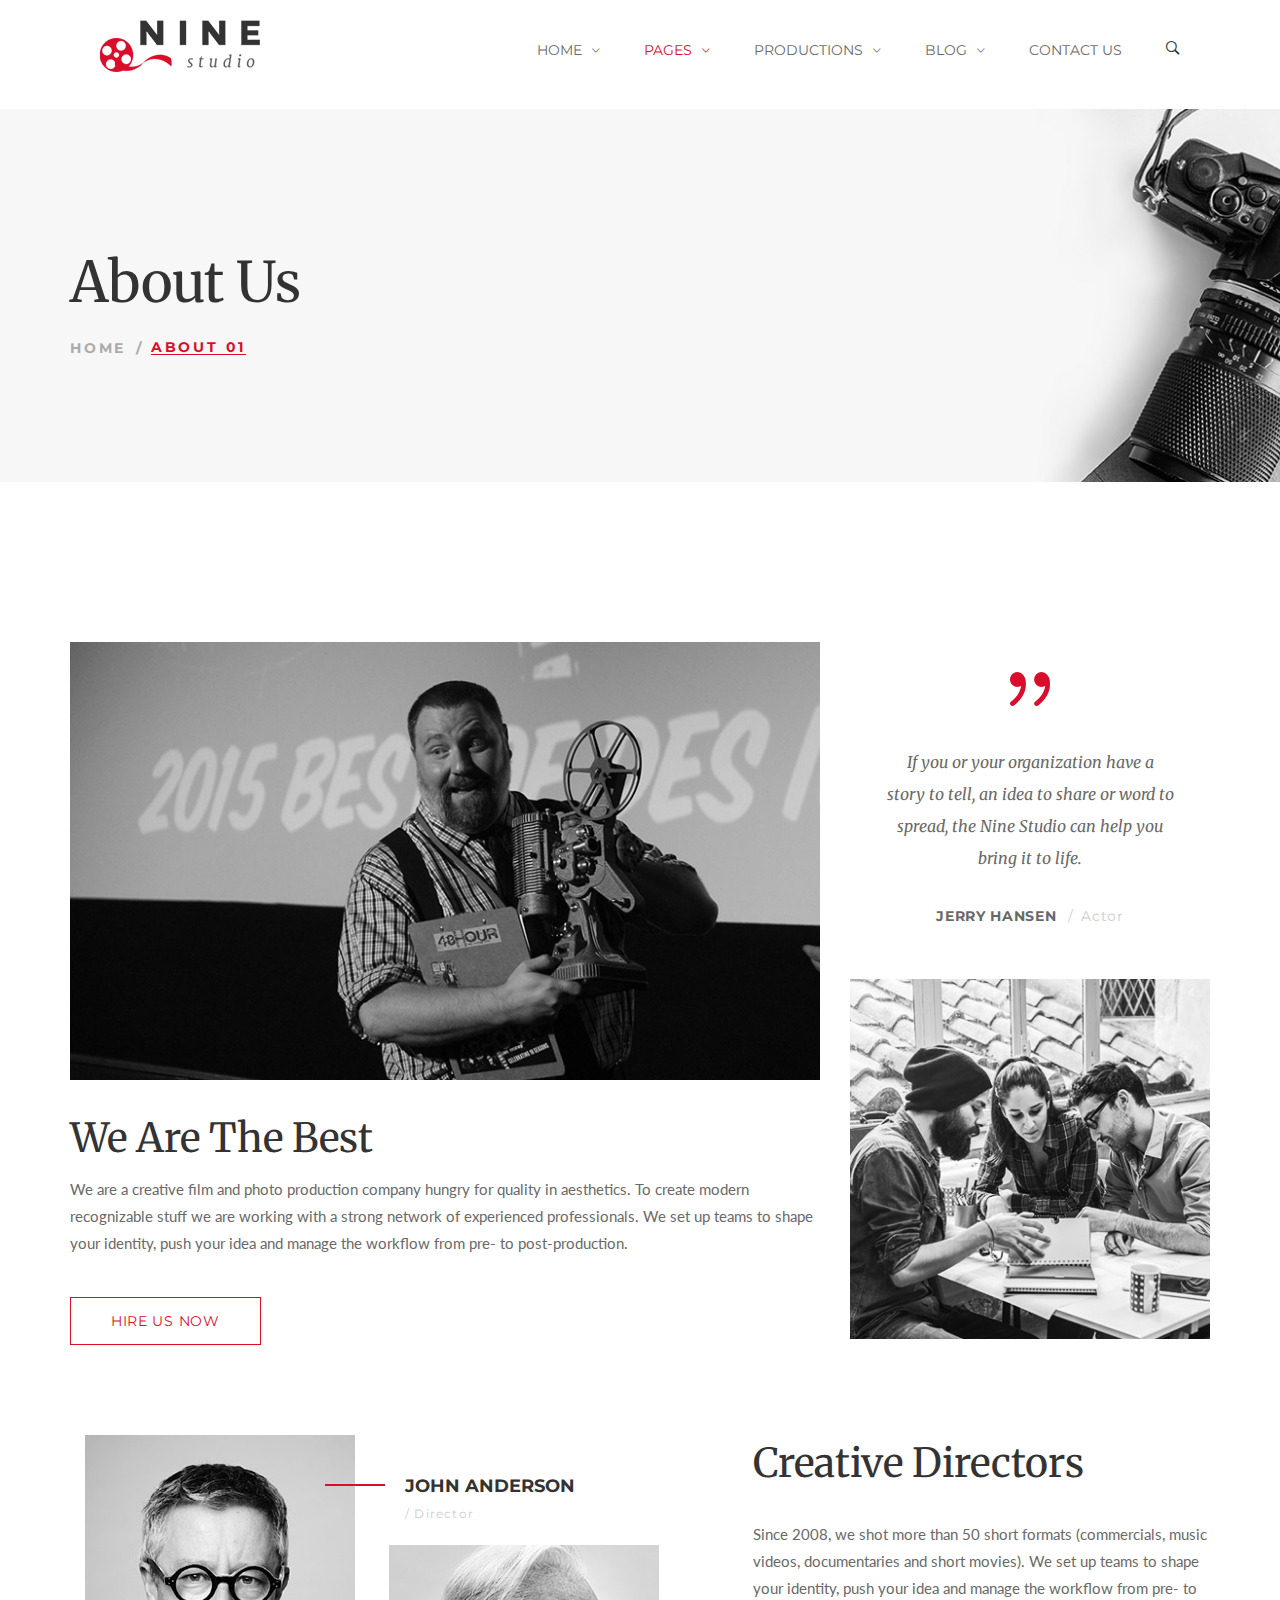
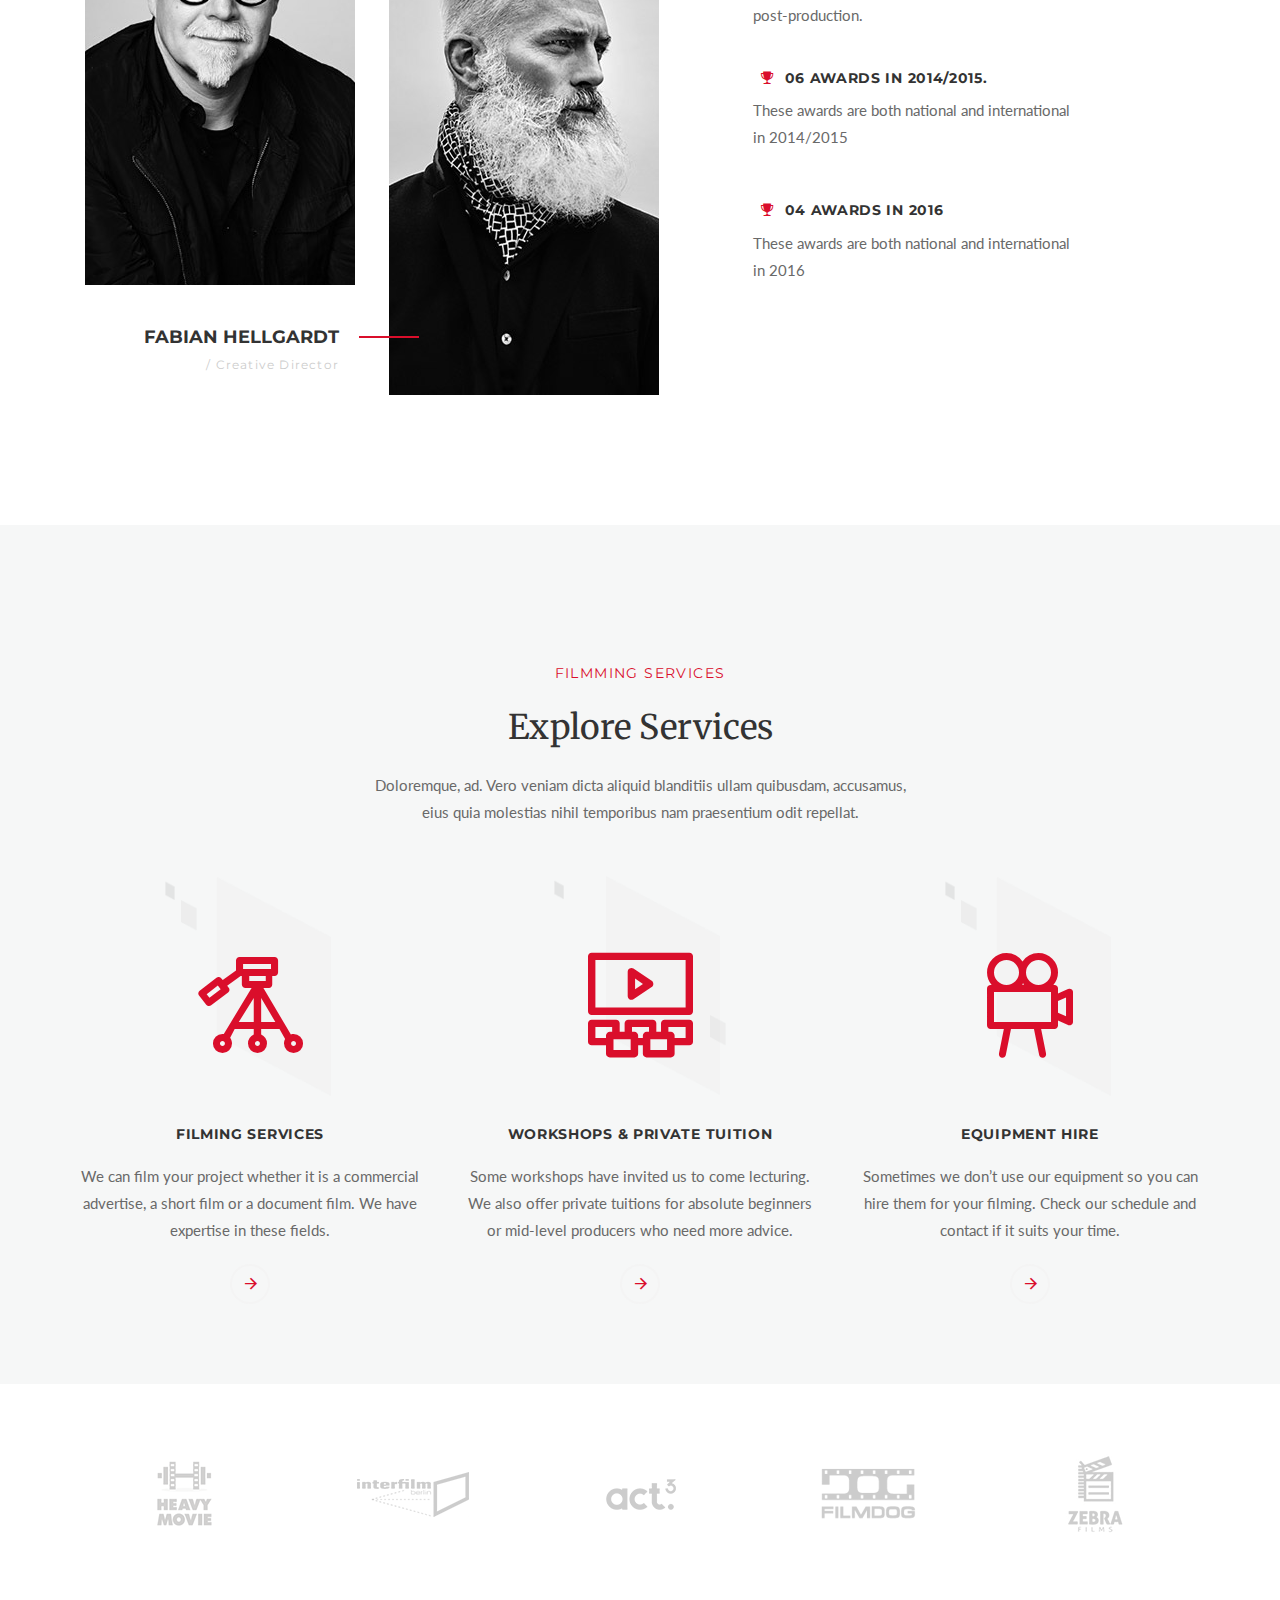
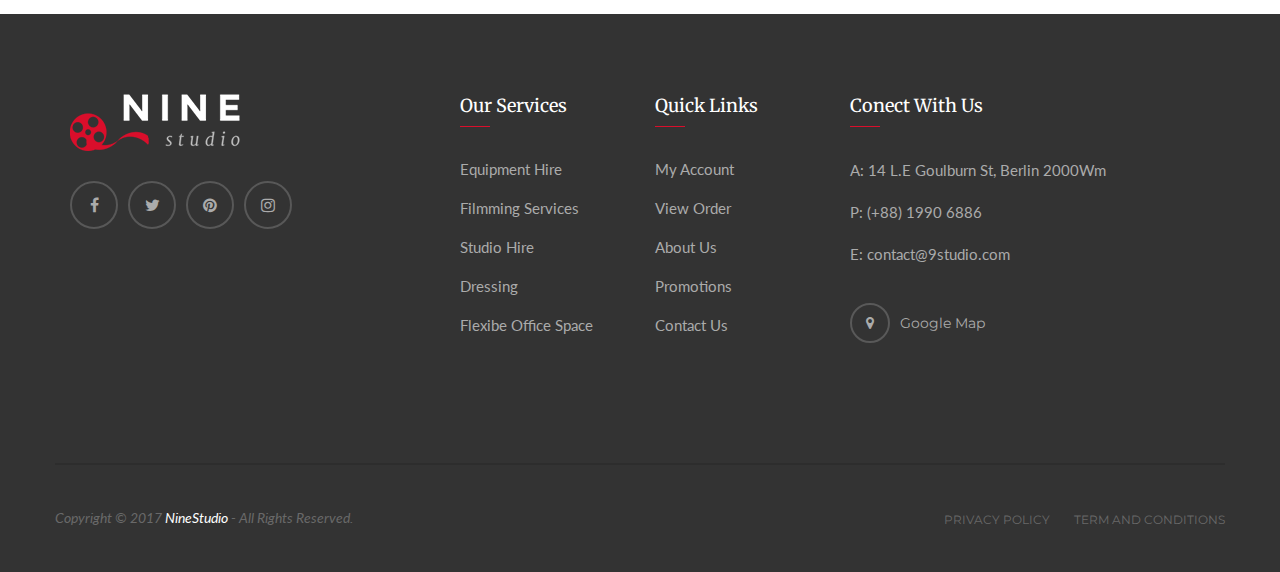
<file: about-1.html>
<!doctype html>
<html lang="en-US">
	<head>
		<meta http-equiv="Content-Type" content="text/html; charset=UTF-8"/>
		<meta name="viewport" content="width=device-width, initial-scale=1, maximum-scale=1, user-scalable=0"/>
		<link rel="shortcut icon" href="images/favicon.ico"/>
		<title>About 01 &#8211; Nine Studio HTML Template</title>

		<link rel="stylesheet" href="css/bootstrap.min.css" type="text/css" media="all"/>
		<link rel="stylesheet" href="css/font-awesome.min.css" type="text/css" media="all" />
		<link rel="stylesheet" href="css/ionicons.min.css" type="text/css" media="all" />
		<link rel="stylesheet" href="css/owl.carousel.css" type="text/css" media="all"/>
		<link rel="stylesheet" href="css/owl.theme.css" type="text/css" media="all"/>
		<link rel="stylesheet" href="css/component.css" type="text/css" media="all"/>
		<link rel="stylesheet" href="css/slick.css" type="text/css" media="all"/>
		<link rel="stylesheet" href="css/magnific-popup.css" type="text/css" media="all"/>
		<link rel="stylesheet" href="css/style.css" type="text/css" media="all"/>
		<link rel="stylesheet" href="css/custom.css" type="text/css" media="all"/>
		<link href="http://fonts.googleapis.com/css?family=Merriweather:300,300i,400,400i,700,700i,900,900i%7CMontserrat:100,100i,200,200i,300,300i,400,400i,500,500i,600,600i,700,700i,800,800i,900,900i%7CLato:100,100i,300,300i,400,400i,700,700i,900,900i" rel="stylesheet"/>
		<!-- HTML5 Shim and Respond.js IE8 support of HTML5 elements and media queries -->
		<!-- WARNING: Respond.js doesn't work if you view the page via file:// -->
		<!--[if lt IE 9]>
			<script src="https://oss.maxcdn.com/html5shiv/3.7.2/html5shiv.min.js"></script>
			<script src="https://oss.maxcdn.com/respond/1.4.2/respond.min.js"></script>
		<![endif]-->
	</head>
	<body>
		<div class="noo-spinner">
			<div class="spinner">
				<div class="child double-bounce1"></div>
				<div class="child double-bounce2"></div>
			</div>
		</div>
		<div id="menu-slideout" class="slideout-menu hidden-md-up">
			<div class="mobile-menu">
				<ul id="mobile-menu" class="menu">
					<li class="dropdown">
						<a href="#">Home</a>
						<i class="sub-menu-toggle fa fa-angle-down"></i>
						<ul class="sub-menu">
							<li><a href="index.html">Home Production</a></li>
							<li><a href="index-film-making.html">Home Film Making</a></li>
							<li><a href="index-studio.html">Home Studio</a></li>
							<li><a href="index-director.html">Home Director</a></li>
							<li><a href="index-agency.html">Home Agency</a></li>
							<li><a href="index-blogger.html">Home Blogger</a></li>
							<li><a href="index-showcase.html">Home Showcase</a></li>
						</ul>
					</li>
					<li class="dropdown">
						<a href="#">Pages</a>
						<i class="sub-menu-toggle fa fa-angle-down"></i>
						<ul class="sub-menu">
							<li class="dropdown">
								<a href="#">About</a>
								<i class="sub-menu-toggle fa fa-angle-down"></i>
								<ul class="sub-menu">
									<li class="active"><a href="about-1.html">About 01</a></li>
									<li><a href="about-2.html">About 02</a></li>
								</ul>
							</li>
							<li class="dropdown">
								<a href="#">Our Team</a>
								<i class="sub-menu-toggle fa fa-angle-down"></i>
								<ul class="sub-menu">
									<li><a href="our-team-1.html">Our Team 01</a></li>
									<li><a href="our-team-2.html">Our Team 02</a></li>
								</ul>
							</li>
							<li class="dropdown">
								<a href="#">Our Services</a>
								<i class="sub-menu-toggle fa fa-angle-down"></i>
								<ul class="sub-menu">
									<li><a href="our-services-1.html">Our Services 01</a></li>
									<li><a href="our-services-2.html">Our Services 02</a></li>
								</ul>
							</li>
							<li class="dropdown">
								<a href="#">Gallery</a>
								<i class="sub-menu-toggle fa fa-angle-down"></i>
								<ul class="sub-menu">
									<li><a href="gallery-1.html">Gallery 01</a></li>
									<li><a href="gallery-2.html">Gallery 02</a></li>
								</ul>
							</li>
							<li><a href="404.html">404</a></li>
						</ul>
					</li>
					<li class="dropdown">
						<a href="#">Productions</a>
						<i class="sub-menu-toggle fa fa-angle-down"></i>
						<ul class="sub-menu">
							<li><a href="our-projects-list.html">Productions List</a></li>
							<li><a href="our-projects-grid.html">Productions Grid</a></li>
						</ul>
					</li>
					<li class="dropdown">
						<a href="#">Blog</a>
						<i class="sub-menu-toggle fa fa-angle-down"></i>
						<ul class="sub-menu">
							<li><a href="blog-list-1.html">Blog List 01</a></li>
							<li><a href="blog-list-2.html">Blog List 02</a></li>
							<li><a href="blog-list-3.html">Blog List 03</a></li>
							<li><a href="blog-masonry.html">Blog Masonry</a></li>
						</ul>
					</li>
					<li>
						<a href="contact-us.html">Contact Us</a>
					</li>
				</ul>
			</div>
		</div>
		<div class="top-search">
			<div class="container">
				<div class="row">
					<div class="col-sm-12">
						<form>
							<input type="search" class="top-search-input" name="s" placeholder="What are you looking for?" />
						</form>
					</div>
				</div>
			</div>
		</div>
		<div class="site">
			<header id="header" class="header header-desktop header-1">
				<div class="container-fluid">
					<div class="row">
						<div class="col-md-3 p-0">
							<div class="header-left">
								<a href="index.html" id="branding_logo">
									<img class="logo" src="images/logo_alt.png" alt="Logo" title="Nine Studio" />
									<img class="logo-alt" src="images/logo_alt.png" alt="Logo" title="Nine Studio" />
								</a>
							</div>
						</div>
						<div class="col-md-9 p-0">
							<div class="header-right">
								<nav id="menu" class="menu menu-primary">
									<ul>
										<li class="dropdown">
											<a href="#">Home</a>
											<ul class="sub-menu">
												<li><a href="index.html">Home Production</a></li>
												<li><a href="index-film-making.html">Home Film Making</a></li>
												<li><a href="index-studio.html">Home Studio</a></li>
												<li><a href="index-director.html">Home Director</a></li>
												<li><a href="index-agency.html">Home Agency</a></li>
												<li><a href="index-blogger.html">Home Blogger</a></li>
												<li><a href="index-showcase.html">Home Showcase</a></li>
											</ul>
										</li>
										<li class="dropdown active">
											<a href="#">Pages</a>
											<ul class="sub-menu">
												<li class="dropdown">
													<a href="#">About</a>
													<ul class="sub-menu">
														<li><a href="about-1.html">About 01</a></li>
														<li><a href="about-2.html">About 02</a></li>
													</ul>
												</li>
												<li class="dropdown">
													<a href="#">Our Team</a>
													<ul class="sub-menu">
														<li><a href="our-team-1.html">Our Team 01</a></li>
														<li><a href="our-team-2.html">Our Team 02</a></li>
													</ul>
												</li>
												<li class="dropdown">
													<a href="#">Our Services</a>
													<ul class="sub-menu">
														<li><a href="our-services-1.html">Our Services 01</a></li>
														<li><a href="our-services-2.html">Our Services 02</a></li>
													</ul>
												</li>
												<li class="dropdown">
													<a href="#">Gallery</a>
													<ul class="sub-menu">
														<li><a href="gallery-1.html">Gallery 01</a></li>
														<li><a href="gallery-2.html">Gallery 02</a></li>
													</ul>
												</li>
												<li><a href="404.html">404</a></li>
											</ul>
										</li>
										<li class="dropdown">
											<a href="#">Productions</a>
											<ul class="sub-menu">
												<li><a href="our-projects-list.html">Productions List</a></li>
												<li><a href="our-projects-grid.html">Productions Grid</a></li>
											</ul>
										</li>
										<li class="dropdown">
											<a href="#">Blog</a>
											<ul class="sub-menu">
												<li><a href="blog-list-1.html">Blog List 01</a></li>
												<li><a href="blog-list-2.html">Blog List 02</a></li>
												<li><a href="blog-list-3.html">Blog List 03</a></li>
												<li><a href="blog-masonry.html">Blog Masonry</a></li>
											</ul>
										</li>
										<li>
											<a href="contact-us.html">Contact Us</a>
										</li>
									</ul>
								</nav>
								<div id="open-search" class="open-search top-search-btn"><i class="ion-ios-search-strong"></i></div>
							</div>
						</div>
					</div>
				</div>
			</header>
			<header class="header header-mobile">
				<div class="container">
					<div class="row">
						<div class="col-xs-2">
							<div class="header-left">
								<div id="open-left"><i class="ion-navicon"></i></div>
							</div>
						</div>
						<div class="col-xs-8">
							<div class="header-center">
								<a href="index.html" id="logo-2">
									<img class="logo-image" src="images/logo_alt.png" alt="Nine Studio Logo" />
								</a>
							</div>
						</div>
						<div class="col-xs-2">
							<div class="header-right">
								<div id="open-search-2" class="open-search top-search-btn">
									<i class="ion-ios-search-strong"></i>
								</div>
							</div>
						</div>
					</div>
				</div>
			</header>
			<div id="main">
				<div class="section page-title">
					<div class="container">
						<div class="row">
							<div class="col-sm-12">
								<div class="text-center-sm">
									<h1 class="title">About Us</h1>
									<div class="breadcrumbs">
										<ul>
											<li><a href="index.html">Home</a></li>
											<li>About 01</li>
										</ul>
									</div>
								</div>
							</div>
						</div>
					</div>
				</div>
				<div class="section pt-16 pb-10">
					<div class="container">
						<div class="row">
							<div class="col-md-8 col-sm-12">
								<div class="text-center-xs">
									<img src="images/film_8.jpg" alt="" class="mb-3" />
									<h2 class="section-title fz-40">We Are The Best</h2>
									<p>We are a creative film and photo production company hungry for quality in aesthetics. To create modern recognizable stuff we are working with a strong network of experienced professionals. We set up teams to shape your identity, push your idea and manage the workflow from pre- to post-production.</p>
									<div class="mt-4"></div>
									<a href="#" target="_self" class="button-2">Hire us now</a>
									<div class="mb-9"></div>
								</div>
							</div>
							<div class="col-md-4 col-sm-12">
								<div class="mt-3"></div>
								<div class="film-single-testimonial small">
									<div class="item">
										<div class="photo">
											<img src="images/quote_bg_2.png" alt="" />
										</div>
										<div class="text">
											If you or your organization have a story to tell, an idea to share or word to spread, the Nine Studio can help you bring it to life.
										</div>
										<div class="info">
											<div class="author">
												<span class="name">Jerry Hansen</span> 
												<span class="tagline">Actor</span>
											</div>
										</div>
										<div class="mt-5"></div>
										<img src="images/film_9.jpg" alt="" />
									</div>
								</div>
								<div class="mb-9"></div>
							</div>
						</div>
						<div class="row">
							<div class="col-md-7 col-sm-12">
								<div class="film-list-member">
									<div class="item">
										<div class="photo">
											<img src="images/team/team_6.jpg" alt="" />
										</div>
										<div class="info">
											<span class="name">John Anderson</span>
											<span class="tagline">/ Director</span>
										</div>
									</div>
									<div class="item">
										<div class="photo">
											<img src="images/team/team_7.jpg" alt="" />
										</div>
										<div class="info">
											<span class="name">Fabian Hellgardt</span>
											<span class="tagline nd-font">/ Creative Director</span>
										</div>
									</div>
								</div>
							</div>
							<div class="col-md-5 col-sm-12">
								<h2 class="section-title fz-40 mb-3">Creative Directors</h2>
								<p class="mb-3">Since 2008, we shot more than 50 short formats (commercials, music videos, documentaries and short movies). We set up teams to shape your identity, push your idea and manage the workflow from pre- to post-production.</p>
								<div class="icon-boxes icon-boxes-small">
									<div class="icon-boxes-icon">
										<i class="ion-trophy"></i>
									</div>
									<h5 class="icon-boxes-title"> 06 Awards in 2014/2015.</h5>
									<div class="icon-boxes-content">
										These awards are both national and international<br /> in 2014/2015
									</div>
								</div>
								<div class="mb-4"></div>
								<div class="icon-boxes icon-boxes-small">
									<div class="icon-boxes-icon">
										<i class="ion-trophy"></i>
									</div>
									<h5 class="icon-boxes-title"> 04 Awards in 2016</h5>
									<div class="icon-boxes-content">
										These awards are both national and international<br /> in 2016
									</div>
								</div>
							</div>
						</div>
					</div>
				</div>
				<div class="section bg-light pt-14 pb-8">
					<div class="container">
						<div class="row">
							<div class="col-sm-12">
								<div class="text-center">
									<h3 class="sub-title primary-color"> Filmming Services</h3>
									<h2 class="section-title mb-2">Explore Services</h2>
									<p class="mb-4">Doloremque, ad. Vero veniam dicta aliquid blanditiis ullam quibusdam, accusamus, <br />eius quia molestias nihil temporibus nam praesentium odit repellat.</p>
								</div>
							</div>
						</div>
						<div class="row">
							<div class="col-md-4">
								<div class="icon-boxes icon-boxes-bg text-center">
									<div class="icon-boxes-icon" data-bg-image="images/icon-boxes/icon_bg_1.png">
										<i class="ns-tripod"></i>
									</div>
									<div class="icon-boxes-inner">
										<h5 class="icon-boxes-title">FILMING SERVICES</h5>
										<div class="icon-boxes-content">
											We can film your project whether it is a commercial advertise, a short film or a document film. We have expertise in these fields.
										</div>
										<div class="icon-boxes-link">
											<a href="#"><span class="ion-android-arrow-forward"></span></a>
										</div>
									</div>
								</div>
							</div>
							<div class="col-md-4">
								<div class="icon-boxes icon-boxes-bg text-center">
									<div class="icon-boxes-icon" data-bg-image="images/icon-boxes/icon_bg_2.png">
										<i class="ns-seats"></i>
									</div>
									<div class="icon-boxes-inner">
										<h5 class="icon-boxes-title">WORKSHOPS &amp; PRIVATE TUITION</h5>
										<div class="icon-boxes-content">
											Some workshops have invited us to come lecturing. We also offer private tuitions for absolute beginners or mid-level producers who need more advice.
										</div>
										<div class="icon-boxes-link">
											<a href="#"><span class="ion-android-arrow-forward"></span></a>
										</div>
									</div>
								</div>
							</div>
							<div class="col-md-4">
								<div class="icon-boxes icon-boxes-bg text-center">
									<div class="icon-boxes-icon" data-bg-image="images/icon-boxes/icon_bg_3.png">
										<i class="ns-video-camera"></i>
									</div>
									<div class="icon-boxes-inner">
										<h5 class="icon-boxes-title">Equipment hire</h5>
										<div class="icon-boxes-content">
											Sometimes we don’t use our equipment so you can hire them for your filming. Check our schedule and contact if it suits your time.
										</div>
										<div class="icon-boxes-link">
											<a href="#"><span class="ion-android-arrow-forward"></span></a>
										</div>
									</div>
								</div>
							</div>
						</div>
					</div>
				</div>
				<div class="section pt-7 pb-5">
					<div class="container">
						<div class="row">
							<div class="col-sm-12">
								<div class="logo-carousel" data-auto-play="true" data-desktop="5" data-laptop="3" data-tablet="3" data-mobile="2">
									<div class="logo-item">
										<img src="images/logo/logo_5.jpg" alt="" />
									</div>
									<div class="logo-item">
										<img src="images/logo/logo_6.jpg" alt="" />
									</div>
									<div class="logo-item">
										<img src="images/logo/logo_7.jpg" alt="" />
									</div>
									<div class="logo-item">
										<img src="images/logo/logo_8.jpg" alt="" />
									</div>
									<div class="logo-item">
										<img src="images/logo/logo_9.jpg" alt="" />
									</div>
									<div class="logo-item">
										<img src="images/logo/logo_10.jpg" alt="" />
									</div>
								</div>
							</div>
						</div>
					</div>
				</div>
			</div>
			<footer class="footer">
				<div class="container">
					<div class="row">
						<div class="col-md-4">
							<a href="index.html" id="footer_logo">
								<img class="footer-logo-image" src="images/logo_footer.png" alt="Nine Studio" />
							</a>
							<div class="footer-social">
								<a data-toggle="tooltip" data-placement="top" title="" data-original-title="Facebook" href="#"><i class="fa fa-facebook"></i></a>
								<a data-toggle="tooltip" data-placement="top" title="" data-original-title="Twitter" href="#"><i class="fa fa-twitter"></i></a>
								<a data-toggle="tooltip" data-placement="top" title="" data-original-title="Pinterest" href="#"><i class="fa fa-pinterest"></i></a>
								<a data-toggle="tooltip" data-placement="top" title="" data-original-title="Instagram" href="#"><i class="fa fa-instagram"></i></a>
							</div>
						</div>
						<div class="col-md-2">
							<div class="widget">
								<h3 class="widget-title">Our Services</h3>
								<ul>
									<li><a href="#">Equipment Hire</a></li>
									<li><a href="#">Filmming Services</a></li>
									<li><a href="#">Studio Hire</a></li>
									<li><a href="#">Dressing</a></li>
									<li><a href="#">Flexibe Office Space</a></li>
								</ul>
							</div>
						</div>
						<div class="col-md-2">
							<div class="widget">
								<h3 class="widget-title">Quick Links</h3>
								<ul>
									<li><a href="#">My Account</a></li>
									<li><a href="#">View Order</a></li>
									<li><a href="#">About Us</a></li>
									<li><a href="#">Promotions</a></li>
									<li><a href="#">Contact Us</a></li>
								</ul>
							</div>
						</div>
						<div class="col-md-4">
							<div class="widget">
								<h3 class="widget-title">Conect With Us</h3>
								<div class="textwidget">
									<p>A: 14 L.E Goulburn St, Berlin 2000Wm</p>
									<p>P: (+88) 1990 6886</p>
									<p>E: <a href="mailto:contact@9studio.com">contact@9studio.com</a></p>
								</div>
								<div class="footer-gmap">
									<a href="#gmap-popup" class="open-popup-link">Google Map</a>
									<div id="gmap-popup" class="mfp-hide">
										<iframe id="gmap" src="https://www.google.com/maps/embed?pb=!1m18!1m12!1m3!1d3412.0554760559626!2d151.42366529037852!3d-32.80714560754794!2m3!1f0!2f0!3f0!3m2!1i1024!2i768!4f13.1!3m3!1m2!1s0x6b73360bf7441cf9%3A0x7d18a93f0244f271!2s14+Goulburn+St%2C+Abermain+NSW+2326%2C+Australia!5e0!3m2!1sen!2s!4v1482743874873" width="600" height="450" allowfullscreen></iframe>
									</div>
								</div>
							</div>
						</div>
					</div>
				</div>
			</footer>
			<div class="copyright">
				<div class="container">
					<div class="row">
						<div class="copyright-container">
							<div class="col-md-6 p-0">
								<div class="copyright-left">
									Copyright © 2017 <a href="#">NineStudio</a> - All Rights Reserved.
								</div>
							</div>
							<div class="col-md-6 p-0">
								<div class="copyright-right">
									<ul>
										<li><a href="#">Privacy Policy</a></li>
										<li><a href="#">Term And Conditions</a></li>
									</ul>
								</div>
							</div>
						</div>
					</div>
				</div>
			</div>
		</div>

		<div class="modals">
			<div class="md-modal md-effect-1" id="modal-1">
				<div class="md-content bg-transparent">
					<iframe src="https://player.vimeo.com/video/177252412" width="500" height="281" allowfullscreen></iframe>
					<button class="md-close">Close me!</button>
				</div>
			</div>
		</div>

		<div class="md-overlay"></div><!-- the overlay element -->

		<a class="backtotop" id="backtotop"><i class="ion-android-arrow-up"></i></a>

		<script type="text/javascript" src="js/jquery.min.js"></script>
		<script type="text/javascript" src="js/jquery-migrate.min.js"></script>
		<script type="text/javascript" src="js/bootstrap.min.js"></script>
		<script type="text/javascript" src="js/modernizr-2.7.1.min.js"></script>
		<script type="text/javascript" src="js/owl.carousel.min.js"></script>
		<script type="text/javascript" src="js/imagesloaded.pkgd.min.js"></script>
		<script type="text/javascript" src="js/isotope.pkgd.min.js"></script>
		<script type="text/javascript" src="js/jquery.isotope.init.js"></script>
		<script type="text/javascript" src="js/classie.js"></script>
		<script type="text/javascript" src="js/modalEffects.js"></script>
		<script type="text/javascript" src="js/slick.min.js"></script>
		<script type="text/javascript" src="js/jquery.magnific-popup.min.js"></script>
		<script type="text/javascript" src="js/script.js"></script>
	</body>
</html>
</file>
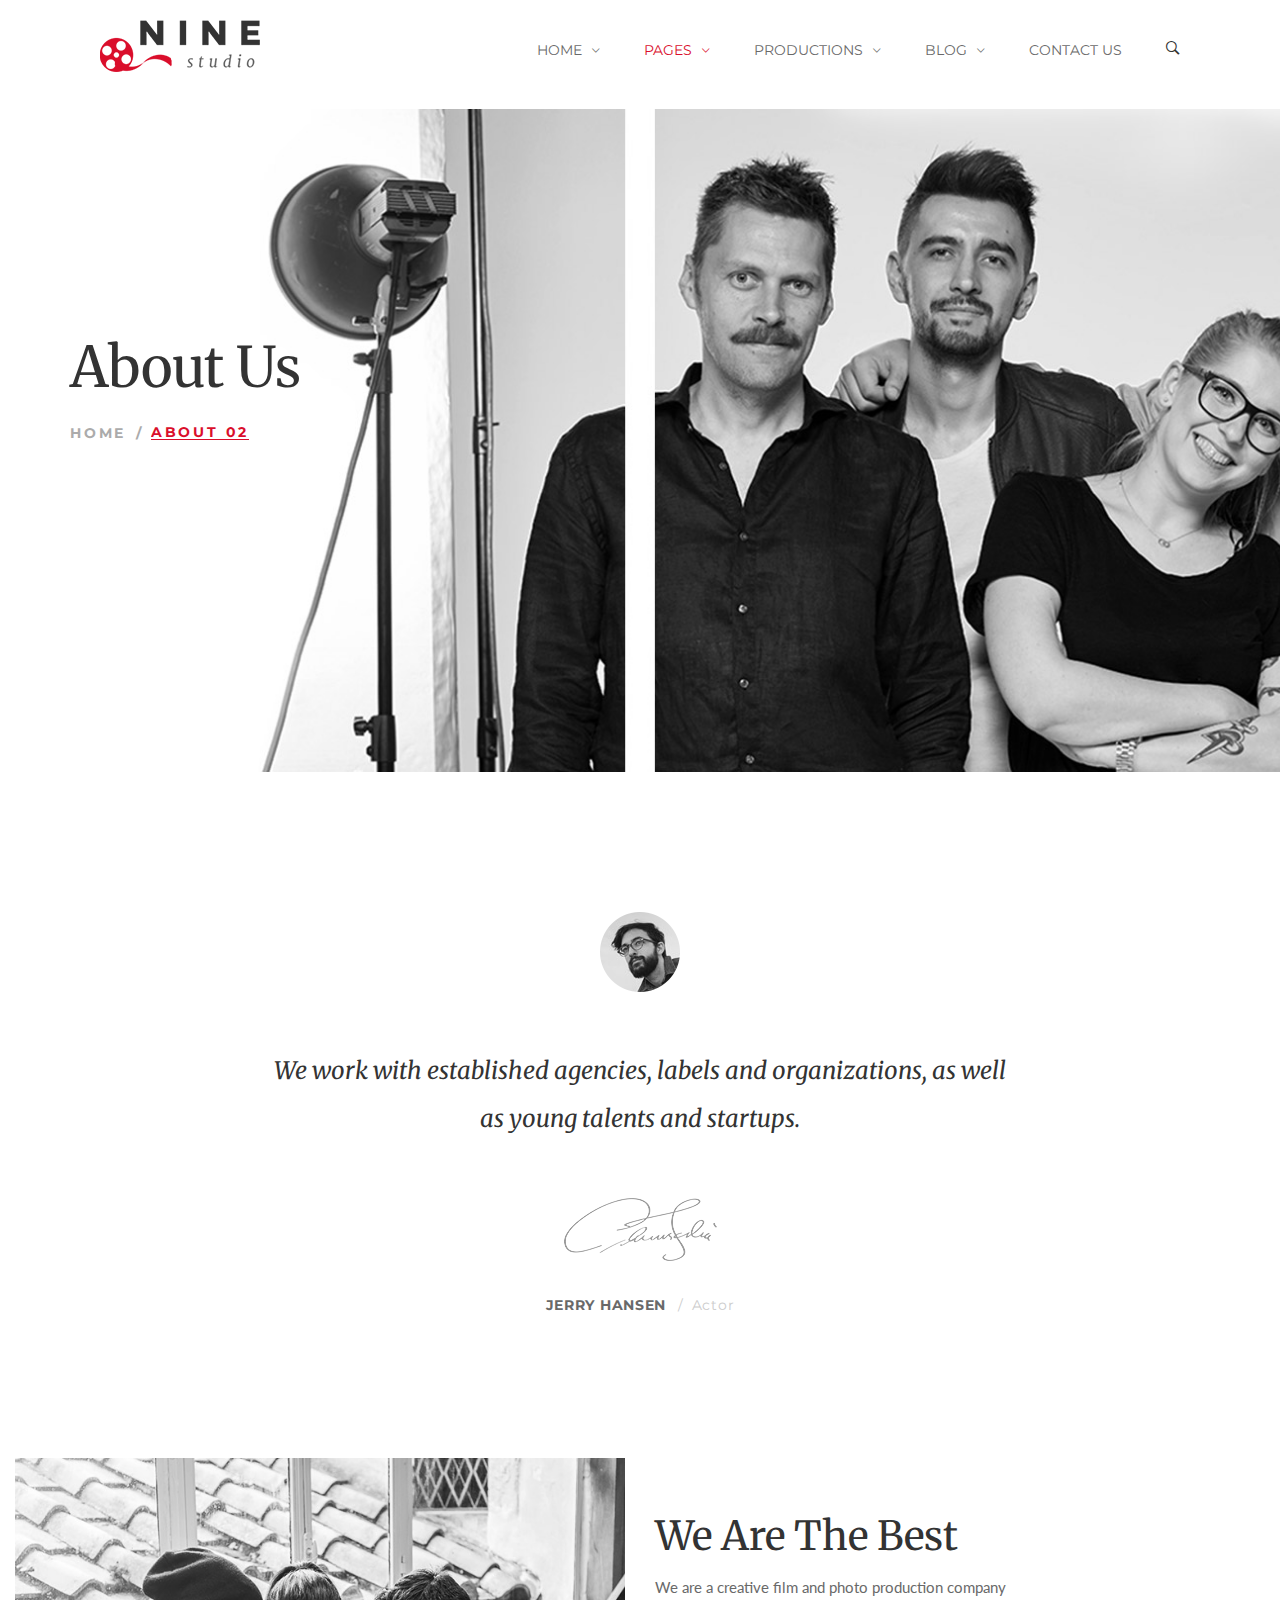
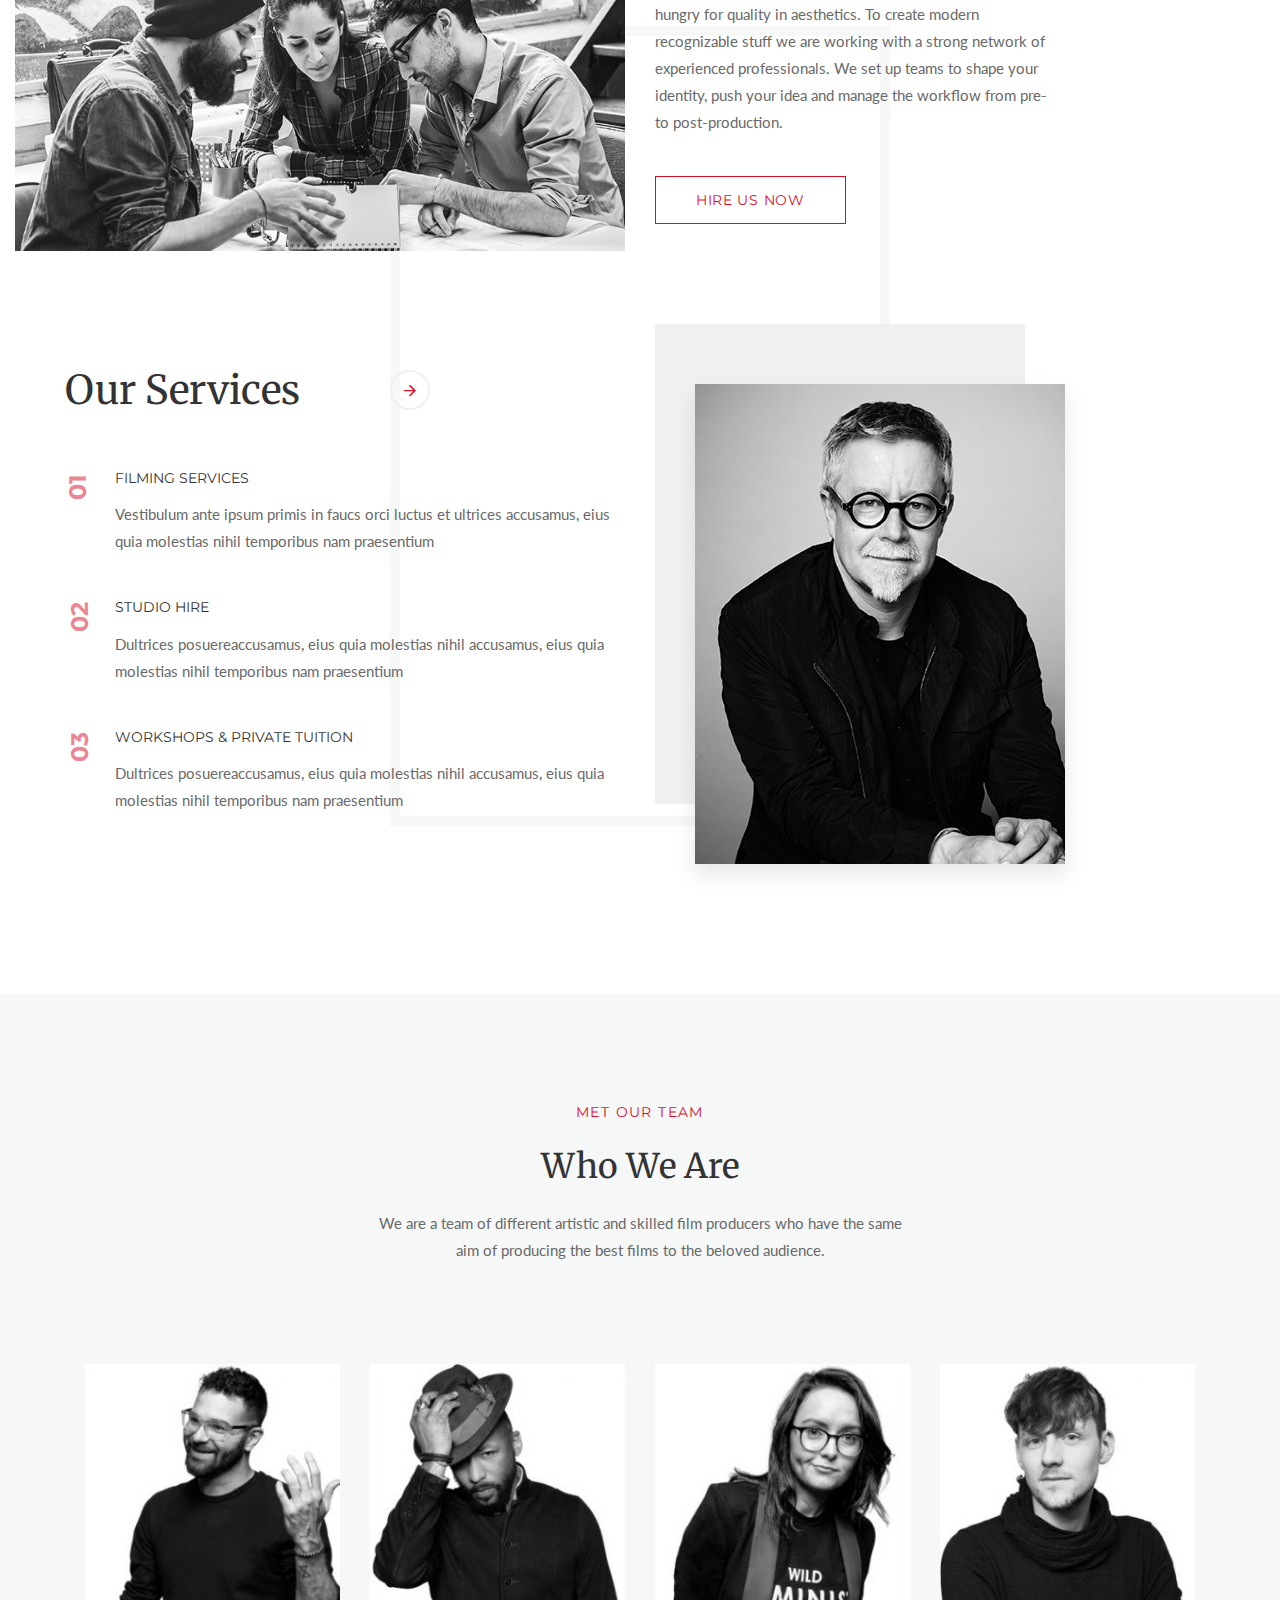
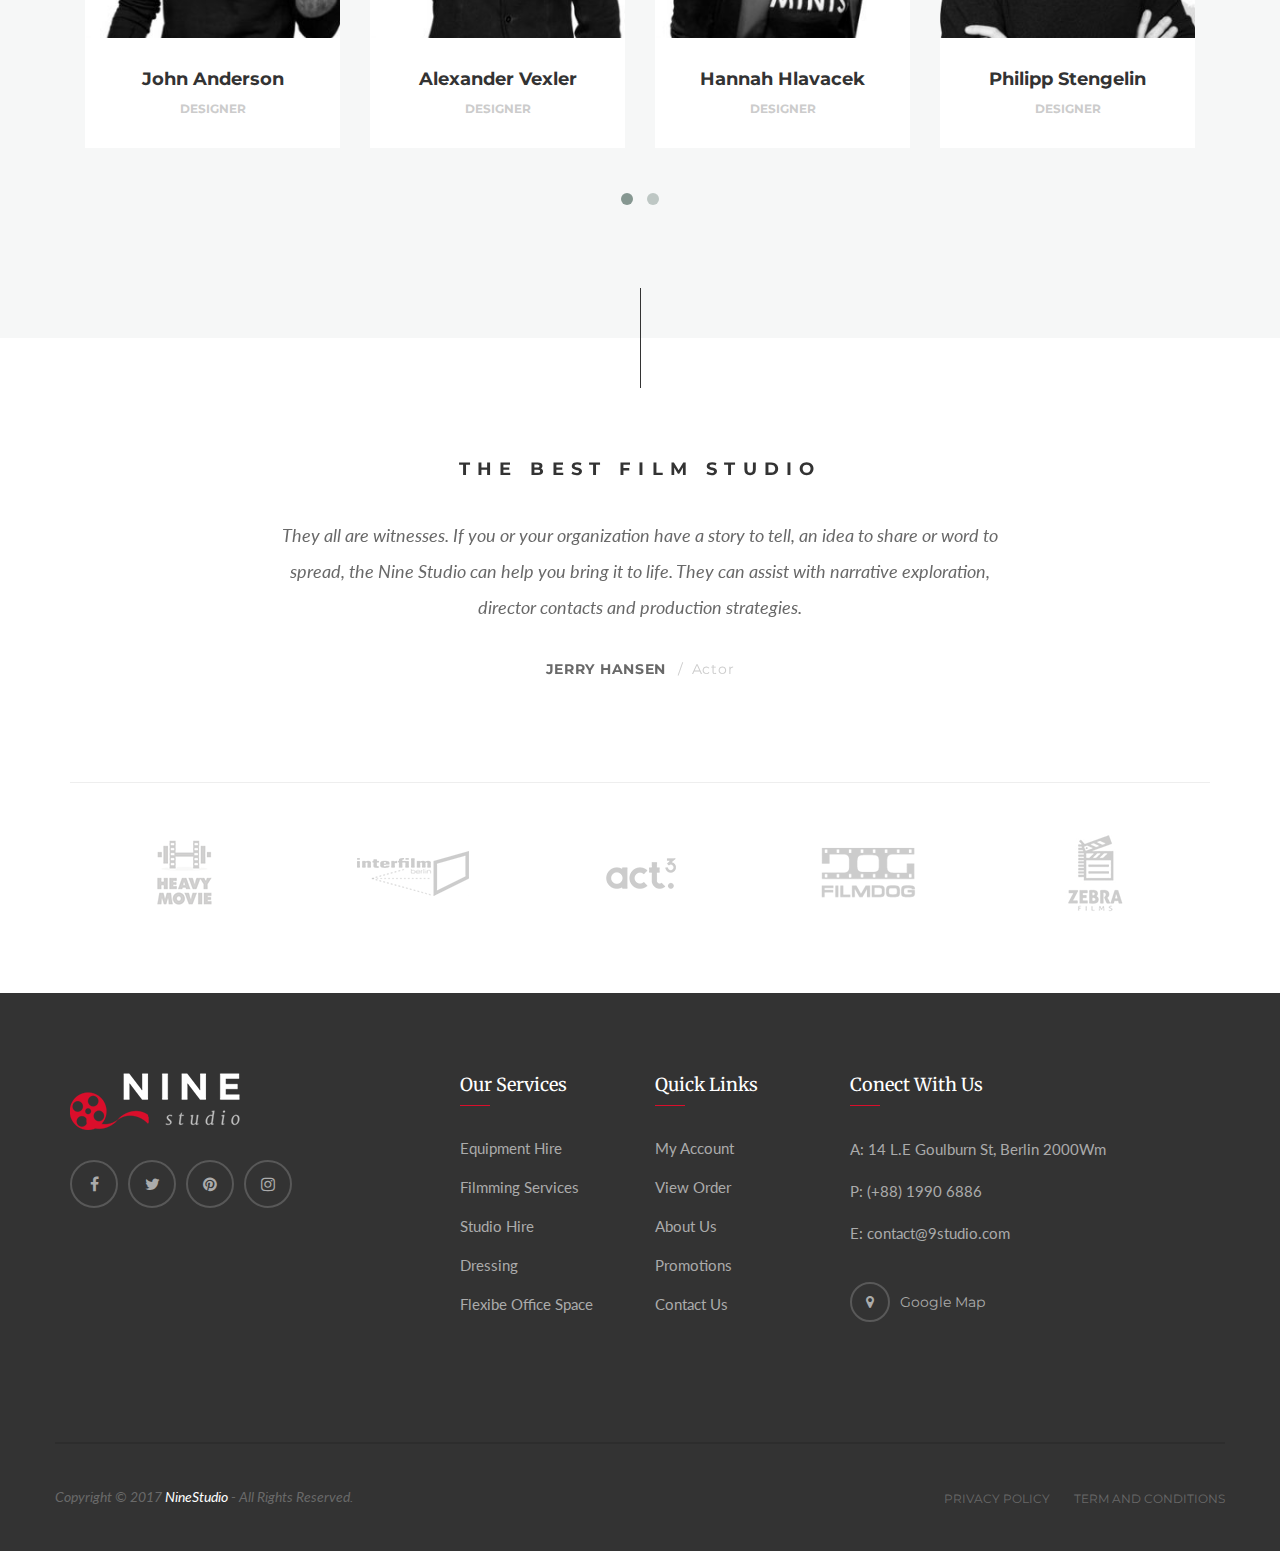
<file: about-2.html>
<!doctype html>
<html lang="en-US">
	<head>
		<meta http-equiv="Content-Type" content="text/html; charset=UTF-8"/>
		<meta name="viewport" content="width=device-width, initial-scale=1, maximum-scale=1, user-scalable=0"/>
		<link rel="shortcut icon" href="images/favicon.ico"/>
		<title>About 02 &#8211; Nine Studio HTML Template</title>

		<link rel="stylesheet" href="css/bootstrap.min.css" type="text/css" media="all"/>
		<link rel="stylesheet" href="css/font-awesome.min.css" type="text/css" media="all" />
		<link rel="stylesheet" href="css/ionicons.min.css" type="text/css" media="all" />
		<link rel="stylesheet" href="css/owl.carousel.css" type="text/css" media="all"/>
		<link rel="stylesheet" href="css/owl.theme.css" type="text/css" media="all"/>
		<link rel="stylesheet" href="css/component.css" type="text/css" media="all"/>
		<link rel="stylesheet" href="css/slick.css" type="text/css" media="all"/>
		<link rel="stylesheet" href="css/magnific-popup.css" type="text/css" media="all"/>
		<link rel="stylesheet" href="css/style.css" type="text/css" media="all"/>
		<link rel="stylesheet" href="css/custom.css" type="text/css" media="all"/>
		<link href="http://fonts.googleapis.com/css?family=Merriweather:300,300i,400,400i,700,700i,900,900i%7CMontserrat:100,100i,200,200i,300,300i,400,400i,500,500i,600,600i,700,700i,800,800i,900,900i%7CLato:100,100i,300,300i,400,400i,700,700i,900,900i" rel="stylesheet"/>
		<!-- HTML5 Shim and Respond.js IE8 support of HTML5 elements and media queries -->
		<!-- WARNING: Respond.js doesn't work if you view the page via file:// -->
		<!--[if lt IE 9]>
			<script src="https://oss.maxcdn.com/html5shiv/3.7.2/html5shiv.min.js"></script>
			<script src="https://oss.maxcdn.com/respond/1.4.2/respond.min.js"></script>
		<![endif]-->
	</head>
	<body>
		<div class="noo-spinner">
			<div class="spinner">
				<div class="child double-bounce1"></div>
				<div class="child double-bounce2"></div>
			</div>
		</div>
		<div id="menu-slideout" class="slideout-menu hidden-md-up">
			<div class="mobile-menu">
				<ul id="mobile-menu" class="menu">
					<li class="dropdown">
						<a href="#">Home</a>
						<i class="sub-menu-toggle fa fa-angle-down"></i>
						<ul class="sub-menu">
							<li><a href="index.html">Home Production</a></li>
							<li><a href="index-film-making.html">Home Film Making</a></li>
							<li><a href="index-studio.html">Home Studio</a></li>
							<li><a href="index-director.html">Home Director</a></li>
							<li><a href="index-agency.html">Home Agency</a></li>
							<li><a href="index-blogger.html">Home Blogger</a></li>
							<li><a href="index-showcase.html">Home Showcase</a></li>
						</ul>
					</li>
					<li class="dropdown">
						<a href="#">Pages</a>
						<i class="sub-menu-toggle fa fa-angle-down"></i>
						<ul class="sub-menu">
							<li class="dropdown">
								<a href="#">About</a>
								<i class="sub-menu-toggle fa fa-angle-down"></i>
								<ul class="sub-menu">
									<li><a href="about-1.html">About 01</a></li>
									<li class="active"><a href="about-2.html">About 02</a></li>
								</ul>
							</li>
							<li class="dropdown">
								<a href="#">Our Team</a>
								<i class="sub-menu-toggle fa fa-angle-down"></i>
								<ul class="sub-menu">
									<li><a href="our-team-1.html">Our Team 01</a></li>
									<li><a href="our-team-2.html">Our Team 02</a></li>
								</ul>
							</li>
							<li class="dropdown">
								<a href="#">Our Services</a>
								<i class="sub-menu-toggle fa fa-angle-down"></i>
								<ul class="sub-menu">
									<li><a href="our-services-1.html">Our Services 01</a></li>
									<li><a href="our-services-2.html">Our Services 02</a></li>
								</ul>
							</li>
							<li class="dropdown">
								<a href="#">Gallery</a>
								<i class="sub-menu-toggle fa fa-angle-down"></i>
								<ul class="sub-menu">
									<li><a href="gallery-1.html">Gallery 01</a></li>
									<li><a href="gallery-2.html">Gallery 02</a></li>
								</ul>
							</li>
							<li><a href="404.html">404</a></li>
						</ul>
					</li>
					<li class="dropdown">
						<a href="#">Productions</a>
						<i class="sub-menu-toggle fa fa-angle-down"></i>
						<ul class="sub-menu">
							<li><a href="our-projects-list.html">Productions List</a></li>
							<li><a href="our-projects-grid.html">Productions Grid</a></li>
						</ul>
					</li>
					<li class="dropdown">
						<a href="#">Blog</a>
						<i class="sub-menu-toggle fa fa-angle-down"></i>
						<ul class="sub-menu">
							<li><a href="blog-list-1.html">Blog List 01</a></li>
							<li><a href="blog-list-2.html">Blog List 02</a></li>
							<li><a href="blog-list-3.html">Blog List 03</a></li>
							<li><a href="blog-masonry.html">Blog Masonry</a></li>
						</ul>
					</li>
					<li>
						<a href="contact-us.html">Contact Us</a>
					</li>
				</ul>
			</div>
		</div>
		<div class="top-search">
			<div class="container">
				<div class="row">
					<div class="col-sm-12">
						<form>
							<input type="search" class="top-search-input" name="s" placeholder="What are you looking for?" />
						</form>
					</div>
				</div>
			</div>
		</div>
		<div class="site">
			<header id="header" class="header header-desktop header-1">
				<div class="container-fluid">
					<div class="row">
						<div class="col-md-3 p-0">
							<div class="header-left">
								<a href="index.html" id="branding_logo">
									<img class="logo" src="images/logo_alt.png" alt="Logo" title="Nine Studio" />
									<img class="logo-alt" src="images/logo_alt.png" alt="Logo" title="Nine Studio" />
								</a>
							</div>
						</div>
						<div class="col-md-9 p-0">
							<div class="header-right">
								<nav id="menu" class="menu menu-primary">
									<ul>
										<li class="dropdown">
											<a href="#">Home</a>
											<ul class="sub-menu">
												<li><a href="index.html">Home Production</a></li>
												<li><a href="index-film-making.html">Home Film Making</a></li>
												<li><a href="index-studio.html">Home Studio</a></li>
												<li><a href="index-director.html">Home Director</a></li>
												<li><a href="index-agency.html">Home Agency</a></li>
												<li><a href="index-blogger.html">Home Blogger</a></li>
												<li><a href="index-showcase.html">Home Showcase</a></li>
											</ul>
										</li>
										<li class="dropdown active">
											<a href="#">Pages</a>
											<ul class="sub-menu">
												<li class="dropdown">
													<a href="#">About</a>
													<ul class="sub-menu">
														<li><a href="about-1.html">About 01</a></li>
														<li><a href="about-2.html">About 02</a></li>
													</ul>
												</li>
												<li class="dropdown">
													<a href="#">Our Team</a>
													<ul class="sub-menu">
														<li><a href="our-team-1.html">Our Team 01</a></li>
														<li><a href="our-team-2.html">Our Team 02</a></li>
													</ul>
												</li>
												<li class="dropdown">
													<a href="#">Our Services</a>
													<ul class="sub-menu">
														<li><a href="our-services-1.html">Our Services 01</a></li>
														<li><a href="our-services-2.html">Our Services 02</a></li>
													</ul>
												</li>
												<li class="dropdown">
													<a href="#">Gallery</a>
													<ul class="sub-menu">
														<li><a href="gallery-1.html">Gallery 01</a></li>
														<li><a href="gallery-2.html">Gallery 02</a></li>
													</ul>
												</li>
												<li><a href="404.html">404</a></li>
											</ul>
										</li>
										<li class="dropdown">
											<a href="#">Productions</a>
											<ul class="sub-menu">
												<li><a href="our-projects-list.html">Productions List</a></li>
												<li><a href="our-projects-grid.html">Productions Grid</a></li>
											</ul>
										</li>
										<li class="dropdown">
											<a href="#">Blog</a>
											<ul class="sub-menu">
												<li><a href="blog-list-1.html">Blog List 01</a></li>
												<li><a href="blog-list-2.html">Blog List 02</a></li>
												<li><a href="blog-list-3.html">Blog List 03</a></li>
												<li><a href="blog-masonry.html">Blog Masonry</a></li>
											</ul>
										</li>
										<li>
											<a href="contact-us.html">Contact Us</a>
										</li>
									</ul>
								</nav>
								<div id="open-search" class="open-search top-search-btn"><i class="ion-ios-search-strong"></i></div>
							</div>
						</div>
					</div>
				</div>
			</header>
			<header class="header header-mobile">
				<div class="container">
					<div class="row">
						<div class="col-xs-2">
							<div class="header-left">
								<div id="open-left"><i class="ion-navicon"></i></div>
							</div>
						</div>
						<div class="col-xs-8">
							<div class="header-center">
								<a href="index.html" id="logo-2">
									<img class="logo-image" src="images/logo_alt.png" alt="Nine Studio Logo" />
								</a>
							</div>
						</div>
						<div class="col-xs-2">
							<div class="header-right">
								<div id="open-search-2" class="open-search top-search-btn">
									<i class="ion-ios-search-strong"></i>
								</div>
							</div>
						</div>
					</div>
				</div>
			</header>
			<div id="main">
				<div class="section page-title big-style">
					<div class="container">
						<div class="row">
							<div class="col-sm-12">
								<div class="text-center-sm">
									<h1 class="title">About Us</h1>
									<div class="breadcrumbs">
										<ul>
											<li><a href="index.html">Home</a></li>
											<li>About 02</li>
										</ul>
									</div>
								</div>
							</div>
						</div>
					</div>
				</div>
				<div class="section pt-14 pb-14">
					<div class="container">
						<div class="row">
							<div class="col-sm-12">
								<div class="film-single-testimonial">
									<div class="item">
										<div class="photo">
											<img src="images/avatar/avatar_1.png" alt="" />
										</div>
										<div class="text">
											We work with established agencies, labels and organizations, as well as young talents and startups.
										</div>
										<div class="sign">
											<img src="images/sign.png" alt="" />
										</div>
										<div class="info">
											<div class="author">
												<span class="name">Jerry Hansen</span> 
												<span class="tagline">Actor</span>
											</div>
										</div>
									</div>
								</div>
							</div>
						</div>
					</div>
				</div>
				<div class="section section-bg-10 pb-18">
					<div class="container-fluid">
						<div class="row">
							<div class="col-md-6 col-sm-12">
								<div class="text-center">
									<img src="images/film_10.jpg" alt="" />
								</div>
							</div>
							<div class="col-md-4 col-sm-12">
								<div class="text-center-xs">
									<div class="mt-5"></div>
									<h2 class="section-title fz-40">We Are The Best</h2>
									<p>We are a creative film and photo production company hungry for quality in aesthetics. To create modern recognizable stuff we are working with a strong network of experienced professionals. We set up teams to shape your identity, push your idea and manage the workflow from pre- to post-production.</p>
									<div class="mt-4"></div>
									<a href="#" target="_self" class="button-2">Hire us now</a>
									<div class="mb-10"></div>
								</div>
							</div>
							<div class="col-sm-2"></div>
						</div>
						<div class="row">
							<div class="col-sm-6">
								<div class="mt-3"></div>
								<div class="film-our-services-list mw-560-r">
									<div class="big-title">
										<a href="#">Our Services</a>
									</div>
									<div class="items">
										<div class="item">
											<span class="number"> 01 </span> 
											<span class="title"> Filming Services </span> 
											<span class="content"> Vestibulum ante ipsum primis in faucs orci luctus et ultrices accusamus, eius quia molestias nihil temporibus nam praesentium </span>
										</div>
										<div class="item"> 
											<span class="number"> 02 </span> 
											<span class="title"> Studio Hire </span> 
											<span class="content"> Dultrices posuereaccusamus, eius quia molestias nihil accusamus, eius quia molestias nihil temporibus nam praesentium </span>
										</div>
										<div class="item"> 
											<span class="number"> 03 </span> 
											<span class="title"> Workshops &amp; Private Tuition </span> 
											<span class="content"> Dultrices posuereaccusamus, eius quia molestias nihil accusamus, eius quia molestias nihil temporibus nam praesentium </span>
										</div>
									</div>
								</div>
							</div>
							<div class="col-sm-6">
								<div class="image-shadow">
									<img src="images/team/team_8.jpg" alt="" />
								</div>
							</div>
						</div>
					</div>
				</div>
				<div class="section bg-light pt-11 pb-12">
					<div class="container">
						<div class="row">
							<div class="col-sm-12">
								<div class="text-center mb-7">
									<h3 class="sub-title primary-color">Met our team</h3>
									<h2 class="section-title mb-2">Who We Are</h2>
									<p>We are a team of different artistic and skilled film producers who have the same <br />aim of producing the best films to the beloved audience.</p>
								</div>
							</div>
						</div>
						<div class="row">
							<div class="col-sm-12">
								<div class="team-carousel" data-auto-play="true" data-desktop="4" data-laptop="3" data-tablet="2" data-mobile="1">
									<div class="team-item">
										<div class="thumb">
											<a href="team-detail.html">
												<img src="images/team/team_1.jpg" alt="" />
											</a>
										</div>
										<div class="info">
											<div class="name">
												<a href="team-detail.html">John Anderson</a>
											</div>
											<div class="tagline">Designer</div>
											<div class="socials">
												<a href="#">Facebook</a>
												<a href="#">Twitter</a>
												<a href="#">Youtube</a>
											</div>
										</div>
									</div>
									<div class="team-item">
										<div class="thumb">
											<a href="team-detail.html">
												<img src="images/team/team_2.jpg" alt="" />
											</a>
										</div>
										<div class="info">
											<div class="name">
												<a href="team-detail.html">Alexander Vexler</a>
											</div>
											<div class="tagline">Designer</div>
											<div class="socials">
												<a href="#">Facebook</a>
												<a href="#">Twitter</a>
												<a href="#">Youtube</a>
											</div>
										</div>
									</div>
									<div class="team-item">
										<div class="thumb">
											<a href="team-detail.html">
												<img src="images/team/team_3.jpg" alt="" />
											</a>
										</div>
										<div class="info">
											<div class="name">
												<a href="team-detail.html">Hannah Hlavacek</a>
											</div>
											<div class="tagline">Designer</div>
											<div class="socials">
												<a href="#">Facebook</a>
												<a href="#">Twitter</a>
												<a href="#">Youtube</a>
											</div>
										</div>
									</div>
									<div class="team-item">
										<div class="thumb">
											<a href="team-detail.html">
												<img src="images/team/team_4.jpg" alt="" />
											</a>
										</div>
										<div class="info">
											<div class="name">
												<a href="team-detail.html">Philipp Stengelin</a>
											</div>
											<div class="tagline">Designer</div>
											<div class="socials">
												<a href="#">Facebook</a>
												<a href="#">Twitter</a>
												<a href="#">Youtube</a>
											</div>
										</div>
									</div>
									<div class="team-item">
										<div class="thumb">
											<a href="team-detail.html">
												<img src="images/team/team_5.jpg" alt="" />
											</a>
										</div>
										<div class="info">
											<div class="name">
												<a href="team-detail.html">John Anderson</a>
											</div>
											<div class="tagline">Designer</div>
											<div class="socials">
												<a href="#">Facebook</a>
												<a href="#">Twitter</a>
												<a href="#">Youtube</a>
											</div>
										</div>
									</div>
								</div>
							</div>
						</div>
					</div>
				</div>
				<div class="section hidden-xs mtn-5">
					<div class="container-fluid">
						<div class="row">
							<div class="col-sm-12">
								<div class="text-center">
									<img src="images/line.png" alt="" />
								</div>
							</div>
						</div>
					</div>
				</div>
				<div class="section pt-7 pb-8">
					<div class="container">
						<div class="row">
							<div class="col-sm-12">
								<div class="testimonial-carousel style-1" data-auto-play="true" data-desktop="1" data-laptop="1" data-tablet="1" data-mobile="1">
									<div class="item">
										<h4 class="title">The best film studio</h4>
										<div class="text">
											They all are witnesses. If you or your organization have a story to tell, an idea to share or word to spread, the Nine Studio can help you bring it to life. They can assist with narrative exploration, director contacts and production strategies.
										</div>
										<div class="info">
											<div class="author">
												<span class="name">Jerry Hansen</span> 
												<span class="tagline">Actor</span>
											</div>
										</div>
									</div>
									<div class="item">
										<h4 class="title">The best film studio</h4>
										<div class="text">
											They all are witnesses. If you or your organization have a story to tell, an idea to share or word to spread, the Nine Studio can help you bring it to life. They can assist with narrative exploration, director contacts and production strategies.
										</div>
										<div class="info">
											<div class="author">
												<span class="name">Jerry Hansen</span> 
												<span class="tagline">Actor</span>
											</div>
										</div>
									</div>
								</div>
							</div>
						</div>
					</div>
				</div>
				<div class="section pb-5">
					<div class="container">
						<div class="row">
							<div class="col-sm-12">
								<hr class="mb-5" />
								<div class="logo-carousel" data-auto-play="true" data-desktop="5" data-laptop="3" data-tablet="3" data-mobile="2">
									<div class="logo-item">
										<img src="images/logo/logo_5.jpg" alt="" />
									</div>
									<div class="logo-item">
										<img src="images/logo/logo_6.jpg" alt="" />
									</div>
									<div class="logo-item">
										<img src="images/logo/logo_7.jpg" alt="" />
									</div>
									<div class="logo-item">
										<img src="images/logo/logo_8.jpg" alt="" />
									</div>
									<div class="logo-item">
										<img src="images/logo/logo_9.jpg" alt="" />
									</div>
									<div class="logo-item">
										<img src="images/logo/logo_10.jpg" alt="" />
									</div>
								</div>
							</div>
						</div>
					</div>
				</div>
			</div>
			<footer class="footer">
				<div class="container">
					<div class="row">
						<div class="col-md-4">
							<a href="index.html" id="footer_logo">
								<img class="footer-logo-image" src="images/logo_footer.png" alt="Nine Studio" />
							</a>
							<div class="footer-social">
								<a data-toggle="tooltip" data-placement="top" title="" data-original-title="Facebook" href="#"><i class="fa fa-facebook"></i></a>
								<a data-toggle="tooltip" data-placement="top" title="" data-original-title="Twitter" href="#"><i class="fa fa-twitter"></i></a>
								<a data-toggle="tooltip" data-placement="top" title="" data-original-title="Pinterest" href="#"><i class="fa fa-pinterest"></i></a>
								<a data-toggle="tooltip" data-placement="top" title="" data-original-title="Instagram" href="#"><i class="fa fa-instagram"></i></a>
							</div>
						</div>
						<div class="col-md-2">
							<div class="widget">
								<h3 class="widget-title">Our Services</h3>
								<ul>
									<li><a href="#">Equipment Hire</a></li>
									<li><a href="#">Filmming Services</a></li>
									<li><a href="#">Studio Hire</a></li>
									<li><a href="#">Dressing</a></li>
									<li><a href="#">Flexibe Office Space</a></li>
								</ul>
							</div>
						</div>
						<div class="col-md-2">
							<div class="widget">
								<h3 class="widget-title">Quick Links</h3>
								<ul>
									<li><a href="#">My Account</a></li>
									<li><a href="#">View Order</a></li>
									<li><a href="#">About Us</a></li>
									<li><a href="#">Promotions</a></li>
									<li><a href="#">Contact Us</a></li>
								</ul>
							</div>
						</div>
						<div class="col-md-4">
							<div class="widget">
								<h3 class="widget-title">Conect With Us</h3>
								<div class="textwidget">
									<p>A: 14 L.E Goulburn St, Berlin 2000Wm</p>
									<p>P: (+88) 1990 6886</p>
									<p>E: <a href="mailto:contact@9studio.com">contact@9studio.com</a></p>
								</div>
								<div class="footer-gmap">
									<a href="#gmap-popup" class="open-popup-link">Google Map</a>
									<div id="gmap-popup" class="mfp-hide">
										<iframe id="gmap" src="https://www.google.com/maps/embed?pb=!1m18!1m12!1m3!1d3412.0554760559626!2d151.42366529037852!3d-32.80714560754794!2m3!1f0!2f0!3f0!3m2!1i1024!2i768!4f13.1!3m3!1m2!1s0x6b73360bf7441cf9%3A0x7d18a93f0244f271!2s14+Goulburn+St%2C+Abermain+NSW+2326%2C+Australia!5e0!3m2!1sen!2s!4v1482743874873" width="600" height="450" allowfullscreen></iframe>
									</div>
								</div>
							</div>
						</div>
					</div>
				</div>
			</footer>
			<div class="copyright">
				<div class="container">
					<div class="row">
						<div class="copyright-container">
							<div class="col-md-6 p-0">
								<div class="copyright-left">
									Copyright © 2017 <a href="#">NineStudio</a> - All Rights Reserved.
								</div>
							</div>
							<div class="col-md-6 p-0">
								<div class="copyright-right">
									<ul>
										<li><a href="#">Privacy Policy</a></li>
										<li><a href="#">Term And Conditions</a></li>
									</ul>
								</div>
							</div>
						</div>
					</div>
				</div>
			</div>
		</div>

		<div class="modals">
			<div class="md-modal md-effect-1" id="modal-1">
				<div class="md-content bg-transparent">
					<iframe src="https://player.vimeo.com/video/177252412" width="500" height="281" allowfullscreen></iframe>
					<button class="md-close">Close me!</button>
				</div>
			</div>
		</div>

		<div class="md-overlay"></div><!-- the overlay element -->

		<a class="backtotop" id="backtotop"><i class="ion-android-arrow-up"></i></a>

		<script type="text/javascript" src="js/jquery.min.js"></script>
		<script type="text/javascript" src="js/jquery-migrate.min.js"></script>
		<script type="text/javascript" src="js/bootstrap.min.js"></script>
		<script type="text/javascript" src="js/modernizr-2.7.1.min.js"></script>
		<script type="text/javascript" src="js/owl.carousel.min.js"></script>
		<script type="text/javascript" src="js/imagesloaded.pkgd.min.js"></script>
		<script type="text/javascript" src="js/isotope.pkgd.min.js"></script>
		<script type="text/javascript" src="js/jquery.isotope.init.js"></script>
		<script type="text/javascript" src="js/classie.js"></script>
		<script type="text/javascript" src="js/modalEffects.js"></script>
		<script type="text/javascript" src="js/slick.min.js"></script>
		<script type="text/javascript" src="js/jquery.magnific-popup.min.js"></script>
		<script type="text/javascript" src="js/script.js"></script>
	</body>
</html>
</file>
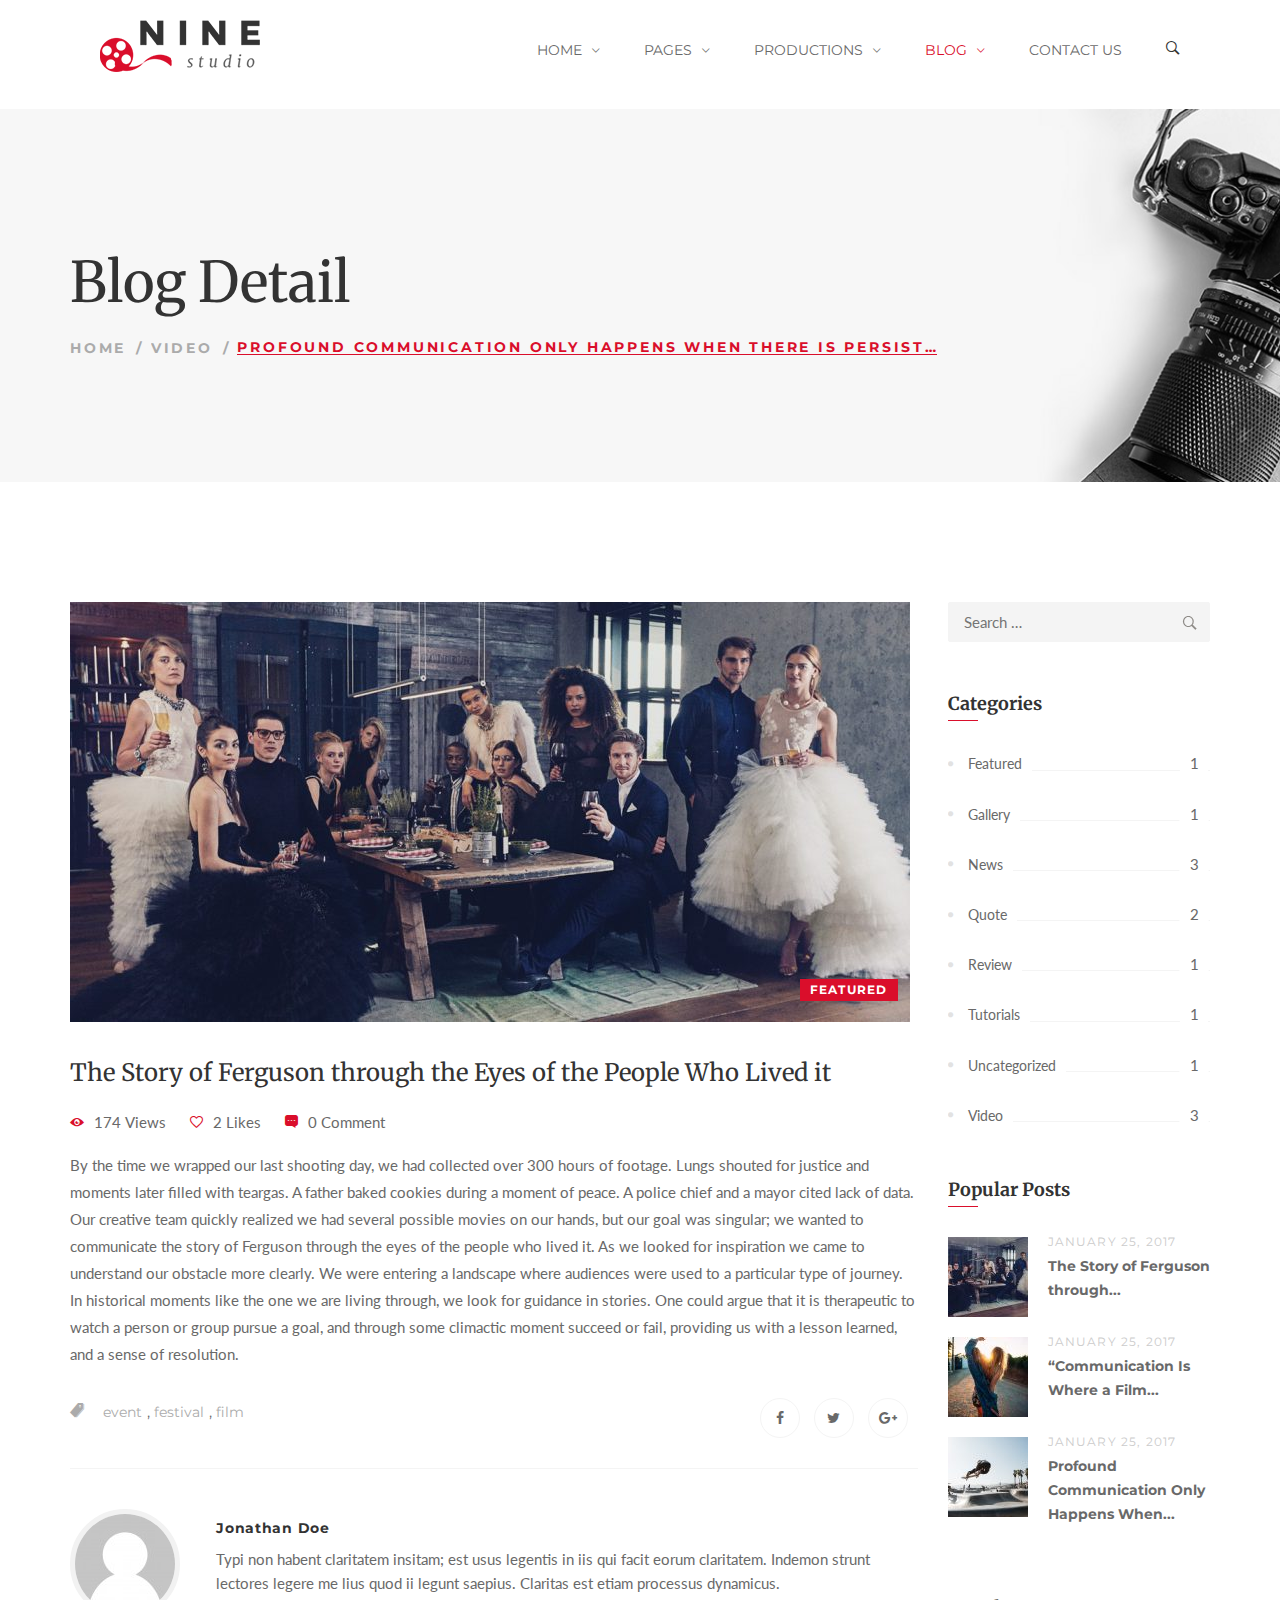
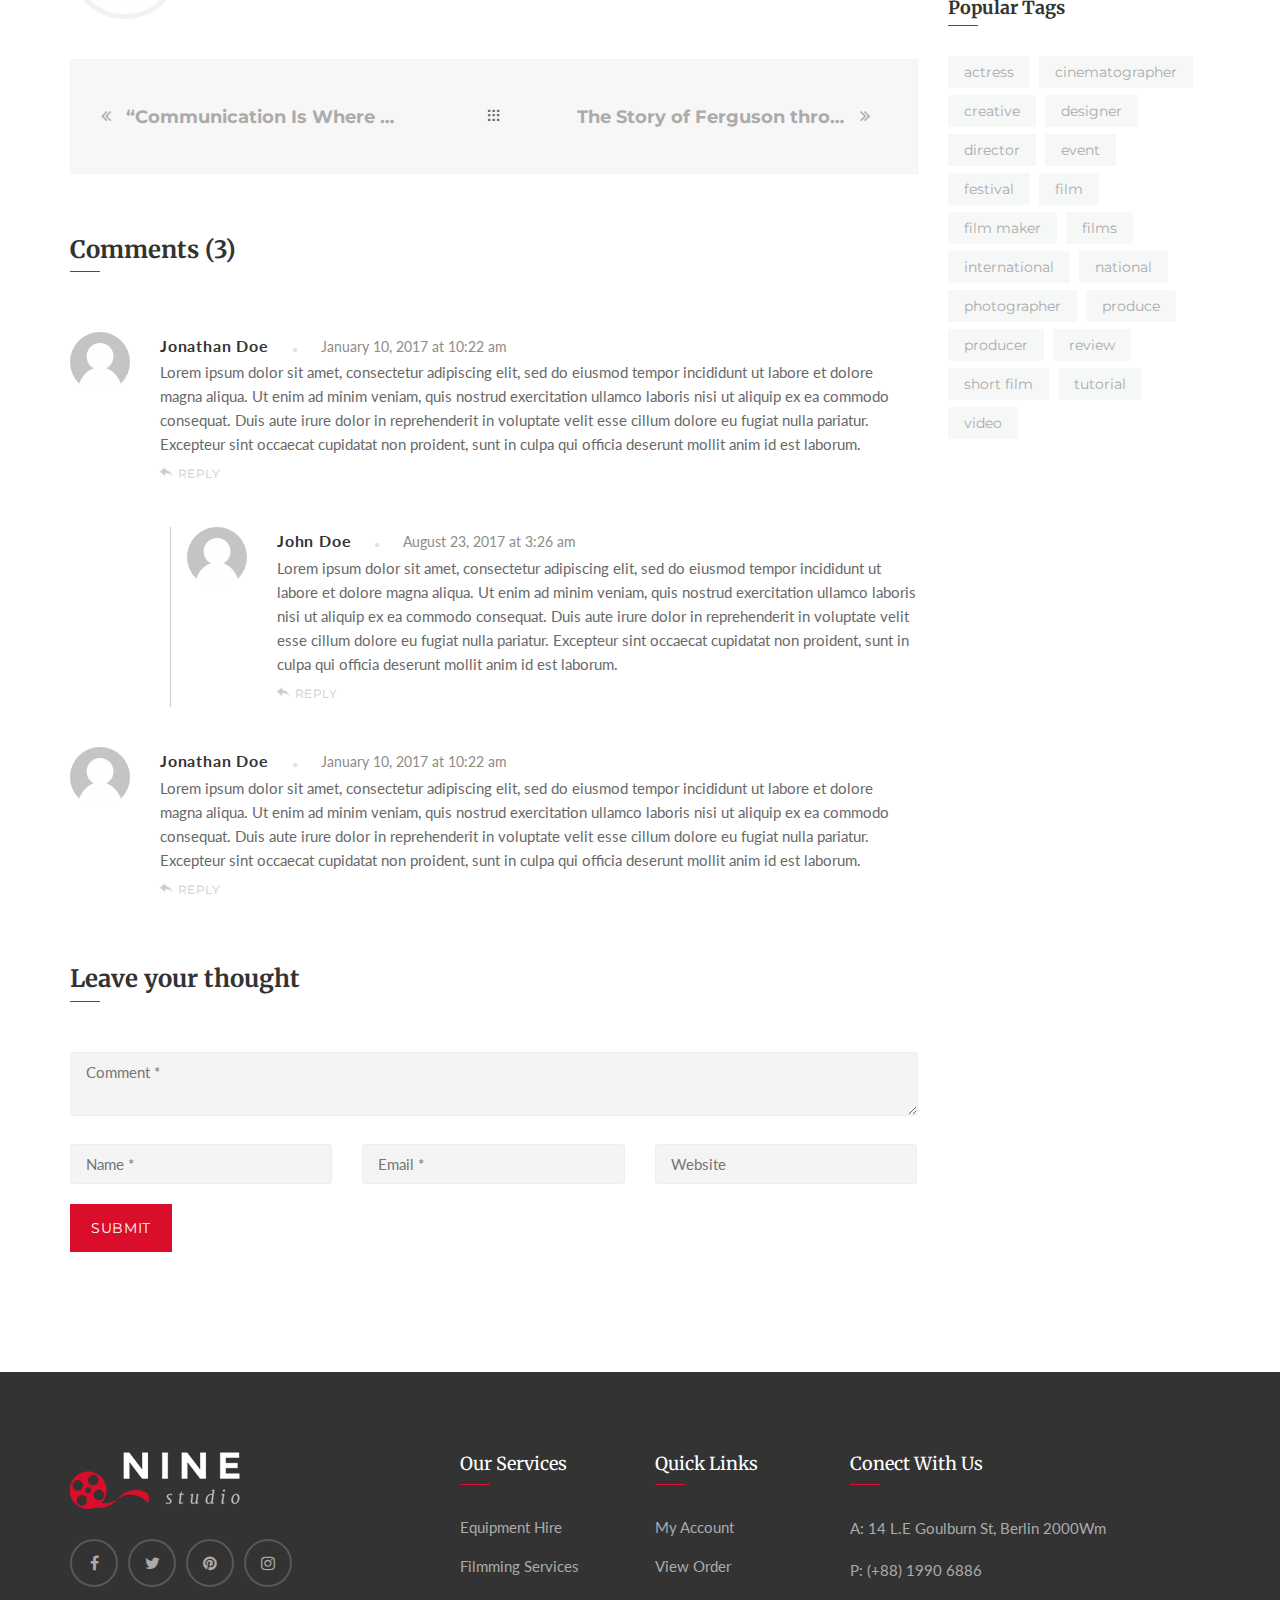
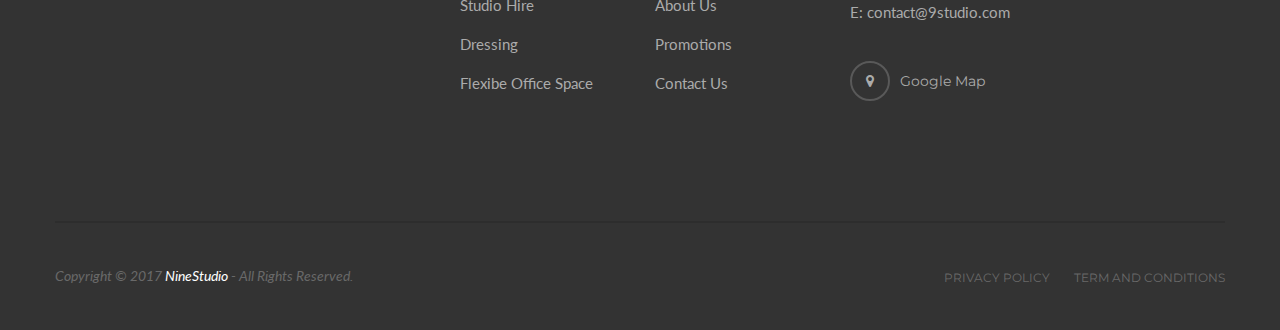
<file: blog-detail.html>
<!doctype html>
<html lang="en-US">
	<head>
		<meta http-equiv="Content-Type" content="text/html; charset=UTF-8"/>
		<meta name="viewport" content="width=device-width, initial-scale=1, maximum-scale=1, user-scalable=0"/>
		<link rel="shortcut icon" href="images/favicon.ico"/>
		<title>Blog Detail &#8211; Nine Studio HTML Template</title>

		<link rel="stylesheet" href="css/bootstrap.min.css" type="text/css" media="all"/>
		<link rel="stylesheet" href="css/font-awesome.min.css" type="text/css" media="all" />
		<link rel="stylesheet" href="css/ionicons.min.css" type="text/css" media="all" />
		<link rel="stylesheet" href="css/owl.carousel.css" type="text/css" media="all"/>
		<link rel="stylesheet" href="css/owl.theme.css" type="text/css" media="all"/>
		<link rel="stylesheet" href="css/component.css" type="text/css" media="all"/>
		<link rel="stylesheet" href="css/slick.css" type="text/css" media="all"/>
		<link rel="stylesheet" href="css/magnific-popup.css" type="text/css" media="all"/>
		<link rel="stylesheet" href="css/style.css" type="text/css" media="all"/>
		<link rel="stylesheet" href="css/custom.css" type="text/css" media="all"/>
		<link href="http://fonts.googleapis.com/css?family=Merriweather:300,300i,400,400i,700,700i,900,900i%7CMontserrat:100,100i,200,200i,300,300i,400,400i,500,500i,600,600i,700,700i,800,800i,900,900i%7CLato:100,100i,300,300i,400,400i,700,700i,900,900i" rel="stylesheet"/>
		<!-- HTML5 Shim and Respond.js IE8 support of HTML5 elements and media queries -->
		<!-- WARNING: Respond.js doesn't work if you view the page via file:// -->
		<!--[if lt IE 9]>
			<script src="https://oss.maxcdn.com/html5shiv/3.7.2/html5shiv.min.js"></script>
			<script src="https://oss.maxcdn.com/respond/1.4.2/respond.min.js"></script>
		<![endif]-->
	</head>
	<body>
		<div class="noo-spinner">
			<div class="spinner">
				<div class="child double-bounce1"></div>
				<div class="child double-bounce2"></div>
			</div>
		</div>
		<div id="menu-slideout" class="slideout-menu hidden-md-up">
			<div class="mobile-menu">
				<ul id="mobile-menu" class="menu">
					<li class="dropdown">
						<a href="#">Home</a>
						<i class="sub-menu-toggle fa fa-angle-down"></i>
						<ul class="sub-menu">
							<li><a href="index.html">Home Production</a></li>
							<li><a href="index-film-making.html">Home Film Making</a></li>
							<li><a href="index-studio.html">Home Studio</a></li>
							<li><a href="index-director.html">Home Director</a></li>
							<li><a href="index-agency.html">Home Agency</a></li>
							<li><a href="index-blogger.html">Home Blogger</a></li>
							<li><a href="index-showcase.html">Home Showcase</a></li>
						</ul>
					</li>
					<li class="dropdown">
						<a href="#">Pages</a>
						<i class="sub-menu-toggle fa fa-angle-down"></i>
						<ul class="sub-menu">
							<li class="dropdown">
								<a href="#">About</a>
								<i class="sub-menu-toggle fa fa-angle-down"></i>
								<ul class="sub-menu">
									<li><a href="about-1.html">About 01</a></li>
									<li><a href="about-2.html">About 02</a></li>
								</ul>
							</li>
							<li class="dropdown">
								<a href="#">Our Team</a>
								<i class="sub-menu-toggle fa fa-angle-down"></i>
								<ul class="sub-menu">
									<li><a href="our-team-1.html">Our Team 01</a></li>
									<li><a href="our-team-2.html">Our Team 02</a></li>
								</ul>
							</li>
							<li class="dropdown">
								<a href="#">Our Services</a>
								<i class="sub-menu-toggle fa fa-angle-down"></i>
								<ul class="sub-menu">
									<li><a href="our-services-1.html">Our Services 01</a></li>
									<li><a href="our-services-2.html">Our Services 02</a></li>
								</ul>
							</li>
							<li class="dropdown">
								<a href="#">Gallery</a>
								<i class="sub-menu-toggle fa fa-angle-down"></i>
								<ul class="sub-menu">
									<li><a href="gallery-1.html">Gallery 01</a></li>
									<li><a href="gallery-2.html">Gallery 02</a></li>
								</ul>
							</li>
							<li><a href="404.html">404</a></li>
						</ul>
					</li>
					<li class="dropdown">
						<a href="#">Productions</a>
						<i class="sub-menu-toggle fa fa-angle-down"></i>
						<ul class="sub-menu">
							<li><a href="our-projects-list.html">Productions List</a></li>
							<li><a href="our-projects-grid.html">Productions Grid</a></li>
						</ul>
					</li>
					<li class="dropdown">
						<a href="#">Blog</a>
						<i class="sub-menu-toggle fa fa-angle-down"></i>
						<ul class="sub-menu">
							<li><a href="blog-list-1.html">Blog List 01</a></li>
							<li><a href="blog-list-2.html">Blog List 02</a></li>
							<li><a href="blog-list-3.html">Blog List 03</a></li>
							<li><a href="blog-masonry.html">Blog Masonry</a></li>
						</ul>
					</li>
					<li>
						<a href="contact-us.html">Contact Us</a>
					</li>
				</ul>
			</div>
		</div>
		<div class="top-search">
			<div class="container">
				<div class="row">
					<div class="col-sm-12">
						<form>
							<input type="search" class="top-search-input" name="s" placeholder="What are you looking for?" />
						</form>
					</div>
				</div>
			</div>
		</div>
		<div class="site">
			<header id="header" class="header header-desktop header-1">
				<div class="container-fluid">
					<div class="row">
						<div class="col-md-3 p-0">
							<div class="header-left">
								<a href="index.html" id="branding_logo">
									<img class="logo" src="images/logo_alt.png" alt="Logo" title="Nine Studio" />
									<img class="logo-alt" src="images/logo_alt.png" alt="Logo" title="Nine Studio" />
								</a>
							</div>
						</div>
						<div class="col-md-9 p-0">
							<div class="header-right">
								<nav id="menu" class="menu menu-primary">
									<ul>
										<li class="dropdown">
											<a href="#">Home</a>
											<ul class="sub-menu">
												<li><a href="index.html">Home Production</a></li>
												<li><a href="index-film-making.html">Home Film Making</a></li>
												<li><a href="index-studio.html">Home Studio</a></li>
												<li><a href="index-director.html">Home Director</a></li>
												<li><a href="index-agency.html">Home Agency</a></li>
												<li><a href="index-blogger.html">Home Blogger</a></li>
												<li><a href="index-showcase.html">Home Showcase</a></li>
											</ul>
										</li>
										<li class="dropdown">
											<a href="#">Pages</a>
											<ul class="sub-menu">
												<li class="dropdown">
													<a href="#">About</a>
													<ul class="sub-menu">
														<li><a href="about-1.html">About 01</a></li>
														<li><a href="about-2.html">About 02</a></li>
													</ul>
												</li>
												<li class="dropdown">
													<a href="#">Our Team</a>
													<ul class="sub-menu">
														<li><a href="our-team-1.html">Our Team 01</a></li>
														<li><a href="our-team-2.html">Our Team 02</a></li>
													</ul>
												</li>
												<li class="dropdown">
													<a href="#">Our Services</a>
													<ul class="sub-menu">
														<li><a href="our-services-1.html">Our Services 01</a></li>
														<li><a href="our-services-2.html">Our Services 02</a></li>
													</ul>
												</li>
												<li class="dropdown">
													<a href="#">Gallery</a>
													<ul class="sub-menu">
														<li><a href="gallery-1.html">Gallery 01</a></li>
														<li><a href="gallery-2.html">Gallery 02</a></li>
													</ul>
												</li>
												<li><a href="404.html">404</a></li>
											</ul>
										</li>
										<li class="dropdown">
											<a href="#">Productions</a>
											<ul class="sub-menu">
												<li><a href="our-projects-list.html">Productions List</a></li>
												<li><a href="our-projects-grid.html">Productions Grid</a></li>
											</ul>
										</li>
										<li class="dropdown active">
											<a href="#">Blog</a>
											<ul class="sub-menu">
												<li><a href="blog-list-1.html">Blog List 01</a></li>
												<li><a href="blog-list-2.html">Blog List 02</a></li>
												<li><a href="blog-list-3.html">Blog List 03</a></li>
												<li><a href="blog-masonry.html">Blog Masonry</a></li>
											</ul>
										</li>
										<li>
											<a href="contact-us.html">Contact Us</a>
										</li>
									</ul>
								</nav>
								<div id="open-search" class="open-search top-search-btn"><i class="ion-ios-search-strong"></i></div>
							</div>
						</div>
					</div>
				</div>
			</header>
			<header class="header header-mobile">
				<div class="container">
					<div class="row">
						<div class="col-xs-2">
							<div class="header-left">
								<div id="open-left"><i class="ion-navicon"></i></div>
							</div>
						</div>
						<div class="col-xs-8">
							<div class="header-center">
								<a href="index.html" id="logo-2">
									<img class="logo-image" src="images/logo_alt.png" alt="Nine Studio Logo" />
								</a>
							</div>
						</div>
						<div class="col-xs-2">
							<div class="header-right">
								<div id="open-search-2" class="open-search top-search-btn">
									<i class="ion-ios-search-strong"></i>
								</div>
							</div>
						</div>
					</div>
				</div>
			</header>
			<div id="main">
				<div class="section page-title">
					<div class="container">
						<div class="row">
							<div class="col-sm-12">
								<div class="text-center-sm">
									<h1 class="title">Blog Detail</h1>
									<div class="breadcrumbs">
										<ul>
											<li><a href="index.html">Home</a></li>
											<li><a href="#">Video</a></li>
											<li>Profound Communication Only Happens When There Is Persistence</li>
										</ul>
									</div>
								</div>
							</div>
						</div>
					</div>
				</div>
				<div class="section pt-12 pb-12">
					<div class="container">
						<div class="row">
							<div class="col-md-9">
								<div class="blog-detail">
									<div class="single-post-thumbnail">
										<img src="images/blog/blog_detail.jpg" alt="" />
										<div class="list-categories">
											<a href="#">Featured</a>
										</div>
									</div>
									<h4 class="entry-title">The Story of Ferguson through the Eyes of the People Who Lived it</h4>
									<div class="meta">
										<span class="view">174 Views</span>
										<span class="like">
											<a href="#" class="like-btn">2 Likes</a>
										</span>
										<span class="comment">0 Comment</span>
									</div>
									<div class="entry-content mb-3">
										<p>By the time we wrapped our last shooting day, we had collected over 300 hours of footage. Lungs shouted for justice and moments later filled with teargas. A father baked cookies during a moment of peace. A police chief and a mayor cited lack of data. Our creative team quickly realized we had several possible movies on our hands, but our goal was singular; we wanted to communicate the story of Ferguson through the eyes of the people who lived it. As we looked for inspiration we came to understand our obstacle more clearly. We were entering a landscape where audiences were used to a particular type of journey. In historical moments like the one we are living through, we look for guidance in stories. One could argue that it is therapeutic to watch a person or group pursue a goal, and through some climactic moment succeed or fail, providing us with a lesson learned, and a sense of resolution.</p>
									</div>
									<div class="entry-footer">
										<div class="row">
											<div class="col-md-6">
												<div class="tags">
													<span class="tag-icon ion-ios-pricetags"></span>
													<a href="#">event</a>, <a href="#">festival</a>, <a href="#">film</a>
												</div>
											</div>
											<div class="col-md-6">
												<div class="entry-share">
													<ul class="film-social">
														<li><a data-toggle="tooltip" data-placement="top" title="" data-original-title="Facebook" target="_blank" href="#"> <i class="fa fa-facebook"></i></a></li>
														<li><a data-toggle="tooltip" data-placement="top" title="" data-original-title="Twitter" target="_blank" href="#"><i class="fa fa-twitter"></i></a></li>
														<li><a data-toggle="tooltip" data-placement="top" title="" data-original-title="Google" target="_blank" href="#"><i class="fa fa-google-plus"></i></a></li>
													</ul>
												</div>
											</div>
										</div>
									</div>
									<div class="entry-author">
										<div class="row">
											<div class="col-md-2">
												<img alt="" src="images/avatar/avatar_big.png.jpeg" />
											</div>
											<div class="col-md-10">
												<div class="mt-1"></div>
												<h3 class="name">Jonathan Doe</h3>
												<div class="desc">
													Typi non habent claritatem insitam; est usus legentis in iis qui facit eorum claritatem. Indemon strunt lectores legere me lius quod ii legunt saepius. Claritas est etiam processus dynamicus.
												</div>
											</div>
										</div>
									</div>
									<div class="entry-nav">
										<div class="row">
											<div class="col-md-5 left">
												<i class="fa fa-angle-double-left"></i>
												<a href="#" class="prev">“Communication Is Where a Film Lives and Dies”: Director Zoe Lister-Jones</a>
											</div>
											<div class="col-md-2 text-center"><i class="ion-grid"></i></div>
											<div class="col-md-5 right">
												<a href="#">The Story of Ferguson through the Eyes of the People Who Lived it</a> 
												<i class="fa fa-angle-double-right"></i>
											</div>
										</div>
									</div>
								</div>
								<div class="comments-area mt-6">
									<h2 class="comments-title"> Comments (3)</h2>
									<ol class="comment-list">
										<li>
											<article class="comment-body">
												<footer class="comment-meta">
													<div class="comment-author">
														<img alt="" src="images/avatar/avatar.png.jpeg" />
														<b class="fn">Jonathan Doe</b>
													</div>
													<div class="comment-metadata">
														<a href="#">
															<span> January 10, 2017 at 10:22 am </span>
														</a>
													</div>
												</footer>
												<div class="comment-content">
													<p>
														Lorem ipsum dolor sit amet, consectetur adipiscing elit, sed do eiusmod tempor incididunt ut labore et dolore magna aliqua. Ut enim ad minim veniam, quis nostrud exercitation ullamco laboris nisi ut aliquip ex ea commodo consequat. Duis aute irure dolor in reprehenderit in voluptate velit esse cillum dolore eu fugiat nulla pariatur. Excepteur sint occaecat cupidatat non proident, sunt in culpa qui officia deserunt mollit anim id est laborum.
													</p>
												</div>
												<div class="reply">
													<a class="comment-reply-link" href="#">Reply</a>
												</div>
											</article>
											<ol class="children">
												<li>
													<article class="comment-body">
														<footer class="comment-meta">
															<div class="comment-author">
																<img alt="" src="images/avatar/avatar.png.jpeg" />
																<b class="fn">John Doe</b>
															</div>
															<div class="comment-metadata">
																<a href="#">
																	<span> August 23, 2017 at 3:26 am </span>
																</a>
															</div>
														</footer>
														<div class="comment-content">
															<p>
																Lorem ipsum dolor sit amet, consectetur adipiscing elit, sed do eiusmod tempor incididunt ut labore et dolore magna aliqua. Ut enim ad minim veniam, quis nostrud exercitation ullamco laboris nisi ut aliquip ex ea commodo consequat. Duis aute irure dolor in reprehenderit in voluptate velit esse cillum dolore eu fugiat nulla pariatur. Excepteur sint occaecat cupidatat non proident, sunt in culpa qui officia deserunt mollit anim id est laborum.
															</p>
														</div>
														<div class="reply">
															<a class="comment-reply-link" href="#">Reply</a>
														</div>
													</article>
												</li>
											</ol>
										</li>
										<li>
											<article class="comment-body">
												<footer class="comment-meta">
													<div class="comment-author">
														<img alt="" src="images/avatar/avatar.png.jpeg" />
														<b class="fn">Jonathan Doe</b>
													</div>
													<div class="comment-metadata">
														<a href="#">
															<span> January 10, 2017 at 10:22 am </span>
														</a>
													</div>
												</footer>
												<div class="comment-content">
													<p>
														Lorem ipsum dolor sit amet, consectetur adipiscing elit, sed do eiusmod tempor incididunt ut labore et dolore magna aliqua. Ut enim ad minim veniam, quis nostrud exercitation ullamco laboris nisi ut aliquip ex ea commodo consequat. Duis aute irure dolor in reprehenderit in voluptate velit esse cillum dolore eu fugiat nulla pariatur. Excepteur sint occaecat cupidatat non proident, sunt in culpa qui officia deserunt mollit anim id est laborum.
													</p>
												</div>
												<div class="reply">
													<a class="comment-reply-link" href="#">Reply</a>
												</div>
											</article>
										</li>
									</ol>
									<div class="comment-respond">
										<h3 class="section-title fz-24 fw-bolder bottom-line"> Leave your thought</h3>
										<form class="comment-form mt-5" method="">
											<div class="row">
												<div class="col-md-12">
													<textarea placeholder="Comment *" name="comment" class="mb-2"></textarea>
												</div>
											</div>
											<div class="row">
												<div class="col-md-4">
													<input placeholder="Name *" name="author" type="text" value="" size="30" class="mb-2" />
												</div>
												<div class="col-md-4">
													<input placeholder="Email *" name="email" type="text" value="" size="30" class="mb-2" />
												</div>
												<div class="col-md-4">
													<input placeholder="Website" name="url" type="text" value="" size="30" class="mb-2" />
												</div>
											</div>
											<div class="row">
												<div class="col-md-12">
													<input type="submit" value="Submit" class="button" />
												</div>
											</div>
										</form>
									</div>
								</div>
							</div>
							<div class="col-md-3">
								<div class="sidebar">
									<div class="widget-area">
										<div class="widget widget-search">
											<form method="get" class="search-form">
												<input type="search" class="search-field" placeholder="Search …" value="" name="s">
												<input type="submit" class="search-submit" value="Search">
											</form>
										</div>
										<div class="widget widget-film-categories">
											<h3 class="widget-title">Categories</h3>
											<div class="item">
												<a href="#">Featured</a><span>1</span>
											</div>
											<div class="item">
												<a href="#">Gallery</a><span>1</span>
											</div>
											<div class="item">
												<a href="#">News</a><span>3</span>
											</div>
											<div class="item">
												<a href="#">Quote</a><span>2</span>
											</div>
											<div class="item">
												<a href="#">Review</a><span>1</span>
											</div>
											<div class="item">
												<a href="#">Tutorials</a><span>1</span>
											</div>
											<div class="item">
												<a href="#">Uncategorized</a><span>1</span>
											</div>
											<div class="item">
												<a href="#">Video</a><span>3</span>
											</div>
										</div>
										<div class="widget widget-film-posts">
											<h3 class="widget-title">Popular Posts</h3>
											<div class="item">
												<div class="thumb">
													<img src="images/blog/thumb/blog_9.jpg" alt="" />
												</div>
												<div class="info">
													<span class="date"> January 25, 2017 </span> 
													<span class="title">
														<a href="blog-detail.html"> The Story of Ferguson through... </a> 
													</span>
												</div>
											</div>
											<div class="item">
												<div class="thumb">
													<img src="images/blog/thumb/blog_10.jpg" alt="" />
												</div>
												<div class="info">
													<span class="date"> January 25, 2017 </span> 
													<span class="title"> 
														<a href="blog-detail.html"> “Communication Is Where a Film... </a> 
													</span>
												</div>
											</div>
											<div class="item">
												<div class="thumb">
													<img src="images/blog/thumb/blog_11.jpg" alt="" />
												</div>
												<div class="info">
													<span class="date"> January 25, 2017 </span> 
													<span class="title"> 
														<a href="blog-detail.html"> Profound Communication Only Happens When... </a> 
													</span>
												</div>
											</div>
										</div>
										<div class="widget widget-tag-cloud">
											<h3 class="widget-title">Popular Tags</h3>
											<div class="tagcloud">
												<a href="#">actress</a> <a href="#">cinematographer</a> <a href="#">creative</a> <a href="#">designer</a> <a href="#">director</a> <a href="#">event</a> <a href="#">festival</a> <a href="#">film</a> <a href="#">film maker</a> <a href="#">films</a> <a href="#">international</a> <a href="#">national</a> <a href="#">photographer</a> <a href="#">produce</a> <a href="#">producer</a> <a href="#">review</a> <a href="#">short film</a> <a href="#">tutorial</a> <a href="#">video</a>
											</div>
										</div>
									</div>
								</div>
							</div>
						</div>
					</div>
				</div>
			</div>
			<footer class="footer">
				<div class="container">
					<div class="row">
						<div class="col-md-4">
							<a href="index.html" id="footer_logo">
								<img class="footer-logo-image" src="images/logo_footer.png" alt="Nine Studio" />
							</a>
							<div class="footer-social">
								<a data-toggle="tooltip" data-placement="top" title="" data-original-title="Facebook" href="#"><i class="fa fa-facebook"></i></a>
								<a data-toggle="tooltip" data-placement="top" title="" data-original-title="Twitter" href="#"><i class="fa fa-twitter"></i></a>
								<a data-toggle="tooltip" data-placement="top" title="" data-original-title="Pinterest" href="#"><i class="fa fa-pinterest"></i></a>
								<a data-toggle="tooltip" data-placement="top" title="" data-original-title="Instagram" href="#"><i class="fa fa-instagram"></i></a>
							</div>
						</div>
						<div class="col-md-2">
							<div class="widget">
								<h3 class="widget-title">Our Services</h3>
								<ul>
									<li><a href="#">Equipment Hire</a></li>
									<li><a href="#">Filmming Services</a></li>
									<li><a href="#">Studio Hire</a></li>
									<li><a href="#">Dressing</a></li>
									<li><a href="#">Flexibe Office Space</a></li>
								</ul>
							</div>
						</div>
						<div class="col-md-2">
							<div class="widget">
								<h3 class="widget-title">Quick Links</h3>
								<ul>
									<li><a href="#">My Account</a></li>
									<li><a href="#">View Order</a></li>
									<li><a href="#">About Us</a></li>
									<li><a href="#">Promotions</a></li>
									<li><a href="#">Contact Us</a></li>
								</ul>
							</div>
						</div>
						<div class="col-md-4">
							<div class="widget">
								<h3 class="widget-title">Conect With Us</h3>
								<div class="textwidget">
									<p>A: 14 L.E Goulburn St, Berlin 2000Wm</p>
									<p>P: (+88) 1990 6886</p>
									<p>E: <a href="mailto:contact@9studio.com">contact@9studio.com</a></p>
								</div>
								<div class="footer-gmap">
									<a href="#gmap-popup" class="open-popup-link">Google Map</a>
									<div id="gmap-popup" class="mfp-hide">
										<iframe id="gmap" src="https://www.google.com/maps/embed?pb=!1m18!1m12!1m3!1d3412.0554760559626!2d151.42366529037852!3d-32.80714560754794!2m3!1f0!2f0!3f0!3m2!1i1024!2i768!4f13.1!3m3!1m2!1s0x6b73360bf7441cf9%3A0x7d18a93f0244f271!2s14+Goulburn+St%2C+Abermain+NSW+2326%2C+Australia!5e0!3m2!1sen!2s!4v1482743874873" width="600" height="450" allowfullscreen></iframe>
									</div>
								</div>
							</div>
						</div>
					</div>
				</div>
			</footer>
			<div class="copyright">
				<div class="container">
					<div class="row">
						<div class="copyright-container">
							<div class="col-md-6 p-0">
								<div class="copyright-left">
									Copyright © 2017 <a href="#">NineStudio</a> - All Rights Reserved.
								</div>
							</div>
							<div class="col-md-6 p-0">
								<div class="copyright-right">
									<ul>
										<li><a href="#">Privacy Policy</a></li>
										<li><a href="#">Term And Conditions</a></li>
									</ul>
								</div>
							</div>
						</div>
					</div>
				</div>
			</div>
		</div>

		<div class="modals">
			<div class="md-modal md-effect-1" id="modal-1">
				<div class="md-content bg-transparent">
					<iframe src="https://player.vimeo.com/video/177252412" width="500" height="281" allowfullscreen></iframe>
					<button class="md-close">Close me!</button>
				</div>
			</div>
		</div>

		<div class="md-overlay"></div><!-- the overlay element -->

		<a class="backtotop" id="backtotop"><i class="ion-android-arrow-up"></i></a>

		<script type="text/javascript" src="js/jquery.min.js"></script>
		<script type="text/javascript" src="js/jquery-migrate.min.js"></script>
		<script type="text/javascript" src="js/bootstrap.min.js"></script>
		<script type="text/javascript" src="js/modernizr-2.7.1.min.js"></script>
		<script type="text/javascript" src="js/owl.carousel.min.js"></script>
		<script type="text/javascript" src="js/imagesloaded.pkgd.min.js"></script>
		<script type="text/javascript" src="js/isotope.pkgd.min.js"></script>
		<script type="text/javascript" src="js/jquery.isotope.init.js"></script>
		<script type="text/javascript" src="js/classie.js"></script>
		<script type="text/javascript" src="js/modalEffects.js"></script>
		<script type="text/javascript" src="js/slick.min.js"></script>
		<script type="text/javascript" src="js/jquery.magnific-popup.min.js"></script>
		<script type="text/javascript" src="js/script.js"></script>
	</body>
</html>
</file>
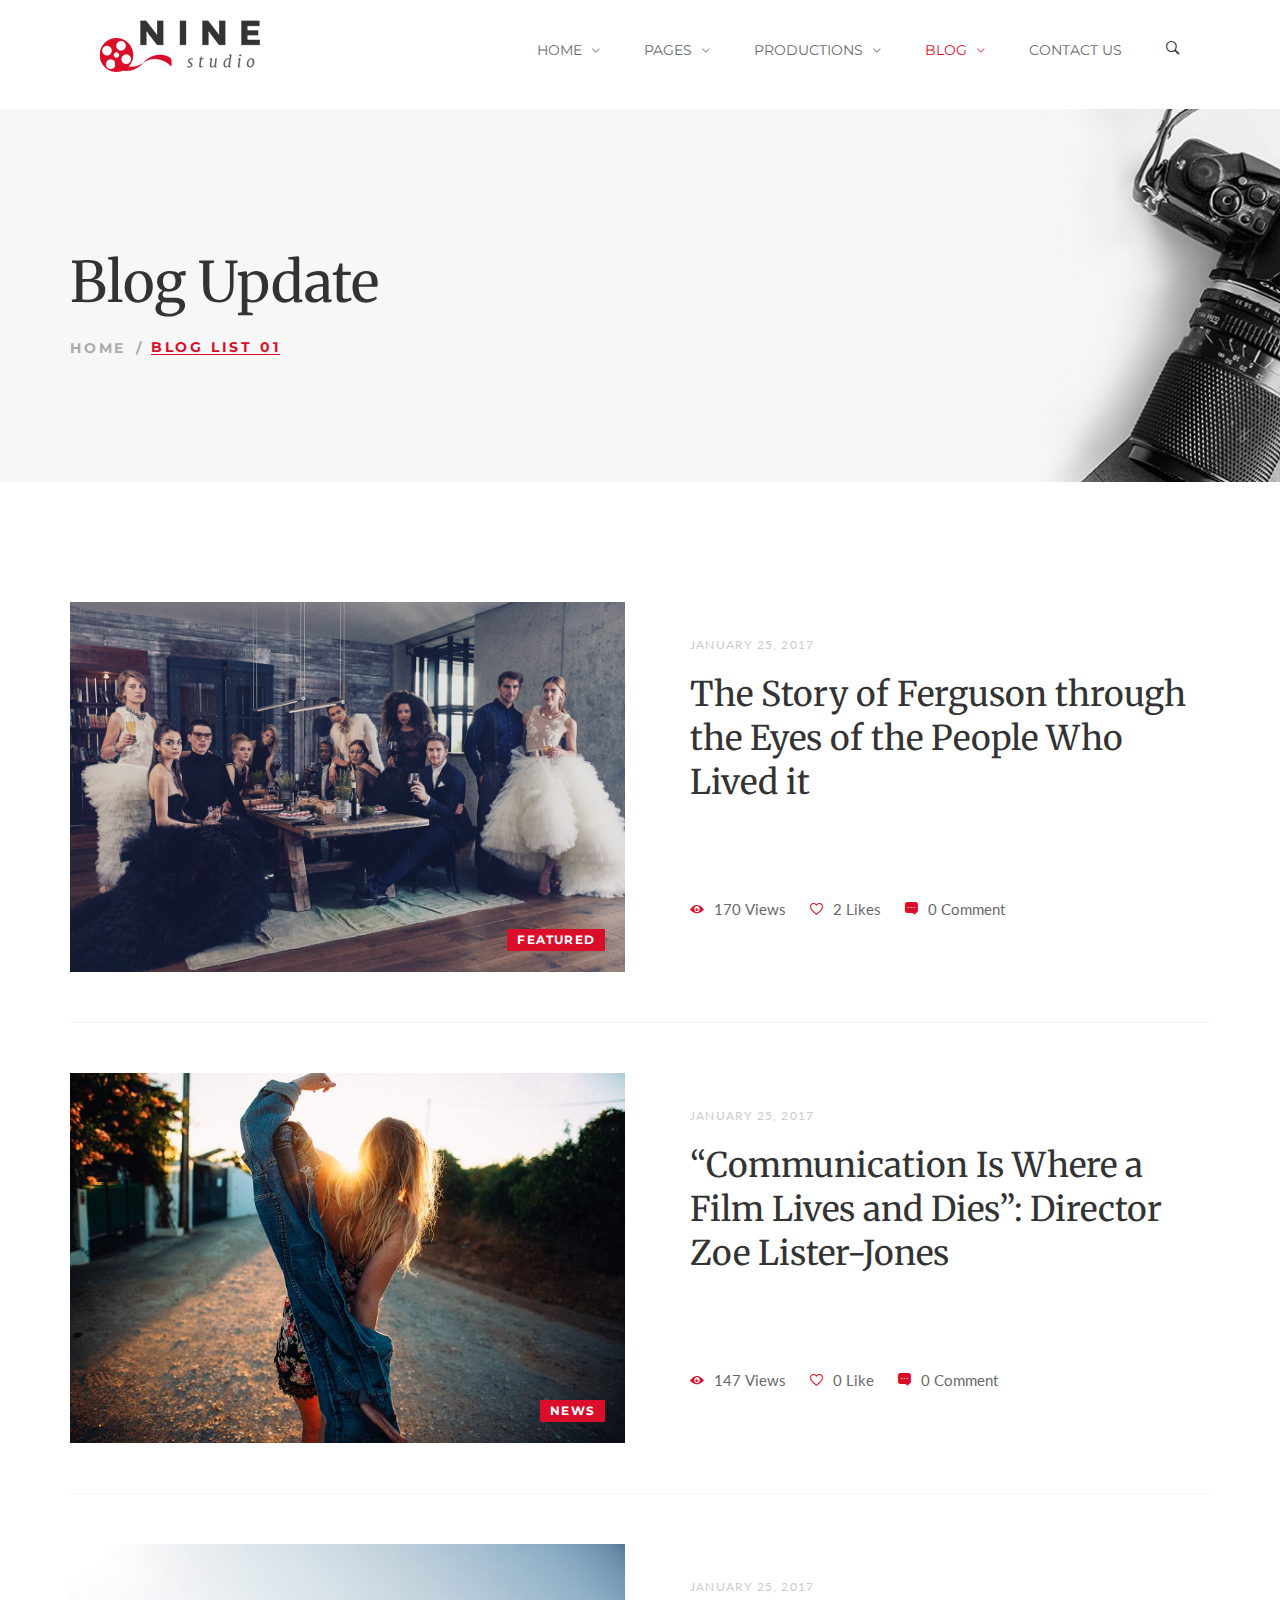
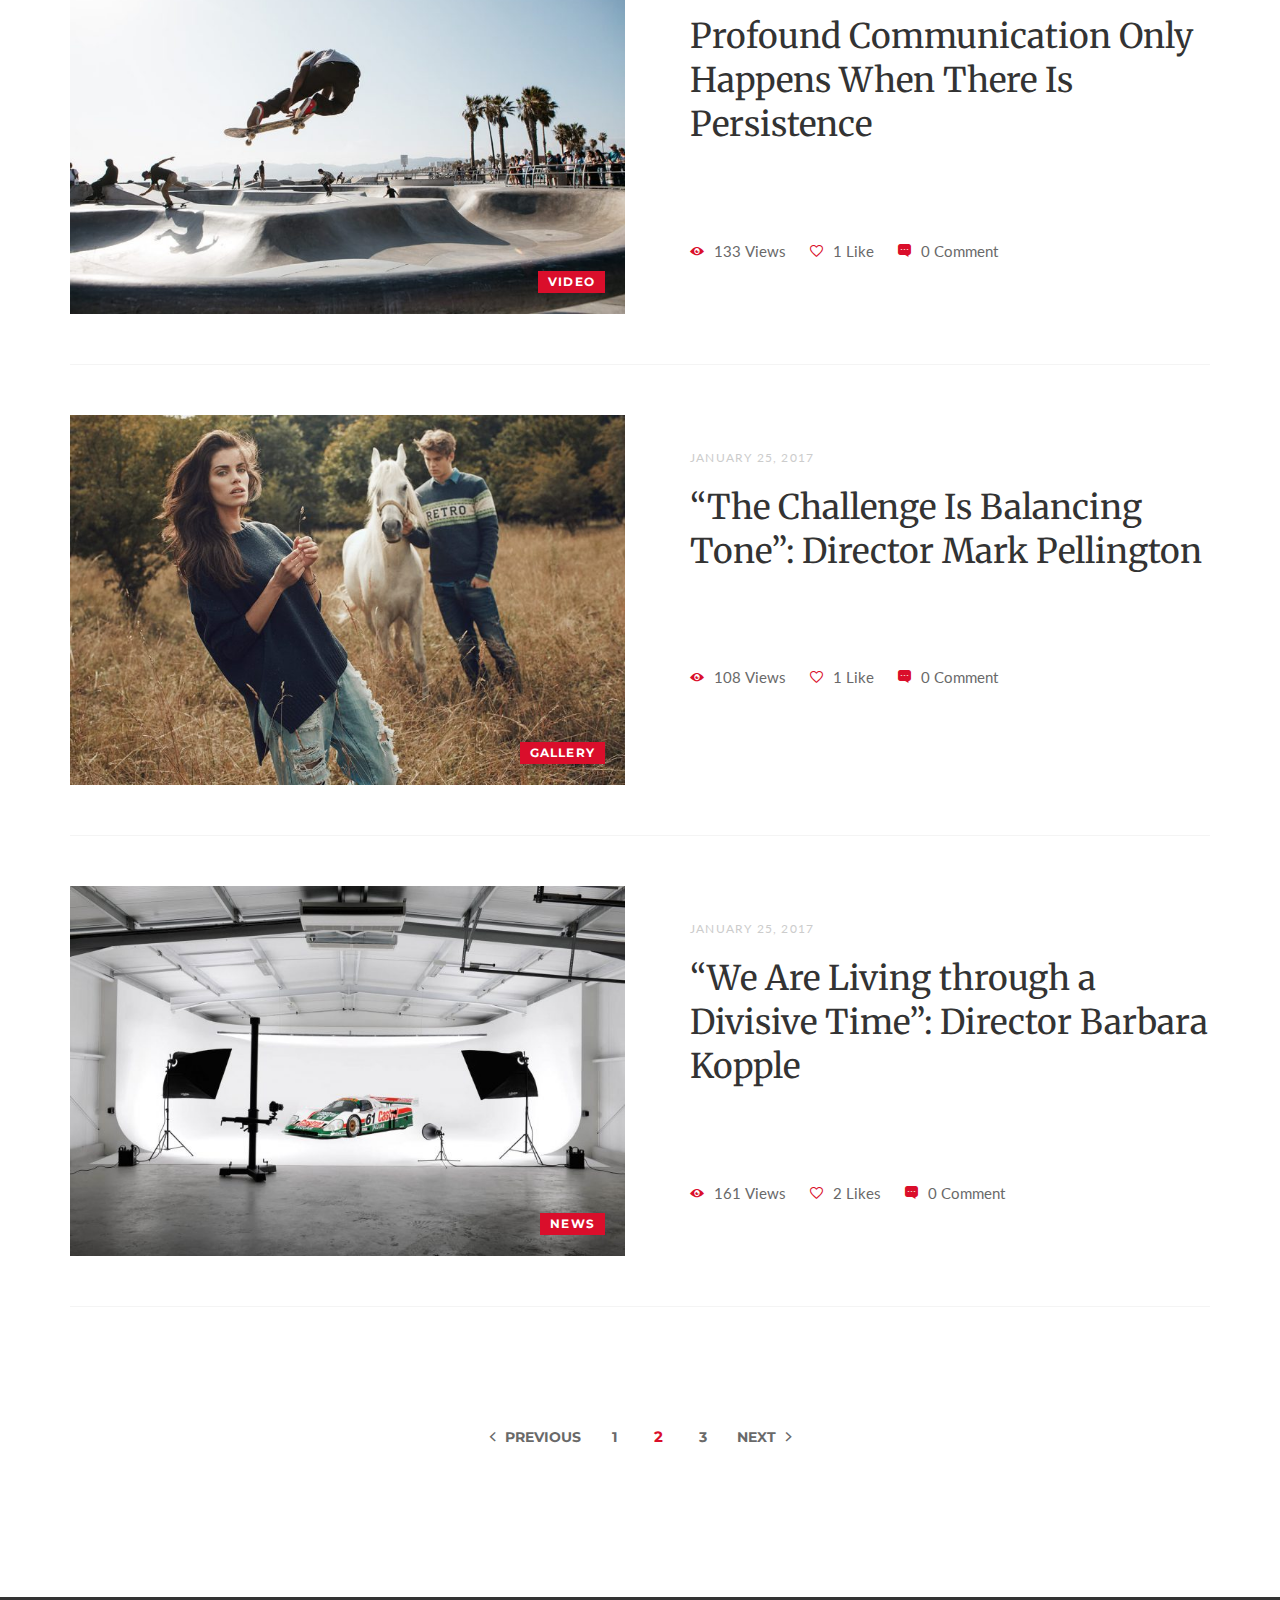
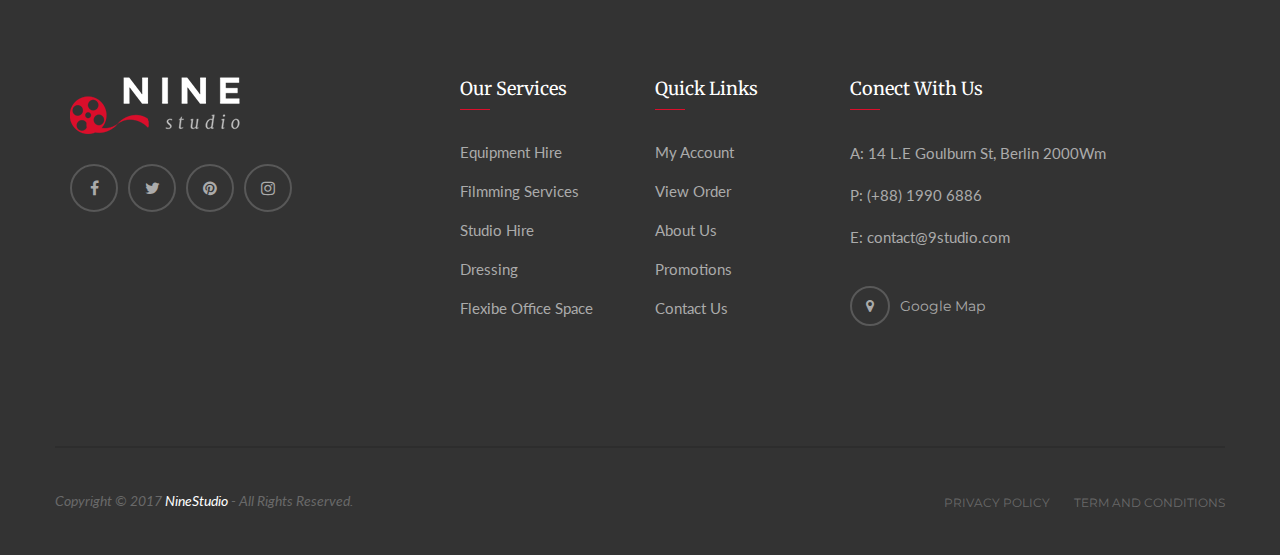
<file: blog-list-1.html>
<!doctype html>
<html lang="en-US">
	<head>
		<meta http-equiv="Content-Type" content="text/html; charset=UTF-8"/>
		<meta name="viewport" content="width=device-width, initial-scale=1, maximum-scale=1, user-scalable=0"/>
		<link rel="shortcut icon" href="images/favicon.ico"/>
		<title>Blog List 01 &#8211; Nine Studio HTML Template</title>

		<link rel="stylesheet" href="css/bootstrap.min.css" type="text/css" media="all"/>
		<link rel="stylesheet" href="css/font-awesome.min.css" type="text/css" media="all" />
		<link rel="stylesheet" href="css/ionicons.min.css" type="text/css" media="all" />
		<link rel="stylesheet" href="css/owl.carousel.css" type="text/css" media="all"/>
		<link rel="stylesheet" href="css/owl.theme.css" type="text/css" media="all"/>
		<link rel="stylesheet" href="css/component.css" type="text/css" media="all"/>
		<link rel="stylesheet" href="css/slick.css" type="text/css" media="all"/>
		<link rel="stylesheet" href="css/magnific-popup.css" type="text/css" media="all"/>
		<link rel="stylesheet" href="css/style.css" type="text/css" media="all"/>
		<link rel="stylesheet" href="css/custom.css" type="text/css" media="all"/>
		<link href="http://fonts.googleapis.com/css?family=Merriweather:300,300i,400,400i,700,700i,900,900i%7CMontserrat:100,100i,200,200i,300,300i,400,400i,500,500i,600,600i,700,700i,800,800i,900,900i%7CLato:100,100i,300,300i,400,400i,700,700i,900,900i" rel="stylesheet"/>
		<!-- HTML5 Shim and Respond.js IE8 support of HTML5 elements and media queries -->
		<!-- WARNING: Respond.js doesn't work if you view the page via file:// -->
		<!--[if lt IE 9]>
			<script src="https://oss.maxcdn.com/html5shiv/3.7.2/html5shiv.min.js"></script>
			<script src="https://oss.maxcdn.com/respond/1.4.2/respond.min.js"></script>
		<![endif]-->
	</head>
	<body>
		<div class="noo-spinner">
			<div class="spinner">
				<div class="child double-bounce1"></div>
				<div class="child double-bounce2"></div>
			</div>
		</div>
		<div id="menu-slideout" class="slideout-menu hidden-md-up">
			<div class="mobile-menu">
				<ul id="mobile-menu" class="menu">
					<li class="dropdown">
						<a href="#">Home</a>
						<i class="sub-menu-toggle fa fa-angle-down"></i>
						<ul class="sub-menu">
							<li><a href="index.html">Home Production</a></li>
							<li><a href="index-film-making.html">Home Film Making</a></li>
							<li><a href="index-studio.html">Home Studio</a></li>
							<li><a href="index-director.html">Home Director</a></li>
							<li><a href="index-agency.html">Home Agency</a></li>
							<li><a href="index-blogger.html">Home Blogger</a></li>
							<li><a href="index-showcase.html">Home Showcase</a></li>
						</ul>
					</li>
					<li class="dropdown">
						<a href="#">Pages</a>
						<i class="sub-menu-toggle fa fa-angle-down"></i>
						<ul class="sub-menu">
							<li class="dropdown">
								<a href="#">About</a>
								<i class="sub-menu-toggle fa fa-angle-down"></i>
								<ul class="sub-menu">
									<li><a href="about-1.html">About 01</a></li>
									<li><a href="about-2.html">About 02</a></li>
								</ul>
							</li>
							<li class="dropdown">
								<a href="#">Our Team</a>
								<i class="sub-menu-toggle fa fa-angle-down"></i>
								<ul class="sub-menu">
									<li><a href="our-team-1.html">Our Team 01</a></li>
									<li><a href="our-team-2.html">Our Team 02</a></li>
								</ul>
							</li>
							<li class="dropdown">
								<a href="#">Our Services</a>
								<i class="sub-menu-toggle fa fa-angle-down"></i>
								<ul class="sub-menu">
									<li><a href="our-services-1.html">Our Services 01</a></li>
									<li><a href="our-services-2.html">Our Services 02</a></li>
								</ul>
							</li>
							<li class="dropdown">
								<a href="#">Gallery</a>
								<i class="sub-menu-toggle fa fa-angle-down"></i>
								<ul class="sub-menu">
									<li><a href="gallery-1.html">Gallery 01</a></li>
									<li><a href="gallery-2.html">Gallery 02</a></li>
								</ul>
							</li>
							<li><a href="404.html">404</a></li>
						</ul>
					</li>
					<li class="dropdown">
						<a href="#">Productions</a>
						<i class="sub-menu-toggle fa fa-angle-down"></i>
						<ul class="sub-menu">
							<li><a href="our-projects-list.html">Productions List</a></li>
							<li><a href="our-projects-grid.html">Productions Grid</a></li>
						</ul>
					</li>
					<li class="dropdown">
						<a href="#">Blog</a>
						<i class="sub-menu-toggle fa fa-angle-down"></i>
						<ul class="sub-menu">
							<li class="active"><a href="blog-list-1.html">Blog List 01</a></li>
							<li><a href="blog-list-2.html">Blog List 02</a></li>
							<li><a href="blog-list-3.html">Blog List 03</a></li>
							<li><a href="blog-masonry.html">Blog Masonry</a></li>
						</ul>
					</li>
					<li>
						<a href="contact-us.html">Contact Us</a>
					</li>
				</ul>
			</div>
		</div>
		<div class="top-search">
			<div class="container">
				<div class="row">
					<div class="col-sm-12">
						<form>
							<input type="search" class="top-search-input" name="s" placeholder="What are you looking for?" />
						</form>
					</div>
				</div>
			</div>
		</div>
		<div class="site">
			<header id="header" class="header header-desktop header-1">
				<div class="container-fluid">
					<div class="row">
						<div class="col-md-3 p-0">
							<div class="header-left">
								<a href="index.html" id="branding_logo">
									<img class="logo" src="images/logo_alt.png" alt="Logo" title="Nine Studio" />
									<img class="logo-alt" src="images/logo_alt.png" alt="Logo" title="Nine Studio" />
								</a>
							</div>
						</div>
						<div class="col-md-9 p-0">
							<div class="header-right">
								<nav id="menu" class="menu menu-primary">
									<ul>
										<li class="dropdown">
											<a href="#">Home</a>
											<ul class="sub-menu">
												<li><a href="index.html">Home Production</a></li>
												<li><a href="index-film-making.html">Home Film Making</a></li>
												<li><a href="index-studio.html">Home Studio</a></li>
												<li><a href="index-director.html">Home Director</a></li>
												<li><a href="index-agency.html">Home Agency</a></li>
												<li><a href="index-blogger.html">Home Blogger</a></li>
												<li><a href="index-showcase.html">Home Showcase</a></li>
											</ul>
										</li>
										<li class="dropdown">
											<a href="#">Pages</a>
											<ul class="sub-menu">
												<li class="dropdown">
													<a href="#">About</a>
													<ul class="sub-menu">
														<li><a href="about-1.html">About 01</a></li>
														<li><a href="about-2.html">About 02</a></li>
													</ul>
												</li>
												<li class="dropdown">
													<a href="#">Our Team</a>
													<ul class="sub-menu">
														<li><a href="our-team-1.html">Our Team 01</a></li>
														<li><a href="our-team-2.html">Our Team 02</a></li>
													</ul>
												</li>
												<li class="dropdown">
													<a href="#">Our Services</a>
													<ul class="sub-menu">
														<li><a href="our-services-1.html">Our Services 01</a></li>
														<li><a href="our-services-2.html">Our Services 02</a></li>
													</ul>
												</li>
												<li class="dropdown">
													<a href="#">Gallery</a>
													<ul class="sub-menu">
														<li><a href="gallery-1.html">Gallery 01</a></li>
														<li><a href="gallery-2.html">Gallery 02</a></li>
													</ul>
												</li>
												<li><a href="404.html">404</a></li>
											</ul>
										</li>
										<li class="dropdown">
											<a href="#">Productions</a>
											<ul class="sub-menu">
												<li><a href="our-projects-list.html">Productions List</a></li>
												<li><a href="our-projects-grid.html">Productions Grid</a></li>
											</ul>
										</li>
										<li class="dropdown active">
											<a href="#">Blog</a>
											<ul class="sub-menu">
												<li><a href="blog-list-1.html">Blog List 01</a></li>
												<li><a href="blog-list-2.html">Blog List 02</a></li>
												<li><a href="blog-list-3.html">Blog List 03</a></li>
												<li><a href="blog-masonry.html">Blog Masonry</a></li>
											</ul>
										</li>
										<li>
											<a href="contact-us.html">Contact Us</a>
										</li>
									</ul>
								</nav>
								<div id="open-search" class="open-search top-search-btn"><i class="ion-ios-search-strong"></i></div>
							</div>
						</div>
					</div>
				</div>
			</header>
			<header class="header header-mobile">
				<div class="container">
					<div class="row">
						<div class="col-xs-2">
							<div class="header-left">
								<div id="open-left"><i class="ion-navicon"></i></div>
							</div>
						</div>
						<div class="col-xs-8">
							<div class="header-center">
								<a href="index.html" id="logo-2">
									<img class="logo-image" src="images/logo_alt.png" alt="Nine Studio Logo" />
								</a>
							</div>
						</div>
						<div class="col-xs-2">
							<div class="header-right">
								<div id="open-search-2" class="open-search top-search-btn">
									<i class="ion-ios-search-strong"></i>
								</div>
							</div>
						</div>
					</div>
				</div>
			</header>
			<div id="main">
				<div class="section page-title">
					<div class="container">
						<div class="row">
							<div class="col-sm-12">
								<div class="text-center-sm">
									<h1 class="title">Blog Update</h1>
									<div class="breadcrumbs">
										<ul>
											<li><a href="index.html">Home</a></li>
											<li>Blog List 01</li>
										</ul>
									</div>
								</div>
							</div>
						</div>
					</div>
				</div>
				<div class="section pt-12 pb-12">
					<div class="container">
						<div class="row">
							<div class="col-sm-12">
								<div class="blog-list">
									<div class="blog-list-item style-1">
										<div class="row">
											<div class="col-md-6">
												<div class="post-thumbnail">
													<a href="blog-detail.html">
														<img src="images/blog/blog_15.jpg" alt="" />
													</a>
													<div class="list-categories">
														<a href="#">Featured</a>
													</div>
												</div>
											</div>
											<div class="entry-desc col-md-6">
												<span class="entry-meta">
													<span class="posted-on">January 25, 2017</span>
												</span>
												<a href="blog-detail.html">
													<h3 class="entry-title">The Story of Ferguson through the Eyes of the People Who Lived it</h3>
												</a>
												<div class="meta">
													<span class="view">170 Views</span>
													<span class="like"><a href="#" class="like-btn">2 Likes</a></span>
													<span class="comment">0 Comment</span>
												</div>
											</div>
										</div>
									</div>
									<div class="blog-list-item style-1">
										<div class="row">
											<div class="col-md-6">
												<div class="post-thumbnail">
													<a href="blog-detail.html">
														<img src="images/blog/blog_16.jpg" alt="" />
													</a>
													<div class="list-categories">
														<a href="#">News</a>
													</div>
												</div>
											</div>
											<div class="entry-desc col-md-6">
												<span class="entry-meta">
													<span class="posted-on">January 25, 2017</span>
												</span>
												<a href="blog-detail.html">
													<h3 class="entry-title">“Communication Is Where a Film Lives and Dies”: Director Zoe Lister-Jones</h3>
												</a>
												<div class="meta">
													<span class="view">147 Views</span>
													<span class="like"><a href="#" class="like-btn">0 Like</a></span>
													<span class="comment">0 Comment</span>
												</div>
											</div>
										</div>
									</div>
									<div class="blog-list-item style-1">
										<div class="row">
											<div class="col-md-6">
												<div class="post-thumbnail">
													<a href="blog-detail.html">
														<img src="images/blog/blog_17.jpg" alt="" />
													</a>
													<div class="list-categories">
														<a href="#">Video</a>
													</div>
												</div>
											</div>
											<div class="entry-desc col-md-6">
												<span class="entry-meta">
													<span class="posted-on">January 25, 2017</span>
												</span>
												<a href="blog-detail.html">
													<h3 class="entry-title">Profound Communication Only Happens When There Is Persistence</h3>
												</a>
												<div class="meta">
													<span class="view">133 Views</span>
													<span class="like"><a href="#" class="like-btn">1 Like</a></span>
													<span class="comment">0 Comment</span>
												</div>
											</div>
										</div>
									</div>
									<div class="blog-list-item style-1">
										<div class="row">
											<div class="col-md-6">
												<div class="post-thumbnail">
													<a href="blog-detail.html">
														<img src="images/blog/blog_18.jpg" alt="" />
													</a>
													<div class="list-categories">
														<a href="#">Gallery</a>
													</div>
												</div>
											</div>
											<div class="entry-desc col-md-6">
												<span class="entry-meta">
													<span class="posted-on">January 25, 2017</span>
												</span>
												<a href="blog-detail.html">
													<h3 class="entry-title">“The Challenge Is Balancing Tone”: Director Mark Pellington</h3>
												</a>
												<div class="meta">
													<span class="view">108 Views</span>
													<span class="like"><a href="#" class="like-btn">1 Like</a></span>
													<span class="comment">0 Comment</span>
												</div>
											</div>
										</div>
									</div>
									<div class="blog-list-item style-1">
										<div class="row">
											<div class="col-md-6">
												<div class="post-thumbnail">
													<a href="blog-detail.html">
														<img src="images/blog/blog_19.jpg" alt="" />
													</a>
													<div class="list-categories">
														<a href="#">News</a>
													</div>
												</div>
											</div>
											<div class="entry-desc col-md-6">
												<span class="entry-meta">
													<span class="posted-on">January 25, 2017</span>
												</span>
												<a href="blog-detail.html">
													<h3 class="entry-title">“We Are Living through a Divisive Time”: Director Barbara Kopple</h3>
												</a>
												<div class="meta">
													<span class="view">161 Views</span>
													<span class="like"><a href="#" class="like-btn">2 Likes</a></span>
													<span class="comment">0 Comment</span>
												</div>
											</div>
										</div>
									</div>
								</div>
								<div class="pagination">
									<a class="prev page-numbers" href="#">Previous</a>
									<a class="page-numbers" href="#">1</a>
									<span class="page-numbers current">2</span>
									<a class="page-numbers" href="#">3</a> 
									<a class="next page-numbers" href="#">Next</a>
								</div>
							</div>
						</div>
					</div>
				</div>
			</div>
			<footer class="footer">
				<div class="container">
					<div class="row">
						<div class="col-md-4">
							<a href="index.html" id="footer_logo">
								<img class="footer-logo-image" src="images/logo_footer.png" alt="Nine Studio" />
							</a>
							<div class="footer-social">
								<a data-toggle="tooltip" data-placement="top" title="" data-original-title="Facebook" href="#"><i class="fa fa-facebook"></i></a>
								<a data-toggle="tooltip" data-placement="top" title="" data-original-title="Twitter" href="#"><i class="fa fa-twitter"></i></a>
								<a data-toggle="tooltip" data-placement="top" title="" data-original-title="Pinterest" href="#"><i class="fa fa-pinterest"></i></a>
								<a data-toggle="tooltip" data-placement="top" title="" data-original-title="Instagram" href="#"><i class="fa fa-instagram"></i></a>
							</div>
						</div>
						<div class="col-md-2">
							<div class="widget">
								<h3 class="widget-title">Our Services</h3>
								<ul>
									<li><a href="#">Equipment Hire</a></li>
									<li><a href="#">Filmming Services</a></li>
									<li><a href="#">Studio Hire</a></li>
									<li><a href="#">Dressing</a></li>
									<li><a href="#">Flexibe Office Space</a></li>
								</ul>
							</div>
						</div>
						<div class="col-md-2">
							<div class="widget">
								<h3 class="widget-title">Quick Links</h3>
								<ul>
									<li><a href="#">My Account</a></li>
									<li><a href="#">View Order</a></li>
									<li><a href="#">About Us</a></li>
									<li><a href="#">Promotions</a></li>
									<li><a href="#">Contact Us</a></li>
								</ul>
							</div>
						</div>
						<div class="col-md-4">
							<div class="widget">
								<h3 class="widget-title">Conect With Us</h3>
								<div class="textwidget">
									<p>A: 14 L.E Goulburn St, Berlin 2000Wm</p>
									<p>P: (+88) 1990 6886</p>
									<p>E: <a href="mailto:contact@9studio.com">contact@9studio.com</a></p>
								</div>
								<div class="footer-gmap">
									<a href="#gmap-popup" class="open-popup-link">Google Map</a>
									<div id="gmap-popup" class="mfp-hide">
										<iframe id="gmap" src="https://www.google.com/maps/embed?pb=!1m18!1m12!1m3!1d3412.0554760559626!2d151.42366529037852!3d-32.80714560754794!2m3!1f0!2f0!3f0!3m2!1i1024!2i768!4f13.1!3m3!1m2!1s0x6b73360bf7441cf9%3A0x7d18a93f0244f271!2s14+Goulburn+St%2C+Abermain+NSW+2326%2C+Australia!5e0!3m2!1sen!2s!4v1482743874873" width="600" height="450" allowfullscreen></iframe>
									</div>
								</div>
							</div>
						</div>
					</div>
				</div>
			</footer>
			<div class="copyright">
				<div class="container">
					<div class="row">
						<div class="copyright-container">
							<div class="col-md-6 p-0">
								<div class="copyright-left">
									Copyright © 2017 <a href="#">NineStudio</a> - All Rights Reserved.
								</div>
							</div>
							<div class="col-md-6 p-0">
								<div class="copyright-right">
									<ul>
										<li><a href="#">Privacy Policy</a></li>
										<li><a href="#">Term And Conditions</a></li>
									</ul>
								</div>
							</div>
						</div>
					</div>
				</div>
			</div>
		</div>

		<div class="modals">
			<div class="md-modal md-effect-1" id="modal-1">
				<div class="md-content bg-transparent">
					<iframe src="https://player.vimeo.com/video/177252412" width="500" height="281" allowfullscreen></iframe>
					<button class="md-close">Close me!</button>
				</div>
			</div>
		</div>

		<div class="md-overlay"></div><!-- the overlay element -->

		<a class="backtotop" id="backtotop"><i class="ion-android-arrow-up"></i></a>

		<script type="text/javascript" src="js/jquery.min.js"></script>
		<script type="text/javascript" src="js/jquery-migrate.min.js"></script>
		<script type="text/javascript" src="js/bootstrap.min.js"></script>
		<script type="text/javascript" src="js/modernizr-2.7.1.min.js"></script>
		<script type="text/javascript" src="js/owl.carousel.min.js"></script>
		<script type="text/javascript" src="js/imagesloaded.pkgd.min.js"></script>
		<script type="text/javascript" src="js/isotope.pkgd.min.js"></script>
		<script type="text/javascript" src="js/jquery.isotope.init.js"></script>
		<script type="text/javascript" src="js/classie.js"></script>
		<script type="text/javascript" src="js/modalEffects.js"></script>
		<script type="text/javascript" src="js/slick.min.js"></script>
		<script type="text/javascript" src="js/jquery.magnific-popup.min.js"></script>
		<script type="text/javascript" src="js/script.js"></script>
	</body>
</html>
</file>
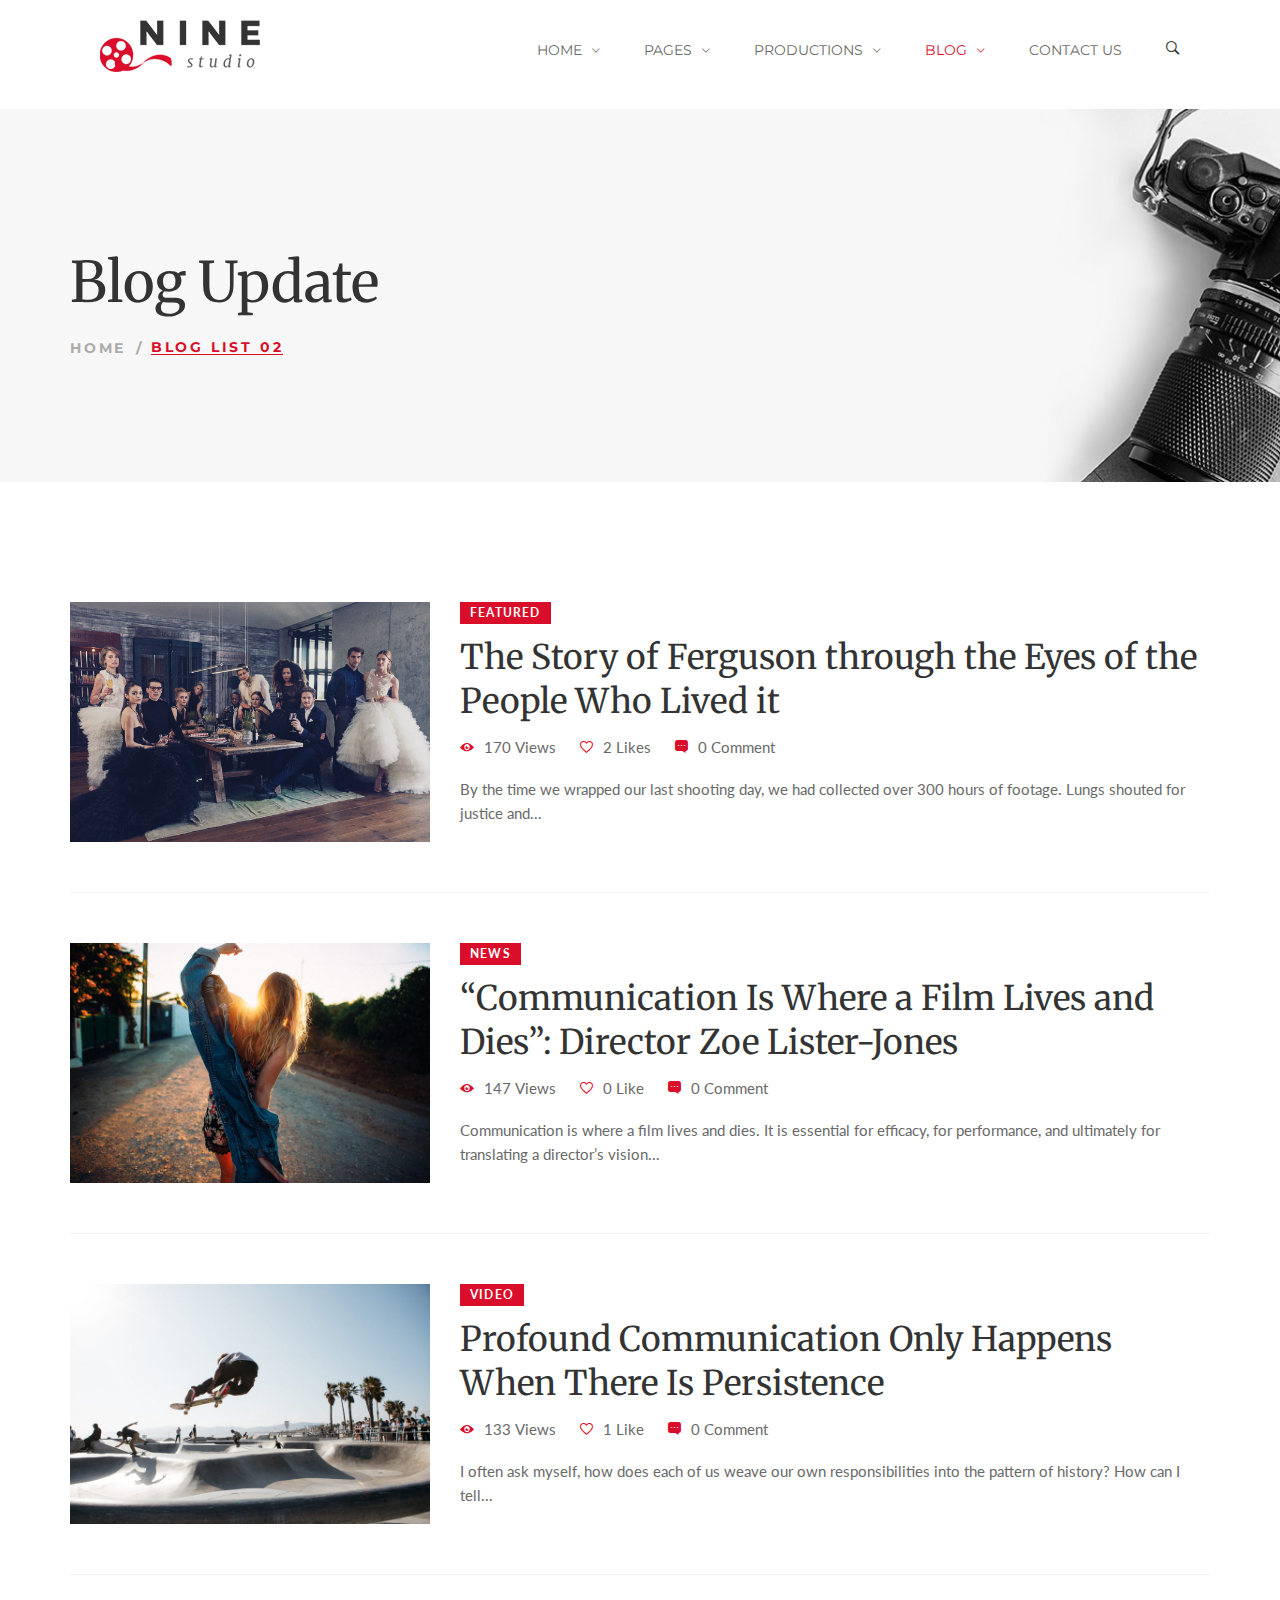
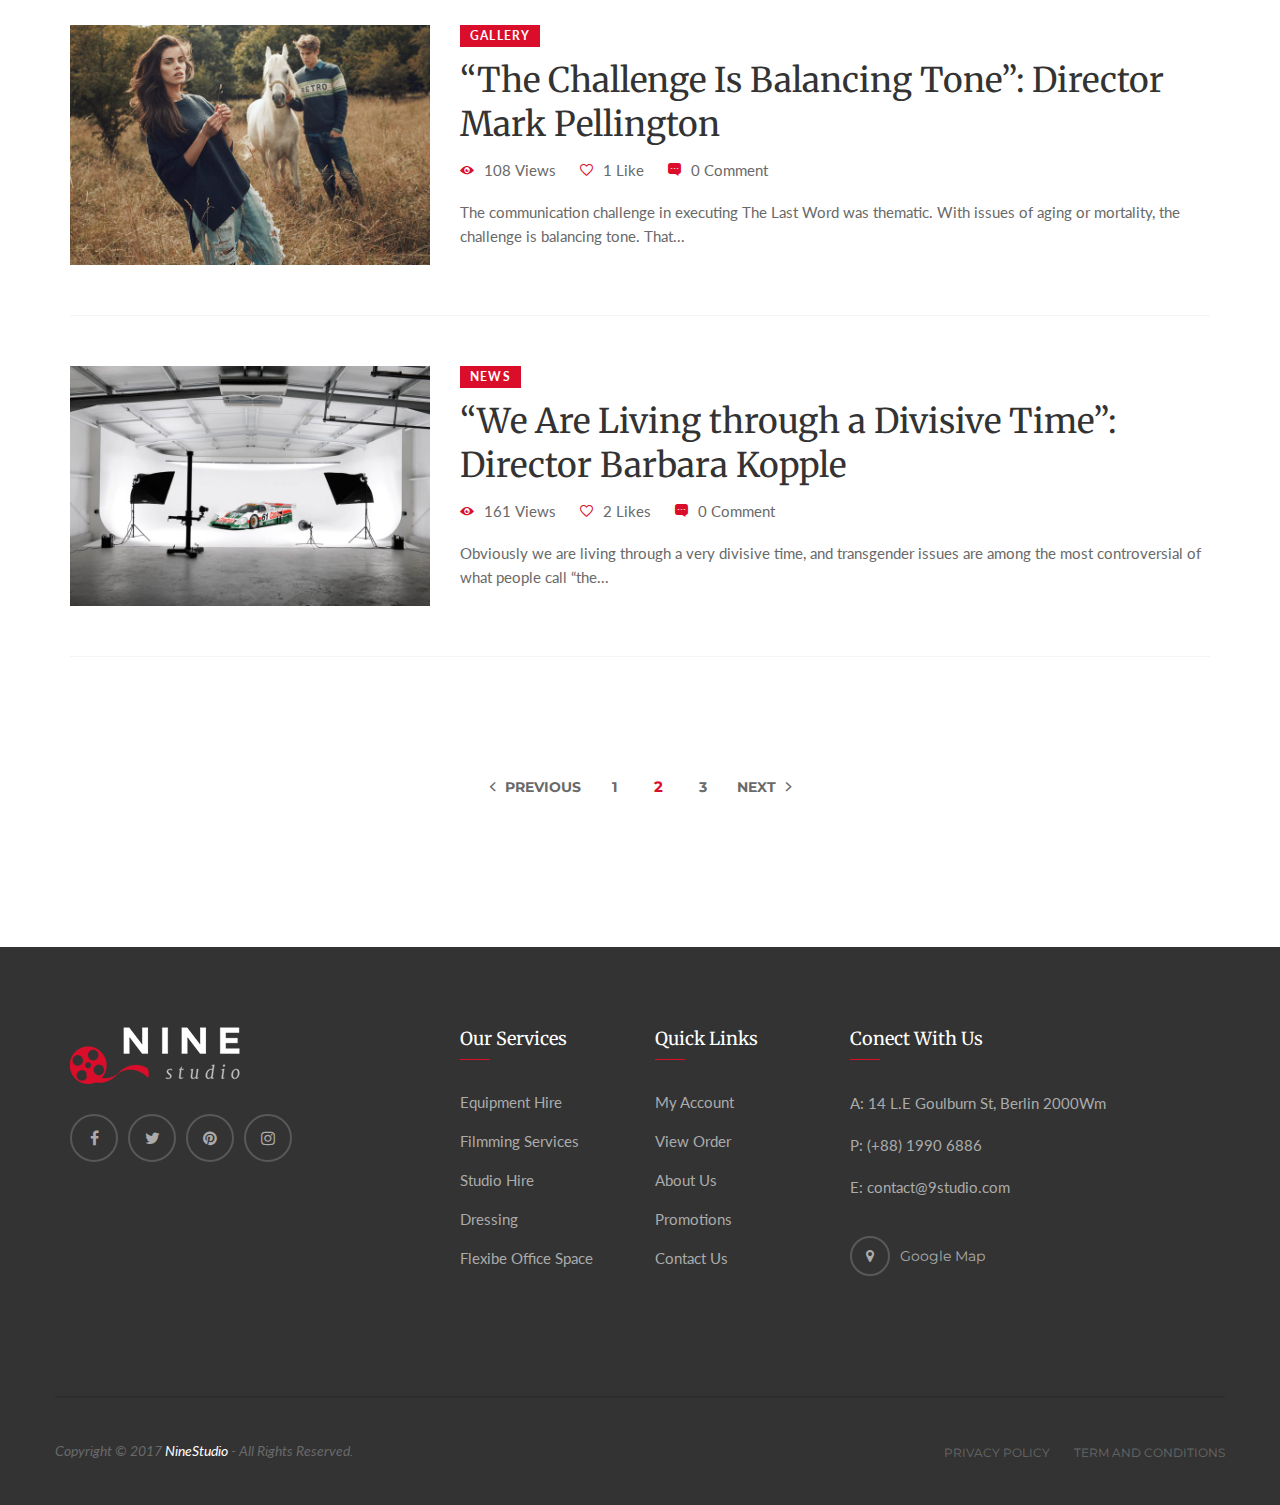
<file: blog-list-2.html>
<!doctype html>
<html lang="en-US">
	<head>
		<meta http-equiv="Content-Type" content="text/html; charset=UTF-8"/>
		<meta name="viewport" content="width=device-width, initial-scale=1, maximum-scale=1, user-scalable=0"/>
		<link rel="shortcut icon" href="images/favicon.ico"/>
		<title>Blog List 02 &#8211; Nine Studio HTML Template</title>

		<link rel="stylesheet" href="css/bootstrap.min.css" type="text/css" media="all"/>
		<link rel="stylesheet" href="css/font-awesome.min.css" type="text/css" media="all" />
		<link rel="stylesheet" href="css/ionicons.min.css" type="text/css" media="all" />
		<link rel="stylesheet" href="css/owl.carousel.css" type="text/css" media="all"/>
		<link rel="stylesheet" href="css/owl.theme.css" type="text/css" media="all"/>
		<link rel="stylesheet" href="css/component.css" type="text/css" media="all"/>
		<link rel="stylesheet" href="css/slick.css" type="text/css" media="all"/>
		<link rel="stylesheet" href="css/magnific-popup.css" type="text/css" media="all"/>
		<link rel="stylesheet" href="css/style.css" type="text/css" media="all"/>
		<link rel="stylesheet" href="css/custom.css" type="text/css" media="all"/>
		<link href="http://fonts.googleapis.com/css?family=Merriweather:300,300i,400,400i,700,700i,900,900i%7CMontserrat:100,100i,200,200i,300,300i,400,400i,500,500i,600,600i,700,700i,800,800i,900,900i%7CLato:100,100i,300,300i,400,400i,700,700i,900,900i" rel="stylesheet"/>
		<!-- HTML5 Shim and Respond.js IE8 support of HTML5 elements and media queries -->
		<!-- WARNING: Respond.js doesn't work if you view the page via file:// -->
		<!--[if lt IE 9]>
			<script src="https://oss.maxcdn.com/html5shiv/3.7.2/html5shiv.min.js"></script>
			<script src="https://oss.maxcdn.com/respond/1.4.2/respond.min.js"></script>
		<![endif]-->
	</head>
	<body>
		<div class="noo-spinner">
			<div class="spinner">
				<div class="child double-bounce1"></div>
				<div class="child double-bounce2"></div>
			</div>
		</div>
		<div id="menu-slideout" class="slideout-menu hidden-md-up">
			<div class="mobile-menu">
				<ul id="mobile-menu" class="menu">
					<li class="dropdown">
						<a href="#">Home</a>
						<i class="sub-menu-toggle fa fa-angle-down"></i>
						<ul class="sub-menu">
							<li><a href="index.html">Home Production</a></li>
							<li><a href="index-film-making.html">Home Film Making</a></li>
							<li><a href="index-studio.html">Home Studio</a></li>
							<li><a href="index-director.html">Home Director</a></li>
							<li><a href="index-agency.html">Home Agency</a></li>
							<li><a href="index-blogger.html">Home Blogger</a></li>
							<li><a href="index-showcase.html">Home Showcase</a></li>
						</ul>
					</li>
					<li class="dropdown">
						<a href="#">Pages</a>
						<i class="sub-menu-toggle fa fa-angle-down"></i>
						<ul class="sub-menu">
							<li class="dropdown">
								<a href="#">About</a>
								<i class="sub-menu-toggle fa fa-angle-down"></i>
								<ul class="sub-menu">
									<li><a href="about-1.html">About 01</a></li>
									<li><a href="about-2.html">About 02</a></li>
								</ul>
							</li>
							<li class="dropdown">
								<a href="#">Our Team</a>
								<i class="sub-menu-toggle fa fa-angle-down"></i>
								<ul class="sub-menu">
									<li><a href="our-team-1.html">Our Team 01</a></li>
									<li><a href="our-team-2.html">Our Team 02</a></li>
								</ul>
							</li>
							<li class="dropdown">
								<a href="#">Our Services</a>
								<i class="sub-menu-toggle fa fa-angle-down"></i>
								<ul class="sub-menu">
									<li><a href="our-services-1.html">Our Services 01</a></li>
									<li><a href="our-services-2.html">Our Services 02</a></li>
								</ul>
							</li>
							<li class="dropdown">
								<a href="#">Gallery</a>
								<i class="sub-menu-toggle fa fa-angle-down"></i>
								<ul class="sub-menu">
									<li><a href="gallery-1.html">Gallery 01</a></li>
									<li><a href="gallery-2.html">Gallery 02</a></li>
								</ul>
							</li>
							<li><a href="404.html">404</a></li>
						</ul>
					</li>
					<li class="dropdown">
						<a href="#">Productions</a>
						<i class="sub-menu-toggle fa fa-angle-down"></i>
						<ul class="sub-menu">
							<li><a href="our-projects-list.html">Productions List</a></li>
							<li><a href="our-projects-grid.html">Productions Grid</a></li>
						</ul>
					</li>
					<li class="dropdown">
						<a href="#">Blog</a>
						<i class="sub-menu-toggle fa fa-angle-down"></i>
						<ul class="sub-menu">
							<li><a href="blog-list-1.html">Blog List 01</a></li>
							<li class="active"><a href="blog-list-2.html">Blog List 02</a></li>
							<li><a href="blog-list-3.html">Blog List 03</a></li>
							<li><a href="blog-masonry.html">Blog Masonry</a></li>
						</ul>
					</li>
					<li>
						<a href="contact-us.html">Contact Us</a>
					</li>
				</ul>
			</div>
		</div>
		<div class="top-search">
			<div class="container">
				<div class="row">
					<div class="col-sm-12">
						<form>
							<input type="search" class="top-search-input" name="s" placeholder="What are you looking for?" />
						</form>
					</div>
				</div>
			</div>
		</div>
		<div class="site">
			<header id="header" class="header header-desktop header-1">
				<div class="container-fluid">
					<div class="row">
						<div class="col-md-3 p-0">
							<div class="header-left">
								<a href="index.html" id="branding_logo">
									<img class="logo" src="images/logo_alt.png" alt="Logo" title="Nine Studio" />
									<img class="logo-alt" src="images/logo_alt.png" alt="Logo" title="Nine Studio" />
								</a>
							</div>
						</div>
						<div class="col-md-9 p-0">
							<div class="header-right">
								<nav id="menu" class="menu menu-primary">
									<ul>
										<li class="dropdown">
											<a href="#">Home</a>
											<ul class="sub-menu">
												<li><a href="index.html">Home Production</a></li>
												<li><a href="index-film-making.html">Home Film Making</a></li>
												<li><a href="index-studio.html">Home Studio</a></li>
												<li><a href="index-director.html">Home Director</a></li>
												<li><a href="index-agency.html">Home Agency</a></li>
												<li><a href="index-blogger.html">Home Blogger</a></li>
												<li><a href="index-showcase.html">Home Showcase</a></li>
											</ul>
										</li>
										<li class="dropdown">
											<a href="#">Pages</a>
											<ul class="sub-menu">
												<li class="dropdown">
													<a href="#">About</a>
													<ul class="sub-menu">
														<li><a href="about-1.html">About 01</a></li>
														<li><a href="about-2.html">About 02</a></li>
													</ul>
												</li>
												<li class="dropdown">
													<a href="#">Our Team</a>
													<ul class="sub-menu">
														<li><a href="our-team-1.html">Our Team 01</a></li>
														<li><a href="our-team-2.html">Our Team 02</a></li>
													</ul>
												</li>
												<li class="dropdown">
													<a href="#">Our Services</a>
													<ul class="sub-menu">
														<li><a href="our-services-1.html">Our Services 01</a></li>
														<li><a href="our-services-2.html">Our Services 02</a></li>
													</ul>
												</li>
												<li class="dropdown">
													<a href="#">Gallery</a>
													<ul class="sub-menu">
														<li><a href="gallery-1.html">Gallery 01</a></li>
														<li><a href="gallery-2.html">Gallery 02</a></li>
													</ul>
												</li>
												<li><a href="404.html">404</a></li>
											</ul>
										</li>
										<li class="dropdown">
											<a href="#">Productions</a>
											<ul class="sub-menu">
												<li><a href="our-projects-list.html">Productions List</a></li>
												<li><a href="our-projects-grid.html">Productions Grid</a></li>
											</ul>
										</li>
										<li class="dropdown active">
											<a href="#">Blog</a>
											<ul class="sub-menu">
												<li><a href="blog-list-1.html">Blog List 01</a></li>
												<li><a href="blog-list-2.html">Blog List 02</a></li>
												<li><a href="blog-list-3.html">Blog List 03</a></li>
												<li><a href="blog-masonry.html">Blog Masonry</a></li>
											</ul>
										</li>
										<li>
											<a href="contact-us.html">Contact Us</a>
										</li>
									</ul>
								</nav>
								<div id="open-search" class="open-search top-search-btn"><i class="ion-ios-search-strong"></i></div>
							</div>
						</div>
					</div>
				</div>
			</header>
			<header class="header header-mobile">
				<div class="container">
					<div class="row">
						<div class="col-xs-2">
							<div class="header-left">
								<div id="open-left"><i class="ion-navicon"></i></div>
							</div>
						</div>
						<div class="col-xs-8">
							<div class="header-center">
								<a href="index.html" id="logo-2">
									<img class="logo-image" src="images/logo_alt.png" alt="Nine Studio Logo" />
								</a>
							</div>
						</div>
						<div class="col-xs-2">
							<div class="header-right">
								<div id="open-search-2" class="open-search top-search-btn">
									<i class="ion-ios-search-strong"></i>
								</div>
							</div>
						</div>
					</div>
				</div>
			</header>
			<div id="main">
				<div class="section page-title">
					<div class="container">
						<div class="row">
							<div class="col-sm-12">
								<div class="text-center-sm">
									<h1 class="title">Blog Update</h1>
									<div class="breadcrumbs">
										<ul>
											<li><a href="index.html">Home</a></li>
											<li>Blog List 02</li>
										</ul>
									</div>
								</div>
							</div>
						</div>
					</div>
				</div>
				<div class="section pt-12 pb-12">
					<div class="container">
						<div class="row">
							<div class="col-sm-12">
								<div class="blog-list">
									<div class="blog-list-item style-2">
										<div class="row">
											<div class="col-md-4">
												<div class="post-thumbnail">
													<a href="blog-detail.html">
														<img src="images/blog/blog_15.jpg" alt="" />
													</a>
												</div>
											</div>
											<div class="entry-desc col-md-8">
												<div class="list-categories">
													<a href="#">Featured</a>
												</div>
												<a href="blog-detail.html">
													<h3 class="entry-title">The Story of Ferguson through the Eyes of the People Who Lived it</h3>
												</a>
												<div class="meta">
													<span class="view">170 Views</span>
													<span class="like"><a href="#" class="like-btn">2 Likes</a></span>
													<span class="comment">0 Comment</span>
												</div>
												<div class="entry-content">
													By the time we wrapped our last shooting day, we had collected over 300 hours of footage. Lungs shouted for justice and...
												</div>
											</div>
										</div>
									</div>
									<div class="blog-list-item style-2">
										<div class="row">
											<div class="col-md-4">
												<div class="post-thumbnail">
													<a href="blog-detail.html">
														<img src="images/blog/blog_16.jpg" alt="" />
													</a>
												</div>
											</div>
											<div class="entry-desc col-md-8">
												<div class="list-categories">
													<a href="#">News</a>
												</div>
												<a href="blog-detail.html">
													<h3 class="entry-title">“Communication Is Where a Film Lives and Dies”: Director Zoe Lister-Jones</h3>
												</a>
												<div class="meta">
													<span class="view">147 Views</span>
													<span class="like"><a href="#" class="like-btn">0 Like</a></span>
													<span class="comment">0 Comment</span>
												</div>
												<div class="entry-content">
													Communication is where a film lives and dies. It is essential for efficacy, for performance, and ultimately for translating a director’s vision...
												</div>
											</div>
										</div>
									</div>
									<div class="blog-list-item style-2">
										<div class="row">
											<div class="col-md-4">
												<div class="post-thumbnail">
													<a href="blog-detail.html">
														<img src="images/blog/blog_17.jpg" alt="" />
													</a>
												</div>
											</div>
											<div class="entry-desc col-md-8">
												<div class="list-categories">
													<a href="#">Video</a>
												</div>
												<a href="blog-detail.html">
													<h3 class="entry-title">Profound Communication Only Happens When There Is Persistence</h3>
												</a>
												<div class="meta">
													<span class="view">133 Views</span>
													<span class="like"><a href="#" class="like-btn">1 Like</a></span>
													<span class="comment">0 Comment</span>
												</div>
												<div class="entry-content">
													I often ask myself, how does each of us weave our own responsibilities into the pattern of history? How can I tell...
												</div>
											</div>
										</div>
									</div>
									<div class="blog-list-item style-2">
										<div class="row">
											<div class="col-md-4">
												<div class="post-thumbnail">
													<a href="blog-detail.html">
														<img src="images/blog/blog_18.jpg" alt="" />
													</a>
												</div>
											</div>
											<div class="entry-desc col-md-8">
												<div class="list-categories">
													<a href="#">Gallery</a>
												</div>
												<a href="blog-detail.html">
													<h3 class="entry-title">“The Challenge Is Balancing Tone”: Director Mark Pellington</h3>
												</a>
												<div class="meta">
													<span class="view">108 Views</span>
													<span class="like"><a href="#" class="like-btn">1 Like</a></span>
													<span class="comment">0 Comment</span>
												</div>
												<div class="entry-content">
													The communication challenge in executing The Last Word was thematic. With issues of aging or mortality, the challenge is balancing tone. That...
												</div>
											</div>
										</div>
									</div>
									<div class="blog-list-item style-2">
										<div class="row">
											<div class="col-md-4">
												<div class="post-thumbnail">
													<a href="blog-detail.html">
														<img src="images/blog/blog_19.jpg" alt="" />
													</a>
												</div>
											</div>
											<div class="entry-desc col-md-8">
												<div class="list-categories">
													<a href="#">News</a>
												</div>
												<a href="blog-detail.html">
													<h3 class="entry-title">“We Are Living through a Divisive Time”: Director Barbara Kopple</h3>
												</a>
												<div class="meta">
													<span class="view">161 Views</span>
													<span class="like"><a href="#" class="like-btn">2 Likes</a></span>
													<span class="comment">0 Comment</span>
												</div>
												<div class="entry-content">
													Obviously we are living through a very divisive time, and transgender issues are among the most controversial of what people call “the...
												</div>
											</div>
										</div>
									</div>
								</div>
								<div class="pagination">
									<a class="prev page-numbers" href="#">Previous</a>
									<a class="page-numbers" href="#">1</a>
									<span class="page-numbers current">2</span>
									<a class="page-numbers" href="#">3</a> 
									<a class="next page-numbers" href="#">Next</a>
								</div>
							</div>
						</div>
					</div>
				</div>
			</div>
			<footer class="footer">
				<div class="container">
					<div class="row">
						<div class="col-md-4">
							<a href="index.html" id="footer_logo">
								<img class="footer-logo-image" src="images/logo_footer.png" alt="Nine Studio" />
							</a>
							<div class="footer-social">
								<a data-toggle="tooltip" data-placement="top" title="" data-original-title="Facebook" href="#"><i class="fa fa-facebook"></i></a>
								<a data-toggle="tooltip" data-placement="top" title="" data-original-title="Twitter" href="#"><i class="fa fa-twitter"></i></a>
								<a data-toggle="tooltip" data-placement="top" title="" data-original-title="Pinterest" href="#"><i class="fa fa-pinterest"></i></a>
								<a data-toggle="tooltip" data-placement="top" title="" data-original-title="Instagram" href="#"><i class="fa fa-instagram"></i></a>
							</div>
						</div>
						<div class="col-md-2">
							<div class="widget">
								<h3 class="widget-title">Our Services</h3>
								<ul>
									<li><a href="#">Equipment Hire</a></li>
									<li><a href="#">Filmming Services</a></li>
									<li><a href="#">Studio Hire</a></li>
									<li><a href="#">Dressing</a></li>
									<li><a href="#">Flexibe Office Space</a></li>
								</ul>
							</div>
						</div>
						<div class="col-md-2">
							<div class="widget">
								<h3 class="widget-title">Quick Links</h3>
								<ul>
									<li><a href="#">My Account</a></li>
									<li><a href="#">View Order</a></li>
									<li><a href="#">About Us</a></li>
									<li><a href="#">Promotions</a></li>
									<li><a href="#">Contact Us</a></li>
								</ul>
							</div>
						</div>
						<div class="col-md-4">
							<div class="widget">
								<h3 class="widget-title">Conect With Us</h3>
								<div class="textwidget">
									<p>A: 14 L.E Goulburn St, Berlin 2000Wm</p>
									<p>P: (+88) 1990 6886</p>
									<p>E: <a href="mailto:contact@9studio.com">contact@9studio.com</a></p>
								</div>
								<div class="footer-gmap">
									<a href="#gmap-popup" class="open-popup-link">Google Map</a>
									<div id="gmap-popup" class="mfp-hide">
										<iframe id="gmap" src="https://www.google.com/maps/embed?pb=!1m18!1m12!1m3!1d3412.0554760559626!2d151.42366529037852!3d-32.80714560754794!2m3!1f0!2f0!3f0!3m2!1i1024!2i768!4f13.1!3m3!1m2!1s0x6b73360bf7441cf9%3A0x7d18a93f0244f271!2s14+Goulburn+St%2C+Abermain+NSW+2326%2C+Australia!5e0!3m2!1sen!2s!4v1482743874873" width="600" height="450" allowfullscreen></iframe>
									</div>
								</div>
							</div>
						</div>
					</div>
				</div>
			</footer>
			<div class="copyright">
				<div class="container">
					<div class="row">
						<div class="copyright-container">
							<div class="col-md-6 p-0">
								<div class="copyright-left">
									Copyright © 2017 <a href="#">NineStudio</a> - All Rights Reserved.
								</div>
							</div>
							<div class="col-md-6 p-0">
								<div class="copyright-right">
									<ul>
										<li><a href="#">Privacy Policy</a></li>
										<li><a href="#">Term And Conditions</a></li>
									</ul>
								</div>
							</div>
						</div>
					</div>
				</div>
			</div>
		</div>

		<div class="modals">
			<div class="md-modal md-effect-1" id="modal-1">
				<div class="md-content bg-transparent">
					<iframe src="https://player.vimeo.com/video/177252412" width="500" height="281" allowfullscreen></iframe>
					<button class="md-close">Close me!</button>
				</div>
			</div>
		</div>

		<div class="md-overlay"></div><!-- the overlay element -->

		<a class="backtotop" id="backtotop"><i class="ion-android-arrow-up"></i></a>

		<script type="text/javascript" src="js/jquery.min.js"></script>
		<script type="text/javascript" src="js/jquery-migrate.min.js"></script>
		<script type="text/javascript" src="js/bootstrap.min.js"></script>
		<script type="text/javascript" src="js/modernizr-2.7.1.min.js"></script>
		<script type="text/javascript" src="js/owl.carousel.min.js"></script>
		<script type="text/javascript" src="js/imagesloaded.pkgd.min.js"></script>
		<script type="text/javascript" src="js/isotope.pkgd.min.js"></script>
		<script type="text/javascript" src="js/jquery.isotope.init.js"></script>
		<script type="text/javascript" src="js/classie.js"></script>
		<script type="text/javascript" src="js/modalEffects.js"></script>
		<script type="text/javascript" src="js/slick.min.js"></script>
		<script type="text/javascript" src="js/jquery.magnific-popup.min.js"></script>
		<script type="text/javascript" src="js/script.js"></script>
	</body>
</html>
</file>
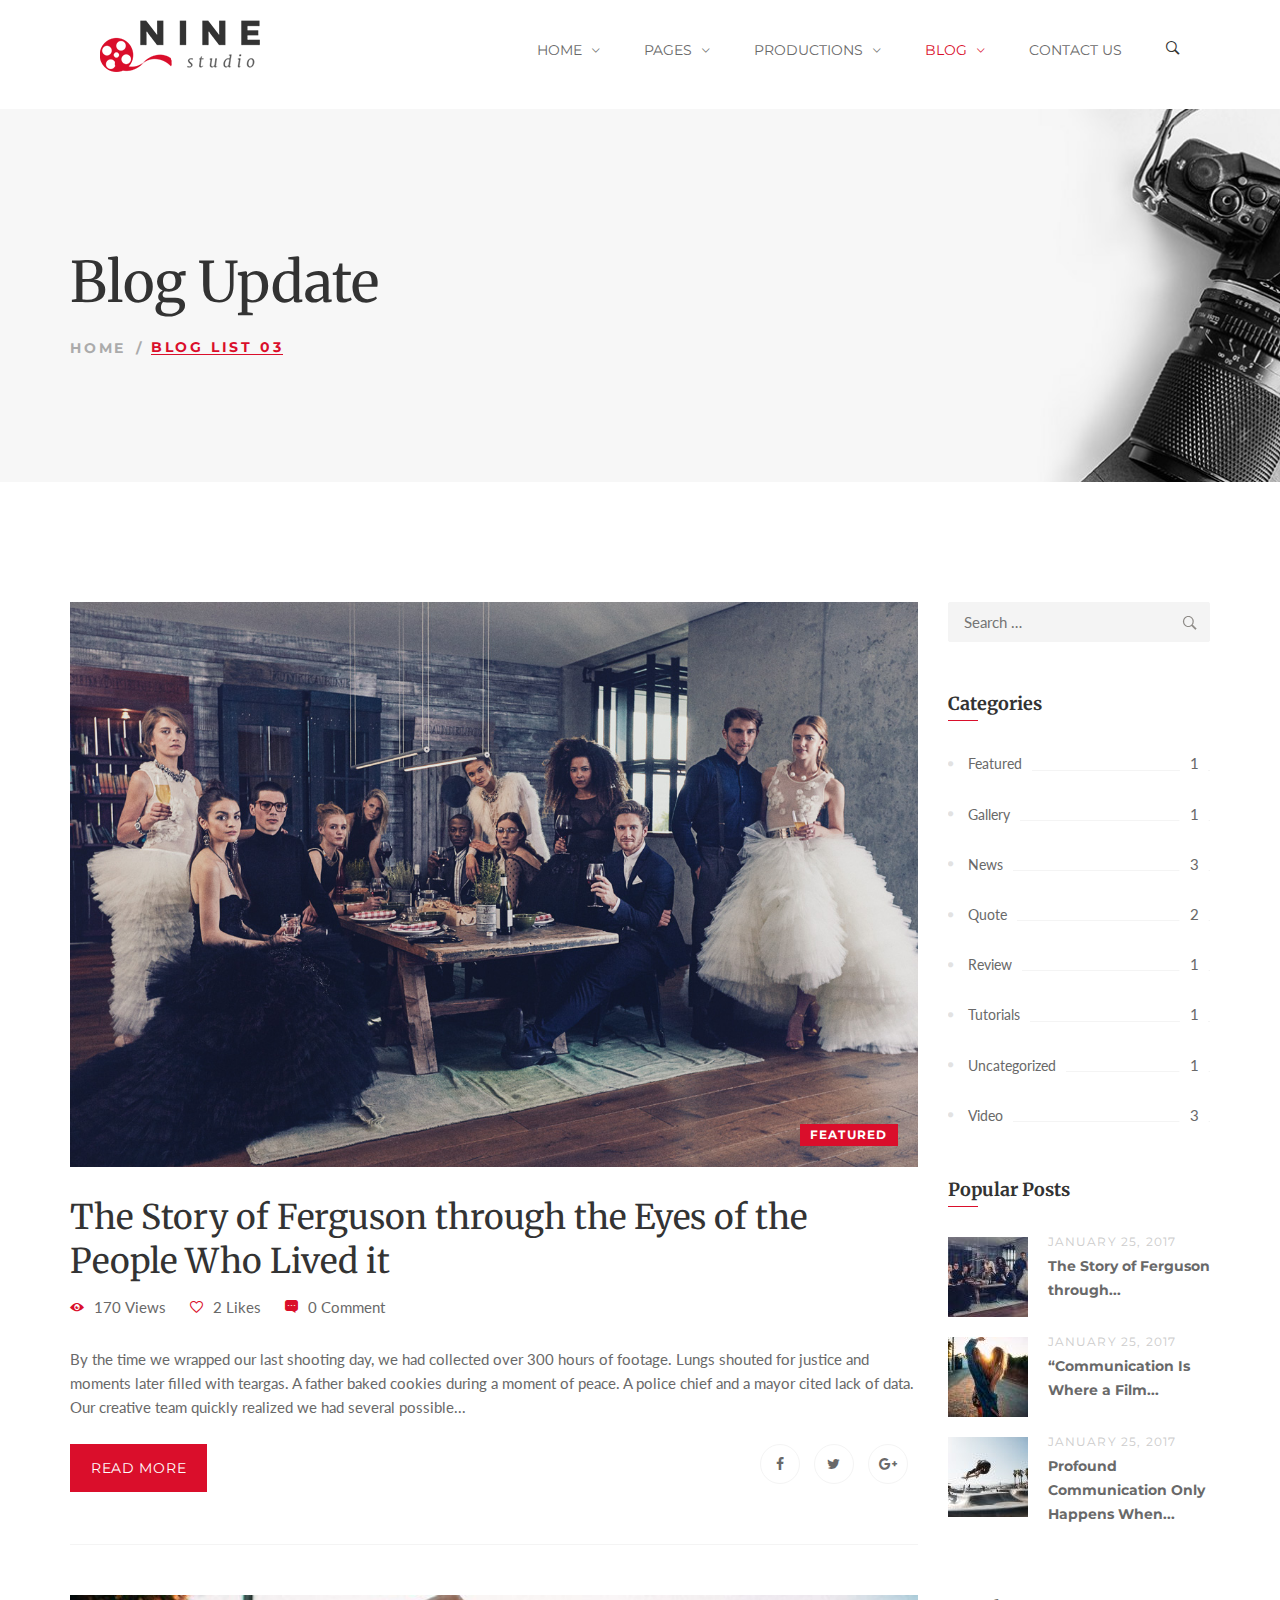
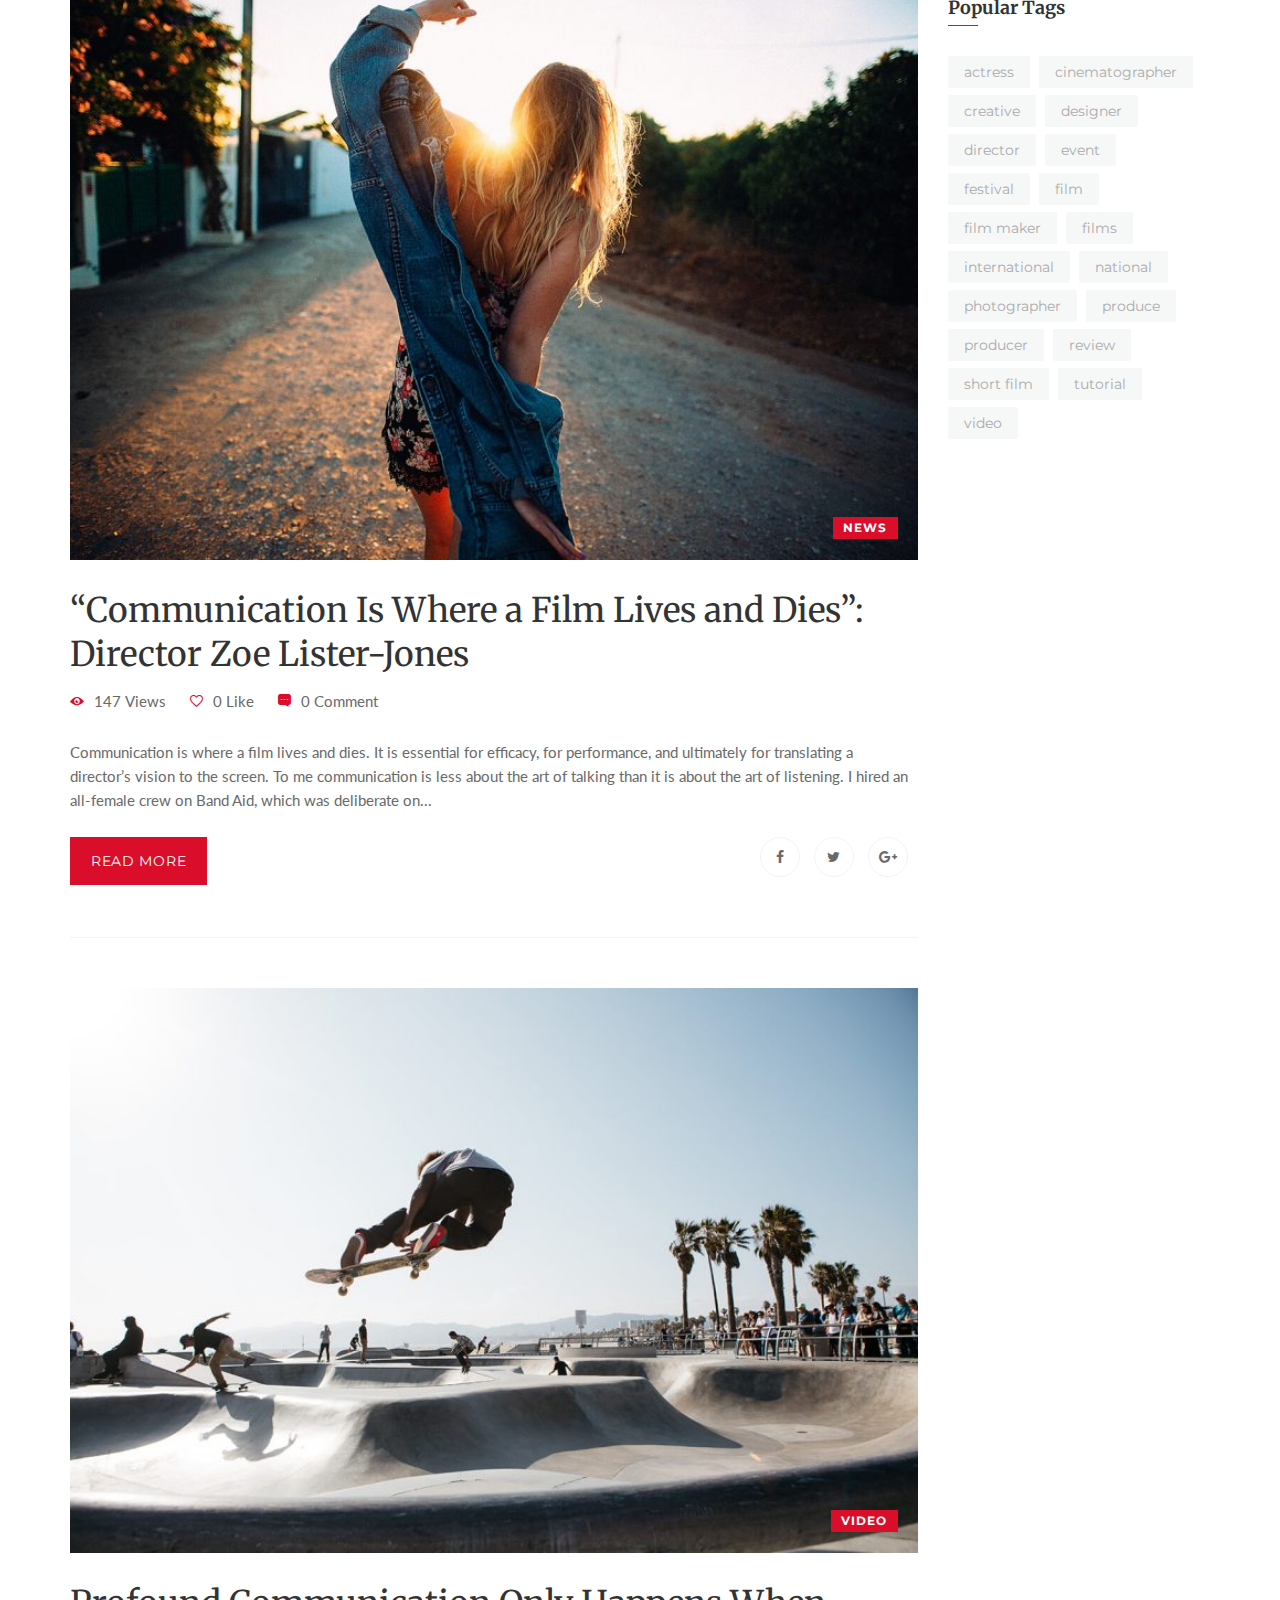
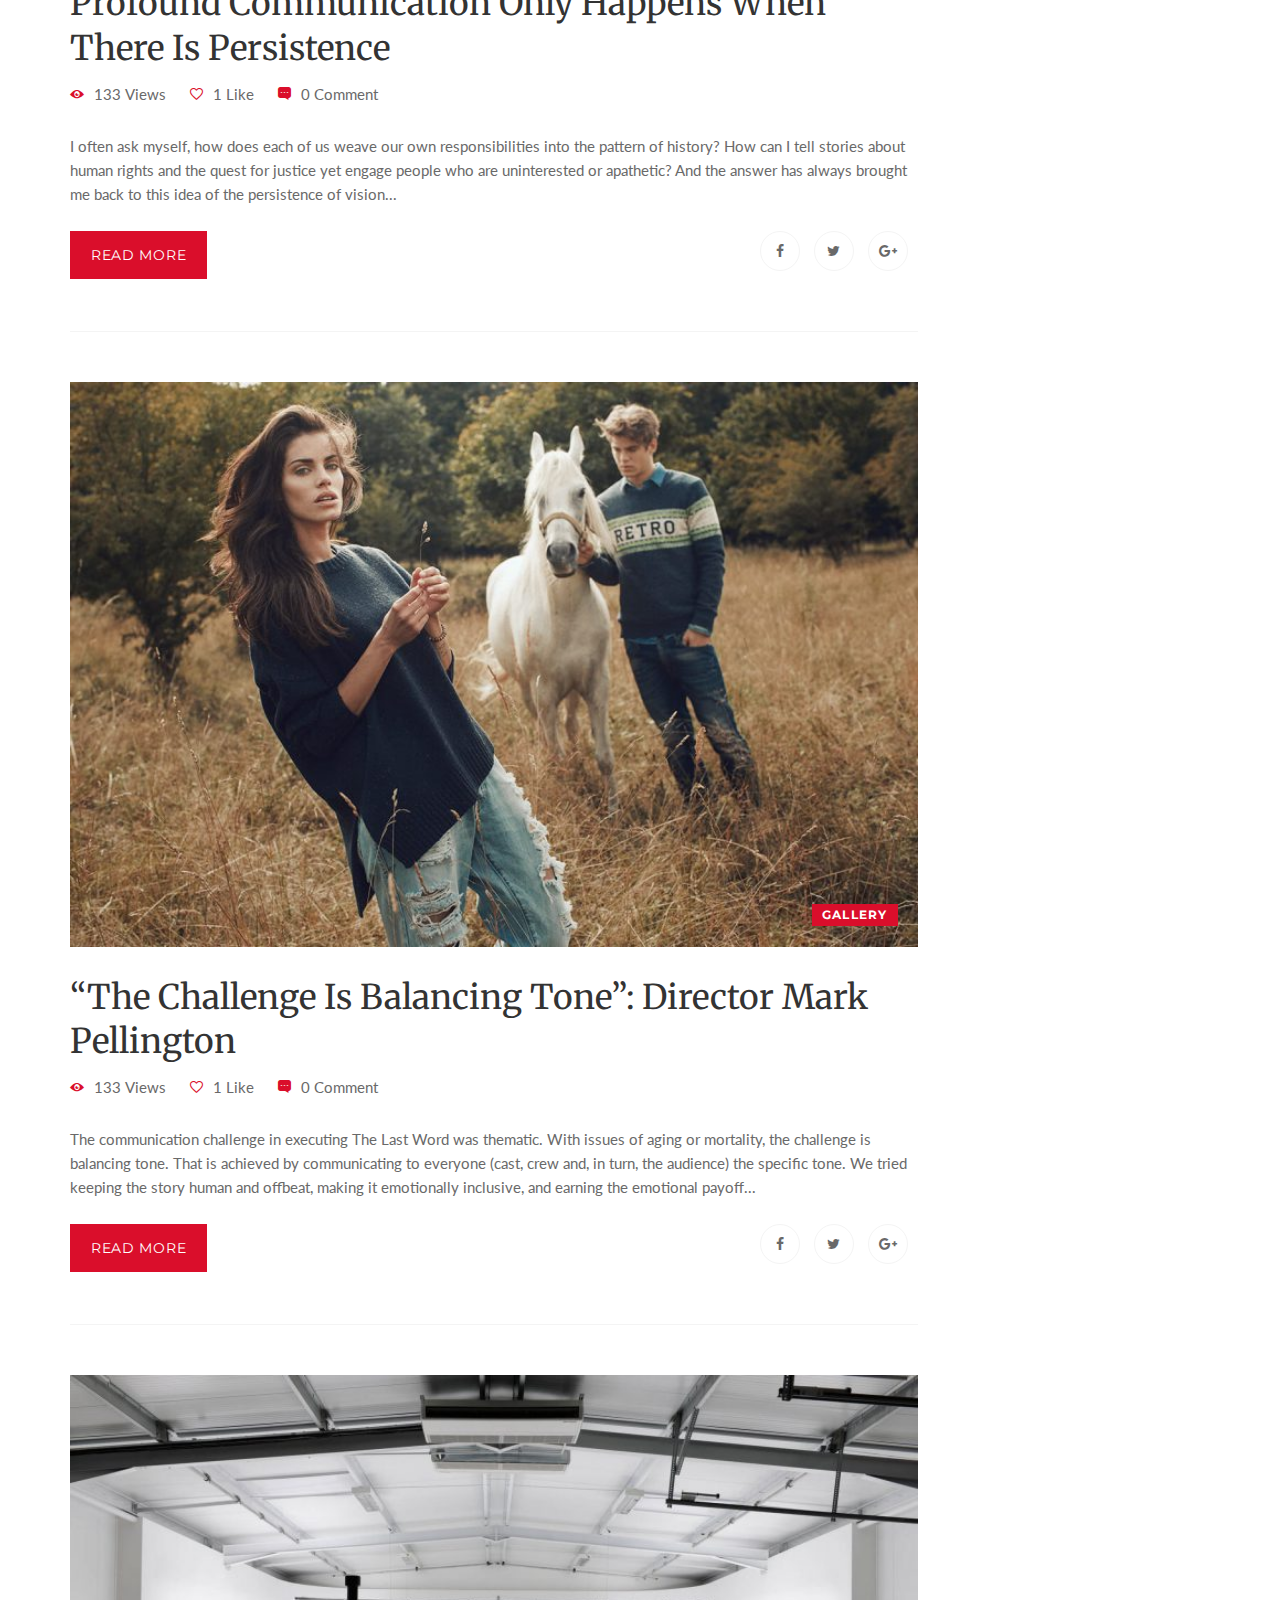
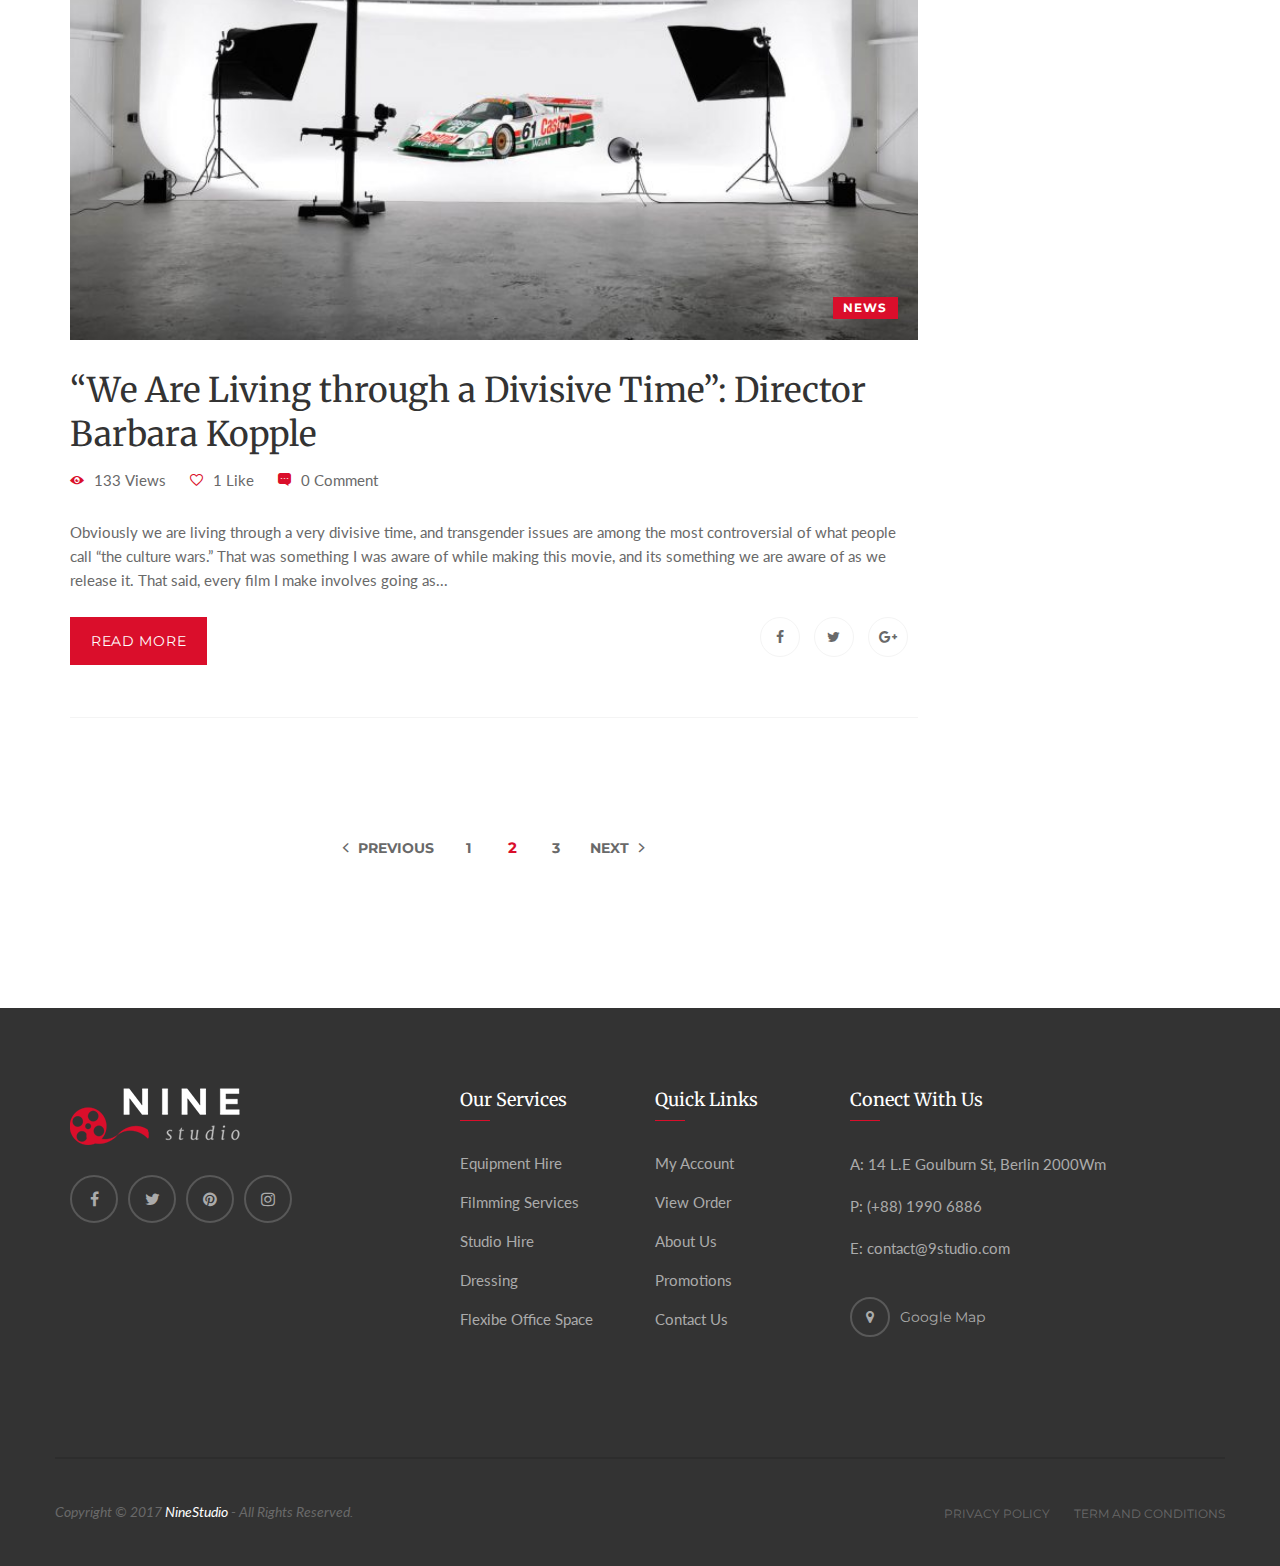
<file: blog-list-3.html>
<!doctype html>
<html lang="en-US">
	<head>
		<meta http-equiv="Content-Type" content="text/html; charset=UTF-8"/>
		<meta name="viewport" content="width=device-width, initial-scale=1, maximum-scale=1, user-scalable=0"/>
		<link rel="shortcut icon" href="images/favicon.ico"/>
		<title>Blog List 03 &#8211; Nine Studio HTML Template</title>

		<link rel="stylesheet" href="css/bootstrap.min.css" type="text/css" media="all"/>
		<link rel="stylesheet" href="css/font-awesome.min.css" type="text/css" media="all" />
		<link rel="stylesheet" href="css/ionicons.min.css" type="text/css" media="all" />
		<link rel="stylesheet" href="css/owl.carousel.css" type="text/css" media="all"/>
		<link rel="stylesheet" href="css/owl.theme.css" type="text/css" media="all"/>
		<link rel="stylesheet" href="css/component.css" type="text/css" media="all"/>
		<link rel="stylesheet" href="css/slick.css" type="text/css" media="all"/>
		<link rel="stylesheet" href="css/magnific-popup.css" type="text/css" media="all"/>
		<link rel="stylesheet" href="css/style.css" type="text/css" media="all"/>
		<link rel="stylesheet" href="css/custom.css" type="text/css" media="all"/>
		<link href="http://fonts.googleapis.com/css?family=Merriweather:300,300i,400,400i,700,700i,900,900i%7CMontserrat:100,100i,200,200i,300,300i,400,400i,500,500i,600,600i,700,700i,800,800i,900,900i%7CLato:100,100i,300,300i,400,400i,700,700i,900,900i" rel="stylesheet"/>
		<!-- HTML5 Shim and Respond.js IE8 support of HTML5 elements and media queries -->
		<!-- WARNING: Respond.js doesn't work if you view the page via file:// -->
		<!--[if lt IE 9]>
			<script src="https://oss.maxcdn.com/html5shiv/3.7.2/html5shiv.min.js"></script>
			<script src="https://oss.maxcdn.com/respond/1.4.2/respond.min.js"></script>
		<![endif]-->
	</head>
	<body>
		<div class="noo-spinner">
			<div class="spinner">
				<div class="child double-bounce1"></div>
				<div class="child double-bounce2"></div>
			</div>
		</div>
		<div id="menu-slideout" class="slideout-menu hidden-md-up">
			<div class="mobile-menu">
				<ul id="mobile-menu" class="menu">
					<li class="dropdown">
						<a href="#">Home</a>
						<i class="sub-menu-toggle fa fa-angle-down"></i>
						<ul class="sub-menu">
							<li><a href="index.html">Home Production</a></li>
							<li><a href="index-film-making.html">Home Film Making</a></li>
							<li><a href="index-studio.html">Home Studio</a></li>
							<li><a href="index-director.html">Home Director</a></li>
							<li><a href="index-agency.html">Home Agency</a></li>
							<li><a href="index-blogger.html">Home Blogger</a></li>
							<li><a href="index-showcase.html">Home Showcase</a></li>
						</ul>
					</li>
					<li class="dropdown">
						<a href="#">Pages</a>
						<i class="sub-menu-toggle fa fa-angle-down"></i>
						<ul class="sub-menu">
							<li class="dropdown">
								<a href="#">About</a>
								<i class="sub-menu-toggle fa fa-angle-down"></i>
								<ul class="sub-menu">
									<li><a href="about-1.html">About 01</a></li>
									<li><a href="about-2.html">About 02</a></li>
								</ul>
							</li>
							<li class="dropdown">
								<a href="#">Our Team</a>
								<i class="sub-menu-toggle fa fa-angle-down"></i>
								<ul class="sub-menu">
									<li><a href="our-team-1.html">Our Team 01</a></li>
									<li><a href="our-team-2.html">Our Team 02</a></li>
								</ul>
							</li>
							<li class="dropdown">
								<a href="#">Our Services</a>
								<i class="sub-menu-toggle fa fa-angle-down"></i>
								<ul class="sub-menu">
									<li><a href="our-services-1.html">Our Services 01</a></li>
									<li><a href="our-services-2.html">Our Services 02</a></li>
								</ul>
							</li>
							<li class="dropdown">
								<a href="#">Gallery</a>
								<i class="sub-menu-toggle fa fa-angle-down"></i>
								<ul class="sub-menu">
									<li><a href="gallery-1.html">Gallery 01</a></li>
									<li><a href="gallery-2.html">Gallery 02</a></li>
								</ul>
							</li>
							<li><a href="404.html">404</a></li>
						</ul>
					</li>
					<li class="dropdown">
						<a href="#">Productions</a>
						<i class="sub-menu-toggle fa fa-angle-down"></i>
						<ul class="sub-menu">
							<li><a href="our-projects-list.html">Productions List</a></li>
							<li><a href="our-projects-grid.html">Productions Grid</a></li>
						</ul>
					</li>
					<li class="dropdown">
						<a href="#">Blog</a>
						<i class="sub-menu-toggle fa fa-angle-down"></i>
						<ul class="sub-menu">
							<li><a href="blog-list-1.html">Blog List 01</a></li>
							<li><a href="blog-list-2.html">Blog List 02</a></li>
							<li class="active"><a href="blog-list-3.html">Blog List 03</a></li>
							<li><a href="blog-masonry.html">Blog Masonry</a></li>
						</ul>
					</li>
					<li>
						<a href="contact-us.html">Contact Us</a>
					</li>
				</ul>
			</div>
		</div>
		<div class="top-search">
			<div class="container">
				<div class="row">
					<div class="col-sm-12">
						<form>
							<input type="search" class="top-search-input" name="s" placeholder="What are you looking for?" />
						</form>
					</div>
				</div>
			</div>
		</div>
		<div class="site">
			<header id="header" class="header header-desktop header-1">
				<div class="container-fluid">
					<div class="row">
						<div class="col-md-3 p-0">
							<div class="header-left">
								<a href="index.html" id="branding_logo">
									<img class="logo" src="images/logo_alt.png" alt="Logo" title="Nine Studio" />
									<img class="logo-alt" src="images/logo_alt.png" alt="Logo" title="Nine Studio" />
								</a>
							</div>
						</div>
						<div class="col-md-9 p-0">
							<div class="header-right">
								<nav id="menu" class="menu menu-primary">
									<ul>
										<li class="dropdown">
											<a href="#">Home</a>
											<ul class="sub-menu">
												<li><a href="index.html">Home Production</a></li>
												<li><a href="index-film-making.html">Home Film Making</a></li>
												<li><a href="index-studio.html">Home Studio</a></li>
												<li><a href="index-director.html">Home Director</a></li>
												<li><a href="index-agency.html">Home Agency</a></li>
												<li><a href="index-blogger.html">Home Blogger</a></li>
												<li><a href="index-showcase.html">Home Showcase</a></li>
											</ul>
										</li>
										<li class="dropdown">
											<a href="#">Pages</a>
											<ul class="sub-menu">
												<li class="dropdown">
													<a href="#">About</a>
													<ul class="sub-menu">
														<li><a href="about-1.html">About 01</a></li>
														<li><a href="about-2.html">About 02</a></li>
													</ul>
												</li>
												<li class="dropdown">
													<a href="#">Our Team</a>
													<ul class="sub-menu">
														<li><a href="our-team-1.html">Our Team 01</a></li>
														<li><a href="our-team-2.html">Our Team 02</a></li>
													</ul>
												</li>
												<li class="dropdown">
													<a href="#">Our Services</a>
													<ul class="sub-menu">
														<li><a href="our-services-1.html">Our Services 01</a></li>
														<li><a href="our-services-2.html">Our Services 02</a></li>
													</ul>
												</li>
												<li class="dropdown">
													<a href="#">Gallery</a>
													<ul class="sub-menu">
														<li><a href="gallery-1.html">Gallery 01</a></li>
														<li><a href="gallery-2.html">Gallery 02</a></li>
													</ul>
												</li>
												<li><a href="404.html">404</a></li>
											</ul>
										</li>
										<li class="dropdown">
											<a href="#">Productions</a>
											<ul class="sub-menu">
												<li><a href="our-projects-list.html">Productions List</a></li>
												<li><a href="our-projects-grid.html">Productions Grid</a></li>
											</ul>
										</li>
										<li class="dropdown active">
											<a href="#">Blog</a>
											<ul class="sub-menu">
												<li><a href="blog-list-1.html">Blog List 01</a></li>
												<li><a href="blog-list-2.html">Blog List 02</a></li>
												<li><a href="blog-list-3.html">Blog List 03</a></li>
												<li><a href="blog-masonry.html">Blog Masonry</a></li>
											</ul>
										</li>
										<li>
											<a href="contact-us.html">Contact Us</a>
										</li>
									</ul>
								</nav>
								<div id="open-search" class="open-search top-search-btn"><i class="ion-ios-search-strong"></i></div>
							</div>
						</div>
					</div>
				</div>
			</header>
			<header class="header header-mobile">
				<div class="container">
					<div class="row">
						<div class="col-xs-2">
							<div class="header-left">
								<div id="open-left"><i class="ion-navicon"></i></div>
							</div>
						</div>
						<div class="col-xs-8">
							<div class="header-center">
								<a href="index.html" id="logo-2">
									<img class="logo-image" src="images/logo_alt.png" alt="Nine Studio Logo" />
								</a>
							</div>
						</div>
						<div class="col-xs-2">
							<div class="header-right">
								<div id="open-search-2" class="open-search top-search-btn">
									<i class="ion-ios-search-strong"></i>
								</div>
							</div>
						</div>
					</div>
				</div>
			</header>
			<div id="main">
				<div class="section page-title">
					<div class="container">
						<div class="row">
							<div class="col-sm-12">
								<div class="text-center-sm">
									<h1 class="title">Blog Update</h1>
									<div class="breadcrumbs">
										<ul>
											<li><a href="index.html">Home</a></li>
											<li>Blog List 03</li>
										</ul>
									</div>
								</div>
							</div>
						</div>
					</div>
				</div>
				<div class="section pt-12 pb-12">
					<div class="container">
						<div class="row">
							<div class="col-md-9">
								<div class="blog-list">
									<div class="blog-list-item style-3">
										<div class="post-thumbnail">
											<a href="blog-detail.html">
												<img src="images/blog/blog_15.jpg" alt="" />
											</a>
											<div class="list-categories">
												<a href="#">Featured</a>
											</div>
										</div>
										<div class="entry-desc">
											<a href="blog-detail.html">
												<h3 class="entry-title">The Story of Ferguson through the Eyes of the People Who Lived it</h3>
											</a>
											<div class="meta">
												<span class="view">170 Views</span>
												<span class="like"><a href="#" class="like-btn">2 Likes</a></span>
												<span class="comment">0 Comment</span>
											</div>
											<div class="entry-content">
												By the time we wrapped our last shooting day, we had collected over 300 hours of footage. Lungs shouted for justice and moments later filled with teargas. A father baked cookies during a moment of peace. A police chief and a mayor cited lack of data. Our creative team quickly realized we had several possible...
											</div>
											<div class="row">
												<div class="col-md-6">
													<a class="button" href="blog-detail.html">Read more</a>
												</div>
												<div class="col-md-6">
													<div class="entry-share">
														<ul class="film-social">
															<li><a data-toggle="tooltip" data-placement="top" title="" data-original-title="Facebook" target="_blank" href="#"><i class="fa fa-facebook"></i></a></li>
															<li><a data-toggle="tooltip" data-placement="top" title="" data-original-title="Twitter" target="_blank" href="#"><i class="fa fa-twitter"></i></a></li>
															<li><a data-toggle="tooltip" data-placement="top" title="" data-original-title="Google" target="_blank" href="#"><i class="fa fa-google-plus"></i></a></li>
														</ul>
													</div>
												</div>
											</div>
										</div>
									</div>
									<div class="blog-list-item style-3">
										<div class="post-thumbnail">
											<a href="blog-detail.html">
												<img src="images/blog/blog_16.jpg" alt="" />
											</a>
											<div class="list-categories">
												<a href="#">News</a>
											</div>
										</div>
										<div class="entry-desc">
											<a href="blog-detail.html">
												<h3 class="entry-title">“Communication Is Where a Film Lives and Dies”: Director Zoe Lister-Jones</h3>
											</a>
											<div class="meta">
												<span class="view">147 Views</span>
												<span class="like"><a href="#" class="like-btn">0 Like</a></span>
												<span class="comment">0 Comment</span>
											</div>
											<div class="entry-content">
												Communication is where a film lives and dies. It is essential for efficacy, for performance, and ultimately for translating a director’s vision to the screen. To me communication is less about the art of talking than it is about the art of listening. I hired an all-female crew on Band Aid, which was deliberate on...
											</div>
											<div class="row">
												<div class="col-md-6">
													<a class="button" href="blog-detail.html">Read more</a>
												</div>
												<div class="col-md-6">
													<div class="entry-share">
														<ul class="film-social">
															<li><a data-toggle="tooltip" data-placement="top" title="" data-original-title="Facebook" target="_blank" href="#"><i class="fa fa-facebook"></i></a></li>
															<li><a data-toggle="tooltip" data-placement="top" title="" data-original-title="Twitter" target="_blank" href="#"><i class="fa fa-twitter"></i></a></li>
															<li><a data-toggle="tooltip" data-placement="top" title="" data-original-title="Google" target="_blank" href="#"><i class="fa fa-google-plus"></i></a></li>
														</ul>
													</div>
												</div>
											</div>
										</div>
									</div>
									<div class="blog-list-item style-3">
										<div class="post-thumbnail">
											<a href="blog-detail.html">
												<img src="images/blog/blog_17.jpg" alt="" />
											</a>
											<div class="list-categories">
												<a href="#">Video</a>
											</div>
										</div>
										<div class="entry-desc">
											<a href="blog-detail.html">
												<h3 class="entry-title">Profound Communication Only Happens When There Is Persistence</h3>
											</a>
											<div class="meta">
												<span class="view">133 Views</span>
												<span class="like"><a href="#" class="like-btn">1 Like</a></span>
												<span class="comment">0 Comment</span>
											</div>
											<div class="entry-content">
												I often ask myself, how does each of us weave our own responsibilities into the pattern of history? How can I tell stories about human rights and the quest for justice yet engage people who are uninterested or apathetic? And the answer has always brought me back to this idea of the persistence of vision...
											</div>
											<div class="row">
												<div class="col-md-6">
													<a class="button" href="blog-detail.html">Read more</a>
												</div>
												<div class="col-md-6">
													<div class="entry-share">
														<ul class="film-social">
															<li><a data-toggle="tooltip" data-placement="top" title="" data-original-title="Facebook" target="_blank" href="#"><i class="fa fa-facebook"></i></a></li>
															<li><a data-toggle="tooltip" data-placement="top" title="" data-original-title="Twitter" target="_blank" href="#"><i class="fa fa-twitter"></i></a></li>
															<li><a data-toggle="tooltip" data-placement="top" title="" data-original-title="Google" target="_blank" href="#"><i class="fa fa-google-plus"></i></a></li>
														</ul>
													</div>
												</div>
											</div>
										</div>
									</div>
									<div class="blog-list-item style-3">
										<div class="post-thumbnail">
											<a href="blog-detail.html">
												<img src="images/blog/blog_18.jpg" alt="" />
											</a>
											<div class="list-categories">
												<a href="#">Gallery</a>
											</div>
										</div>
										<div class="entry-desc">
											<a href="blog-detail.html">
												<h3 class="entry-title">“The Challenge Is Balancing Tone”: Director Mark Pellington</h3>
											</a>
											<div class="meta">
												<span class="view">133 Views</span>
												<span class="like"><a href="#" class="like-btn">1 Like</a></span>
												<span class="comment">0 Comment</span>
											</div>
											<div class="entry-content">
												The communication challenge in executing The Last Word was thematic. With issues of aging or mortality, the challenge is balancing tone. That is achieved by communicating to everyone (cast, crew and, in turn, the audience) the specific tone. We tried keeping the story human and offbeat, making it emotionally inclusive, and earning the emotional payoff...
											</div>
											<div class="row">
												<div class="col-md-6">
													<a class="button" href="blog-detail.html">Read more</a>
												</div>
												<div class="col-md-6">
													<div class="entry-share">
														<ul class="film-social">
															<li><a data-toggle="tooltip" data-placement="top" title="" data-original-title="Facebook" target="_blank" href="#"><i class="fa fa-facebook"></i></a></li>
															<li><a data-toggle="tooltip" data-placement="top" title="" data-original-title="Twitter" target="_blank" href="#"><i class="fa fa-twitter"></i></a></li>
															<li><a data-toggle="tooltip" data-placement="top" title="" data-original-title="Google" target="_blank" href="#"><i class="fa fa-google-plus"></i></a></li>
														</ul>
													</div>
												</div>
											</div>
										</div>
									</div>
									<div class="blog-list-item style-3">
										<div class="post-thumbnail">
											<a href="blog-detail.html">
												<img src="images/blog/blog_19.jpg" alt="" />
											</a>
											<div class="list-categories">
												<a href="#">News</a>
											</div>
										</div>
										<div class="entry-desc">
											<a href="blog-detail.html">
												<h3 class="entry-title">“We Are Living through a Divisive Time”: Director Barbara Kopple</h3>
											</a>
											<div class="meta">
												<span class="view">133 Views</span>
												<span class="like"><a href="#" class="like-btn">1 Like</a></span>
												<span class="comment">0 Comment</span>
											</div>
											<div class="entry-content">
												Obviously we are living through a very divisive time, and transgender issues are among the most controversial of what people call “the culture wars.” That was something I was aware of while making this movie, and its something we are aware of as we release it. That said, every film I make involves going as...
											</div>
											<div class="row">
												<div class="col-md-6">
													<a class="button" href="blog-detail.html">Read more</a>
												</div>
												<div class="col-md-6">
													<div class="entry-share">
														<ul class="film-social">
															<li><a data-toggle="tooltip" data-placement="top" title="" data-original-title="Facebook" target="_blank" href="#"><i class="fa fa-facebook"></i></a></li>
															<li><a data-toggle="tooltip" data-placement="top" title="" data-original-title="Twitter" target="_blank" href="#"><i class="fa fa-twitter"></i></a></li>
															<li><a data-toggle="tooltip" data-placement="top" title="" data-original-title="Google" target="_blank" href="#"><i class="fa fa-google-plus"></i></a></li>
														</ul>
													</div>
												</div>
											</div>
										</div>
									</div>
								</div>
								<div class="pagination">
									<a class="prev page-numbers" href="#">Previous</a>
									<a class="page-numbers" href="#">1</a>
									<span class="page-numbers current">2</span>
									<a class="page-numbers" href="#">3</a> 
									<a class="next page-numbers" href="#">Next</a>
								</div>
							</div>
							<div class="col-md-3">
								<div class="sidebar">
									<div class="widget-area">
										<div class="widget widget-search">
											<form method="get" class="search-form">
												<input type="search" class="search-field" placeholder="Search …" value="" name="s">
												<input type="submit" class="search-submit" value="Search">
											</form>
										</div>
										<div class="widget widget-film-categories">
											<h3 class="widget-title">Categories</h3>
											<div class="item">
												<a href="#">Featured</a><span>1</span>
											</div>
											<div class="item">
												<a href="#">Gallery</a><span>1</span>
											</div>
											<div class="item">
												<a href="#">News</a><span>3</span>
											</div>
											<div class="item">
												<a href="#">Quote</a><span>2</span>
											</div>
											<div class="item">
												<a href="#">Review</a><span>1</span>
											</div>
											<div class="item">
												<a href="#">Tutorials</a><span>1</span>
											</div>
											<div class="item">
												<a href="#">Uncategorized</a><span>1</span>
											</div>
											<div class="item">
												<a href="#">Video</a><span>3</span>
											</div>
										</div>
										<div class="widget widget-film-posts">
											<h3 class="widget-title">Popular Posts</h3>
											<div class="item">
												<div class="thumb">
													<img src="images/blog/thumb/blog_9.jpg" alt="" />
												</div>
												<div class="info">
													<span class="date"> January 25, 2017 </span> 
													<span class="title">
														<a href="blog-detail.html"> The Story of Ferguson through... </a> 
													</span>
												</div>
											</div>
											<div class="item">
												<div class="thumb">
													<img src="images/blog/thumb/blog_10.jpg" alt="" />
												</div>
												<div class="info">
													<span class="date"> January 25, 2017 </span> 
													<span class="title"> 
														<a href="blog-detail.html"> “Communication Is Where a Film... </a> 
													</span>
												</div>
											</div>
											<div class="item">
												<div class="thumb">
													<img src="images/blog/thumb/blog_11.jpg" alt="" />
												</div>
												<div class="info">
													<span class="date"> January 25, 2017 </span> 
													<span class="title"> 
														<a href="blog-detail.html"> Profound Communication Only Happens When... </a> 
													</span>
												</div>
											</div>
										</div>
										<div class="widget widget-tag-cloud">
											<h3 class="widget-title">Popular Tags</h3>
											<div class="tagcloud">
												<a href="#">actress</a> <a href="#">cinematographer</a> <a href="#">creative</a> <a href="#">designer</a> <a href="#">director</a> <a href="#">event</a> <a href="#">festival</a> <a href="#">film</a> <a href="#">film maker</a> <a href="#">films</a> <a href="#">international</a> <a href="#">national</a> <a href="#">photographer</a> <a href="#">produce</a> <a href="#">producer</a> <a href="#">review</a> <a href="#">short film</a> <a href="#">tutorial</a> <a href="#">video</a>
											</div>
										</div>
									</div>
								</div>
							</div>
						</div>
					</div>
				</div>
			</div>
			<footer class="footer">
				<div class="container">
					<div class="row">
						<div class="col-md-4">
							<a href="index.html" id="footer_logo">
								<img class="footer-logo-image" src="images/logo_footer.png" alt="Nine Studio" />
							</a>
							<div class="footer-social">
								<a data-toggle="tooltip" data-placement="top" title="" data-original-title="Facebook" href="#"><i class="fa fa-facebook"></i></a>
								<a data-toggle="tooltip" data-placement="top" title="" data-original-title="Twitter" href="#"><i class="fa fa-twitter"></i></a>
								<a data-toggle="tooltip" data-placement="top" title="" data-original-title="Pinterest" href="#"><i class="fa fa-pinterest"></i></a>
								<a data-toggle="tooltip" data-placement="top" title="" data-original-title="Instagram" href="#"><i class="fa fa-instagram"></i></a>
							</div>
						</div>
						<div class="col-md-2">
							<div class="widget">
								<h3 class="widget-title">Our Services</h3>
								<ul>
									<li><a href="#">Equipment Hire</a></li>
									<li><a href="#">Filmming Services</a></li>
									<li><a href="#">Studio Hire</a></li>
									<li><a href="#">Dressing</a></li>
									<li><a href="#">Flexibe Office Space</a></li>
								</ul>
							</div>
						</div>
						<div class="col-md-2">
							<div class="widget">
								<h3 class="widget-title">Quick Links</h3>
								<ul>
									<li><a href="#">My Account</a></li>
									<li><a href="#">View Order</a></li>
									<li><a href="#">About Us</a></li>
									<li><a href="#">Promotions</a></li>
									<li><a href="#">Contact Us</a></li>
								</ul>
							</div>
						</div>
						<div class="col-md-4">
							<div class="widget">
								<h3 class="widget-title">Conect With Us</h3>
								<div class="textwidget">
									<p>A: 14 L.E Goulburn St, Berlin 2000Wm</p>
									<p>P: (+88) 1990 6886</p>
									<p>E: <a href="mailto:contact@9studio.com">contact@9studio.com</a></p>
								</div>
								<div class="footer-gmap">
									<a href="#gmap-popup" class="open-popup-link">Google Map</a>
									<div id="gmap-popup" class="mfp-hide">
										<iframe id="gmap" src="https://www.google.com/maps/embed?pb=!1m18!1m12!1m3!1d3412.0554760559626!2d151.42366529037852!3d-32.80714560754794!2m3!1f0!2f0!3f0!3m2!1i1024!2i768!4f13.1!3m3!1m2!1s0x6b73360bf7441cf9%3A0x7d18a93f0244f271!2s14+Goulburn+St%2C+Abermain+NSW+2326%2C+Australia!5e0!3m2!1sen!2s!4v1482743874873" width="600" height="450" allowfullscreen></iframe>
									</div>
								</div>
							</div>
						</div>
					</div>
				</div>
			</footer>
			<div class="copyright">
				<div class="container">
					<div class="row">
						<div class="copyright-container">
							<div class="col-md-6 p-0">
								<div class="copyright-left">
									Copyright © 2017 <a href="#">NineStudio</a> - All Rights Reserved.
								</div>
							</div>
							<div class="col-md-6 p-0">
								<div class="copyright-right">
									<ul>
										<li><a href="#">Privacy Policy</a></li>
										<li><a href="#">Term And Conditions</a></li>
									</ul>
								</div>
							</div>
						</div>
					</div>
				</div>
			</div>
		</div>

		<div class="modals">
			<div class="md-modal md-effect-1" id="modal-1">
				<div class="md-content bg-transparent">
					<iframe src="https://player.vimeo.com/video/177252412" width="500" height="281" allowfullscreen></iframe>
					<button class="md-close">Close me!</button>
				</div>
			</div>
		</div>

		<div class="md-overlay"></div><!-- the overlay element -->

		<a class="backtotop" id="backtotop"><i class="ion-android-arrow-up"></i></a>

		<script type="text/javascript" src="js/jquery.min.js"></script>
		<script type="text/javascript" src="js/jquery-migrate.min.js"></script>
		<script type="text/javascript" src="js/bootstrap.min.js"></script>
		<script type="text/javascript" src="js/modernizr-2.7.1.min.js"></script>
		<script type="text/javascript" src="js/owl.carousel.min.js"></script>
		<script type="text/javascript" src="js/imagesloaded.pkgd.min.js"></script>
		<script type="text/javascript" src="js/isotope.pkgd.min.js"></script>
		<script type="text/javascript" src="js/jquery.isotope.init.js"></script>
		<script type="text/javascript" src="js/classie.js"></script>
		<script type="text/javascript" src="js/modalEffects.js"></script>
		<script type="text/javascript" src="js/slick.min.js"></script>
		<script type="text/javascript" src="js/jquery.magnific-popup.min.js"></script>
		<script type="text/javascript" src="js/script.js"></script>
	</body>
</html>
</file>
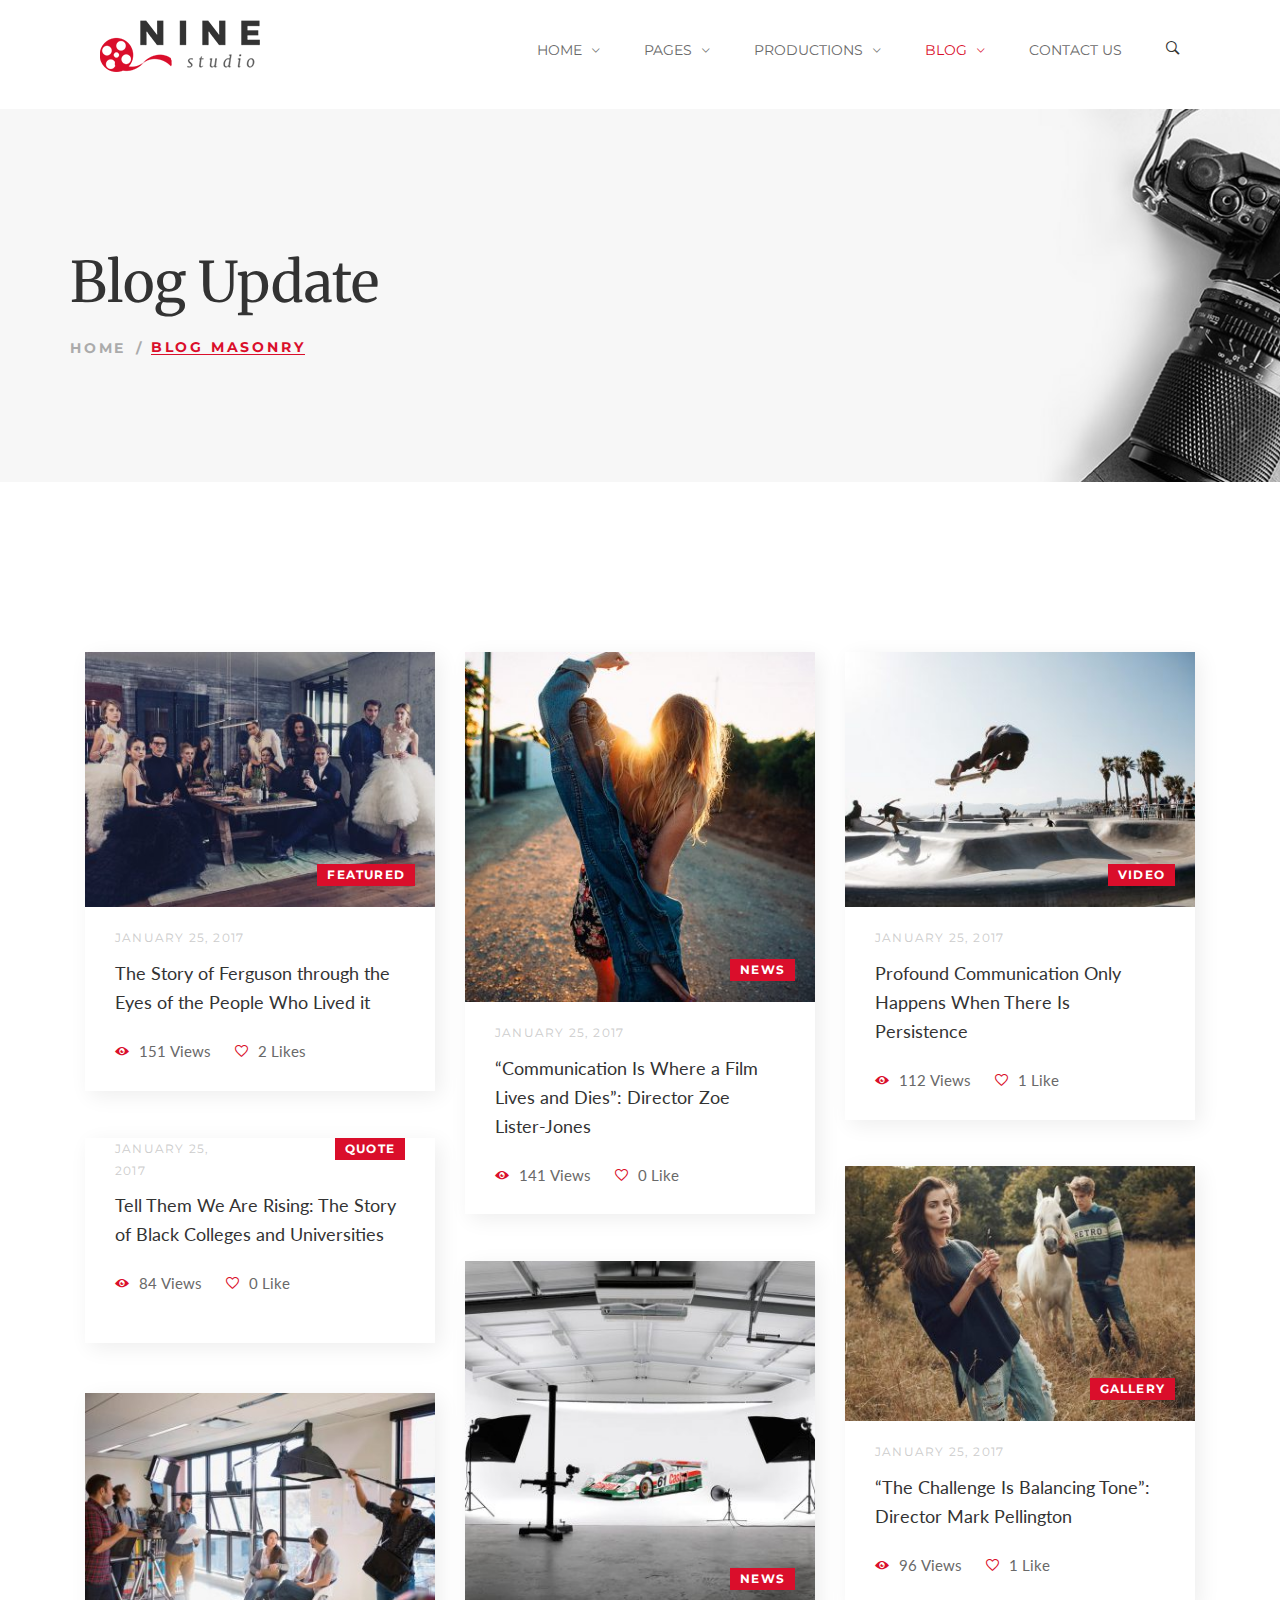
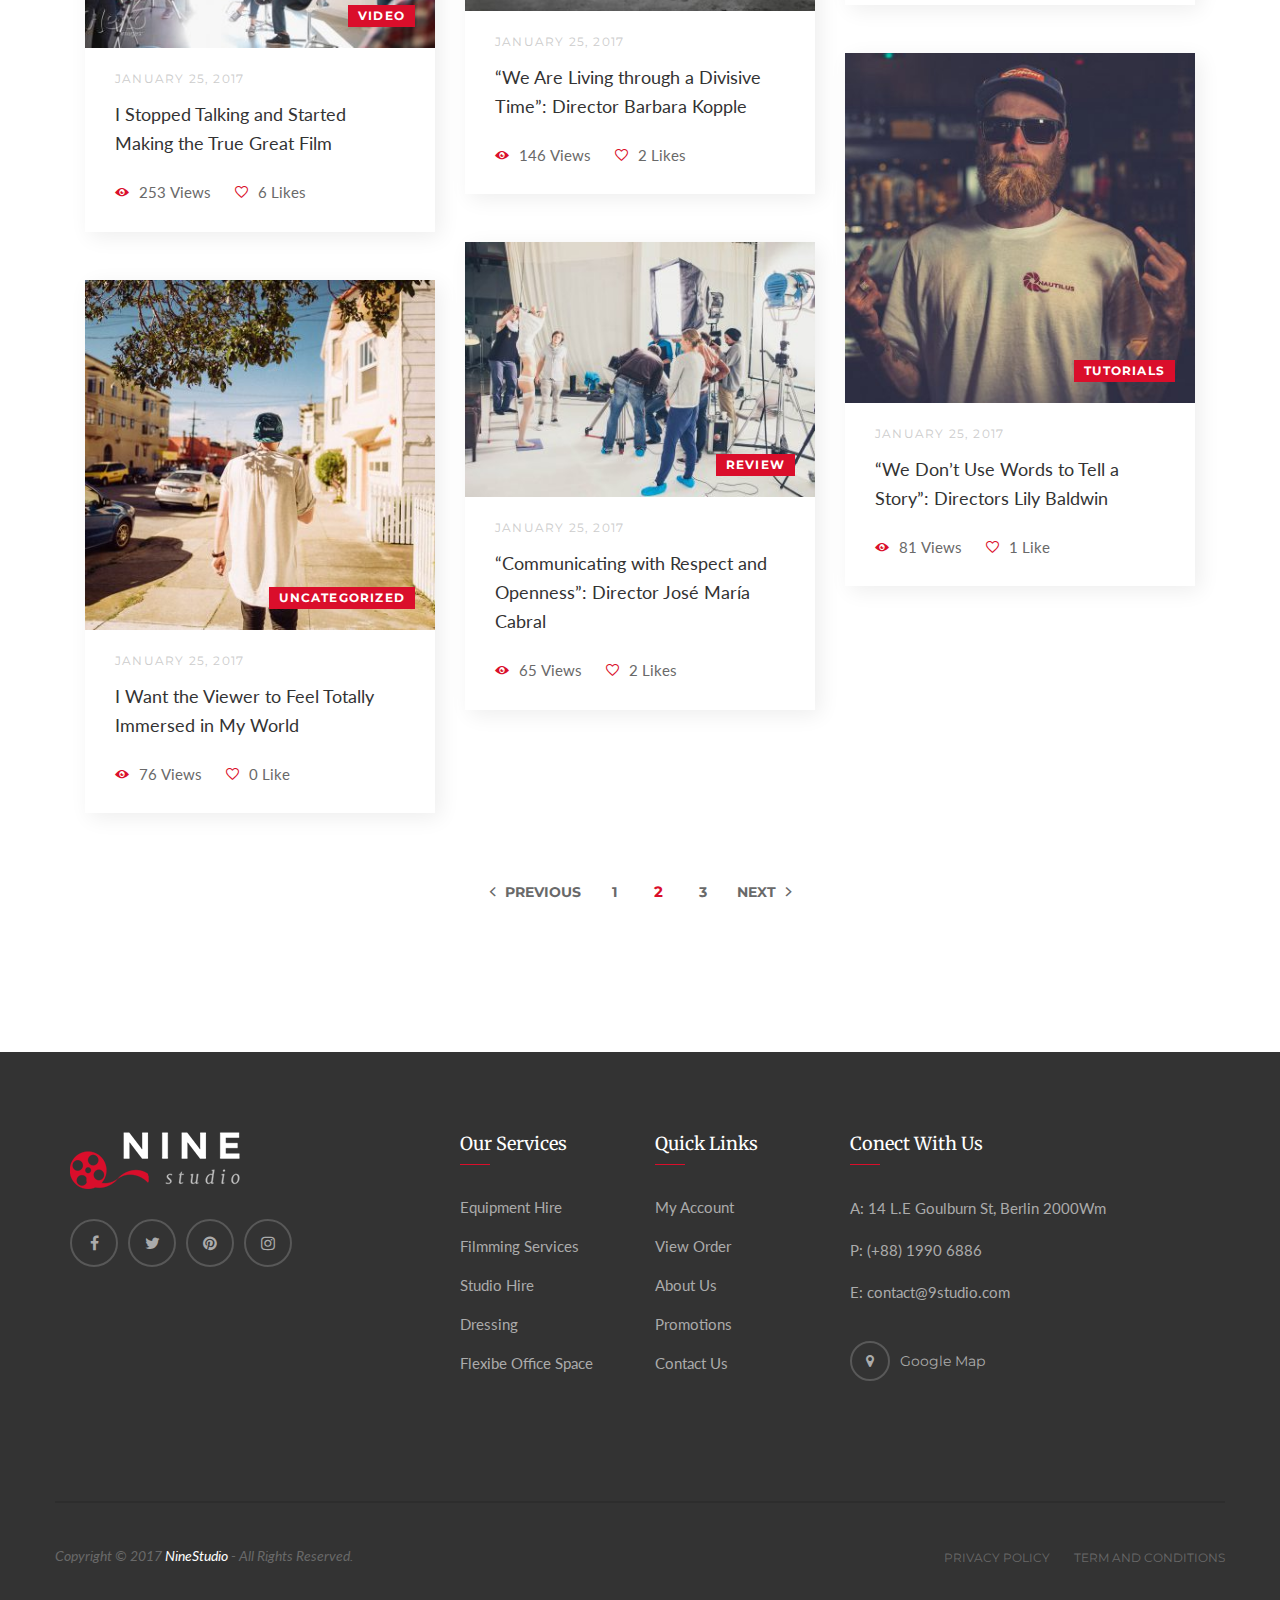
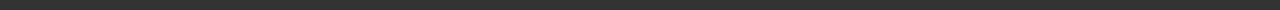
<file: blog-masonry.html>
<!doctype html>
<html lang="en-US">
	<head>
		<meta http-equiv="Content-Type" content="text/html; charset=UTF-8"/>
		<meta name="viewport" content="width=device-width, initial-scale=1, maximum-scale=1, user-scalable=0"/>
		<link rel="shortcut icon" href="images/favicon.ico"/>
		<title>Blog Masonry &#8211; Nine Studio HTML Template</title>

		<link rel="stylesheet" href="css/bootstrap.min.css" type="text/css" media="all"/>
		<link rel="stylesheet" href="css/font-awesome.min.css" type="text/css" media="all" />
		<link rel="stylesheet" href="css/ionicons.min.css" type="text/css" media="all" />
		<link rel="stylesheet" href="css/owl.carousel.css" type="text/css" media="all"/>
		<link rel="stylesheet" href="css/owl.theme.css" type="text/css" media="all"/>
		<link rel="stylesheet" href="css/component.css" type="text/css" media="all"/>
		<link rel="stylesheet" href="css/slick.css" type="text/css" media="all"/>
		<link rel="stylesheet" href="css/magnific-popup.css" type="text/css" media="all"/>
		<link rel="stylesheet" href="css/style.css" type="text/css" media="all"/>
		<link rel="stylesheet" href="css/custom.css" type="text/css" media="all"/>
		<link href="http://fonts.googleapis.com/css?family=Merriweather:300,300i,400,400i,700,700i,900,900i%7CMontserrat:100,100i,200,200i,300,300i,400,400i,500,500i,600,600i,700,700i,800,800i,900,900i%7CLato:100,100i,300,300i,400,400i,700,700i,900,900i" rel="stylesheet"/>
		<!-- HTML5 Shim and Respond.js IE8 support of HTML5 elements and media queries -->
		<!-- WARNING: Respond.js doesn't work if you view the page via file:// -->
		<!--[if lt IE 9]>
			<script src="https://oss.maxcdn.com/html5shiv/3.7.2/html5shiv.min.js"></script>
			<script src="https://oss.maxcdn.com/respond/1.4.2/respond.min.js"></script>
		<![endif]-->
	</head>
	<body>
		<div class="noo-spinner">
			<div class="spinner">
				<div class="child double-bounce1"></div>
				<div class="child double-bounce2"></div>
			</div>
		</div>
		<div id="menu-slideout" class="slideout-menu hidden-md-up">
			<div class="mobile-menu">
				<ul id="mobile-menu" class="menu">
					<li class="dropdown">
						<a href="#">Home</a>
						<i class="sub-menu-toggle fa fa-angle-down"></i>
						<ul class="sub-menu">
							<li><a href="index.html">Home Production</a></li>
							<li><a href="index-film-making.html">Home Film Making</a></li>
							<li><a href="index-studio.html">Home Studio</a></li>
							<li><a href="index-director.html">Home Director</a></li>
							<li><a href="index-agency.html">Home Agency</a></li>
							<li><a href="index-blogger.html">Home Blogger</a></li>
							<li><a href="index-showcase.html">Home Showcase</a></li>
						</ul>
					</li>
					<li class="dropdown">
						<a href="#">Pages</a>
						<i class="sub-menu-toggle fa fa-angle-down"></i>
						<ul class="sub-menu">
							<li class="dropdown">
								<a href="#">About</a>
								<i class="sub-menu-toggle fa fa-angle-down"></i>
								<ul class="sub-menu">
									<li><a href="about-1.html">About 01</a></li>
									<li><a href="about-2.html">About 02</a></li>
								</ul>
							</li>
							<li class="dropdown">
								<a href="#">Our Team</a>
								<i class="sub-menu-toggle fa fa-angle-down"></i>
								<ul class="sub-menu">
									<li><a href="our-team-1.html">Our Team 01</a></li>
									<li><a href="our-team-2.html">Our Team 02</a></li>
								</ul>
							</li>
							<li class="dropdown">
								<a href="#">Our Services</a>
								<i class="sub-menu-toggle fa fa-angle-down"></i>
								<ul class="sub-menu">
									<li><a href="our-services-1.html">Our Services 01</a></li>
									<li><a href="our-services-2.html">Our Services 02</a></li>
								</ul>
							</li>
							<li class="dropdown">
								<a href="#">Gallery</a>
								<i class="sub-menu-toggle fa fa-angle-down"></i>
								<ul class="sub-menu">
									<li><a href="gallery-1.html">Gallery 01</a></li>
									<li><a href="gallery-2.html">Gallery 02</a></li>
								</ul>
							</li>
							<li><a href="404.html">404</a></li>
						</ul>
					</li>
					<li class="dropdown">
						<a href="#">Productions</a>
						<i class="sub-menu-toggle fa fa-angle-down"></i>
						<ul class="sub-menu">
							<li><a href="our-projects-list.html">Productions List</a></li>
							<li><a href="our-projects-grid.html">Productions Grid</a></li>
						</ul>
					</li>
					<li class="dropdown">
						<a href="#">Blog</a>
						<i class="sub-menu-toggle fa fa-angle-down"></i>
						<ul class="sub-menu">
							<li><a href="blog-list-1.html">Blog List 01</a></li>
							<li><a href="blog-list-2.html">Blog List 02</a></li>
							<li><a href="blog-list-3.html">Blog List 03</a></li>
							<li class="active"><a href="blog-masonry.html">Blog Masonry</a></li>
						</ul>
					</li>
					<li>
						<a href="contact-us.html">Contact Us</a>
					</li>
				</ul>
			</div>
		</div>
		<div class="top-search">
			<div class="container">
				<div class="row">
					<div class="col-sm-12">
						<form>
							<input type="search" class="top-search-input" name="s" placeholder="What are you looking for?" />
						</form>
					</div>
				</div>
			</div>
		</div>
		<div class="site">
			<header id="header" class="header header-desktop header-1">
				<div class="container-fluid">
					<div class="row">
						<div class="col-md-3 p-0">
							<div class="header-left">
								<a href="index.html" id="branding_logo">
									<img class="logo" src="images/logo_alt.png" alt="Logo" title="Nine Studio" />
									<img class="logo-alt" src="images/logo_alt.png" alt="Logo" title="Nine Studio" />
								</a>
							</div>
						</div>
						<div class="col-md-9 p-0">
							<div class="header-right">
								<nav id="menu" class="menu menu-primary">
									<ul>
										<li class="dropdown">
											<a href="#">Home</a>
											<ul class="sub-menu">
												<li><a href="index.html">Home Production</a></li>
												<li><a href="index-film-making.html">Home Film Making</a></li>
												<li><a href="index-studio.html">Home Studio</a></li>
												<li><a href="index-director.html">Home Director</a></li>
												<li><a href="index-agency.html">Home Agency</a></li>
												<li><a href="index-blogger.html">Home Blogger</a></li>
												<li><a href="index-showcase.html">Home Showcase</a></li>
											</ul>
										</li>
										<li class="dropdown">
											<a href="#">Pages</a>
											<ul class="sub-menu">
												<li class="dropdown">
													<a href="#">About</a>
													<ul class="sub-menu">
														<li><a href="about-1.html">About 01</a></li>
														<li><a href="about-2.html">About 02</a></li>
													</ul>
												</li>
												<li class="dropdown">
													<a href="#">Our Team</a>
													<ul class="sub-menu">
														<li><a href="our-team-1.html">Our Team 01</a></li>
														<li><a href="our-team-2.html">Our Team 02</a></li>
													</ul>
												</li>
												<li class="dropdown">
													<a href="#">Our Services</a>
													<ul class="sub-menu">
														<li><a href="our-services-1.html">Our Services 01</a></li>
														<li><a href="our-services-2.html">Our Services 02</a></li>
													</ul>
												</li>
												<li class="dropdown">
													<a href="#">Gallery</a>
													<ul class="sub-menu">
														<li><a href="gallery-1.html">Gallery 01</a></li>
														<li><a href="gallery-2.html">Gallery 02</a></li>
													</ul>
												</li>
												<li><a href="404.html">404</a></li>
											</ul>
										</li>
										<li class="dropdown">
											<a href="#">Productions</a>
											<ul class="sub-menu">
												<li><a href="our-projects-list.html">Productions List</a></li>
												<li><a href="our-projects-grid.html">Productions Grid</a></li>
											</ul>
										</li>
										<li class="dropdown active">
											<a href="#">Blog</a>
											<ul class="sub-menu">
												<li><a href="blog-list-1.html">Blog List 01</a></li>
												<li><a href="blog-list-2.html">Blog List 02</a></li>
												<li><a href="blog-list-3.html">Blog List 03</a></li>
												<li><a href="blog-masonry.html">Blog Masonry</a></li>
											</ul>
										</li>
										<li>
											<a href="contact-us.html">Contact Us</a>
										</li>
									</ul>
								</nav>
								<div id="open-search" class="open-search top-search-btn"><i class="ion-ios-search-strong"></i></div>
							</div>
						</div>
					</div>
				</div>
			</header>
			<header class="header header-mobile">
				<div class="container">
					<div class="row">
						<div class="col-xs-2">
							<div class="header-left">
								<div id="open-left"><i class="ion-navicon"></i></div>
							</div>
						</div>
						<div class="col-xs-8">
							<div class="header-center">
								<a href="index.html" id="logo-2">
									<img class="logo-image" src="images/logo_alt.png" alt="Nine Studio Logo" />
								</a>
							</div>
						</div>
						<div class="col-xs-2">
							<div class="header-right">
								<div id="open-search-2" class="open-search top-search-btn">
									<i class="ion-ios-search-strong"></i>
								</div>
							</div>
						</div>
					</div>
				</div>
			</header>
			<div id="main">
				<div class="section page-title">
					<div class="container">
						<div class="row">
							<div class="col-sm-12">
								<div class="text-center-sm">
									<h1 class="title">Blog Update</h1>
									<div class="breadcrumbs">
										<ul>
											<li><a href="index.html">Home</a></li>
											<li>Blog Masonry</li>
										</ul>
									</div>
								</div>
							</div>
						</div>
					</div>
				</div>
				<div class="section pt-12 pb-12">
					<div class="container">
						<div class="row">
							<div class="col-md-12">
								<div class="blog-masonry masonry-grid-post">
									<div class="col-md-4 col-sm-6 blog-item masonry-item style-2">
										<div class="blog-item-inner">
											<div class="blog-thumbnail">
												<a href="blog-detail.html">
													<img src="images/blog/blog_1.jpg" alt="" /> 
												</a>
												<div class="film-list-categories">
													<a href="#">Featured</a>
												</div>
											</div>
											<div class="blog-info">
												<div class="blog-info-date">
													<span class="posted-on">January 25, 2017</span>
												</div>
												<a href="blog-detail.html" class="blog-info-title">
													The Story of Ferguson through the Eyes of the People Who Lived it
												</a>
												<div class="blog-info-meta">
													<div class="meta">
														<span class="view">151 Views</span>
														<span class="like"><a href="#" class="like-btn">2 Likes</a></span>
													</div>
												</div>
											</div>
										</div>
									</div>
									<div class="col-md-4 col-sm-6 blog-item masonry-item style-2">
										<div class="blog-item-inner">
											<div class="blog-thumbnail">
												<a href="blog-detail.html">
													<img src="images/blog/blog_8.jpg" alt="" /> 
												</a>
												<div class="film-list-categories">
													<a href="#">News</a>
												</div>
											</div>
											<div class="blog-info">
												<div class="blog-info-date">
													<span class="posted-on">January 25, 2017</span>
												</div>
												<a href="blog-detail.html" class="blog-info-title">
													“Communication Is Where a Film Lives and Dies”: Director Zoe Lister-Jones
												</a>
												<div class="blog-info-meta">
													<div class="meta">
														<span class="view">141 Views</span>
														<span class="like"><a href="#" class="like-btn">0 Like</a></span>
													</div>
												</div>
											</div>
										</div>
									</div>
									<div class="col-md-4 col-sm-6 blog-item masonry-item style-2">
										<div class="blog-item-inner">
											<div class="blog-thumbnail">
												<a href="blog-detail.html">
													<img src="images/blog/blog_3.jpg" alt="" /> 
												</a>
												<div class="film-list-categories">
													<a href="#">Video</a>
												</div>
											</div>
											<div class="blog-info">
												<div class="blog-info-date">
													<span class="posted-on">January 25, 2017</span>
												</div>
												<a href="blog-detail.html" class="blog-info-title">
													Profound Communication Only Happens When There Is Persistence
												</a>
												<div class="blog-info-meta">
													<div class="meta">
														<span class="view">112 Views</span>
														<span class="like"><a href="#" class="like-btn">1 Like</a></span>
													</div>
												</div>
											</div>
										</div>
									</div>
									<div class="col-md-4 col-sm-6 blog-item masonry-item style-2">
										<div class="blog-item-inner">
											<div class="blog-info">
												<div class="blog-info-date row">
													<div class="col-md-6">
														<span class="posted-on">January 25, 2017</span>
													</div>
													<div class="col-md-6 quote">
														<div class="film-list-categories">
															<a href="#">Quote</a>
														</div>
													</div>
												</div>
												<a href="blog-detail.html" class="blog-info-title">
													Tell Them We Are Rising: The Story of Black Colleges and Universities
												</a>
												<div class="blog-info-meta">
													<div class="meta">
														<span class="view">84 Views</span>
														<span class="like"><a href="#" class="like-btn">0 Like</a></span>
													</div>
												</div>
											</div>
										</div>
									</div>
									<div class="col-md-4 col-sm-6 blog-item masonry-item style-2">
										<div class="blog-item-inner">
											<div class="blog-thumbnail">
												<a href="blog-detail.html">
													<img src="images/blog/blog_9.jpg" alt="" /> 
												</a>
												<div class="film-list-categories">
													<a href="#">Gallery</a>
												</div>
											</div>
											<div class="blog-info">
												<div class="blog-info-date">
													<span class="posted-on">January 25, 2017</span>
												</div>
												<a href="blog-detail.html" class="blog-info-title">
													“The Challenge Is Balancing Tone”: Director Mark Pellington
												</a>
												<div class="blog-info-meta">
													<div class="meta">
														<span class="view">96 Views</span>
														<span class="like"><a href="#" class="like-btn">1 Like</a></span>
													</div>
												</div>
											</div>
										</div>
									</div>
									<div class="col-md-4 col-sm-6 blog-item masonry-item style-2">
										<div class="blog-item-inner">
											<div class="blog-thumbnail">
												<a href="blog-detail.html">
													<img src="images/blog/blog_10.jpg" alt="" /> 
												</a>
												<div class="film-list-categories">
													<a href="#">News</a>
												</div>
											</div>
											<div class="blog-info">
												<div class="blog-info-date">
													<span class="posted-on">January 25, 2017</span>
												</div>
												<a href="blog-detail.html" class="blog-info-title">
													“We Are Living through a Divisive Time”: Director Barbara Kopple
												</a>
												<div class="blog-info-meta">
													<div class="meta">
														<span class="view">146 Views</span>
														<span class="like"><a href="#" class="like-btn">2 Likes</a></span>
													</div>
												</div>
											</div>
										</div>
									</div>
									<div class="col-md-4 col-sm-6 blog-item masonry-item style-2">
										<div class="blog-item-inner">
											<div class="blog-thumbnail">
												<a href="blog-detail.html">
													<img src="images/blog/blog_11.jpg" alt="" /> 
												</a>
												<div class="film-list-categories">
													<a href="#">Video</a>
												</div>
											</div>
											<div class="blog-info">
												<div class="blog-info-date">
													<span class="posted-on">January 25, 2017</span>
												</div>
												<a href="blog-detail.html" class="blog-info-title">
													I Stopped Talking and Started Making the True Great Film
												</a>
												<div class="blog-info-meta">
													<div class="meta">
														<span class="view">253 Views</span>
														<span class="like"><a href="#" class="like-btn">6 Likes</a></span>
													</div>
												</div>
											</div>
										</div>
									</div>
									<div class="col-md-4 col-sm-6 blog-item masonry-item style-2">
										<div class="blog-item-inner">
											<div class="blog-thumbnail">
												<a href="blog-detail.html">
													<img src="images/blog/blog_12.jpg" alt="" /> 
												</a>
												<div class="film-list-categories">
													<a href="#">Tutorials</a>
												</div>
											</div>
											<div class="blog-info">
												<div class="blog-info-date">
													<span class="posted-on">January 25, 2017</span>
												</div>
												<a href="blog-detail.html" class="blog-info-title">
													“We Don’t Use Words to Tell a Story”: Directors Lily Baldwin
												</a>
												<div class="blog-info-meta">
													<div class="meta">
														<span class="view">81 Views</span>
														<span class="like"><a href="#" class="like-btn">1 Like</a></span>
													</div>
												</div>
											</div>
										</div>
									</div>
									<div class="col-md-4 col-sm-6 blog-item masonry-item style-2">
										<div class="blog-item-inner">
											<div class="blog-thumbnail">
												<a href="blog-detail.html">
													<img src="images/blog/blog_13.jpg" alt="" /> 
												</a>
												<div class="film-list-categories">
													<a href="#">Review</a>
												</div>
											</div>
											<div class="blog-info">
												<div class="blog-info-date">
													<span class="posted-on">January 25, 2017</span>
												</div>
												<a href="blog-detail.html" class="blog-info-title">
													“Communicating with Respect and Openness”: Director José María Cabral
												</a>
												<div class="blog-info-meta">
													<div class="meta">
														<span class="view">65 Views</span>
														<span class="like"><a href="#" class="like-btn">2 Likes</a></span>
													</div>
												</div>
											</div>
										</div>
									</div>
									<div class="col-md-4 col-sm-6 blog-item masonry-item style-2">
										<div class="blog-item-inner">
											<div class="blog-thumbnail">
												<a href="blog-detail.html">
													<img src="images/blog/blog_14.jpg" alt="" /> 
												</a>
												<div class="film-list-categories">
													<a href="#">Uncategorized</a>
												</div>
											</div>
											<div class="blog-info">
												<div class="blog-info-date">
													<span class="posted-on">January 25, 2017</span>
												</div>
												<a href="blog-detail.html" class="blog-info-title">
													I Want the Viewer to Feel Totally Immersed in My World
												</a>
												<div class="blog-info-meta">
													<div class="meta">
														<span class="view">76 Views</span>
														<span class="like"><a href="#" class="like-btn">0 Like</a></span>
													</div>
												</div>
											</div>
										</div>
									</div>
								</div>
								<div class="pagination">
									<a class="prev page-numbers" href="#">Previous</a>
									<a class="page-numbers" href="#">1</a>
									<span class="page-numbers current">2</span>
									<a class="page-numbers" href="#">3</a> 
									<a class="next page-numbers" href="#">Next</a>
								</div>
							</div>
						</div>
					</div>
				</div>
			</div>
			<footer class="footer">
				<div class="container">
					<div class="row">
						<div class="col-md-4">
							<a href="index.html" id="footer_logo">
								<img class="footer-logo-image" src="images/logo_footer.png" alt="Nine Studio" />
							</a>
							<div class="footer-social">
								<a data-toggle="tooltip" data-placement="top" title="" data-original-title="Facebook" href="#"><i class="fa fa-facebook"></i></a>
								<a data-toggle="tooltip" data-placement="top" title="" data-original-title="Twitter" href="#"><i class="fa fa-twitter"></i></a>
								<a data-toggle="tooltip" data-placement="top" title="" data-original-title="Pinterest" href="#"><i class="fa fa-pinterest"></i></a>
								<a data-toggle="tooltip" data-placement="top" title="" data-original-title="Instagram" href="#"><i class="fa fa-instagram"></i></a>
							</div>
						</div>
						<div class="col-md-2">
							<div class="widget">
								<h3 class="widget-title">Our Services</h3>
								<ul>
									<li><a href="#">Equipment Hire</a></li>
									<li><a href="#">Filmming Services</a></li>
									<li><a href="#">Studio Hire</a></li>
									<li><a href="#">Dressing</a></li>
									<li><a href="#">Flexibe Office Space</a></li>
								</ul>
							</div>
						</div>
						<div class="col-md-2">
							<div class="widget">
								<h3 class="widget-title">Quick Links</h3>
								<ul>
									<li><a href="#">My Account</a></li>
									<li><a href="#">View Order</a></li>
									<li><a href="#">About Us</a></li>
									<li><a href="#">Promotions</a></li>
									<li><a href="#">Contact Us</a></li>
								</ul>
							</div>
						</div>
						<div class="col-md-4">
							<div class="widget">
								<h3 class="widget-title">Conect With Us</h3>
								<div class="textwidget">
									<p>A: 14 L.E Goulburn St, Berlin 2000Wm</p>
									<p>P: (+88) 1990 6886</p>
									<p>E: <a href="mailto:contact@9studio.com">contact@9studio.com</a></p>
								</div>
								<div class="footer-gmap">
									<a href="#gmap-popup" class="open-popup-link">Google Map</a>
									<div id="gmap-popup" class="mfp-hide">
										<iframe id="gmap" src="https://www.google.com/maps/embed?pb=!1m18!1m12!1m3!1d3412.0554760559626!2d151.42366529037852!3d-32.80714560754794!2m3!1f0!2f0!3f0!3m2!1i1024!2i768!4f13.1!3m3!1m2!1s0x6b73360bf7441cf9%3A0x7d18a93f0244f271!2s14+Goulburn+St%2C+Abermain+NSW+2326%2C+Australia!5e0!3m2!1sen!2s!4v1482743874873" width="600" height="450" allowfullscreen></iframe>
									</div>
								</div>
							</div>
						</div>
					</div>
				</div>
			</footer>
			<div class="copyright">
				<div class="container">
					<div class="row">
						<div class="copyright-container">
							<div class="col-md-6 p-0">
								<div class="copyright-left">
									Copyright © 2017 <a href="#">NineStudio</a> - All Rights Reserved.
								</div>
							</div>
							<div class="col-md-6 p-0">
								<div class="copyright-right">
									<ul>
										<li><a href="#">Privacy Policy</a></li>
										<li><a href="#">Term And Conditions</a></li>
									</ul>
								</div>
							</div>
						</div>
					</div>
				</div>
			</div>
		</div>

		<div class="modals">
			<div class="md-modal md-effect-1" id="modal-1">
				<div class="md-content bg-transparent">
					<iframe src="https://player.vimeo.com/video/177252412" width="500" height="281" allowfullscreen></iframe>
					<button class="md-close">Close me!</button>
				</div>
			</div>
		</div>

		<div class="md-overlay"></div><!-- the overlay element -->

		<a class="backtotop" id="backtotop"><i class="ion-android-arrow-up"></i></a>

		<script type="text/javascript" src="js/jquery.min.js"></script>
		<script type="text/javascript" src="js/jquery-migrate.min.js"></script>
		<script type="text/javascript" src="js/bootstrap.min.js"></script>
		<script type="text/javascript" src="js/modernizr-2.7.1.min.js"></script>
		<script type="text/javascript" src="js/owl.carousel.min.js"></script>
		<script type="text/javascript" src="js/imagesloaded.pkgd.min.js"></script>
		<script type="text/javascript" src="js/isotope.pkgd.min.js"></script>
		<script type="text/javascript" src="js/jquery.isotope.init.js"></script>
		<script type="text/javascript" src="js/classie.js"></script>
		<script type="text/javascript" src="js/modalEffects.js"></script>
		<script type="text/javascript" src="js/slick.min.js"></script>
		<script type="text/javascript" src="js/jquery.magnific-popup.min.js"></script>
		<script type="text/javascript" src="js/script.js"></script>
	</body>
</html>
</file>
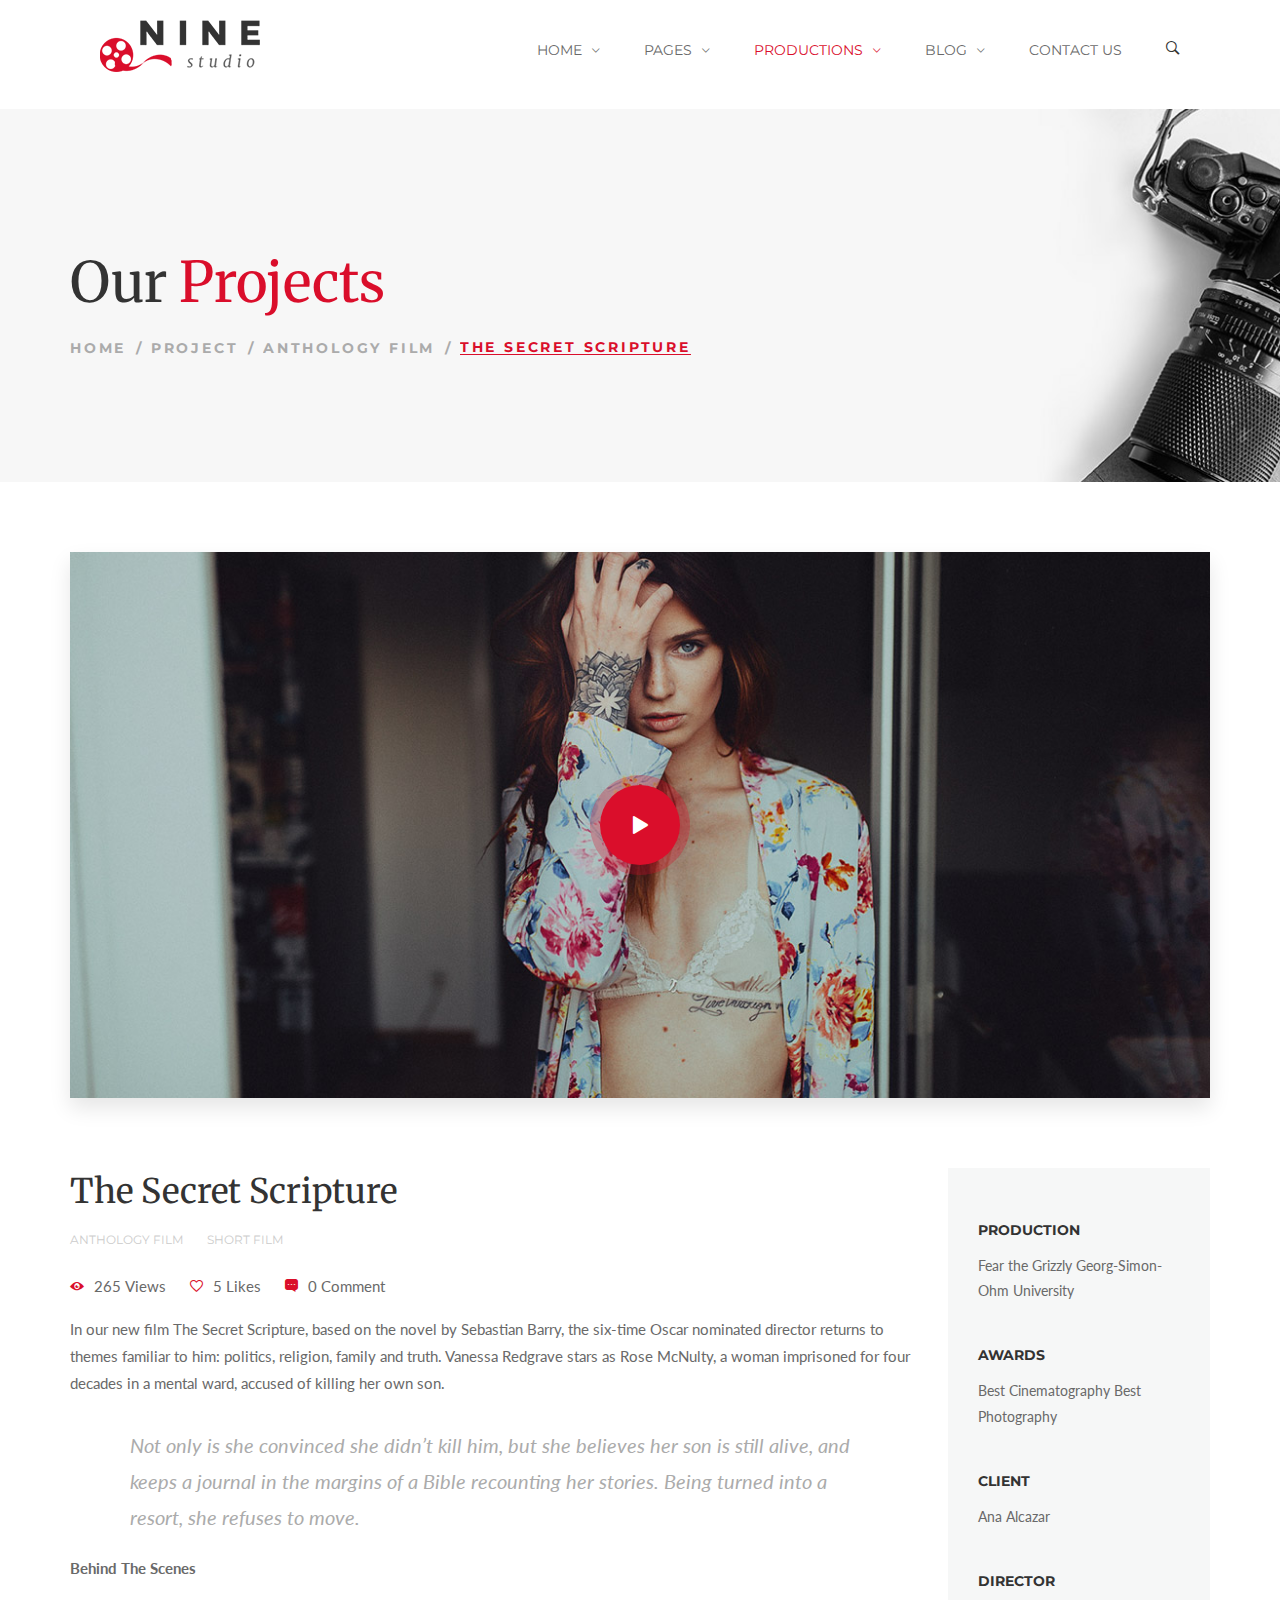
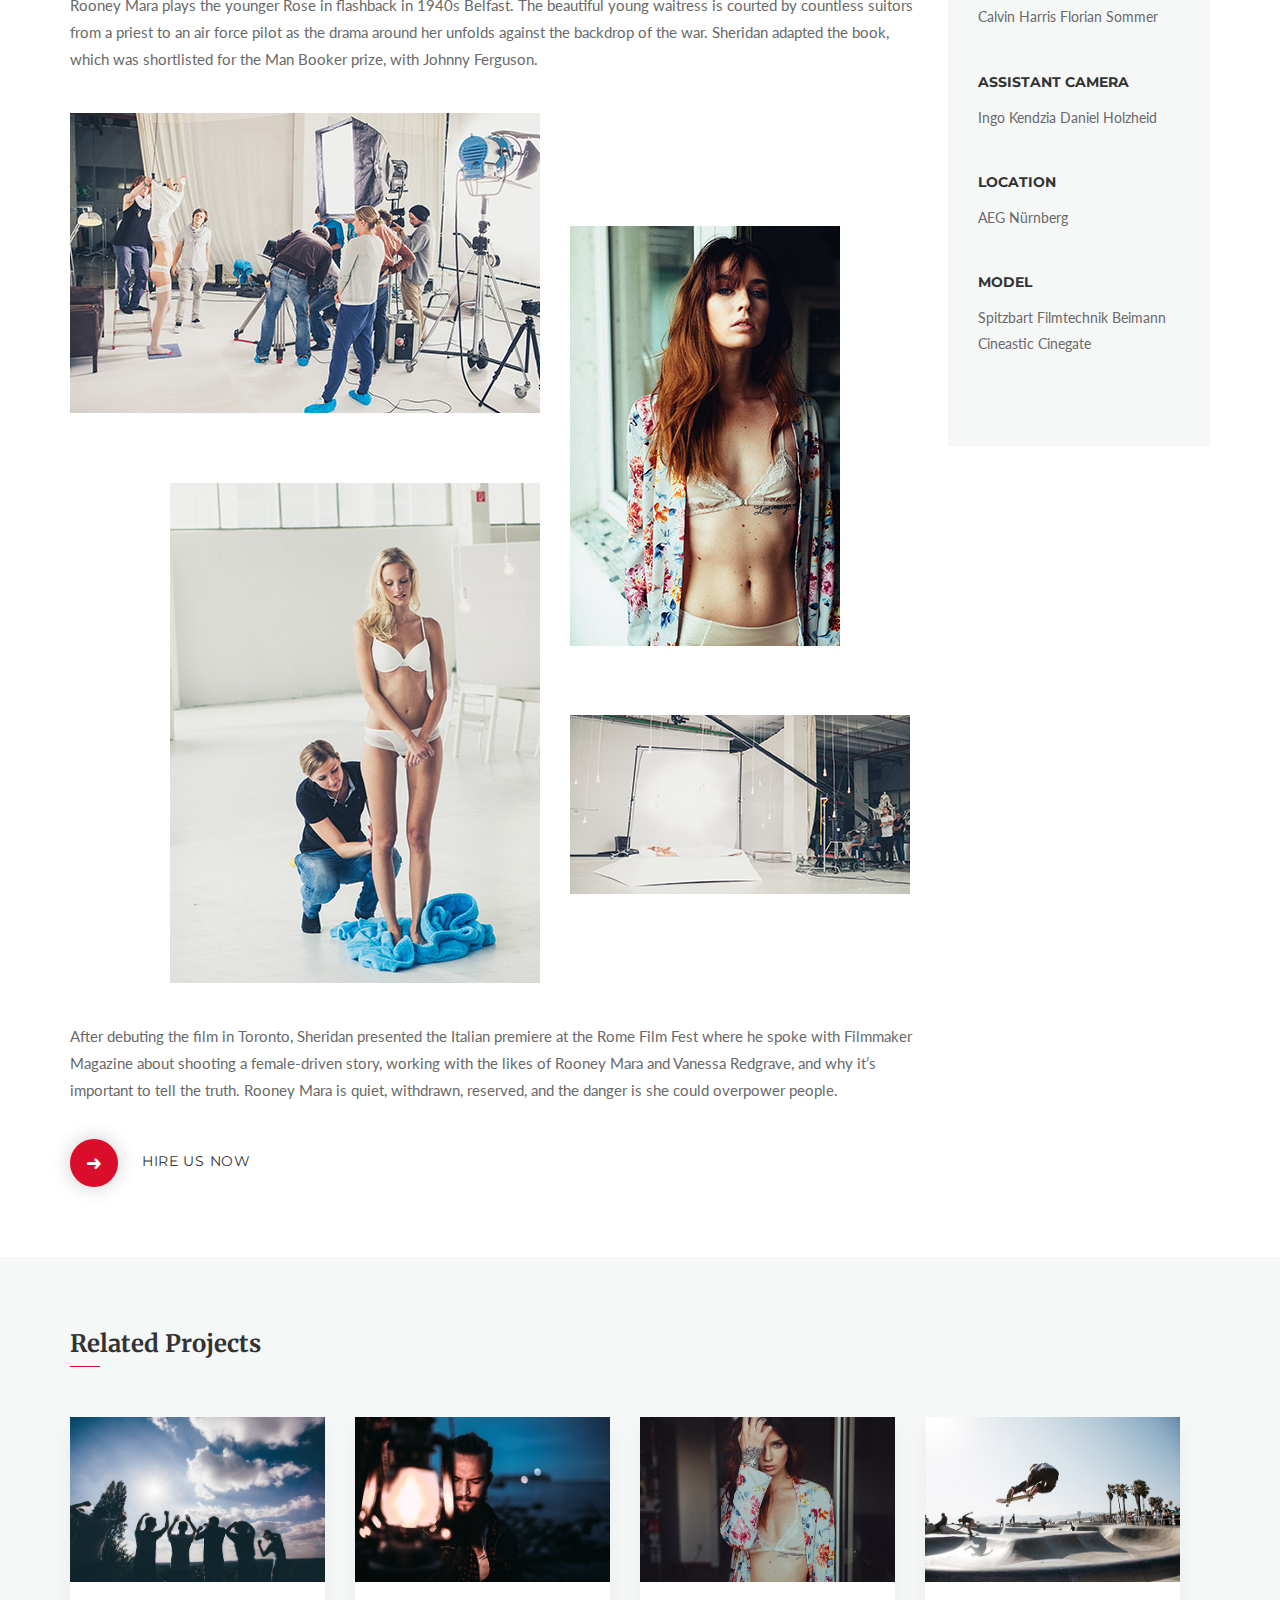
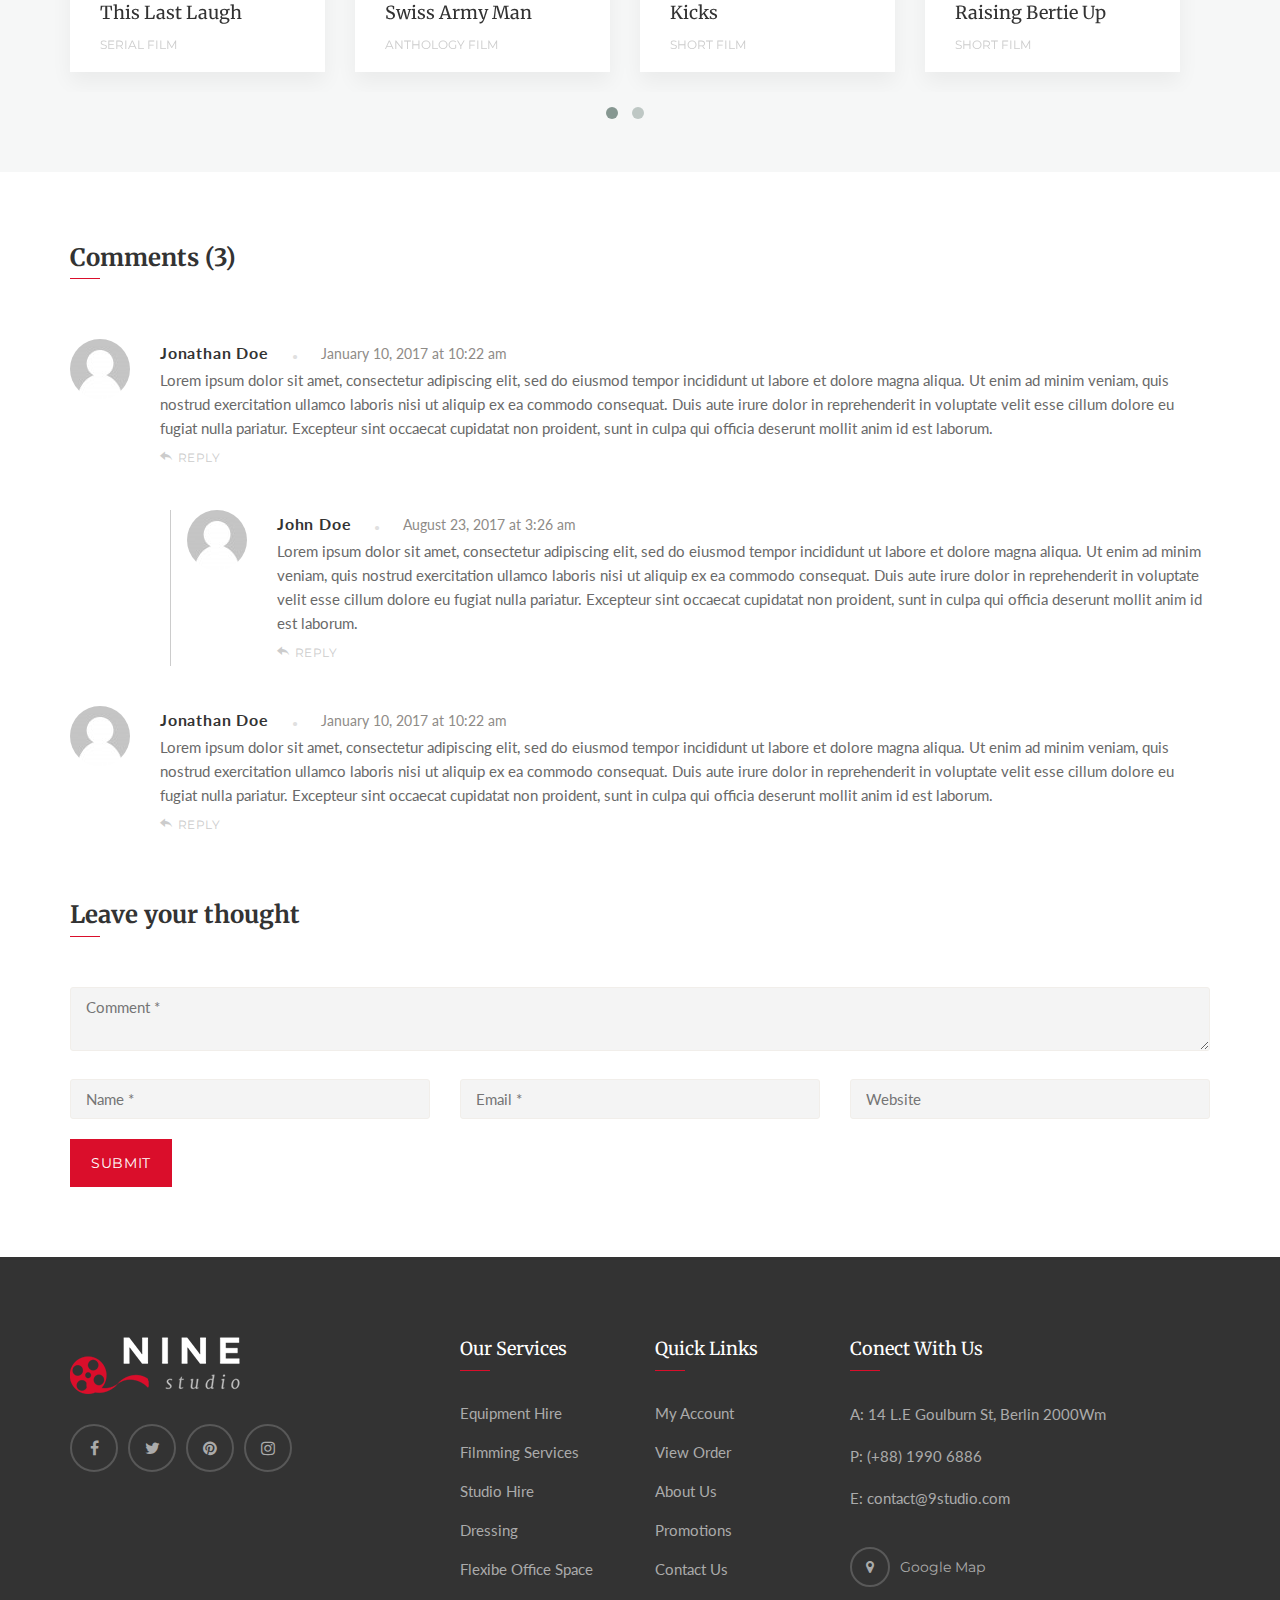
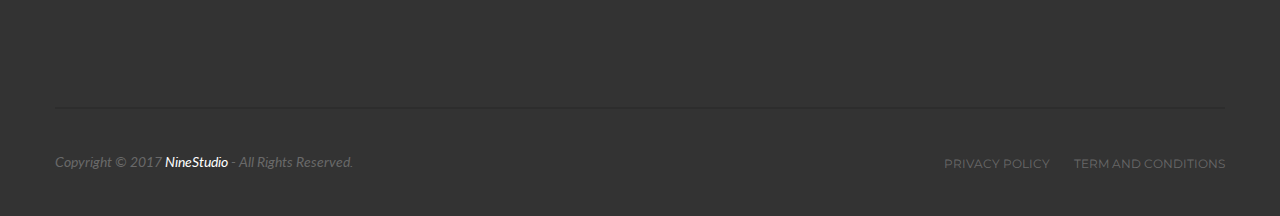
<file: film-detail.html>
<!doctype html>
<html lang="en-US">
	<head>
		<meta http-equiv="Content-Type" content="text/html; charset=UTF-8"/>
		<meta name="viewport" content="width=device-width, initial-scale=1, maximum-scale=1, user-scalable=0"/>
		<link rel="shortcut icon" href="images/favicon.ico"/>
		<title>Film Detail &#8211; Nine Studio HTML Template</title>

		<link rel="stylesheet" href="css/bootstrap.min.css" type="text/css" media="all"/>
		<link rel="stylesheet" href="css/font-awesome.min.css" type="text/css" media="all" />
		<link rel="stylesheet" href="css/ionicons.min.css" type="text/css" media="all" />
		<link rel="stylesheet" href="css/owl.carousel.css" type="text/css" media="all"/>
		<link rel="stylesheet" href="css/owl.theme.css" type="text/css" media="all"/>
		<link rel="stylesheet" href="css/component.css" type="text/css" media="all"/>
		<link rel="stylesheet" href="css/slick.css" type="text/css" media="all"/>
		<link rel="stylesheet" href="css/magnific-popup.css" type="text/css" media="all"/>
		<link rel="stylesheet" href="css/style.css" type="text/css" media="all"/>
		<link rel="stylesheet" href="css/custom.css" type="text/css" media="all"/>
		<link href="http://fonts.googleapis.com/css?family=Merriweather:300,300i,400,400i,700,700i,900,900i%7CMontserrat:100,100i,200,200i,300,300i,400,400i,500,500i,600,600i,700,700i,800,800i,900,900i%7CLato:100,100i,300,300i,400,400i,700,700i,900,900i" rel="stylesheet"/>
		<!-- HTML5 Shim and Respond.js IE8 support of HTML5 elements and media queries -->
		<!-- WARNING: Respond.js doesn't work if you view the page via file:// -->
		<!--[if lt IE 9]>
			<script src="https://oss.maxcdn.com/html5shiv/3.7.2/html5shiv.min.js"></script>
			<script src="https://oss.maxcdn.com/respond/1.4.2/respond.min.js"></script>
		<![endif]-->
	</head>
	<body>
		<div class="noo-spinner">
			<div class="spinner">
				<div class="child double-bounce1"></div>
				<div class="child double-bounce2"></div>
			</div>
		</div>
		<div id="menu-slideout" class="slideout-menu hidden-md-up">
			<div class="mobile-menu">
				<ul id="mobile-menu" class="menu">
					<li class="dropdown">
						<a href="#">Home</a>
						<i class="sub-menu-toggle fa fa-angle-down"></i>
						<ul class="sub-menu">
							<li><a href="index.html">Home Production</a></li>
							<li><a href="index-film-making.html">Home Film Making</a></li>
							<li><a href="index-studio.html">Home Studio</a></li>
							<li><a href="index-director.html">Home Director</a></li>
							<li><a href="index-agency.html">Home Agency</a></li>
							<li><a href="index-blogger.html">Home Blogger</a></li>
							<li><a href="index-showcase.html">Home Showcase</a></li>
						</ul>
					</li>
					<li class="dropdown">
						<a href="#">Pages</a>
						<i class="sub-menu-toggle fa fa-angle-down"></i>
						<ul class="sub-menu">
							<li class="dropdown">
								<a href="#">About</a>
								<i class="sub-menu-toggle fa fa-angle-down"></i>
								<ul class="sub-menu">
									<li><a href="about-1.html">About 01</a></li>
									<li><a href="about-2.html">About 02</a></li>
								</ul>
							</li>
							<li class="dropdown">
								<a href="#">Our Team</a>
								<i class="sub-menu-toggle fa fa-angle-down"></i>
								<ul class="sub-menu">
									<li><a href="our-team-1.html">Our Team 01</a></li>
									<li><a href="our-team-2.html">Our Team 02</a></li>
								</ul>
							</li>
							<li class="dropdown">
								<a href="#">Our Services</a>
								<i class="sub-menu-toggle fa fa-angle-down"></i>
								<ul class="sub-menu">
									<li><a href="our-services-1.html">Our Services 01</a></li>
									<li><a href="our-services-2.html">Our Services 02</a></li>
								</ul>
							</li>
							<li class="dropdown">
								<a href="#">Gallery</a>
								<i class="sub-menu-toggle fa fa-angle-down"></i>
								<ul class="sub-menu">
									<li><a href="gallery-1.html">Gallery 01</a></li>
									<li><a href="gallery-2.html">Gallery 02</a></li>
								</ul>
							</li>
							<li><a href="404.html">404</a></li>
						</ul>
					</li>
					<li class="dropdown">
						<a href="#">Productions</a>
						<i class="sub-menu-toggle fa fa-angle-down"></i>
						<ul class="sub-menu">
							<li><a href="our-projects-list.html">Productions List</a></li>
							<li><a href="our-projects-grid.html">Productions Grid</a></li>
						</ul>
					</li>
					<li class="dropdown">
						<a href="#">Blog</a>
						<i class="sub-menu-toggle fa fa-angle-down"></i>
						<ul class="sub-menu">
							<li><a href="blog-list-1.html">Blog List 01</a></li>
							<li><a href="blog-list-2.html">Blog List 02</a></li>
							<li><a href="blog-list-3.html">Blog List 03</a></li>
							<li><a href="blog-masonry.html">Blog Masonry</a></li>
						</ul>
					</li>
					<li>
						<a href="contact-us.html">Contact Us</a>
					</li>
				</ul>
			</div>
		</div>
		<div class="top-search">
			<div class="container">
				<div class="row">
					<div class="col-sm-12">
						<form>
							<input type="search" class="top-search-input" name="s" placeholder="What are you looking for?" />
						</form>
					</div>
				</div>
			</div>
		</div>
		<div class="site">
			<header id="header" class="header header-desktop header-1">
				<div class="container-fluid">
					<div class="row">
						<div class="col-md-3 p-0">
							<div class="header-left">
								<a href="index.html" id="branding_logo">
									<img class="logo" src="images/logo_alt.png" alt="Logo" title="Nine Studio" />
									<img class="logo-alt" src="images/logo_alt.png" alt="Logo" title="Nine Studio" />
								</a>
							</div>
						</div>
						<div class="col-md-9 p-0">
							<div class="header-right">
								<nav id="menu" class="menu menu-primary">
									<ul>
										<li class="dropdown">
											<a href="#">Home</a>
											<ul class="sub-menu">
												<li><a href="index.html">Home Production</a></li>
												<li><a href="index-film-making.html">Home Film Making</a></li>
												<li><a href="index-studio.html">Home Studio</a></li>
												<li><a href="index-director.html">Home Director</a></li>
												<li><a href="index-agency.html">Home Agency</a></li>
												<li><a href="index-blogger.html">Home Blogger</a></li>
												<li><a href="index-showcase.html">Home Showcase</a></li>
											</ul>
										</li>
										<li class="dropdown">
											<a href="#">Pages</a>
											<ul class="sub-menu">
												<li class="dropdown">
													<a href="#">About</a>
													<ul class="sub-menu">
														<li><a href="about-1.html">About 01</a></li>
														<li><a href="about-2.html">About 02</a></li>
													</ul>
												</li>
												<li class="dropdown">
													<a href="#">Our Team</a>
													<ul class="sub-menu">
														<li><a href="our-team-1.html">Our Team 01</a></li>
														<li><a href="our-team-2.html">Our Team 02</a></li>
													</ul>
												</li>
												<li class="dropdown">
													<a href="#">Our Services</a>
													<ul class="sub-menu">
														<li><a href="our-services-1.html">Our Services 01</a></li>
														<li><a href="our-services-2.html">Our Services 02</a></li>
													</ul>
												</li>
												<li class="dropdown">
													<a href="#">Gallery</a>
													<ul class="sub-menu">
														<li><a href="gallery-1.html">Gallery 01</a></li>
														<li><a href="gallery-2.html">Gallery 02</a></li>
													</ul>
												</li>
												<li><a href="404.html">404</a></li>
											</ul>
										</li>
										<li class="dropdown active">
											<a href="#">Productions</a>
											<ul class="sub-menu">
												<li><a href="our-projects-list.html">Productions List</a></li>
												<li><a href="our-projects-grid.html">Productions Grid</a></li>
											</ul>
										</li>
										<li class="dropdown">
											<a href="#">Blog</a>
											<ul class="sub-menu">
												<li><a href="blog-list-1.html">Blog List 01</a></li>
												<li><a href="blog-list-2.html">Blog List 02</a></li>
												<li><a href="blog-list-3.html">Blog List 03</a></li>
												<li><a href="blog-masonry.html">Blog Masonry</a></li>
											</ul>
										</li>
										<li>
											<a href="contact-us.html">Contact Us</a>
										</li>
									</ul>
								</nav>
								<div id="open-search" class="open-search top-search-btn"><i class="ion-ios-search-strong"></i></div>
							</div>
						</div>
					</div>
				</div>
			</header>
			<header class="header header-mobile">
				<div class="container">
					<div class="row">
						<div class="col-xs-2">
							<div class="header-left">
								<div id="open-left"><i class="ion-navicon"></i></div>
							</div>
						</div>
						<div class="col-xs-8">
							<div class="header-center">
								<a href="index.html" id="logo-2">
									<img class="logo-image" src="images/logo_alt.png" alt="Nine Studio Logo" />
								</a>
							</div>
						</div>
						<div class="col-xs-2">
							<div class="header-right">
								<div id="open-search-2" class="open-search top-search-btn">
									<i class="ion-ios-search-strong"></i>
								</div>
							</div>
						</div>
					</div>
				</div>
			</header>
			<div id="main">
				<div class="section page-title">
					<div class="container">
						<div class="row">
							<div class="col-sm-12">
								<div class="text-center-sm">
									<h1 class="title">Our <span>Projects</span></h1>
									<div class="breadcrumbs">
										<ul>
											<li><a href="index.html">Home</a></li>
											<li><a href="#">Project</a></li>
											<li><a href="#">Anthology Film</a></li>
											<li>The Secret Scripture</li>
										</ul>
									</div>
								</div>
							</div>
						</div>
					</div>
				</div>
				<div class="section pt-7 pb-7">
					<div class="container">
						<div class="row">
							<div class="col-sm-12">
								<div class="film-detail-video">
									<a href="javascript:void(0)" class="md-trigger" data-modal="modal-1">
										<img src="images/projects/project_detail.jpg" alt="" />
									</a>
								</div>
							</div>
						</div>
					</div>
				</div>
				<div class="section pb-7">
					<div class="container">
						<div class="row">
							<div class="col-sm-9">
								<div class="film-detail-title">
									<h3 class="section-title"> The Secret Scripture</h3>
									<div class="category">
										<a href="#">Anthology Film</a>
										<a href="#">Short Film</a>
									</div>
									<div class="meta">
										<span class="view">265 Views</span>
										<span class="like">
											<a href="#" class="like-btn">5 Likes</a>
										</span>
										<span class="comment">0 Comment</span>
									</div>
								</div>
								<div class="film-detail-content">
									<p>
										In our new film The Secret Scripture, based on the novel by Sebastian Barry, the six-time Oscar nominated director returns to themes familiar to him: politics, religion, family and truth. Vanessa Redgrave stars as Rose McNulty, a woman imprisoned for four decades in a mental ward, accused of killing her own son.
									</p>
									<blockquote>
										<p>
											Not only is she convinced she didn’t kill him, but she believes her son is still alive, and keeps a journal in the margins of a Bible recounting her stories. Being turned into a resort, she refuses to move.
										</p>
									</blockquote>
									<p><strong>Behind The Scenes</strong></p>
									<p>
										Rooney Mara plays the younger Rose in flashback in 1940s Belfast. The beautiful young waitress is courted by countless suitors from a priest to an air force pilot as the drama around her unfolds against the backdrop of the war. Sheridan adapted the book, which was shortlisted for the Man Booker prize, with Johnny Ferguson.
									</p>
									<div class="mb-4"></div>
									<img src="images/film_12.jpg" alt="" />
									<div class="mb-4"></div>
									<p>
										After debuting the film in Toronto, Sheridan presented the Italian premiere at the Rome Film Fest where he spoke with Filmmaker Magazine about shooting a female-driven story, working with the likes of Rooney Mara and Vanessa Redgrave, and why it’s important to tell the truth. Rooney Mara is quiet, withdrawn, reserved, and the danger is she could overpower people.
									</p>
								</div>
								<div class="film-button">
									<i class="ion-arrow-right-c"></i> <a href="#" target="_self">Hire Us Now</a>
								</div>
							</div>
							<div class="col-sm-3">
								<div class="film-detail-info">
									<div class="info-item">
										<div class="info-item-inner">
											<div class="title">Production</div>
											<div class="content">
												Fear the Grizzly Georg-Simon-Ohm University
											</div>
										</div>
									</div>
									<div class="info-item">
										<div class="info-item-inner">
											<div class="title">Awards</div>
											<div class="content">
												Best Cinematography Best Photography
											</div>
										</div>
									</div>
									<div class="info-item">
										<div class="info-item-inner">
											<div class="title">Client</div>
											<div class="content">Ana Alcazar</div>
										</div>
									</div>
									<div class="info-item">
										<div class="info-item-inner">
											<div class="title">Director</div>
											<div class="content">Calvin Harris Florian Sommer</div>
										</div>
									</div>
									<div class="info-item">
										<div class="info-item-inner">
											<div class="title">Assistant Camera</div>
											<div class="content">Ingo Kendzia Daniel Holzheid</div>
										</div>
									</div>
									<div class="info-item">
										<div class="info-item-inner">
											<div class="title">Location</div>
											<div class="content">AEG Nürnberg</div>
										</div>
									</div>
									<div class="info-item">
										<div class="info-item-inner">
											<div class="title">Model</div>
											<div class="content">Spitzbart Filmtechnik Beimann Cineastic Cinegate</div>
										</div>
									</div>
								</div>
							</div>
						</div>
					</div>
				</div>
				<div class="section bg-light pt-7 pb-4">
					<div class="container">
						<div class="row">
							<div class="col-sm-12">
								<h3 class="section-title fz-24 fw-bolder bottom-line"> Related Projects</h3>
								<div class="relate-film-carousel row mt-5" data-auto-play="true" data-desktop="4" data-laptop="3" data-tablet="3" data-mobile="2">
									<div class="item">
										<div class="item-inner">
											<div class="thumb">
												<a href="film-detail.html">
													<img src="images/projects/project_8.jpg" alt="" />
												</a>
											</div>
											<div class="info">
												<div class="title">
													<a href="film-detail.html"> This Last Laugh </a>
												</div>
												<div class="category">
													<a href="#">Serial Film</a>
												</div>
											</div>
										</div>
									</div>
									<div class="item">
										<div class="item-inner">
											<div class="thumb">
												<a href="film-detail.html">
													<img src="images/projects/project_9.jpg" alt="" />
												</a>
											</div>
											<div class="info">
												<div class="title">
													<a href="film-detail.html"> Swiss Army Man </a>
												</div>
												<div class="category">
													<a href="#">Anthology Film</a>
												</div>
											</div>
										</div>
									</div>
									<div class="item">
										<div class="item-inner">
											<div class="thumb">
												<a href="film-detail.html">
													<img src="images/projects/project_10.jpg" alt="" />
												</a>
											</div>
											<div class="info">
												<div class="title">
													<a href="film-detail.html"> Kicks </a>
												</div>
												<div class="category">
													<a href="#">Short Film</a>
												</div>
											</div>
										</div>
									</div>
									<div class="item">
										<div class="item-inner">
											<div class="thumb">
												<a href="film-detail.html">
													<img src="images/projects/project_11.jpg" alt="" />
												</a>
											</div>
											<div class="info">
												<div class="title">
													<a href="film-detail.html"> Raising Bertie Up </a>
												</div>
												<div class="category">
													<a href="#">Short Film</a>
												</div>
											</div>
										</div>
									</div>
									<div class="item">
										<div class="item-inner">
											<div class="thumb">
												<a href="film-detail.html">
													<img src="images/projects/project_7.jpg" alt="" />
												</a>
											</div>
											<div class="info">
												<div class="title">
													<a href="film-detail.html"> Alaska is a Drag </a>
												</div>
												<div class="category">
													<a href="#">Feature-Length Film</a>
												</div>
											</div>
										</div>
									</div>
									<div class="item">
										<div class="item-inner">
											<div class="thumb">
												<a href="film-detail.html">
													<img src="images/projects/project_12.jpg" alt="" />
												</a>
											</div>
											<div class="info">
												<div class="title">
													<a href="film-detail.html"> Duke of Burgundy </a>
												</div>
												<div class="category">
													<a href="#">Anthology Film</a>
												</div>
											</div>
										</div>
									</div>
								</div>
							</div>
						</div>
					</div>
				</div>
				<div class="section pt-7 pb-7">
					<div class="container">
						<div class="row">
							<div class="col-sm-12">
								<div class="comments-area">
									<h2 class="comments-title"> Comments (3)</h2>
									<ol class="comment-list">
										<li>
											<article class="comment-body">
												<footer class="comment-meta">
													<div class="comment-author">
														<img alt="" src="images/avatar/avatar.png.jpeg" />
														<b class="fn">Jonathan Doe</b>
													</div>
													<div class="comment-metadata">
														<a href="#">
															<span> January 10, 2017 at 10:22 am </span>
														</a>
													</div>
												</footer>
												<div class="comment-content">
													<p>
														Lorem ipsum dolor sit amet, consectetur adipiscing elit, sed do eiusmod tempor incididunt ut labore et dolore magna aliqua. Ut enim ad minim veniam, quis nostrud exercitation ullamco laboris nisi ut aliquip ex ea commodo consequat. Duis aute irure dolor in reprehenderit in voluptate velit esse cillum dolore eu fugiat nulla pariatur. Excepteur sint occaecat cupidatat non proident, sunt in culpa qui officia deserunt mollit anim id est laborum.
													</p>
												</div>
												<div class="reply">
													<a class="comment-reply-link" href="#">Reply</a>
												</div>
											</article>
											<ol class="children">
												<li>
													<article class="comment-body">
														<footer class="comment-meta">
															<div class="comment-author">
																<img alt="" src="images/avatar/avatar.png.jpeg" />
																<b class="fn">John Doe</b>
															</div>
															<div class="comment-metadata">
																<a href="#">
																	<span> August 23, 2017 at 3:26 am </span>
																</a>
															</div>
														</footer>
														<div class="comment-content">
															<p>
																Lorem ipsum dolor sit amet, consectetur adipiscing elit, sed do eiusmod tempor incididunt ut labore et dolore magna aliqua. Ut enim ad minim veniam, quis nostrud exercitation ullamco laboris nisi ut aliquip ex ea commodo consequat. Duis aute irure dolor in reprehenderit in voluptate velit esse cillum dolore eu fugiat nulla pariatur. Excepteur sint occaecat cupidatat non proident, sunt in culpa qui officia deserunt mollit anim id est laborum.
															</p>
														</div>
														<div class="reply">
															<a class="comment-reply-link" href="#">Reply</a>
														</div>
													</article>
												</li>
											</ol>
										</li>
										<li>
											<article class="comment-body">
												<footer class="comment-meta">
													<div class="comment-author">
														<img alt="" src="images/avatar/avatar.png.jpeg" />
														<b class="fn">Jonathan Doe</b>
													</div>
													<div class="comment-metadata">
														<a href="#">
															<span> January 10, 2017 at 10:22 am </span>
														</a>
													</div>
												</footer>
												<div class="comment-content">
													<p>
														Lorem ipsum dolor sit amet, consectetur adipiscing elit, sed do eiusmod tempor incididunt ut labore et dolore magna aliqua. Ut enim ad minim veniam, quis nostrud exercitation ullamco laboris nisi ut aliquip ex ea commodo consequat. Duis aute irure dolor in reprehenderit in voluptate velit esse cillum dolore eu fugiat nulla pariatur. Excepteur sint occaecat cupidatat non proident, sunt in culpa qui officia deserunt mollit anim id est laborum.
													</p>
												</div>
												<div class="reply">
													<a class="comment-reply-link" href="#">Reply</a>
												</div>
											</article>
										</li>
									</ol>
									<div class="comment-respond">
										<h3 class="section-title fz-24 fw-bolder bottom-line"> Leave your thought</h3>
										<form class="comment-form mt-5" method="">
											<div class="row">
												<div class="col-md-12">
													<textarea placeholder="Comment *" name="comment" class="mb-2"></textarea>
												</div>
											</div>
											<div class="row">
												<div class="col-md-4">
													<input placeholder="Name *" name="author" type="text" value="" size="30" class="mb-2" />
												</div>
												<div class="col-md-4">
													<input placeholder="Email *" name="email" type="text" value="" size="30" class="mb-2" />
												</div>
												<div class="col-md-4">
													<input placeholder="Website" name="url" type="text" value="" size="30" class="mb-2" />
												</div>
											</div>
											<div class="row">
												<div class="col-md-12">
													<input type="submit" value="Submit" class="button" />
												</div>
											</div>
										</form>
									</div>
								</div>
							</div>
						</div>
					</div>
				</div>
			</div>
			<footer class="footer">
				<div class="container">
					<div class="row">
						<div class="col-md-4">
							<a href="index.html" id="footer_logo">
								<img class="footer-logo-image" src="images/logo_footer.png" alt="Nine Studio" />
							</a>
							<div class="footer-social">
								<a data-toggle="tooltip" data-placement="top" title="" data-original-title="Facebook" href="#"><i class="fa fa-facebook"></i></a>
								<a data-toggle="tooltip" data-placement="top" title="" data-original-title="Twitter" href="#"><i class="fa fa-twitter"></i></a>
								<a data-toggle="tooltip" data-placement="top" title="" data-original-title="Pinterest" href="#"><i class="fa fa-pinterest"></i></a>
								<a data-toggle="tooltip" data-placement="top" title="" data-original-title="Instagram" href="#"><i class="fa fa-instagram"></i></a>
							</div>
						</div>
						<div class="col-md-2">
							<div class="widget">
								<h3 class="widget-title">Our Services</h3>
								<ul>
									<li><a href="#">Equipment Hire</a></li>
									<li><a href="#">Filmming Services</a></li>
									<li><a href="#">Studio Hire</a></li>
									<li><a href="#">Dressing</a></li>
									<li><a href="#">Flexibe Office Space</a></li>
								</ul>
							</div>
						</div>
						<div class="col-md-2">
							<div class="widget">
								<h3 class="widget-title">Quick Links</h3>
								<ul>
									<li><a href="#">My Account</a></li>
									<li><a href="#">View Order</a></li>
									<li><a href="#">About Us</a></li>
									<li><a href="#">Promotions</a></li>
									<li><a href="#">Contact Us</a></li>
								</ul>
							</div>
						</div>
						<div class="col-md-4">
							<div class="widget">
								<h3 class="widget-title">Conect With Us</h3>
								<div class="textwidget">
									<p>A: 14 L.E Goulburn St, Berlin 2000Wm</p>
									<p>P: (+88) 1990 6886</p>
									<p>E: <a href="mailto:contact@9studio.com">contact@9studio.com</a></p>
								</div>
								<div class="footer-gmap">
									<a href="#gmap-popup" class="open-popup-link">Google Map</a>
									<div id="gmap-popup" class="mfp-hide">
										<iframe id="gmap" src="https://www.google.com/maps/embed?pb=!1m18!1m12!1m3!1d3412.0554760559626!2d151.42366529037852!3d-32.80714560754794!2m3!1f0!2f0!3f0!3m2!1i1024!2i768!4f13.1!3m3!1m2!1s0x6b73360bf7441cf9%3A0x7d18a93f0244f271!2s14+Goulburn+St%2C+Abermain+NSW+2326%2C+Australia!5e0!3m2!1sen!2s!4v1482743874873" width="600" height="450" allowfullscreen></iframe>
									</div>
								</div>
							</div>
						</div>
					</div>
				</div>
			</footer>
			<div class="copyright">
				<div class="container">
					<div class="row">
						<div class="copyright-container">
							<div class="col-md-6 p-0">
								<div class="copyright-left">
									Copyright © 2017 <a href="#">NineStudio</a> - All Rights Reserved.
								</div>
							</div>
							<div class="col-md-6 p-0">
								<div class="copyright-right">
									<ul>
										<li><a href="#">Privacy Policy</a></li>
										<li><a href="#">Term And Conditions</a></li>
									</ul>
								</div>
							</div>
						</div>
					</div>
				</div>
			</div>
		</div>

		<div class="modals">
			<div class="md-modal md-effect-1" id="modal-1">
				<div class="md-content bg-transparent">
					<iframe src="https://player.vimeo.com/video/177252412" width="500" height="281" allowfullscreen></iframe>
					<button class="md-close">Close me!</button>
				</div>
			</div>
		</div>

		<div class="modals">
			<div class="md-modal md-effect-1" id="modal-1">
				<div class="md-content bg-transparent">
					<iframe src="https://player.vimeo.com/video/177252412" width="500" height="281" allowfullscreen></iframe>
					<button class="md-close">Close me!</button>
				</div>
			</div>
		</div>

		<div class="md-overlay"></div><!-- the overlay element -->

		<a class="backtotop" id="backtotop"><i class="ion-android-arrow-up"></i></a>

		<script type="text/javascript" src="js/jquery.min.js"></script>
		<script type="text/javascript" src="js/jquery-migrate.min.js"></script>
		<script type="text/javascript" src="js/bootstrap.min.js"></script>
		<script type="text/javascript" src="js/modernizr-2.7.1.min.js"></script>
		<script type="text/javascript" src="js/owl.carousel.min.js"></script>
		<script type="text/javascript" src="js/imagesloaded.pkgd.min.js"></script>
		<script type="text/javascript" src="js/isotope.pkgd.min.js"></script>
		<script type="text/javascript" src="js/jquery.isotope.init.js"></script>
		<script type="text/javascript" src="js/classie.js"></script>
		<script type="text/javascript" src="js/modalEffects.js"></script>
		<script type="text/javascript" src="js/slick.min.js"></script>
		<script type="text/javascript" src="js/jquery.magnific-popup.min.js"></script>
		<script type="text/javascript" src="js/script.js"></script>
	</body>
</html>
</file>
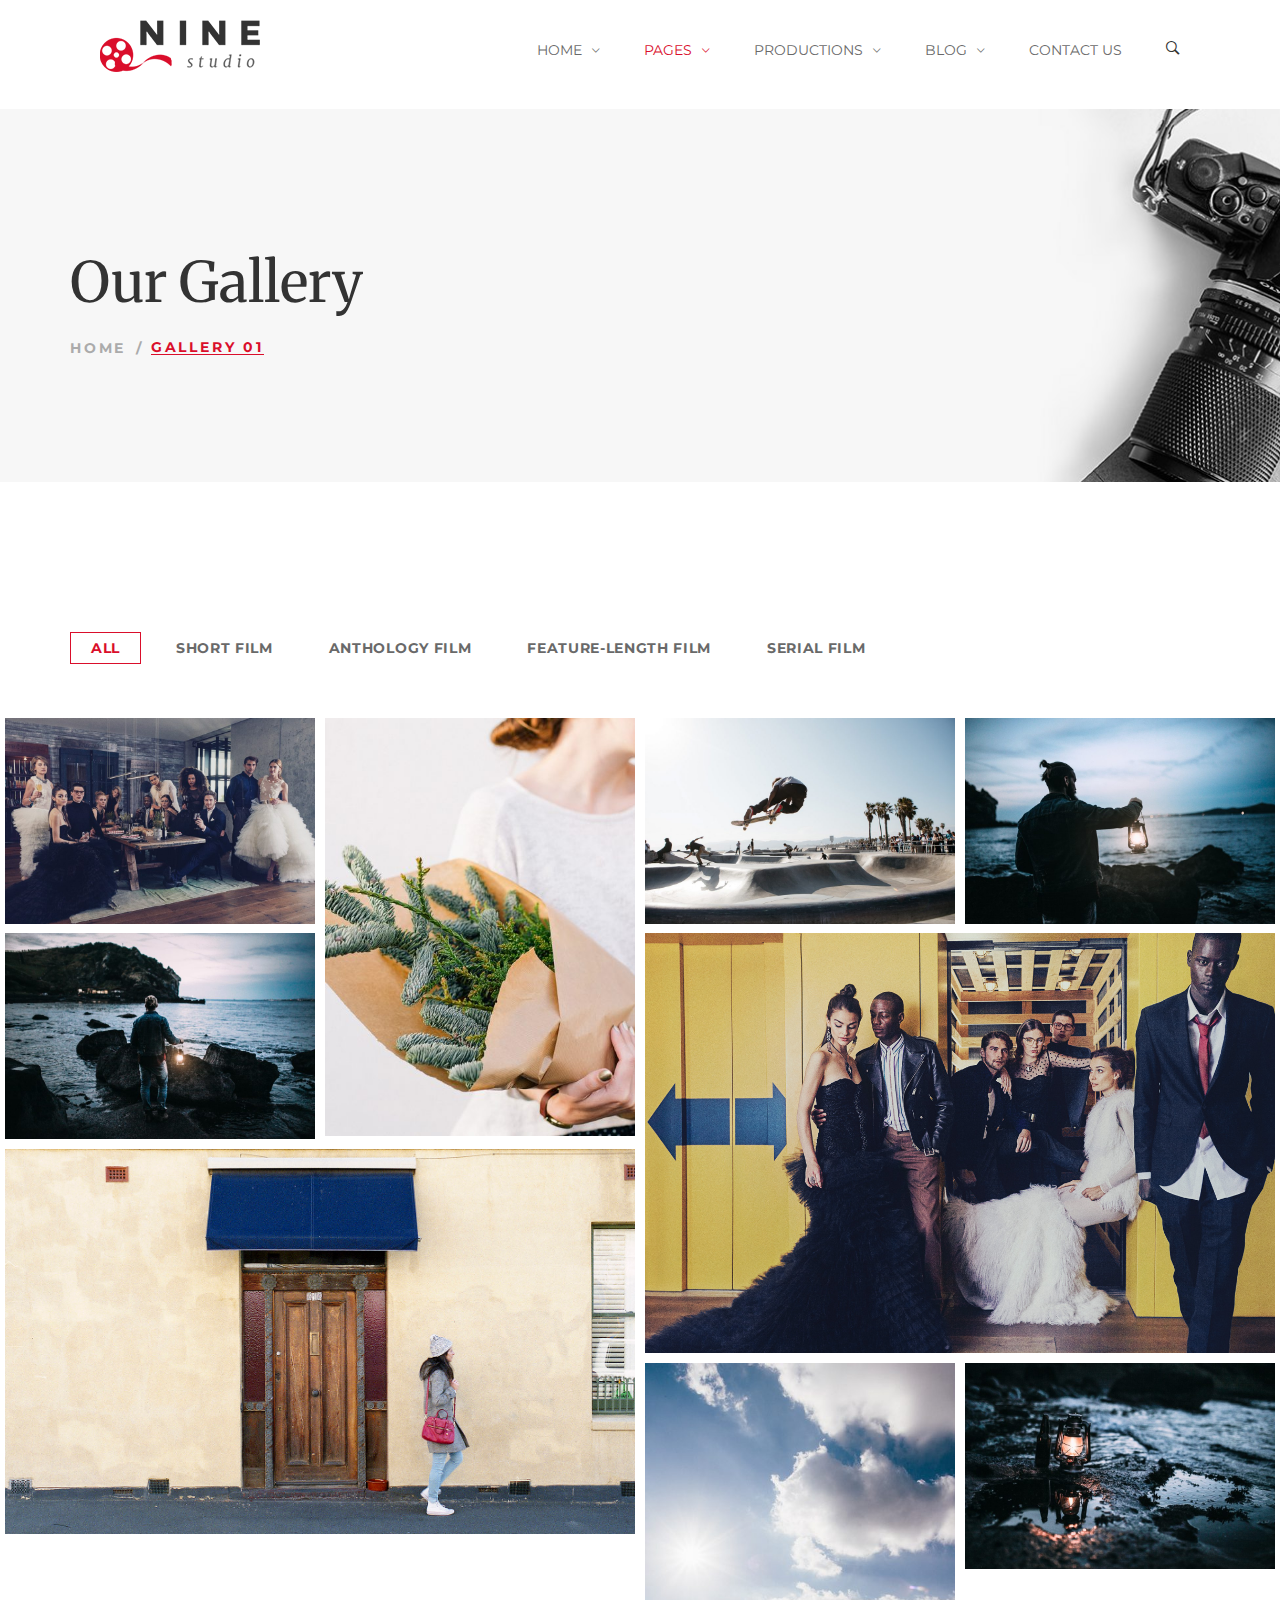
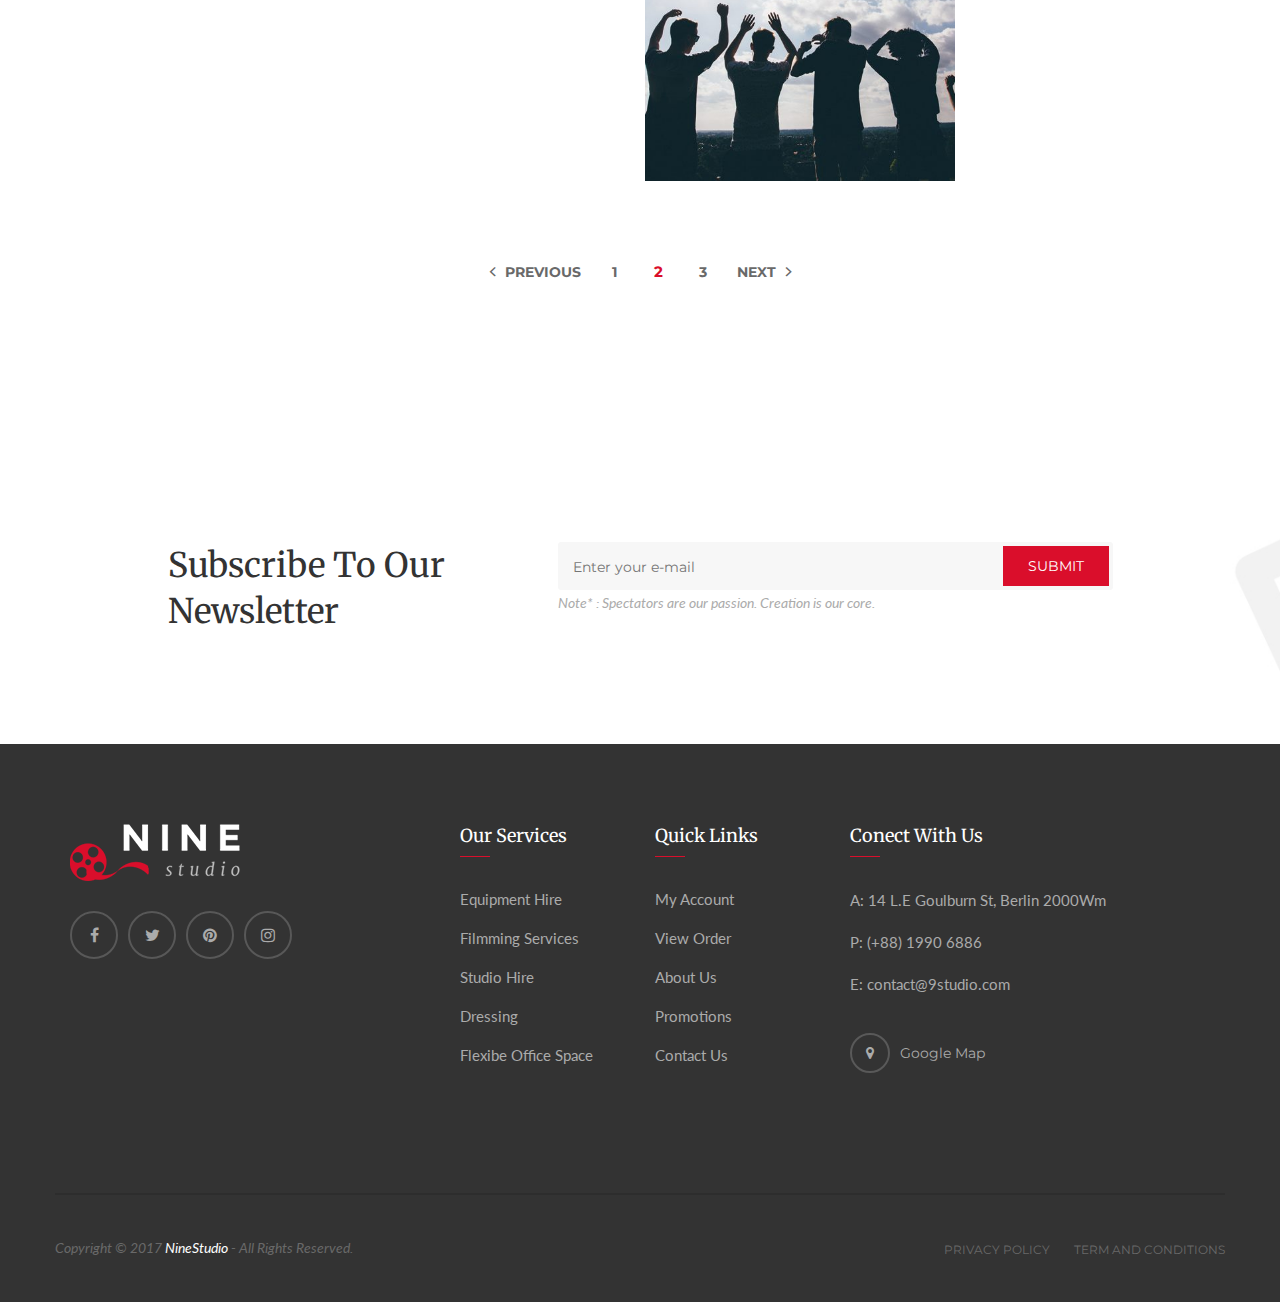
<file: gallery-1.html>
<!doctype html>
<html lang="en-US">
	<head>
		<meta http-equiv="Content-Type" content="text/html; charset=UTF-8"/>
		<meta name="viewport" content="width=device-width, initial-scale=1, maximum-scale=1, user-scalable=0"/>
		<link rel="shortcut icon" href="images/favicon.ico"/>
		<title>Gallery 01 &#8211; Nine Studio HTML Template</title>

		<link rel="stylesheet" href="css/bootstrap.min.css" type="text/css" media="all"/>
		<link rel="stylesheet" href="css/font-awesome.min.css" type="text/css" media="all" />
		<link rel="stylesheet" href="css/ionicons.min.css" type="text/css" media="all" />
		<link rel="stylesheet" href="css/owl.carousel.css" type="text/css" media="all"/>
		<link rel="stylesheet" href="css/owl.theme.css" type="text/css" media="all"/>
		<link rel="stylesheet" href="css/component.css" type="text/css" media="all"/>
		<link rel="stylesheet" href="css/slick.css" type="text/css" media="all"/>
		<link rel="stylesheet" href="css/magnific-popup.css" type="text/css" media="all"/>
		<link rel="stylesheet" href="css/style.css" type="text/css" media="all"/>
		<link rel="stylesheet" href="css/custom.css" type="text/css" media="all"/>
		<link href="http://fonts.googleapis.com/css?family=Merriweather:300,300i,400,400i,700,700i,900,900i%7CMontserrat:100,100i,200,200i,300,300i,400,400i,500,500i,600,600i,700,700i,800,800i,900,900i%7CLato:100,100i,300,300i,400,400i,700,700i,900,900i" rel="stylesheet"/>
		<!-- HTML5 Shim and Respond.js IE8 support of HTML5 elements and media queries -->
		<!-- WARNING: Respond.js doesn't work if you view the page via file:// -->
		<!--[if lt IE 9]>
			<script src="https://oss.maxcdn.com/html5shiv/3.7.2/html5shiv.min.js"></script>
			<script src="https://oss.maxcdn.com/respond/1.4.2/respond.min.js"></script>
		<![endif]-->
	</head>
	<body>
		<div class="noo-spinner">
			<div class="spinner">
				<div class="child double-bounce1"></div>
				<div class="child double-bounce2"></div>
			</div>
		</div>
		<div id="menu-slideout" class="slideout-menu hidden-md-up">
			<div class="mobile-menu">
				<ul id="mobile-menu" class="menu">
					<li class="dropdown">
						<a href="#">Home</a>
						<i class="sub-menu-toggle fa fa-angle-down"></i>
						<ul class="sub-menu">
							<li><a href="index.html">Home Production</a></li>
							<li><a href="index-film-making.html">Home Film Making</a></li>
							<li><a href="index-studio.html">Home Studio</a></li>
							<li><a href="index-director.html">Home Director</a></li>
							<li><a href="index-agency.html">Home Agency</a></li>
							<li><a href="index-blogger.html">Home Blogger</a></li>
							<li><a href="index-showcase.html">Home Showcase</a></li>
						</ul>
					</li>
					<li class="dropdown">
						<a href="#">Pages</a>
						<i class="sub-menu-toggle fa fa-angle-down"></i>
						<ul class="sub-menu">
							<li class="dropdown">
								<a href="#">About</a>
								<i class="sub-menu-toggle fa fa-angle-down"></i>
								<ul class="sub-menu">
									<li><a href="about-1.html">About 01</a></li>
									<li><a href="about-2.html">About 02</a></li>
								</ul>
							</li>
							<li class="dropdown">
								<a href="#">Our Team</a>
								<i class="sub-menu-toggle fa fa-angle-down"></i>
								<ul class="sub-menu">
									<li><a href="our-team-1.html">Our Team 01</a></li>
									<li><a href="our-team-2.html">Our Team 02</a></li>
								</ul>
							</li>
							<li class="dropdown">
								<a href="#">Our Services</a>
								<i class="sub-menu-toggle fa fa-angle-down"></i>
								<ul class="sub-menu">
									<li><a href="our-services-1.html">Our Services 01</a></li>
									<li><a href="our-services-2.html">Our Services 02</a></li>
								</ul>
							</li>
							<li class="dropdown">
								<a href="#">Gallery</a>
								<i class="sub-menu-toggle fa fa-angle-down"></i>
								<ul class="sub-menu">
									<li class="active"><a href="gallery-1.html">Gallery 01</a></li>
									<li><a href="gallery-2.html">Gallery 02</a></li>
								</ul>
							</li>
							<li><a href="404.html">404</a></li>
						</ul>
					</li>
					<li class="dropdown">
						<a href="#">Productions</a>
						<i class="sub-menu-toggle fa fa-angle-down"></i>
						<ul class="sub-menu">
							<li><a href="our-projects-list.html">Productions List</a></li>
							<li><a href="our-projects-grid.html">Productions Grid</a></li>
						</ul>
					</li>
					<li class="dropdown">
						<a href="#">Blog</a>
						<i class="sub-menu-toggle fa fa-angle-down"></i>
						<ul class="sub-menu">
							<li><a href="blog-list-1.html">Blog List 01</a></li>
							<li><a href="blog-list-2.html">Blog List 02</a></li>
							<li><a href="blog-list-3.html">Blog List 03</a></li>
							<li><a href="blog-masonry.html">Blog Masonry</a></li>
						</ul>
					</li>
					<li>
						<a href="contact-us.html">Contact Us</a>
					</li>
				</ul>
			</div>
		</div>
		<div class="top-search">
			<div class="container">
				<div class="row">
					<div class="col-sm-12">
						<form>
							<input type="search" class="top-search-input" name="s" placeholder="What are you looking for?" />
						</form>
					</div>
				</div>
			</div>
		</div>
		<div class="site">
			<header id="header" class="header header-desktop header-1">
				<div class="container-fluid">
					<div class="row">
						<div class="col-md-3 p-0">
							<div class="header-left">
								<a href="index.html" id="branding_logo">
									<img class="logo" src="images/logo_alt.png" alt="Logo" title="Nine Studio" />
									<img class="logo-alt" src="images/logo_alt.png" alt="Logo" title="Nine Studio" />
								</a>
							</div>
						</div>
						<div class="col-md-9 p-0">
							<div class="header-right">
								<nav id="menu" class="menu menu-primary">
									<ul>
										<li class="dropdown">
											<a href="#">Home</a>
											<ul class="sub-menu">
												<li><a href="index.html">Home Production</a></li>
												<li><a href="index-film-making.html">Home Film Making</a></li>
												<li><a href="index-studio.html">Home Studio</a></li>
												<li><a href="index-director.html">Home Director</a></li>
												<li><a href="index-agency.html">Home Agency</a></li>
												<li><a href="index-blogger.html">Home Blogger</a></li>
												<li><a href="index-showcase.html">Home Showcase</a></li>
											</ul>
										</li>
										<li class="dropdown active">
											<a href="#">Pages</a>
											<ul class="sub-menu">
												<li class="dropdown">
													<a href="#">About</a>
													<ul class="sub-menu">
														<li><a href="about-1.html">About 01</a></li>
														<li><a href="about-2.html">About 02</a></li>
													</ul>
												</li>
												<li class="dropdown">
													<a href="#">Our Team</a>
													<ul class="sub-menu">
														<li><a href="our-team-1.html">Our Team 01</a></li>
														<li><a href="our-team-2.html">Our Team 02</a></li>
													</ul>
												</li>
												<li class="dropdown">
													<a href="#">Our Services</a>
													<ul class="sub-menu">
														<li><a href="our-services-1.html">Our Services 01</a></li>
														<li><a href="our-services-2.html">Our Services 02</a></li>
													</ul>
												</li>
												<li class="dropdown">
													<a href="#">Gallery</a>
													<ul class="sub-menu">
														<li><a href="gallery-1.html">Gallery 01</a></li>
														<li><a href="gallery-2.html">Gallery 02</a></li>
													</ul>
												</li>
												<li><a href="404.html">404</a></li>
											</ul>
										</li>
										<li class="dropdown">
											<a href="#">Productions</a>
											<ul class="sub-menu">
												<li><a href="our-projects-list.html">Productions List</a></li>
												<li><a href="our-projects-grid.html">Productions Grid</a></li>
											</ul>
										</li>
										<li class="dropdown">
											<a href="#">Blog</a>
											<ul class="sub-menu">
												<li><a href="blog-list-1.html">Blog List 01</a></li>
												<li><a href="blog-list-2.html">Blog List 02</a></li>
												<li><a href="blog-list-3.html">Blog List 03</a></li>
												<li><a href="blog-masonry.html">Blog Masonry</a></li>
											</ul>
										</li>
										<li>
											<a href="contact-us.html">Contact Us</a>
										</li>
									</ul>
								</nav>
								<div id="open-search" class="open-search top-search-btn"><i class="ion-ios-search-strong"></i></div>
							</div>
						</div>
					</div>
				</div>
			</header>
			<header class="header header-mobile">
				<div class="container">
					<div class="row">
						<div class="col-xs-2">
							<div class="header-left">
								<div id="open-left"><i class="ion-navicon"></i></div>
							</div>
						</div>
						<div class="col-xs-8">
							<div class="header-center">
								<a href="index.html" id="logo-2">
									<img class="logo-image" src="images/logo_alt.png" alt="Nine Studio Logo" />
								</a>
							</div>
						</div>
						<div class="col-xs-2">
							<div class="header-right">
								<div id="open-search-2" class="open-search top-search-btn">
									<i class="ion-ios-search-strong"></i>
								</div>
							</div>
						</div>
					</div>
				</div>
			</header>
			<div id="main">
				<div class="section page-title">
					<div class="container">
						<div class="row">
							<div class="col-sm-12">
								<div class="text-center-sm">
									<h1 class="title">Our Gallery</h1>
									<div class="breadcrumbs">
										<ul>
											<li><a href="index.html">Home</a></li>
											<li>Gallery 01</li>
										</ul>
									</div>
								</div>
							</div>
						</div>
					</div>
				</div>
				<div class="section pt-12">
					<div class="container">
						<div class="row">
							<div class="col-sm-12">
								<div class="gallery-filter">
									<ul class="masonry-filter">
										<li><a href="#" data-filter="" class="active">All</a></li>
										<li><a href="#" data-filter=".short-film">Short Film</a></li>
										<li><a href="#" data-filter=".anthology-film">Anthology Film</a></li>
										<li><a href="#" data-filter=".feature-length-film">Feature-Length Film</a></li>
										<li><a href="#" data-filter=".serial-film">Serial Film</a></li>
									</ul>
								</div>
							</div>
						</div>
					</div>
				</div>
				<div class="section pb-12">
					<div class="container-fluid">
						<div class="row">
							<div class="col-sm-12 p-0">
								<div class="gallery-masonry masonry-grid-post">
									<div class="col-md-3 col-sm-6 gallery-masonry-item masonry-item feature-length-film">
										<div class="gallery-image">
											<a href="images/gallery/gallery_1.jpg" class="mfp-image gallery-item">
												<img src="images/gallery/thumb/gallery_1.jpg" alt="" />
												<div class="desc-wrap">
													<div class="desc">
														<div class="title"> Alive In Joburg</div>
														<div class="gallery-separator"></div>
														<div class="cates nd-font"> Feature-Length Film</div>
													</div>
												</div>
											</a>
										</div>
									</div>
									<div class="col-md-3 col-sm-6 gallery-masonry-item masonry-item anthology-film">
										<div class="gallery-image">
											<a href="images/gallery/gallery_2.jpg" class="mfp-image gallery-item">
												<img src="images/gallery/thumb/gallery_2.jpg" alt="" />
												<div class="desc-wrap">
													<div class="desc">
														<div class="title"> Antonio’s Breakfast</div>
														<div class="gallery-separator"></div>
														<div class="cates nd-font"> Anthology Film</div>
													</div>
												</div>
											</a>
										</div>
									</div>
									<div class="col-md-3 col-sm-6 gallery-masonry-item masonry-item feature-length-film">
										<div class="gallery-image">
											<a href="images/gallery/gallery_3.jpg" class="mfp-image gallery-item">
												<img src="images/gallery/thumb/gallery_3.jpg" alt="" />
												<div class="desc-wrap">
													<div class="desc">
														<div class="title"> Autumn Leaves</div>
														<div class="gallery-separator"></div>
														<div class="cates nd-font"> Feature-Length Film</div>
													</div>
												</div>
											</a>
										</div>
									</div>
									<div class="col-md-3 col-sm-6 gallery-masonry-item masonry-item serial-film">
										<div class="gallery-image">
											<a href="images/gallery/gallery_4.jpg" class="mfp-image gallery-item">
												<img src="images/gallery/thumb/gallery_4.jpg" alt="" />
												<div class="desc-wrap">
													<div class="desc">
														<div class="title"> Balance</div>
														<div class="gallery-separator"></div>
														<div class="cates nd-font"> Serial Film</div>
													</div>
												</div>
											</a>
										</div>
									</div>
									<div class="col-md-3 col-sm-6 gallery-masonry-item masonry-item anthology-film">
										<div class="gallery-image">
											<a href="images/gallery/gallery_5.jpg" class="mfp-image gallery-item">
												<img src="images/gallery/thumb/gallery_5.jpg" alt="" />
												<div class="desc-wrap">
													<div class="desc">
														<div class="title"> Big Society</div>
														<div class="gallery-separator"></div>
														<div class="cates nd-font"> Anthology Film</div>
													</div>
												</div>
											</a>
										</div>
									</div>
									<div class="col-md-6 col-sm-6 gallery-masonry-item masonry-item feature-length-film">
										<div class="gallery-image">
											<a href="images/gallery/gallery_6.jpg" class="mfp-image gallery-item">
												<img src="images/gallery/gallery_6.jpg" alt="" />
												<div class="desc-wrap">
													<div class="desc">
														<div class="title"> The Big Story</div>
														<div class="gallery-separator"></div>
														<div class="cates nd-font"> Feature-Length Film</div>
													</div>
												</div>
											</a>
										</div>
									</div>
									<div class="col-md-6 col-sm-6 gallery-masonry-item masonry-item serial-film">
										<div class="gallery-image">
											<a href="images/gallery/gallery_7.jpg" class="mfp-image gallery-item">
												<img src="images/gallery/gallery_7.jpg" alt="" />
												<div class="desc-wrap">
													<div class="desc">
														<div class="title"> The Black Hole</div>
														<div class="gallery-separator"></div>
														<div class="cates nd-font"> Serial Film</div>
													</div>
												</div>
											</a>
										</div>
									</div>
									<div class="col-md-3 col-sm-6 gallery-masonry-item masonry-item short-film">
										<div class="gallery-image">
											<a href="images/gallery/gallery_8.jpg" class="mfp-image gallery-item">
												<img src="images/gallery/thumb/gallery_8.jpg" alt="" />
												<div class="desc-wrap">
													<div class="desc">
														<div class="title"> Blue Hole</div>
														<div class="gallery-separator"></div>
														<div class="cates nd-font"> Short Film</div>
													</div>
												</div>
											</a>
										</div>
									</div>
									<div class="col-md-3 col-sm-6 gallery-masonry-item masonry-item feature-length-film">
										<div class="gallery-image">
											<a href="images/gallery/gallery_9.jpg" class="mfp-image gallery-item">
												<img src="images/gallery/thumb/gallery_9.jpg" alt="" />
												<div class="desc-wrap">
													<div class="desc">
														<div class="title"> Call Back</div>
														<div class="gallery-separator"></div>
														<div class="cates nd-font"> Feature-Length Film</div>
													</div>
												</div>
											</a>
										</div>
									</div>
								</div>
								<div class="pagination">
									<a class="prev page-numbers" href="#">Previous</a>
									<a class="page-numbers" href="#">1</a>
									<span class="page-numbers current">2</span>
									<a class="page-numbers" href="#">3</a> 
									<a class="next page-numbers" href="#">Next</a>
								</div>
							</div>
						</div>
					</div>
				</div>
				<div class="section section-bg-3 section-cover footer-newsletter style-1 pt-11 pb-8">
					<div class="container">
						<div class="row">
							<div class="col-md-1">&nbsp;</div>
							<div class="col-md-4">
								<div class="footer-newsletter-left">Subscribe to our Newsletter</div>
							</div>
							<div class="col-md-6">
								<div class="footer-newsletter-right">
									<form method="post">
										<div class="form-fields">
											<div class="form">
												<input type="email" name="email" placeholder="Enter your e-mail" /> 
												<input type="submit" value="Submit" />
											</div>
											<p class="note">Note* : Spectators are our passion. Creation is our core.</p>
										</div>
									</form>
								</div>
							</div>
						</div>
					</div>
				</div>
			</div>
			<footer class="footer">
				<div class="container">
					<div class="row">
						<div class="col-md-4">
							<a href="index.html" id="footer_logo">
								<img class="footer-logo-image" src="images/logo_footer.png" alt="Nine Studio" />
							</a>
							<div class="footer-social">
								<a data-toggle="tooltip" data-placement="top" title="" data-original-title="Facebook" href="#"><i class="fa fa-facebook"></i></a>
								<a data-toggle="tooltip" data-placement="top" title="" data-original-title="Twitter" href="#"><i class="fa fa-twitter"></i></a>
								<a data-toggle="tooltip" data-placement="top" title="" data-original-title="Pinterest" href="#"><i class="fa fa-pinterest"></i></a>
								<a data-toggle="tooltip" data-placement="top" title="" data-original-title="Instagram" href="#"><i class="fa fa-instagram"></i></a>
							</div>
						</div>
						<div class="col-md-2">
							<div class="widget">
								<h3 class="widget-title">Our Services</h3>
								<ul>
									<li><a href="#">Equipment Hire</a></li>
									<li><a href="#">Filmming Services</a></li>
									<li><a href="#">Studio Hire</a></li>
									<li><a href="#">Dressing</a></li>
									<li><a href="#">Flexibe Office Space</a></li>
								</ul>
							</div>
						</div>
						<div class="col-md-2">
							<div class="widget">
								<h3 class="widget-title">Quick Links</h3>
								<ul>
									<li><a href="#">My Account</a></li>
									<li><a href="#">View Order</a></li>
									<li><a href="#">About Us</a></li>
									<li><a href="#">Promotions</a></li>
									<li><a href="#">Contact Us</a></li>
								</ul>
							</div>
						</div>
						<div class="col-md-4">
							<div class="widget">
								<h3 class="widget-title">Conect With Us</h3>
								<div class="textwidget">
									<p>A: 14 L.E Goulburn St, Berlin 2000Wm</p>
									<p>P: (+88) 1990 6886</p>
									<p>E: <a href="mailto:contact@9studio.com">contact@9studio.com</a></p>
								</div>
								<div class="footer-gmap">
									<a href="#gmap-popup" class="open-popup-link">Google Map</a>
									<div id="gmap-popup" class="mfp-hide">
										<iframe id="gmap" src="https://www.google.com/maps/embed?pb=!1m18!1m12!1m3!1d3412.0554760559626!2d151.42366529037852!3d-32.80714560754794!2m3!1f0!2f0!3f0!3m2!1i1024!2i768!4f13.1!3m3!1m2!1s0x6b73360bf7441cf9%3A0x7d18a93f0244f271!2s14+Goulburn+St%2C+Abermain+NSW+2326%2C+Australia!5e0!3m2!1sen!2s!4v1482743874873" width="600" height="450" allowfullscreen></iframe>
									</div>
								</div>
							</div>
						</div>
					</div>
				</div>
			</footer>
			<div class="copyright">
				<div class="container">
					<div class="row">
						<div class="copyright-container">
							<div class="col-md-6 p-0">
								<div class="copyright-left">
									Copyright © 2017 <a href="#">NineStudio</a> - All Rights Reserved.
								</div>
							</div>
							<div class="col-md-6 p-0">
								<div class="copyright-right">
									<ul>
										<li><a href="#">Privacy Policy</a></li>
										<li><a href="#">Term And Conditions</a></li>
									</ul>
								</div>
							</div>
						</div>
					</div>
				</div>
			</div>
		</div>

		<div class="modals">
			<div class="md-modal md-effect-1" id="modal-1">
				<div class="md-content bg-transparent">
					<iframe src="https://player.vimeo.com/video/177252412" width="500" height="281" allowfullscreen></iframe>
					<button class="md-close">Close me!</button>
				</div>
			</div>
		</div>

		<div class="md-overlay"></div><!-- the overlay element -->

		<a class="backtotop" id="backtotop"><i class="ion-android-arrow-up"></i></a>

		<script type="text/javascript" src="js/jquery.min.js"></script>
		<script type="text/javascript" src="js/jquery-migrate.min.js"></script>
		<script type="text/javascript" src="js/bootstrap.min.js"></script>
		<script type="text/javascript" src="js/modernizr-2.7.1.min.js"></script>
		<script type="text/javascript" src="js/owl.carousel.min.js"></script>
		<script type="text/javascript" src="js/imagesloaded.pkgd.min.js"></script>
		<script type="text/javascript" src="js/isotope.pkgd.min.js"></script>
		<script type="text/javascript" src="js/jquery.isotope.init.js"></script>
		<script type="text/javascript" src="js/classie.js"></script>
		<script type="text/javascript" src="js/modalEffects.js"></script>
		<script type="text/javascript" src="js/slick.min.js"></script>
		<script type="text/javascript" src="js/jquery.magnific-popup.min.js"></script>
		<script type="text/javascript" src="js/script.js"></script>
	</body>
</html>
</file>
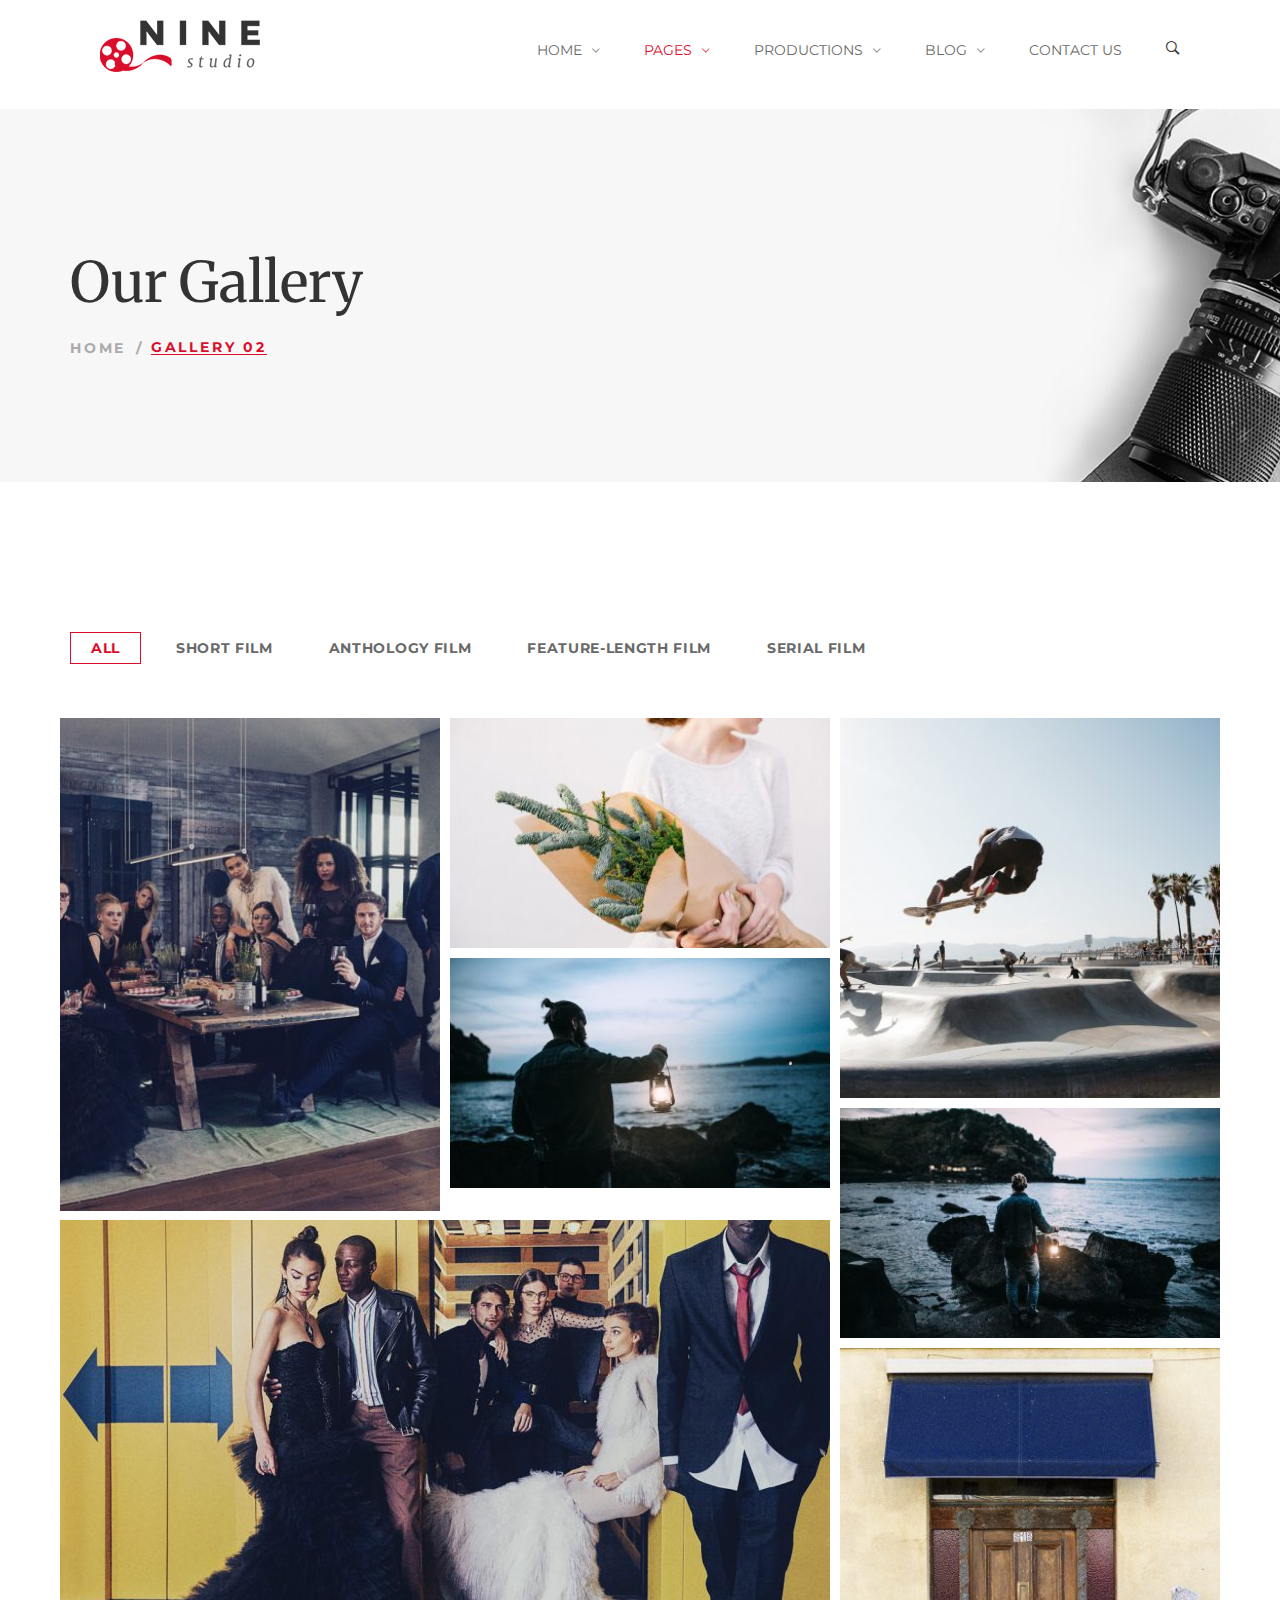
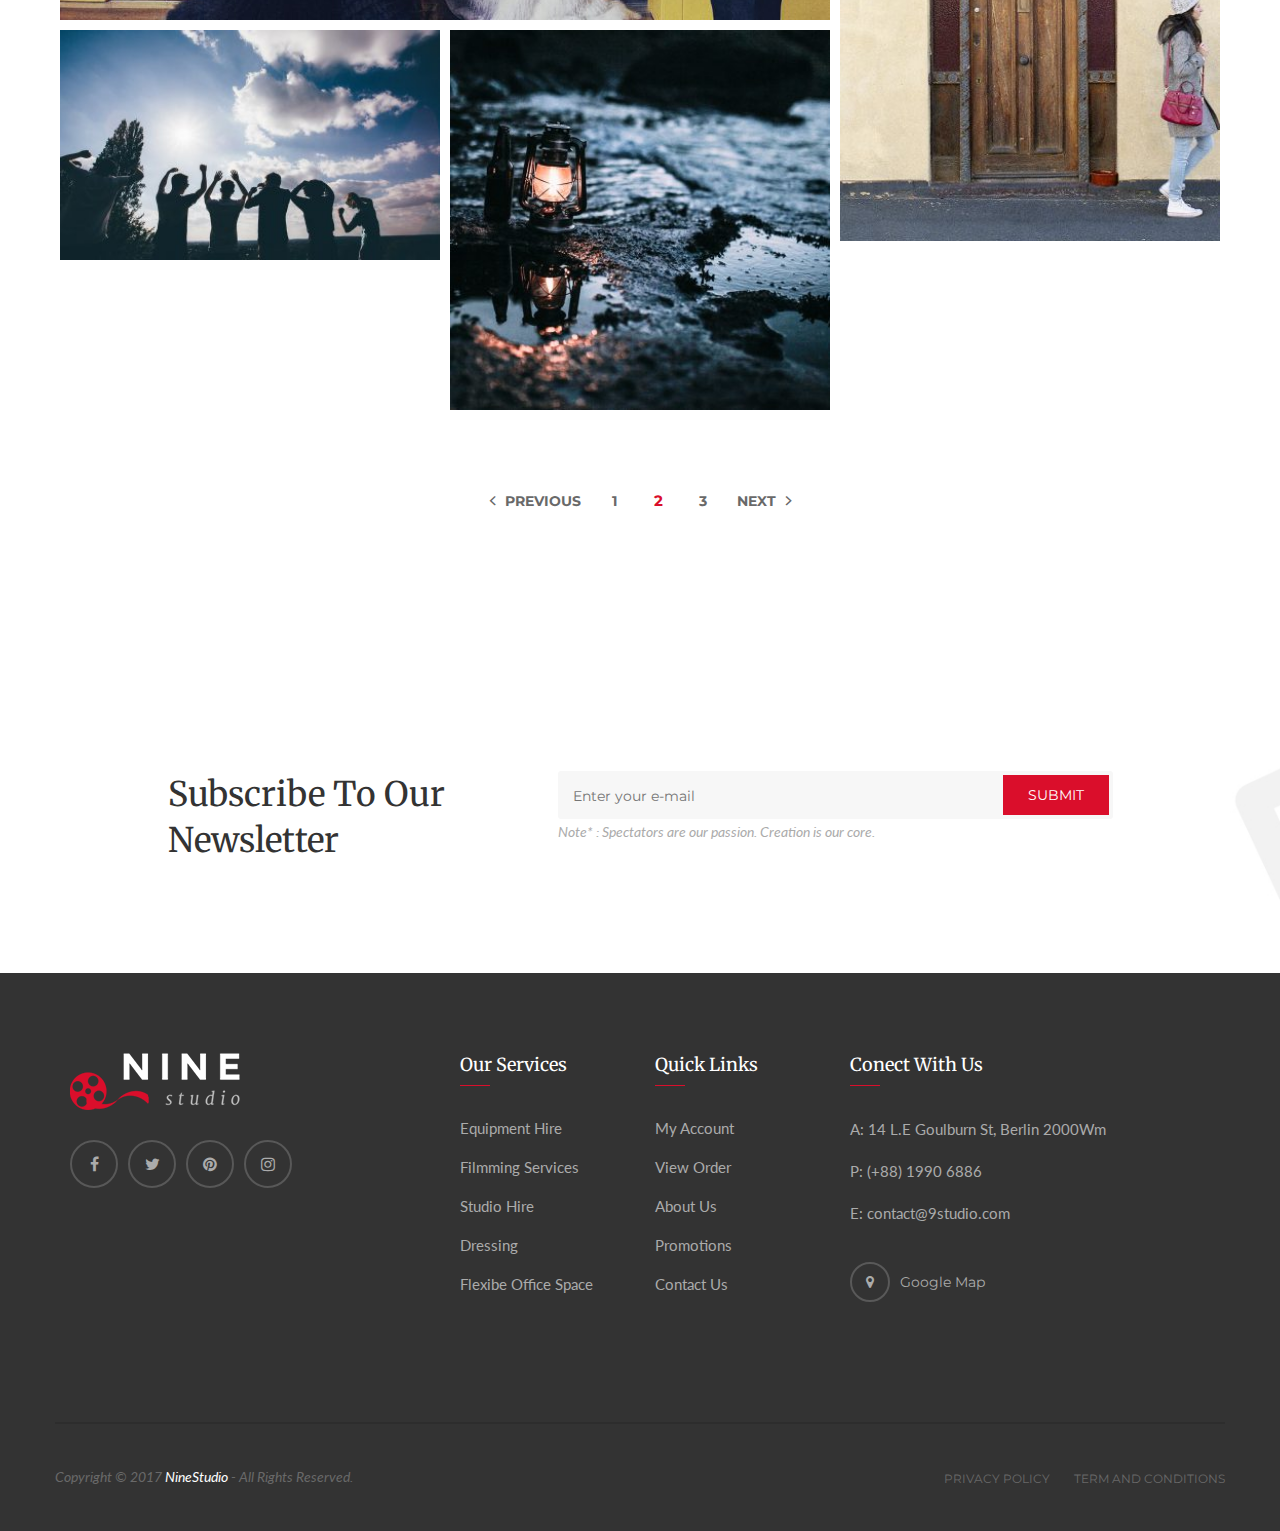
<file: gallery-2.html>
<!doctype html>
<html lang="en-US">
	<head>
		<meta http-equiv="Content-Type" content="text/html; charset=UTF-8"/>
		<meta name="viewport" content="width=device-width, initial-scale=1, maximum-scale=1, user-scalable=0"/>
		<link rel="shortcut icon" href="images/favicon.ico"/>
		<title>Gallery 02 &#8211; Nine Studio HTML Template</title>

		<link rel="stylesheet" href="css/bootstrap.min.css" type="text/css" media="all"/>
		<link rel="stylesheet" href="css/font-awesome.min.css" type="text/css" media="all" />
		<link rel="stylesheet" href="css/ionicons.min.css" type="text/css" media="all" />
		<link rel="stylesheet" href="css/owl.carousel.css" type="text/css" media="all"/>
		<link rel="stylesheet" href="css/owl.theme.css" type="text/css" media="all"/>
		<link rel="stylesheet" href="css/component.css" type="text/css" media="all"/>
		<link rel="stylesheet" href="css/slick.css" type="text/css" media="all"/>
		<link rel="stylesheet" href="css/magnific-popup.css" type="text/css" media="all"/>
		<link rel="stylesheet" href="css/style.css" type="text/css" media="all"/>
		<link rel="stylesheet" href="css/custom.css" type="text/css" media="all"/>
		<link href="http://fonts.googleapis.com/css?family=Merriweather:300,300i,400,400i,700,700i,900,900i%7CMontserrat:100,100i,200,200i,300,300i,400,400i,500,500i,600,600i,700,700i,800,800i,900,900i%7CLato:100,100i,300,300i,400,400i,700,700i,900,900i" rel="stylesheet"/>
		<!-- HTML5 Shim and Respond.js IE8 support of HTML5 elements and media queries -->
		<!-- WARNING: Respond.js doesn't work if you view the page via file:// -->
		<!--[if lt IE 9]>
			<script src="https://oss.maxcdn.com/html5shiv/3.7.2/html5shiv.min.js"></script>
			<script src="https://oss.maxcdn.com/respond/1.4.2/respond.min.js"></script>
		<![endif]-->
	</head>
	<body>
		<div class="noo-spinner">
			<div class="spinner">
				<div class="child double-bounce1"></div>
				<div class="child double-bounce2"></div>
			</div>
		</div>
		<div id="menu-slideout" class="slideout-menu hidden-md-up">
			<div class="mobile-menu">
				<ul id="mobile-menu" class="menu">
					<li class="dropdown">
						<a href="#">Home</a>
						<i class="sub-menu-toggle fa fa-angle-down"></i>
						<ul class="sub-menu">
							<li><a href="index.html">Home Production</a></li>
							<li><a href="index-film-making.html">Home Film Making</a></li>
							<li><a href="index-studio.html">Home Studio</a></li>
							<li><a href="index-director.html">Home Director</a></li>
							<li><a href="index-agency.html">Home Agency</a></li>
							<li><a href="index-blogger.html">Home Blogger</a></li>
							<li><a href="index-showcase.html">Home Showcase</a></li>
						</ul>
					</li>
					<li class="dropdown">
						<a href="#">Pages</a>
						<i class="sub-menu-toggle fa fa-angle-down"></i>
						<ul class="sub-menu">
							<li class="dropdown">
								<a href="#">About</a>
								<i class="sub-menu-toggle fa fa-angle-down"></i>
								<ul class="sub-menu">
									<li><a href="about-1.html">About 01</a></li>
									<li><a href="about-2.html">About 02</a></li>
								</ul>
							</li>
							<li class="dropdown">
								<a href="#">Our Team</a>
								<i class="sub-menu-toggle fa fa-angle-down"></i>
								<ul class="sub-menu">
									<li><a href="our-team-1.html">Our Team 01</a></li>
									<li><a href="our-team-2.html">Our Team 02</a></li>
								</ul>
							</li>
							<li class="dropdown">
								<a href="#">Our Services</a>
								<i class="sub-menu-toggle fa fa-angle-down"></i>
								<ul class="sub-menu">
									<li><a href="our-services-1.html">Our Services 01</a></li>
									<li><a href="our-services-2.html">Our Services 02</a></li>
								</ul>
							</li>
							<li class="dropdown">
								<a href="#">Gallery</a>
								<i class="sub-menu-toggle fa fa-angle-down"></i>
								<ul class="sub-menu">
									<li><a href="gallery-1.html">Gallery 01</a></li>
									<li class="active"><a href="gallery-2.html">Gallery 02</a></li>
								</ul>
							</li>
							<li><a href="404.html">404</a></li>
						</ul>
					</li>
					<li class="dropdown">
						<a href="#">Productions</a>
						<i class="sub-menu-toggle fa fa-angle-down"></i>
						<ul class="sub-menu">
							<li><a href="our-projects-list.html">Productions List</a></li>
							<li><a href="our-projects-grid.html">Productions Grid</a></li>
						</ul>
					</li>
					<li class="dropdown">
						<a href="#">Blog</a>
						<i class="sub-menu-toggle fa fa-angle-down"></i>
						<ul class="sub-menu">
							<li><a href="blog-list-1.html">Blog List 01</a></li>
							<li><a href="blog-list-2.html">Blog List 02</a></li>
							<li><a href="blog-list-3.html">Blog List 03</a></li>
							<li><a href="blog-masonry.html">Blog Masonry</a></li>
						</ul>
					</li>
					<li>
						<a href="contact-us.html">Contact Us</a>
					</li>
				</ul>
			</div>
		</div>
		<div class="top-search">
			<div class="container">
				<div class="row">
					<div class="col-sm-12">
						<form>
							<input type="search" class="top-search-input" name="s" placeholder="What are you looking for?" />
						</form>
					</div>
				</div>
			</div>
		</div>
		<div class="site">
			<header id="header" class="header header-desktop header-1">
				<div class="container-fluid">
					<div class="row">
						<div class="col-md-3 p-0">
							<div class="header-left">
								<a href="index.html" id="branding_logo">
									<img class="logo" src="images/logo_alt.png" alt="Logo" title="Nine Studio" />
									<img class="logo-alt" src="images/logo_alt.png" alt="Logo" title="Nine Studio" />
								</a>
							</div>
						</div>
						<div class="col-md-9 p-0">
							<div class="header-right">
								<nav id="menu" class="menu menu-primary">
									<ul>
										<li class="dropdown">
											<a href="#">Home</a>
											<ul class="sub-menu">
												<li><a href="index.html">Home Production</a></li>
												<li><a href="index-film-making.html">Home Film Making</a></li>
												<li><a href="index-studio.html">Home Studio</a></li>
												<li><a href="index-director.html">Home Director</a></li>
												<li><a href="index-agency.html">Home Agency</a></li>
												<li><a href="index-blogger.html">Home Blogger</a></li>
												<li><a href="index-showcase.html">Home Showcase</a></li>
											</ul>
										</li>
										<li class="dropdown active">
											<a href="#">Pages</a>
											<ul class="sub-menu">
												<li class="dropdown">
													<a href="#">About</a>
													<ul class="sub-menu">
														<li><a href="about-1.html">About 01</a></li>
														<li><a href="about-2.html">About 02</a></li>
													</ul>
												</li>
												<li class="dropdown">
													<a href="#">Our Team</a>
													<ul class="sub-menu">
														<li><a href="our-team-1.html">Our Team 01</a></li>
														<li><a href="our-team-2.html">Our Team 02</a></li>
													</ul>
												</li>
												<li class="dropdown">
													<a href="#">Our Services</a>
													<ul class="sub-menu">
														<li><a href="our-services-1.html">Our Services 01</a></li>
														<li><a href="our-services-2.html">Our Services 02</a></li>
													</ul>
												</li>
												<li class="dropdown">
													<a href="#">Gallery</a>
													<ul class="sub-menu">
														<li><a href="gallery-1.html">Gallery 01</a></li>
														<li><a href="gallery-2.html">Gallery 02</a></li>
													</ul>
												</li>
												<li><a href="404.html">404</a></li>
											</ul>
										</li>
										<li class="dropdown">
											<a href="#">Productions</a>
											<ul class="sub-menu">
												<li><a href="our-projects-list.html">Productions List</a></li>
												<li><a href="our-projects-grid.html">Productions Grid</a></li>
											</ul>
										</li>
										<li class="dropdown">
											<a href="#">Blog</a>
											<ul class="sub-menu">
												<li><a href="blog-list-1.html">Blog List 01</a></li>
												<li><a href="blog-list-2.html">Blog List 02</a></li>
												<li><a href="blog-list-3.html">Blog List 03</a></li>
												<li><a href="blog-masonry.html">Blog Masonry</a></li>
											</ul>
										</li>
										<li>
											<a href="contact-us.html">Contact Us</a>
										</li>
									</ul>
								</nav>
								<div id="open-search" class="open-search top-search-btn"><i class="ion-ios-search-strong"></i></div>
							</div>
						</div>
					</div>
				</div>
			</header>
			<header class="header header-mobile">
				<div class="container">
					<div class="row">
						<div class="col-xs-2">
							<div class="header-left">
								<div id="open-left"><i class="ion-navicon"></i></div>
							</div>
						</div>
						<div class="col-xs-8">
							<div class="header-center">
								<a href="index.html" id="logo-2">
									<img class="logo-image" src="images/logo_alt.png" alt="Nine Studio Logo" />
								</a>
							</div>
						</div>
						<div class="col-xs-2">
							<div class="header-right">
								<div id="open-search-2" class="open-search top-search-btn">
									<i class="ion-ios-search-strong"></i>
								</div>
							</div>
						</div>
					</div>
				</div>
			</header>
			<div id="main">
				<div class="section page-title">
					<div class="container">
						<div class="row">
							<div class="col-sm-12">
								<div class="text-center-sm">
									<h1 class="title">Our Gallery</h1>
									<div class="breadcrumbs">
										<ul>
											<li><a href="index.html">Home</a></li>
											<li>Gallery 02</li>
										</ul>
									</div>
								</div>
							</div>
						</div>
					</div>
				</div>
				<div class="section pt-12">
					<div class="container">
						<div class="row">
							<div class="col-sm-12">
								<div class="gallery-filter">
									<ul class="masonry-filter">
										<li><a href="#" data-filter="" class="active">All</a></li>
										<li><a href="#" data-filter=".short-film">Short Film</a></li>
										<li><a href="#" data-filter=".anthology-film">Anthology Film</a></li>
										<li><a href="#" data-filter=".feature-length-film">Feature-Length Film</a></li>
										<li><a href="#" data-filter=".serial-film">Serial Film</a></li>
									</ul>
								</div>
							</div>
						</div>
					</div>
				</div>
				<div class="section pb-12">
					<div class="container">
						<div class="row">
							<div class="col-sm-12 p-0">
								<div class="gallery-masonry masonry-grid-post">
									<div class="col-md-4 col-sm-6 gallery-masonry-item masonry-item feature-length-film">
										<div class="gallery-image">
											<a href="images/gallery/gallery_1.jpg" class="mfp-image gallery-item">
												<img src="images/gallery/thumb/gallery_10.jpg" alt="" />
												<div class="desc-wrap">
													<div class="desc">
														<div class="title"> Alive In Joburg</div>
														<div class="gallery-separator"></div>
														<div class="cates nd-font"> Feature-Length Film</div>
													</div>
												</div>
											</a>
										</div>
									</div>
									<div class="col-md-4 col-sm-6 gallery-masonry-item masonry-item anthology-film">
										<div class="gallery-image">
											<a href="images/gallery/gallery_2.jpg" class="mfp-image gallery-item">
												<img src="images/gallery/thumb/gallery_11.jpg" alt="" />
												<div class="desc-wrap">
													<div class="desc">
														<div class="title"> Antonio’s Breakfast</div>
														<div class="gallery-separator"></div>
														<div class="cates nd-font"> Anthology Film</div>
													</div>
												</div>
											</a>
										</div>
									</div>
									<div class="col-md-4 col-sm-6 gallery-masonry-item masonry-item feature-length-film">
										<div class="gallery-image">
											<a href="images/gallery/gallery_3.jpg" class="mfp-image gallery-item">
												<img src="images/gallery/thumb/gallery_12.jpg" alt="" />
												<div class="desc-wrap">
													<div class="desc">
														<div class="title"> Autumn Leaves</div>
														<div class="gallery-separator"></div>
														<div class="cates nd-font"> Feature-Length Film</div>
													</div>
												</div>
											</a>
										</div>
									</div>
									<div class="col-md-4 col-sm-6 gallery-masonry-item masonry-item serial-film">
										<div class="gallery-image">
											<a href="images/gallery/gallery_4.jpg" class="mfp-image gallery-item">
												<img src="images/gallery/thumb/gallery_13.jpg" alt="" />
												<div class="desc-wrap">
													<div class="desc">
														<div class="title"> Balance</div>
														<div class="gallery-separator"></div>
														<div class="cates nd-font"> Serial Film</div>
													</div>
												</div>
											</a>
										</div>
									</div>
									<div class="col-md-4 col-sm-6 gallery-masonry-item masonry-item anthology-film">
										<div class="gallery-image">
											<a href="images/gallery/gallery_5.jpg" class="mfp-image gallery-item">
												<img src="images/gallery/thumb/gallery_14.jpg" alt="" />
												<div class="desc-wrap">
													<div class="desc">
														<div class="title"> Big Society</div>
														<div class="gallery-separator"></div>
														<div class="cates nd-font"> Anthology Film</div>
													</div>
												</div>
											</a>
										</div>
									</div>
									<div class="col-md-8 col-sm-6 gallery-masonry-item masonry-item feature-length-film">
										<div class="gallery-image">
											<a href="images/gallery/gallery_6.jpg" class="mfp-image gallery-item">
												<img src="images/gallery/thumb/gallery_15.jpg" alt="" />
												<div class="desc-wrap">
													<div class="desc">
														<div class="title"> The Big Story</div>
														<div class="gallery-separator"></div>
														<div class="cates nd-font"> Feature-Length Film</div>
													</div>
												</div>
											</a>
										</div>
									</div>
									<div class="col-md-4 col-sm-6 gallery-masonry-item masonry-item serial-film">
										<div class="gallery-image">
											<a href="images/gallery/gallery_7.jpg" class="mfp-image gallery-item">
												<img src="images/gallery/thumb/gallery_16.jpg" alt="" />
												<div class="desc-wrap">
													<div class="desc">
														<div class="title"> The Black Hole</div>
														<div class="gallery-separator"></div>
														<div class="cates nd-font"> Serial Film</div>
													</div>
												</div>
											</a>
										</div>
									</div>
									<div class="col-md-4 col-sm-6 gallery-masonry-item masonry-item short-film">
										<div class="gallery-image">
											<a href="images/gallery/gallery_8.jpg" class="mfp-image gallery-item">
												<img src="images/gallery/thumb/gallery_17.jpg" alt="" />
												<div class="desc-wrap">
													<div class="desc">
														<div class="title"> Blue Hole</div>
														<div class="gallery-separator"></div>
														<div class="cates nd-font"> Short Film</div>
													</div>
												</div>
											</a>
										</div>
									</div>
									<div class="col-md-4 col-sm-6 gallery-masonry-item masonry-item feature-length-film">
										<div class="gallery-image">
											<a href="images/gallery/gallery_9.jpg" class="mfp-image gallery-item">
												<img src="images/gallery/thumb/gallery_18.jpg" alt="" />
												<div class="desc-wrap">
													<div class="desc">
														<div class="title"> Call Back</div>
														<div class="gallery-separator"></div>
														<div class="cates nd-font"> Feature-Length Film</div>
													</div>
												</div>
											</a>
										</div>
									</div>
								</div>
								<div class="pagination">
									<a class="prev page-numbers" href="#">Previous</a>
									<a class="page-numbers" href="#">1</a>
									<span class="page-numbers current">2</span>
									<a class="page-numbers" href="#">3</a> 
									<a class="next page-numbers" href="#">Next</a>
								</div>
							</div>
						</div>
					</div>
				</div>
				<div class="section section-bg-3 section-cover footer-newsletter style-1 pt-11 pb-8">
					<div class="container">
						<div class="row">
							<div class="col-md-1">&nbsp;</div>
							<div class="col-md-4">
								<div class="footer-newsletter-left">Subscribe to our Newsletter</div>
							</div>
							<div class="col-md-6">
								<div class="footer-newsletter-right">
									<form method="post">
										<div class="form-fields">
											<div class="form">
												<input type="email" name="email" placeholder="Enter your e-mail" /> 
												<input type="submit" value="Submit" />
											</div>
											<p class="note">Note* : Spectators are our passion. Creation is our core.</p>
										</div>
									</form>
								</div>
							</div>
						</div>
					</div>
				</div>
			</div>
			<footer class="footer">
				<div class="container">
					<div class="row">
						<div class="col-md-4">
							<a href="index.html" id="footer_logo">
								<img class="footer-logo-image" src="images/logo_footer.png" alt="Nine Studio" />
							</a>
							<div class="footer-social">
								<a data-toggle="tooltip" data-placement="top" title="" data-original-title="Facebook" href="#"><i class="fa fa-facebook"></i></a>
								<a data-toggle="tooltip" data-placement="top" title="" data-original-title="Twitter" href="#"><i class="fa fa-twitter"></i></a>
								<a data-toggle="tooltip" data-placement="top" title="" data-original-title="Pinterest" href="#"><i class="fa fa-pinterest"></i></a>
								<a data-toggle="tooltip" data-placement="top" title="" data-original-title="Instagram" href="#"><i class="fa fa-instagram"></i></a>
							</div>
						</div>
						<div class="col-md-2">
							<div class="widget">
								<h3 class="widget-title">Our Services</h3>
								<ul>
									<li><a href="#">Equipment Hire</a></li>
									<li><a href="#">Filmming Services</a></li>
									<li><a href="#">Studio Hire</a></li>
									<li><a href="#">Dressing</a></li>
									<li><a href="#">Flexibe Office Space</a></li>
								</ul>
							</div>
						</div>
						<div class="col-md-2">
							<div class="widget">
								<h3 class="widget-title">Quick Links</h3>
								<ul>
									<li><a href="#">My Account</a></li>
									<li><a href="#">View Order</a></li>
									<li><a href="#">About Us</a></li>
									<li><a href="#">Promotions</a></li>
									<li><a href="#">Contact Us</a></li>
								</ul>
							</div>
						</div>
						<div class="col-md-4">
							<div class="widget">
								<h3 class="widget-title">Conect With Us</h3>
								<div class="textwidget">
									<p>A: 14 L.E Goulburn St, Berlin 2000Wm</p>
									<p>P: (+88) 1990 6886</p>
									<p>E: <a href="mailto:contact@9studio.com">contact@9studio.com</a></p>
								</div>
								<div class="footer-gmap">
									<a href="#gmap-popup" class="open-popup-link">Google Map</a>
									<div id="gmap-popup" class="mfp-hide">
										<iframe id="gmap" src="https://www.google.com/maps/embed?pb=!1m18!1m12!1m3!1d3412.0554760559626!2d151.42366529037852!3d-32.80714560754794!2m3!1f0!2f0!3f0!3m2!1i1024!2i768!4f13.1!3m3!1m2!1s0x6b73360bf7441cf9%3A0x7d18a93f0244f271!2s14+Goulburn+St%2C+Abermain+NSW+2326%2C+Australia!5e0!3m2!1sen!2s!4v1482743874873" width="600" height="450" allowfullscreen></iframe>
									</div>
								</div>
							</div>
						</div>
					</div>
				</div>
			</footer>
			<div class="copyright">
				<div class="container">
					<div class="row">
						<div class="copyright-container">
							<div class="col-md-6 p-0">
								<div class="copyright-left">
									Copyright © 2017 <a href="#">NineStudio</a> - All Rights Reserved.
								</div>
							</div>
							<div class="col-md-6 p-0">
								<div class="copyright-right">
									<ul>
										<li><a href="#">Privacy Policy</a></li>
										<li><a href="#">Term And Conditions</a></li>
									</ul>
								</div>
							</div>
						</div>
					</div>
				</div>
			</div>
		</div>

		<div class="modals">
			<div class="md-modal md-effect-1" id="modal-1">
				<div class="md-content bg-transparent">
					<iframe src="https://player.vimeo.com/video/177252412" width="500" height="281" allowfullscreen></iframe>
					<button class="md-close">Close me!</button>
				</div>
			</div>
		</div>

		<div class="md-overlay"></div><!-- the overlay element -->

		<a class="backtotop" id="backtotop"><i class="ion-android-arrow-up"></i></a>

		<script type="text/javascript" src="js/jquery.min.js"></script>
		<script type="text/javascript" src="js/jquery-migrate.min.js"></script>
		<script type="text/javascript" src="js/bootstrap.min.js"></script>
		<script type="text/javascript" src="js/modernizr-2.7.1.min.js"></script>
		<script type="text/javascript" src="js/owl.carousel.min.js"></script>
		<script type="text/javascript" src="js/imagesloaded.pkgd.min.js"></script>
		<script type="text/javascript" src="js/isotope.pkgd.min.js"></script>
		<script type="text/javascript" src="js/jquery.isotope.init.js"></script>
		<script type="text/javascript" src="js/classie.js"></script>
		<script type="text/javascript" src="js/modalEffects.js"></script>
		<script type="text/javascript" src="js/slick.min.js"></script>
		<script type="text/javascript" src="js/jquery.magnific-popup.min.js"></script>
		<script type="text/javascript" src="js/script.js"></script>
	</body>
</html>
</file>
<file: css/component.css>
.md-modal {
	position: fixed;
	top: 50%;
	left: 50%;
	width: 50%;
	max-width: 630px;
	min-width: 320px;
	height: auto;
	z-index: 2000;
	visibility: hidden;
	-webkit-transform: translateX(-50%) translateY(-50%);
	-moz-transform: translateX(-50%) translateY(-50%);
	-ms-transform: translateX(-50%) translateY(-50%);
	transform: translateX(-50%) translateY(-50%);
}

.md-show {
	visibility: visible;
}

.md-overlay {
	position: fixed;
	width: 100%;
	height: 100%;
	visibility: hidden;
	top: 0;
	left: 0;
	z-index: 1000;
	opacity: 0;
	background: rgba(0,0,0,.7);
	-webkit-transition: all 0.3s;
	-moz-transition: all 0.3s;
	transition: all 0.3s;
}

.md-overlay.show {
	opacity: 1;
	visibility: visible;
}

/* Content styles */
.md-content {
	color: #fff;
	background: #e74c3c;
	position: relative;
	border-radius: 3px;
	margin: 0 auto;
}

.md-content h3 {
	margin: 0;
	padding: 0.4em;
	text-align: center;
	font-size: 2.4em;
	font-weight: 300;
	background: rgba(0,0,0,0.1);
	border-radius: 3px 3px 0 0;
}

.md-content > div {
	padding: 15px 40px 30px;
	margin: 0;
	font-weight: 300;
	font-size: 1.15em;
}

.md-content > div p {
	margin: 0;
	padding: 10px 0;
}

.md-content > div ul {
	margin: 0;
	padding: 0 0 30px 20px;
}

.md-content > div ul li {
	padding: 5px 0;
}

.md-content button {
	display: block;
	margin: 0 auto;
	font-size: 0.8em;
}

/* Individual modal styles with animations/transitions */

/* Effect 1: Fade in and scale up */
.md-effect-1 .md-content {
	-webkit-transform: scale(0.7);
	-moz-transform: scale(0.7);
	-ms-transform: scale(0.7);
	transform: scale(0.7);
	opacity: 0;
	-webkit-transition: all 0.3s;
	-moz-transition: all 0.3s;
	transition: all 0.3s;
}

.md-show.md-effect-1 .md-content {
	-webkit-transform: scale(1);
	-moz-transform: scale(1);
	-ms-transform: scale(1);
	transform: scale(1);
	opacity: 1;
}

.md-content button.md-close {
	border: none;
    background: rgba(0,0,0,.2);
    color: #fff;
    font-size: 14px;
    line-height: 35px;
    height: 35px;
    padding: 0 10px;
    text-transform: uppercase;
    border-radius: 2px;
    display: block;
    margin: 15px auto 0;
	letter-spacing: 1px;
    cursor: pointer;
}

.md-content button.md-close:hover {
	background: rgba(0,0,0,.4);
}

/* Effect 2: Slide from the right */
.md-effect-2 .md-content {
	-webkit-transform: translateX(20%);
	-moz-transform: translateX(20%);
	-ms-transform: translateX(20%);
	transform: translateX(20%);
	opacity: 0;
	-webkit-transition: all 0.3s cubic-bezier(0.25, 0.5, 0.5, 0.9);
	-moz-transition: all 0.3s cubic-bezier(0.25, 0.5, 0.5, 0.9);
	transition: all 0.3s cubic-bezier(0.25, 0.5, 0.5, 0.9);
}

.md-show.md-effect-2 .md-content {
	-webkit-transform: translateX(0);
	-moz-transform: translateX(0);
	-ms-transform: translateX(0);
	transform: translateX(0);
	opacity: 1;
}

/* Effect 3: Slide from the bottom */
.md-effect-3 .md-content {
	-webkit-transform: translateY(20%);
	-moz-transform: translateY(20%);
	-ms-transform: translateY(20%);
	transform: translateY(20%);
	opacity: 0;
	-webkit-transition: all 0.3s;
	-moz-transition: all 0.3s;
	transition: all 0.3s;
}

.md-show.md-effect-3 .md-content {
	-webkit-transform: translateY(0);
	-moz-transform: translateY(0);
	-ms-transform: translateY(0);
	transform: translateY(0);
	opacity: 1;
}

/* Effect 4: Newspaper */
.md-effect-4 .md-content {
	-webkit-transform: scale(0) rotate(720deg);
	-moz-transform: scale(0) rotate(720deg);
	-ms-transform: scale(0) rotate(720deg);
	transform: scale(0) rotate(720deg);
	opacity: 0;
}

.md-show.md-effect-4 ~ .md-overlay,
.md-effect-4 .md-content {
	-webkit-transition: all 0.5s;
	-moz-transition: all 0.5s;
	transition: all 0.5s;
}

.md-show.md-effect-4 .md-content {
	-webkit-transform: scale(1) rotate(0deg);
	-moz-transform: scale(1) rotate(0deg);
	-ms-transform: scale(1) rotate(0deg);
	transform: scale(1) rotate(0deg);
	opacity: 1;
}

/* Effect 5: fall */
.md-effect-5.md-modal {
	-webkit-perspective: 1300px;
	-moz-perspective: 1300px;
	perspective: 1300px;
}

.md-effect-5 .md-content {
	-webkit-transform-style: preserve-3d;
	-moz-transform-style: preserve-3d;
	transform-style: preserve-3d;
	-webkit-transform: translateZ(600px) rotateX(20deg); 
	-moz-transform: translateZ(600px) rotateX(20deg); 
	-ms-transform: translateZ(600px) rotateX(20deg); 
	transform: translateZ(600px) rotateX(20deg); 
	opacity: 0;
}

.md-show.md-effect-5 .md-content {
	-webkit-transition: all 0.3s ease-in;
	-moz-transition: all 0.3s ease-in;
	transition: all 0.3s ease-in;
	-webkit-transform: translateZ(0px) rotateX(0deg);
	-moz-transform: translateZ(0px) rotateX(0deg);
	-ms-transform: translateZ(0px) rotateX(0deg);
	transform: translateZ(0px) rotateX(0deg); 
	opacity: 1;
}

/* Effect 6: side fall */
.md-effect-6.md-modal {
	-webkit-perspective: 1300px;
	-moz-perspective: 1300px;
	perspective: 1300px;
}

.md-effect-6 .md-content {
	-webkit-transform-style: preserve-3d;
	-moz-transform-style: preserve-3d;
	transform-style: preserve-3d;
	-webkit-transform: translate(30%) translateZ(600px) rotate(10deg); 
	-moz-transform: translate(30%) translateZ(600px) rotate(10deg);
	-ms-transform: translate(30%) translateZ(600px) rotate(10deg);
	transform: translate(30%) translateZ(600px) rotate(10deg); 
	opacity: 0;
}

.md-show.md-effect-6 .md-content {
	-webkit-transition: all 0.3s ease-in;
	-moz-transition: all 0.3s ease-in;
	transition: all 0.3s ease-in;
	-webkit-transform: translate(0%) translateZ(0) rotate(0deg);
	-moz-transform: translate(0%) translateZ(0) rotate(0deg);
	-ms-transform: translate(0%) translateZ(0) rotate(0deg);
	transform: translate(0%) translateZ(0) rotate(0deg);
	opacity: 1;
}

/* Effect 7:  slide and stick to top */
.md-effect-7{
	top: 0;
	-webkit-transform: translateX(-50%);
	-moz-transform: translateX(-50%);
	-ms-transform: translateX(-50%);
	transform: translateX(-50%);
}

.md-effect-7 .md-content {
	-webkit-transform: translateY(-200%);
	-moz-transform: translateY(-200%);
	-ms-transform: translateY(-200%);
	transform: translateY(-200%);
	-webkit-transition: all .3s;
	-moz-transition: all .3s;
	transition: all .3s;
	opacity: 0;
}

.md-show.md-effect-7 .md-content {
	-webkit-transform: translateY(0%);
	-moz-transform: translateY(0%);
	-ms-transform: translateY(0%);
	transform: translateY(0%);
	border-radius: 0 0 3px 3px;
	opacity: 1;
}

/* Effect 8: 3D flip horizontal */
.md-effect-8.md-modal {
	-webkit-perspective: 1300px;
	-moz-perspective: 1300px;
	perspective: 1300px;
}

.md-effect-8 .md-content {
	-webkit-transform-style: preserve-3d;
	-moz-transform-style: preserve-3d;
	transform-style: preserve-3d;
	-webkit-transform: rotateY(-70deg);
	-moz-transform: rotateY(-70deg);
	-ms-transform: rotateY(-70deg);
	transform: rotateY(-70deg);
	-webkit-transition: all 0.3s;
	-moz-transition: all 0.3s;
	transition: all 0.3s;
	opacity: 0;
}

.md-show.md-effect-8 .md-content {
	-webkit-transform: rotateY(0deg);
	-moz-transform: rotateY(0deg);
	-ms-transform: rotateY(0deg);
	transform: rotateY(0deg);
	opacity: 1;
}

/* Effect 9: 3D flip vertical */
.md-effect-9.md-modal {
	-webkit-perspective: 1300px;
	-moz-perspective: 1300px;
	perspective: 1300px;
}

.md-effect-9 .md-content {
	-webkit-transform-style: preserve-3d;
	-moz-transform-style: preserve-3d;
	transform-style: preserve-3d;
	-webkit-transform: rotateX(-70deg);
	-moz-transform: rotateX(-70deg);
	-ms-transform: rotateX(-70deg);
	transform: rotateX(-70deg);
	-webkit-transition: all 0.3s;
	-moz-transition: all 0.3s;
	transition: all 0.3s;
	opacity: 0;
}

.md-show.md-effect-9 .md-content {
	-webkit-transform: rotateX(0deg);
	-moz-transform: rotateX(0deg);
	-ms-transform: rotateX(0deg);
	transform: rotateX(0deg);
	opacity: 1;
}

/* Effect 10: 3D sign */
.md-effect-10.md-modal {
	-webkit-perspective: 1300px;
	-moz-perspective: 1300px;
	perspective: 1300px;
}

.md-effect-10 .md-content {
	-webkit-transform-style: preserve-3d;
	-moz-transform-style: preserve-3d;
	transform-style: preserve-3d;
	-webkit-transform: rotateX(-60deg);
	-moz-transform: rotateX(-60deg);
	-ms-transform: rotateX(-60deg);
	transform: rotateX(-60deg);
	-webkit-transform-origin: 50% 0;
	-moz-transform-origin: 50% 0;
	transform-origin: 50% 0;
	opacity: 0;
	-webkit-transition: all 0.3s;
	-moz-transition: all 0.3s;
	transition: all 0.3s;
}

.md-show.md-effect-10 .md-content {
	-webkit-transform: rotateX(0deg);
	-moz-transform: rotateX(0deg);
	-ms-transform: rotateX(0deg);
	transform: rotateX(0deg);
	opacity: 1;
}

/* Effect 11: Super scaled */
.md-effect-11 .md-content {
	-webkit-transform: scale(2);
	-moz-transform: scale(2);
	-ms-transform: scale(2);
	transform: scale(2);
	opacity: 0;
	-webkit-transition: all 0.3s;
	-moz-transition: all 0.3s;
	transition: all 0.3s;
}

.md-show.md-effect-11 .md-content {
	-webkit-transform: scale(1);
	-moz-transform: scale(1);
	-ms-transform: scale(1);
	transform: scale(1);
	opacity: 1;
}

/* Effect 12:  Just me */
.md-effect-12 .md-content {
	-webkit-transform: scale(0.8);
	-moz-transform: scale(0.8);
	-ms-transform: scale(0.8);
	transform: scale(0.8);
	opacity: 0;
	-webkit-transition: all 0.3s;
	-moz-transition: all 0.3s;
	transition: all 0.3s;
}

.md-show.md-effect-12 ~ .md-overlay {
	background: #e74c3c;
} 

.md-effect-12 .md-content h3,
.md-effect-12 .md-content {
	background: transparent;
}

.md-show.md-effect-12 .md-content {
	-webkit-transform: scale(1);
	-moz-transform: scale(1);
	-ms-transform: scale(1);
	transform: scale(1);
	opacity: 1;
}

/* Effect 13: 3D slit */
.md-effect-13.md-modal {
	-webkit-perspective: 1300px;
	-moz-perspective: 1300px;
	perspective: 1300px;
}

.md-effect-13 .md-content {
	-webkit-transform-style: preserve-3d;
	-moz-transform-style: preserve-3d;
	transform-style: preserve-3d;
	-webkit-transform: translateZ(-3000px) rotateY(90deg);
	-moz-transform: translateZ(-3000px) rotateY(90deg);
	-ms-transform: translateZ(-3000px) rotateY(90deg);
	transform: translateZ(-3000px) rotateY(90deg);
	opacity: 0;
}

.md-show.md-effect-13 .md-content {
	-webkit-animation: slit .7s forwards ease-out;
	-moz-animation: slit .7s forwards ease-out;
	animation: slit .7s forwards ease-out;
}

@-webkit-keyframes slit {
	50% { -webkit-transform: translateZ(-250px) rotateY(89deg); opacity: .5; -webkit-animation-timing-function: ease-out;}
	100% { -webkit-transform: translateZ(0) rotateY(0deg); opacity: 1; }
}

@-moz-keyframes slit {
	50% { -moz-transform: translateZ(-250px) rotateY(89deg); opacity: .5; -moz-animation-timing-function: ease-out;}
	100% { -moz-transform: translateZ(0) rotateY(0deg); opacity: 1; }
}

@keyframes slit {
	50% { transform: translateZ(-250px) rotateY(89deg); opacity: 1; animation-timing-function: ease-in;}
	100% { transform: translateZ(0) rotateY(0deg); opacity: 1; }
}

/* Effect 14:  3D Rotate from bottom */
.md-effect-14.md-modal {
	-webkit-perspective: 1300px;
	-moz-perspective: 1300px;
	perspective: 1300px;
}

.md-effect-14 .md-content {
	-webkit-transform-style: preserve-3d;
	-moz-transform-style: preserve-3d;
	transform-style: preserve-3d;
	-webkit-transform: translateY(100%) rotateX(90deg);
	-moz-transform: translateY(100%) rotateX(90deg);
	-ms-transform: translateY(100%) rotateX(90deg);
	transform: translateY(100%) rotateX(90deg);
	-webkit-transform-origin: 0 100%;
	-moz-transform-origin: 0 100%;
	transform-origin: 0 100%;
	opacity: 0;
	-webkit-transition: all 0.3s ease-out;
	-moz-transition: all 0.3s ease-out;
	transition: all 0.3s ease-out;
}

.md-show.md-effect-14 .md-content {
	-webkit-transform: translateY(0%) rotateX(0deg);
	-moz-transform: translateY(0%) rotateX(0deg);
	-ms-transform: translateY(0%) rotateX(0deg);
	transform: translateY(0%) rotateX(0deg);
	opacity: 1;
}

/* Effect 15:  3D Rotate in from left */
.md-effect-15.md-modal {
	-webkit-perspective: 1300px;
	-moz-perspective: 1300px;
	perspective: 1300px;
}

.md-effect-15 .md-content {
	-webkit-transform-style: preserve-3d;
	-moz-transform-style: preserve-3d;
	transform-style: preserve-3d;
	-webkit-transform: translateZ(100px) translateX(-30%) rotateY(90deg);
	-moz-transform: translateZ(100px) translateX(-30%) rotateY(90deg);
	-ms-transform: translateZ(100px) translateX(-30%) rotateY(90deg);
	transform: translateZ(100px) translateX(-30%) rotateY(90deg);
	-webkit-transform-origin: 0 100%;
	-moz-transform-origin: 0 100%;
	transform-origin: 0 100%;
	opacity: 0;
	-webkit-transition: all 0.3s;
	-moz-transition: all 0.3s;
	transition: all 0.3s;
}

.md-show.md-effect-15 .md-content {
	-webkit-transform: translateZ(0px) translateX(0%) rotateY(0deg);
	-moz-transform: translateZ(0px) translateX(0%) rotateY(0deg);
	-ms-transform: translateZ(0px) translateX(0%) rotateY(0deg);
	transform: translateZ(0px) translateX(0%) rotateY(0deg);
	opacity: 1;
}

/* Effect 16:  Blur */
.md-show.md-effect-16 ~ .md-overlay {
	background: rgba(180,46,32,0.5);
}

.md-show.md-effect-16 ~ .container {
	-webkit-filter: blur(3px);
	-moz-filter: blur(3px);
	filter: blur(3px);
}

.md-effect-16 .md-content {
	-webkit-transform: translateY(-5%);
	-moz-transform: translateY(-5%);
	-ms-transform: translateY(-5%);
	transform: translateY(-5%);
	opacity: 0;
}

.md-show.md-effect-16 ~ .container,
.md-effect-16 .md-content {
	-webkit-transition: all 0.3s;
	-moz-transition: all 0.3s;
	transition: all 0.3s;
}

.md-show.md-effect-16 .md-content {
	-webkit-transform: translateY(0);
	-moz-transform: translateY(0);
	-ms-transform: translateY(0);
	transform: translateY(0);
	opacity: 1;
}

/* Effect 17:  Slide in from bottom with perspective on container */
.md-show.md-effect-17 ~ .container {
	height: 100%;
	overflow: hidden;
	-webkit-transition: -webkit-transform 0.3s;
	-moz-transition: -moz-transform 0.3s;
	transition: transform 0.3s;
}	

.md-show.md-effect-17 ~ .container,
.md-show.md-effect-17 ~ .md-overlay  {
	-webkit-transform: rotateX(-2deg);
	-moz-transform: rotateX(-2deg);
	-ms-transform: rotateX(-2deg);
	transform: rotateX(-2deg);
	-webkit-transform-origin: 50% 0%;
	-moz-transform-origin: 50% 0%;
	transform-origin: 50% 0%;
	-webkit-transform-style: preserve-3d;
	-moz-transform-style: preserve-3d;
	transform-style: preserve-3d;
}

.md-effect-17 .md-content {
	opacity: 0;
	-webkit-transform: translateY(200%);
	-moz-transform: translateY(200%);
	-ms-transform: translateY(200%);
	transform: translateY(200%);
}

.md-show.md-effect-17 .md-content {
	-webkit-transform: translateY(0);
	-moz-transform: translateY(0);
	-ms-transform: translateY(0);
	transform: translateY(0);
	opacity: 1;
	-webkit-transition: all 0.3s 0.2s;
	-moz-transition: all 0.3s 0.2s;
	transition: all 0.3s 0.2s;
}

/* Effect 18:  Slide from right with perspective on container */
.md-show.md-effect-18 ~ .container {
	height: 100%;
	overflow: hidden;
}

.md-show.md-effect-18 ~ .md-overlay {
	background: rgba(143,27,15,0.8);
	-webkit-transition: all 0.5s;
	-moz-transition: all 0.5s;
	transition: all 0.5s;
}

.md-show.md-effect-18 ~ .container,
.md-show.md-effect-18 ~ .md-overlay {
	-webkit-transform-style: preserve-3d;
	-webkit-transform-origin: 0% 50%;
	-webkit-animation: rotateRightSideFirst 0.5s forwards ease-in;
	-moz-transform-style: preserve-3d;
	-moz-transform-origin: 0% 50%;
	-moz-animation: rotateRightSideFirst 0.5s forwards ease-in;
	transform-style: preserve-3d;
	transform-origin: 0% 50%;
	animation: rotateRightSideFirst 0.5s forwards ease-in;
}

@-webkit-keyframes rotateRightSideFirst {
	50% { -webkit-transform: translateZ(-50px) rotateY(5deg); -webkit-animation-timing-function: ease-out; }
	100% { -webkit-transform: translateZ(-200px); }
}

@-moz-keyframes rotateRightSideFirst {
	50% { -moz-transform: translateZ(-50px) rotateY(5deg); -moz-animation-timing-function: ease-out; }
	100% { -moz-transform: translateZ(-200px); }
}

@keyframes rotateRightSideFirst {
	50% { transform: translateZ(-50px) rotateY(5deg); animation-timing-function: ease-out; }
	100% { transform: translateZ(-200px); }
}

.md-effect-18 .md-content {
	-webkit-transform: translateX(200%);
	-moz-transform: translateX(200%);
	-ms-transform: translateX(200%);
	transform: translateX(200%);
	opacity: 0;
}

.md-show.md-effect-18 .md-content {
	-webkit-transform: translateX(0);
	-moz-transform: translateX(0);
	-ms-transform: translateX(0);
	transform: translateX(0);
	opacity: 1;
	-webkit-transition: all 0.5s 0.1s;
	-moz-transition: all 0.5s 0.1s;
	transition: all 0.5s 0.1s;
}

/* Effect 19:  Slip in from the top with perspective on container */
.md-show.md-effect-19 ~ .container {
	height: 100%;
	overflow: hidden;
}

.md-show.md-effect-19 ~ .md-overlay {
	-webkit-transition: all 0.5s;
	-moz-transition: all 0.5s;
	transition: all 0.5s;
}

.md-show.md-effect-19 ~ .container,
.md-show.md-effect-19 ~ .md-overlay {
	-webkit-transform-style: preserve-3d;
	-webkit-transform-origin: 50% 100%;
	-webkit-animation: OpenTop 0.5s forwards ease-in;
	-moz-transform-style: preserve-3d;
	-moz-transform-origin: 50% 100%;
	-moz-animation: OpenTop 0.5s forwards ease-in;
	transform-style: preserve-3d;
	transform-origin: 50% 100%;
	animation: OpenTop 0.5s forwards ease-in;
}

@-webkit-keyframes OpenTop {
	50% { 
		-webkit-transform: rotateX(10deg); 
		-webkit-animation-timing-function: ease-out; 
	}
}

@-moz-keyframes OpenTop {
	50% { 
		-moz-transform: rotateX(10deg); 
		-moz-animation-timing-function: ease-out; 
	}
}

@keyframes OpenTop {
	50% { 
		transform: rotateX(10deg); 
		animation-timing-function: ease-out; 
	}
}

.md-effect-19 .md-content {
	-webkit-transform: translateY(-200%);
	-moz-transform: translateY(-200%);
	-ms-transform: translateY(-200%);
	transform: translateY(-200%);
	opacity: 0;
}

.md-show.md-effect-19 .md-content {
	-webkit-transform: translateY(0);
	-moz-transform: translateY(0);
	-ms-transform: translateY(0);
	transform: translateY(0);
	opacity: 1;
	-webkit-transition: all 0.5s 0.1s;
	-moz-transition: all 0.5s 0.1s;
	transition: all 0.5s 0.1s;
}

@media screen and (max-width: 32em) {
	body { font-size: 75%; }
}
</file>
<file: css/style.css>
@charset "utf-8";a,body{color:#696969}a,a:focus,a:hover{text-decoration:none}blockquote,body{font-weight:400}.film-button i,.film-social a,.pagination,a.backtotop{text-align:center}@font-face{font-family:ninestudio;src:url("../fonts/ninestudio.eot");src:url("../fonts/ninestudio-.eot#iefix") format("embedded-opentype"),url("../fonts/ninestudio.woff") format("woff"),url("../fonts/ninestudio.ttf") format("truetype"),url("../fonts/ninestudio.svg#star") format("svg");font-weight:400;font-style:normal}[class*=" ns-"],[class^=ns-]{font-family:ninestudio!important;speak:none;font-style:normal;font-weight:400;font-variant:normal;text-transform:none;line-height:1;-webkit-font-smoothing:antialiased;-moz-osx-font-smoothing:grayscale}.ns-d-glasses:before{content:"\e900"}.ns-award:before{content:"\e901"}.ns-cinema-screen:before{content:"\e902"}.ns-film-strip:before{content:"\e903"}.ns-film:before{content:"\e904"}.ns-illumination:before{content:"\e905"}.ns-picture:before{content:"\e906"}.ns-popcorn:before{content:"\e907"}.ns-projector-screen:before{content:"\e908"}.ns-seats:before{content:"\e909"}.ns-television:before{content:"\e90a"}.ns-theater:before{content:"\e90b"}.ns-tickets:before{content:"\e90c"}.ns-tripod:before{content:"\e90d"}.ns-video-camera:before{content:"\e90e"}*{padding:0;margin:0}*,:active,:focus,:hover{outline:0!important}body{font-family:Lato,Helvetica,Arial,sans-serif;font-style:normal;line-height:1.8;letter-spacing:0;font-size:15px}.bg-body{background:url("../images/background/bg_body.jpg")}ol,ul{list-style:none}a{-webkit-transition:all .5s;-moz-transition:all .5s;-ms-transition:all .5s;-o-transition:all .5s;transition:all .5s}a:hover{color:#da0e2b}blockquote{font-size:20px;font-style:italic;color:#ababab;padding:20px 60px;margin:0;border:none}blockquote:after,blockquote:before,q:after,q:before{content:""}img{max-width:100%;height:auto;vertical-align:top}.film-button a,.film-button i{vertical-align:middle;display:inline-block}iframe{border:none;width:100%}button,input,select,textarea{font-size:15px;color:#404040;background-color:#f4f4f4;font-family:Lato;line-height:1.6;-webkit-font-smoothing:antialiased;-moz-osx-font-smoothing:grayscale}input[type=text],input[type=email],input[type=url],input[type=password],input[type=search],input[type=number],input[type=tel],input[type=range],input[type=date],input[type=month],input[type=week],input[type=time],input[type=datetime],input[type=datetime-local],input[type=color],textarea{border:1px solid #f1eeea;border-radius:3px;color:#666;padding:7px 15px;outline:0;width:100%;-webkit-transition:all .5s;-moz-transition:all .5s;-ms-transition:all .5s;-o-transition:all .5s;transition:all .5s}.popup-video img,.site{-webkit-transition:all .5s}input[type=text],input[type=email],input[type=url],input[type=password],input[type=search],input[type=number],input[type=tel],input[type=range],input[type=date],input[type=month],input[type=week],input[type=time],input[type=datetime],input[type=datetime-local],input[type=color]{height:40px}.h1,.h2,.h3,.h4,.h5,.h6,h1,h2,h3,h4,h5,h6{font-family:Montserrat,Helvetica,Arial,sans-serif;font-weight:700;font-style:normal;line-height:1.3;letter-spacing:0;color:#333;margin-top:0}.h1,h1{font-size:56px}.h2,h2{font-size:40px}.h3,h3{font-size:34px}.h4,h4{font-size:24px}.h5,h5{font-size:18px}.h6,h6{font-size:14px}.site{overflow:hidden;position:relative;z-index:1;-moz-transition:all .5s;-ms-transition:all .5s;-o-transition:all .5s;transition:all .5s}.film-button i,.popup-video img{-moz-transition:all .5s;-ms-transition:all .5s;-o-transition:all .5s}.site.open{transform:translateX(256px)}.site.open:before{content:'';position:absolute;height:100%;width:100%;top:0;left:0;background:#000;opacity:.5;z-index:9999}.button,.button-2{display:inline-block;font-size:14px;font-family:Montserrat;font-weight:400;line-height:46px;height:48px;border:1px solid #da0e2b;text-transform:uppercase;letter-spacing:.05em}.button{background-color:#da0e2b;color:#fff;padding:0 20px}.button-2,.button:hover{background-color:transparent;color:#da0e2b}.button-2{padding:0 40px}.button-2:hover{background-color:#da0e2b;color:#fff}.top-search{width:100%;background-color:#da0e2b;color:#fff;display:none}.top-search form{padding-left:30px;position:relative}.top-search form:before{content:'\f4a5';font-family:Ionicons;font-size:18px;font-weight:700;position:absolute;left:0;height:40px;line-height:40px}.top-search form input[type=search]{border:none;background:0 0;color:#fff;font-size:16px;height:40px;line-height:40px;padding:0}.top-search form input[type=search]::-webkit-input-placeholder{color:#fff}.top-search form input[type=search]::-moz-placeholder{color:#fff}.top-search form input[type=search]:-ms-input-placeholder{color:#fff}.top-search form input[type=search]:-moz-placeholder{color:#fff}.popup-video{overflow:hidden;margin-top:-80px;margin-bottom:80px;position:relative}.popup-video img{display:block;width:100%;height:auto;transition:all .5s;z-index:96}.popup-video:hover img{transform:scale(1.1)}.popup-video a:after,.popup-video a:before{position:absolute;top:50%;left:50%;transform:translate(-50%,-50%);background-color:#da0e2b}.popup-video a:before{content:'';width:100px;height:100px;-webkit-border-radius:50px;-moz-border-radius:50px;border-radius:50px;opacity:.3;z-index:97}.popup-video a:after{content:'\f215';font-family:Ionicons;color:#fff;font-size:24px;width:80px;height:80px;line-height:80px;-webkit-border-radius:40px;-moz-border-radius:40px;border-radius:40px;text-align:center;display:block;z-index:98}.popup-video.style-2{margin-top:-110px;margin-bottom:50px;-moz-box-shadow:0 0 20px rgba(0,0,0,.5);-webkit-box-shadow:0 0 20px rgba(0,0,0,.5);box-shadow:0 0 20px rgba(0,0,0,.5)}.film-button{display:inline-block;margin-right:20px}.film-button i{width:48px;height:48px;line-height:48px;-webkit-border-radius:24px;-moz-border-radius:24px;border-radius:24px;background-color:#da0e2b;color:#fff;margin-right:20px;font-size:20px;-moz-box-shadow:0 0 20px rgba(0,0,0,.2);-webkit-box-shadow:0 0 20px rgba(0,0,0,.2);box-shadow:0 0 20px rgba(0,0,0,.2);-webkit-transition:all .5s;transition:all .5s}.film-hire-box .link,a.backtotop:before{-moz-transition:all .5s;-ms-transition:all .5s;-o-transition:all .5s}.film-button:hover i{background-color:#333}.film-button a{color:#333;font-size:14px;font-family:Montserrat;font-weight:400;text-transform:uppercase;letter-spacing:.05em;line-height:1;padding-bottom:5px}a.backtotop{width:56px;height:56px;line-height:56px;font-size:24px;-webkit-border-radius:50%;-moz-border-radius:50%;border-radius:50%;color:#fff;background-color:#da0e2b;position:fixed;right:60px;cursor:pointer;opacity:0;bottom:0;z-index:10}a.backtotop.show{opacity:1;bottom:60px;color:#fff}a.backtotop:before{content:'';width:74px;height:74px;-webkit-border-radius:50%;-moz-border-radius:50%;border-radius:50%;background-color:#da0e2b;opacity:.3;position:absolute;top:-9px;left:-9px;transform:scale(.5);-webkit-transition:all .5s;transition:all .5s}a.backtotop.show:hover:before{transform:scale(1)}body.open-right .site:before{content:'';position:fixed;height:100%;width:100%;top:0;left:0;background:#fff;opacity:.5;z-index:1000}.featured-number{font-family:Montserrat,Helvetica,Arial,sans-serif;font-size:150px;color:rgba(204,204,204,.02);line-height:1;font-weight:700;text-transform:none;margin-left:-20px}.featured-title{font-family:Merriweather,Georgia,serif;font-size:40px;color:#fff;font-weight:400;text-transform:none;margin-top:-100px;margin-left:110px}.text-center .featured-title{margin-left:240px}.film-links-cloud{margin-top:40px;margin-bottom:70px;max-width:530px}.image-shadow,.image-shadow img{max-width:100%;vertical-align:top}.film-links-cloud ul{padding:0}.film-links-cloud ul li{display:inline}.film-links-cloud ul li a{font-size:24px;line-height:48px;font-weight:400;font-family:Merriweather;color:#ababab}.film-links-cloud.dark ul li a{color:#696969}.film-links-cloud ul li a:hover{color:#333}.film-links-cloud.dark ul li a:hover{color:#fff}.film-links-cloud ul li a:before{content:"\f111";font-family:FontAwesome;font-size:6px;display:inline-block;line-height:1;margin-left:20px;margin-right:20px;padding-top:10px;transform:translateY(-50%);color:#e2e2e2}.film-links-cloud ul li:first-child a:before{content:"";margin-left:0;margin-right:0}.film-links-cloud.dark ul li a:before{color:#696969}.film-hire-box{color:#fff;background-color:#333;width:100%;padding:90px 90px 60px;margin:0;font-family:Montserrat;position:relative;overflow:hidden}.film-hire-box .link a,.film-hire-box .title{font-weight:400;color:#da0e2b;text-transform:uppercase}.film-hire-box .title{font-size:14px}.film-hire-box .text{margin-top:30px;font-family:Merriweather;font-size:34px;font-weight:400;line-height:1.4}.film-hire-box .link{margin-top:80px;-webkit-transition:all .5s;transition:all .5s}.film-hire-box .link a{display:inline-block;font-size:14px;font-family:Montserrat;height:48px;line-height:46px;padding:0 24px;border:1px solid #da0e2b}.film-hire-box .link a:hover{border-color:#fff;color:#fff}.film-hire-box.style-2{background:0 0;padding:0}.film-hire-box.style-2:before{content:' ';width:2000px;height:100%;background-color:#333;display:block;position:absolute;top:-70px;left:50%}.film-social .tooltip-inner,.film-social li:hover>a{background-color:#da0e2b}.film-hire-box.style-2 .film-hire-box-right{color:#fff;width:100%;padding:70px 130px;margin:0;position:relative;overflow:hidden}.open-right-content,.slideout-menu{overflow-y:auto;overflow-x:hidden;-webkit-overflow-scrolling:touch;bottom:0}.pagination{margin-top:60px;text-transform:uppercase;font-family:Montserrat,Helvetica,Arial,sans-serif;width:100%}.pagination a,.pagination span{width:40px;padding:0;height:40px;line-height:40px;margin:0;font-weight:700;display:inline-block}.pagination .page-numbers.current{border-radius:50%;height:40px;color:#da0e2b}.pagination a{font-size:14px;border:0}.pagination a.prev,.pagination span.prev{border:0;margin-right:10px;width:auto}.pagination a.prev:before,.pagination span.prev:before{content:'\f3d2';font-family:Ionicons;margin-right:10px}.pagination a.next,.pagination span.next{border:0;margin-left:10px;width:auto}.pagination a.next:after,.pagination span.next:after{content:'\f3d3';font-family:Ionicons;margin-left:10px}.film-social li{margin-right:10px;position:relative;display:inline-block}.film-social a{display:inline-block;width:40px;height:40px;line-height:38px;border:1px solid #f4f4f4;border-radius:20px;font-size:14px;color:#696969}.image-box-shadow,.image-shadow img{height:auto;-moz-box-shadow:0 10px 20px rgba(0,0,0,.1);-webkit-box-shadow:0 10px 20px rgba(0,0,0,.1)}.film-social li:hover>a{color:#fff}.film-social .tooltip.top .tooltip-arrow{border-top-color:#da0e2b}.image-shadow{display:inline-block;background-color:#f0f0f0}.image-shadow img{box-shadow:0 10px 20px rgba(0,0,0,.1);transform:translate(40px,60px)}.hashtag{font-size:80px;font-weight:700;color:#333;font-family:Merriweather;line-height:1;position:absolute;top:-40px;left:100px}.image-box-shadow{width:100%;box-shadow:0 10px 20px rgba(0,0,0,.1)}#googleMap{min-height:480px}.box-shadow{-moz-box-shadow:0 10px 20px rgba(0,0,0,.1);-webkit-box-shadow:0 10px 20px rgba(0,0,0,.1);box-shadow:0 10px 20px rgba(0,0,0,.1)}.floating{-webkit-animation-name:floating;-webkit-animation-duration:3s;-webkit-animation-iteration-count:infinite;-webkit-animation-timing-function:ease-in-out;-moz-animation-name:floating;-moz-animation-duration:3s;-moz-animation-iteration-count:infinite;-moz-animation-timing-function:ease-in-out}@-webkit-keyframes floating{from,to{-webkit-transform:translate(0,0)}65%{-webkit-transform:translate(0,15px)}}@-moz-keyframes floating{from,to{-moz-transform:translate(0,0)}65%{-moz-transform:translate(0,15px)}}.header{width:100%;margin-top:0;margin-bottom:0;position:relative;z-index:99;-webkit-transition:all .5s;-moz-transition:all .5s;-ms-transition:all .5s;-o-transition:all .5s;transition:all .5s}.header.header-overlay{background-color:transparent;position:absolute}.header.header-1,.header.header-3{display:inline-block;width:100%;min-height:101px}.header.header-1 .header-left,.header.header-3 .header-left{padding-left:100px}.header.header-1 .header-right,.header.header-3 .header-right{padding-right:100px;text-align:right;position:static}.header.header-1 .logo,.header.header-3 .logo{margin-top:20px}.header.header-1 .logo-alt,.header.header-3 .logo-alt{display:none;margin-top:22px}.header.header-1 .header-right .open-search,.header.header-3 .header-right .open-search{display:inline-block;font-size:18px;line-height:1;margin-left:20px;cursor:pointer;color:#333}.header.header-overlay .header-right .open-search{color:#fff}.header.header-overlay.scrolling-menu .header-right .open-search,.header.header-overlay.scrolling-menu .menu-primary>ul>li>a{color:#333}.header.scrolling-menu .logo{display:none}.header.scrolling-menu .logo-alt{display:inline-block}.header.header-2{position:absolute;z-index:999;padding:20px 0;display:inline-block;width:100%;background-color:transparent}.header.header-2 .hamburger-menu{display:inline-block;font-size:32px;color:#fff;cursor:pointer}.header.scrolling-menu{position:fixed;background:#fff;top:0;left:0;-moz-box-shadow:0 10px 20px rgba(0,0,0,.05);-webkit-box-shadow:0 10px 20px rgba(0,0,0,.05);box-shadow:0 10px 20px rgba(0,0,0,.05);z-index:999}.header.header-2.scrolling-menu{padding:0}.header.header-2.scrolling-menu .hamburger-menu{color:#696969}.header.header-3{background-color:#fff}.header.header-3 .hamburger-menu{color:#333;display:inline-block;font-size:32px;cursor:pointer;margin-top:20px}header.header-mobile .header-center .logo-image,header.header-mobile .header-right .open-search{margin-top:10px}header.header-mobile{display:none;padding:30px 0;width:100%}header.header-mobile .header-left{font-size:35px;text-align:left}header.header-mobile .header-left i{color:#5e5a54}header.header-mobile .header-center{text-align:center}header.header-mobile .header-right{text-align:right;font-size:28px}#menu{position:static}.header .menu{font-family:Montserrat,Helvetica,Arial,sans-serif;font-weight:400;font-style:normal;line-height:1.5;letter-spacing:0;font-size:14px}.header.header-1 .header-right nav.menu,.header.header-3 .header-right nav.menu{display:inline-block;text-align:right}.header .menu-primary>ul{margin:0;padding:0;white-space:nowrap;position:static;z-index:2}.header .menu-primary>ul>li{position:relative;display:inline-block}.header.header-overlay .menu-primary>ul>li>a{color:#fff}.header .header-right .menu-primary>ul>li>a{text-transform:uppercase;position:relative;display:inline-block;padding:40px 20px}.header .header-right .menu-primary>ul li.active>a{color:#da0e2b}.header .menu-primary>ul>li.dropdown>a:after{content:'\f3d0';margin-left:10px;font-size:12px;font-family:Ionicons}.header .menu-primary .sub-menu{font-size:15px;position:absolute;top:110%;left:0;visibility:hidden;margin:0;min-width:230px;width:100%;background-color:#fff;opacity:0;transition:all .3s ease;padding:20px 0;list-style:none;text-align:left;text-transform:none;-moz-box-shadow:5px 10px 20px rgba(0,0,0,.1);-webkit-box-shadow:5px 10px 20px rgba(0,0,0,.1);box-shadow:5px 10px 20px rgba(0,0,0,.1);border-top:2px solid #da0e2b}.open-right-content,.open-right-content ul li a{-webkit-transition:all .5s;-moz-transition:all .5s;-ms-transition:all .5s;-o-transition:all .5s}.header .menu-primary>ul>li:hover>.sub-menu{top:100%;visibility:visible;z-index:2;opacity:1}.header .menu-primary .sub-menu li{position:relative;padding:0 20px}.header .menu-primary .sub-menu li a{display:block;padding:15px 0;color:#696969;text-transform:none;font-weight:400;background:0 0;position:relative;border-bottom:1px solid #f4f4f4;white-space:normal}.header .menu-primary .sub-menu li a:hover{border-bottom-color:#da0e2b;color:#da0e2b}.header .menu-primary .sub-menu li.dropdown:after{content:'\f363';font-size:16px;font-family:Ionicons;position:absolute;right:20px;top:14px;color:#696969}.header .menu-primary .sub-menu li.dropdown:hover:after{color:#da0e2b}.header .menu-primary>ul>li>.sub-menu li>.sub-menu{top:0;left:100%;visibility:hidden;opacity:0}.header .menu-primary>ul>li:hover>.sub-menu li:hover>.sub-menu{top:-22px;left:100%;visibility:visible;opacity:1;border-top:2px solid #da0e2b}.header.header-overlay.header-3 .header-right .open-search,.header.header-overlay.header-3 .menu-primary>ul>li>a{color:#333}.header.header-overlay.header-3 .header-right .open-search:hover,.header.header-overlay.header-3 .menu-primary>ul>li>a:hover{color:#da0e2b}.open-right-content{transition:all .5s;position:fixed;width:90%;max-width:640px;right:-100%;top:0;padding:40px 100px;z-index:1001;background:#262626;color:#fff;text-align:left}.open-right-content.open{right:0}.open-right-content .open-right-close{display:block;text-align:right;line-height:1;font-size:32px;cursor:pointer}.open-right-content ul{margin:100px 0 0;padding:0;list-style:none}.open-right-content ul li{display:block;padding:20px 0}.open-right-content ul li a{color:#696969;font-size:56px;font-weight:400;font-family:Merriweather;line-height:1;transition:all .5s}.logo-carousel .logo-item img,.mobile-menu>ul.menu li.dropdown>.sub-menu-toggle{-webkit-transition:all .5s;-moz-transition:all .5s;-ms-transition:all .5s;-o-transition:all .5s}.open-right-content ul li a:hover{opacity:1;color:#da0e2b}.open-right-content .search-form{display:block;margin-top:100px;height:32px;line-height:32px;border-bottom:1px solid rgba(255,255,255,.3);position:relative}.open-right-content .search-form form{position:relative;height:32px;line-height:32px}.open-right-content .search-form form input[type=text],.open-right-content .search-form form input[type=search]{height:32px;line-height:32px;vertical-align:top;padding:0;border:0;background-color:transparent;font-size:14px;font-family:Montserrat;color:#fff}.open-right-content .search-form form input[type=submit]{width:32px;height:32px;line-height:32px;font-size:0;vertical-align:top;position:absolute;top:0;right:0;padding:0;border:0;background-color:transparent;z-index:8}.open-right-content .search-form form:after{content:'\f4a4';font-family:Ionicons;font-size:24px;position:absolute;right:0;top:0;z-index:7}.slideout-menu{background:#fff;display:none;position:fixed;left:0;top:0;right:0;z-index:0;width:256px}.slideout-menu.open{display:block}.mobile-menu>ul.menu{padding:0;margin:0}.mobile-menu>ul.menu li{position:relative;display:block;border-bottom:1px solid #eee}.mobile-menu>ul.menu li.expand{background-color:#ddd}.mobile-menu>ul.menu li a{display:block;color:#5e5a54;padding:9px 20px;background:inherit}.section-cover,.section-fixed{background-size:cover}.section-bg-2,.section-cover,.section-fixed{background-repeat:no-repeat}.mobile-menu>ul.menu li .sub-menu-toggle{display:none}.mobile-menu>ul.menu li.dropdown>.sub-menu-toggle{display:block;position:absolute;top:0;right:0;width:42px;height:45px;line-height:42px;text-align:center;outline:0;background-color:rgba(238,238,238,.5);cursor:pointer;transition:all .5s}.mobile-menu>ul.menu li.expand>.sub-menu-toggle{background-color:#da0e2b;color:#fff}.mobile-menu>ul.menu li.expand>.sub-menu-toggle:before{content:"\f106"}.mobile-menu>ul.menu ol,.mobile-menu>ul.menu ul{padding:0;margin:0}.mobile-menu>ul.menu li .sub-menu{display:none;border-top:1px solid #ddd;background-color:#eee;padding-left:0;font-weight:400;box-shadow:none;-moz-box-shadow:none}.mobile-menu>ul.menu li .sub-menu li{border:0}.mobile-menu>ul.menu li .active a{box-shadow:1px 0 0 #111 inset}.mobile-menu>ul.menu li .sub-menu li a{padding-left:35px}.mobile-menu>ul.menu li .sub-menu li .sub-menu li a{padding-left:55px}.logo-carousel{margin-bottom:30px}.logo-carousel .logo-item img{display:block;margin:0 auto;opacity:.2;transition:all .5s}.film-project-featured .image img,.film-project-featured .image:before{-webkit-transition:all .5s;-moz-transition:all .5s;-ms-transition:all .5s;-o-transition:all .5s}.logo-carousel .logo-item:hover img,.logo-carousel.no-opacity .logo-item img{opacity:1}.logo-carousel.no-opacity .logo-item:hover img{transform:scale(1.1)}.section.border-bottom{border-bottom:1px solid #eee}.section.border-top{border-top:1px solid #eee}.section-title{font-size:34px;color:#333;line-height:1.4em;font-family:Merriweather;font-weight:400;font-style:normal;text-transform:none}.section-title.small{font-size:24px;line-height:40px}.section-title.bottom-line:after{content:'';display:block;width:30px;height:1px;background-color:#da0e2b;margin-top:5px}.sub-title{font-size:14px;letter-spacing:.1em;font-family:Montserrat;font-weight:400;line-height:1.2;text-transform:uppercase;margin-bottom:22px}.section{position:relative;width:100%;z-index:1}.section-fixed{background-attachment:fixed;background-position:50% 50%}.section-bg-1{background-image:url("../images/background/bg_1.png");background-position:center}.section-bg-2{background-image:url("../images/background/bg_2.jpg");background-position:center top}.section-bg-3,.section-bg-4,.section-bg-5{background-position:center}.section-bg-3{background-image:url("../images/background/bg_3.jpg")}.section-bg-4{background-image:url("../images/background/bg_4.jpg")}.section-bg-5{background-image:url("../images/background/bg_5.jpg")}.page-title,.section-bg-6{background-repeat:no-repeat;background-position:center bottom}.section-bg-6{background-image:url("../images/background/bg_6.png")}.section-404,.section-bg-10,.section-bg-11,.section-bg-12,.section-bg-13,.section-bg-7,.section-bg-8,.section-bg-9{background-position:center}.section-bg-7{background-image:url("../images/background/bg_7.png")}.section-bg-8{background-image:url("../images/background/bg_8.jpg")}.section-bg-9{background-image:url("../images/background/bg_9.jpg")}.section-bg-10{background-image:url("../images/background/bg_13.png");background-repeat:no-repeat}.section-bg-11{background-image:url("../images/background/bg_14.jpg")}.section-bg-12{background-image:url("../images/background/bg_15.jpg")}.section-bg-13{background-image:url("../images/background/bg_18.jpg")}.section-404{background-image:url("../images/background/bg_16.jpg")}.film-project-featured{display:block;width:100%;padding:0;margin:0;position:relative}.film-project-featured .image{position:relative;overflow:hidden;z-index:7}.film-project-featured .image:before{content:'';display:block;width:100%;height:100%;position:absolute;top:0;left:0;background-color:rgba(0,0,0,.5);z-index:7;opacity:0;transition:all .5s}.film-project-featured:hover .image:before{opacity:1}.film-project-featured .image img{width:100%;height:auto;transition:all .5s}.film-project-featured .info,.icon-boxes .icon-boxes-icon i{-webkit-transition:all .5s;-moz-transition:all .5s;-ms-transition:all .5s;-o-transition:all .5s}.film-project-featured .info{position:absolute;top:60%;left:0;display:block;width:100%;text-align:center;transform:translateY(-50%);z-index:8;opacity:0;transition:all .5s}.film-project-featured:hover .info{top:50%;opacity:1}.film-project-featured .info .category{color:#fff}.film-project-featured .info .category a{font-size:14px;font-family:Merriweather;font-style:italic;color:#fff;font-weight:400}.film-project-featured .info .category a:hover{color:#da0e2b}.film-project-featured .info .title{font-size:24px;font-family:Merriweather;color:#fff;font-weight:400;margin-bottom:90px}.film-project-featured .info .more a{font-family:Montserrat;font-size:12px;font-weight:400;color:#da0e2b;text-transform:uppercase;display:inline-block;padding:15px 20px;border-width:1px;border-style:solid;border-color:transparent;line-height:1}.film-gallery-carousel .film-gallery-carousel-item .info .title,.icon-boxes .icon-boxes-title,.icon-boxes-small .icon-boxes-title{font-family:Montserrat,Helvetica,Arial,sans-serif}.film-project-featured .info .more a:hover{border-color:#da0e2b}.icon-boxes .icon-boxes-icon{color:#da0e2b;font-size:105px;padding-top:50px;background-position:center center;background-size:contain;background-repeat:no-repeat}.icon-boxes .icon-boxes-icon i{padding:8px;border-radius:50%;transition:all .5s}.icon-boxes .icon-boxes-link a,.icon-boxes-shadow .icon-boxes-icon{-moz-transition:all .5s;-ms-transition:all .5s;-o-transition:all .5s}.icon-boxes .icon-boxes-title{font-weight:700;margin-top:20px;margin-bottom:20px;position:relative;text-transform:uppercase;letter-spacing:.05em;font-size:14px;color:#333}.icon-boxes .icon-boxes-content{color:#696969}.icon-boxes .icon-boxes-link{margin-top:20px}.icon-boxes .icon-boxes-link a{font-size:18px;font-weight:700;color:#da0e2b;font-style:italic;padding-left:4px;letter-spacing:.1em;line-height:34px;border:2px solid #f4f4f4;-webkit-transition:all .5s;transition:all .5s;display:inline-block;width:40px;height:40px;border-radius:100%}.icon-boxes:hover .icon-boxes-link a{border-color:#da0e2b;background-color:#da0e2b;color:#fff}.icon-boxes-shadow .icon-boxes-icon{width:170px;height:170px;line-height:170px;text-align:center;display:inline-block;color:#da0e2b;font-size:60px;margin-bottom:30px;padding-top:10px;box-shadow:0 0 20px rgba(0,0,0,.1);-webkit-transition:all .5s;transition:all .5s}.icon-boxes-shadow:hover .icon-boxes-icon{background-color:#da0e2b;color:#fff}.icon-boxes-small .icon-boxes-icon{font-size:14px;color:#da0e2b;display:inline-block;padding-top:0}.icon-boxes-small .icon-boxes-title{margin-top:10px;margin-bottom:10px;letter-spacing:.05em;font-size:14px;font-weight:700;display:inline-block;text-transform:uppercase}.film-gallery-carousel .film-gallery-carousel-item{outline:0;-webkit-transition:all .5s;-moz-transition:all .5s;-ms-transition:all .5s;-o-transition:all .5s;transition:all .5s}.film-gallery-carousel .film-gallery-carousel-item.slick-slide{width:840px}.film-gallery-carousel .film-gallery-carousel-item .film-gallery-carousel-item-inner{display:block;width:100%;background-color:#696969;transform:scale(.5);-webkit-transition:all .5s;-moz-transition:all .5s;-ms-transition:all .5s;-o-transition:all .5s;transition:all .5s}.blog-item .blog-item-inner,.film-gallery-carousel .film-gallery-carousel-item .info{-webkit-transition:all .5s;-moz-transition:all .5s;-ms-transition:all .5s;-o-transition:all .5s}.film-gallery-carousel .film-gallery-carousel-item.slick-slide.slick-center .film-gallery-carousel-item-inner{transform:scale(1);-moz-box-shadow:0 0 20px rgba(0,0,0,.5);-webkit-box-shadow:0 0 20px rgba(0,0,0,.5);box-shadow:0 0 20px rgba(0,0,0,.5)}.blog-item.style-1 .blog-item-inner:hover .blog-thumbnail img,.film-home-blog .blog-wrap:hover .col-image .image img{transform:scale(1.1)}.film-gallery-carousel .film-gallery-carousel-item.slick-slide img{width:100%;opacity:.5}.film-gallery-carousel .film-gallery-carousel-item.slick-slide.slick-center .film-gallery-carousel-item-inner img{opacity:1}.film-gallery-carousel .film-gallery-carousel-item .info{text-align:center;margin-top:50px;opacity:0;transition:all .5s}.film-gallery-carousel .film-gallery-carousel-item.slick-slide.slick-center .info{opacity:1}.film-gallery-carousel .film-gallery-carousel-item .info .title a{font-size:18px;line-height:36px;font-weight:400;text-transform:uppercase;color:#fff;letter-spacing:.2em}.film-gallery-carousel .film-gallery-carousel-item .info .title a:hover{color:#da0e2b}.film-gallery-carousel .film-gallery-carousel-item .info .category{font-family:Merriweather,Georgia,serif;font-size:14px;color:#696969;line-height:36px;font-style:italic}.film-gallery-carousel .film-gallery-carousel-item .info .category a{margin-left:5px;margin-right:5px}.testimonial-carousel.style-1 .item{width:100%;text-align:center;outline:0;z-index:98}.testimonial-carousel.style-1 .item .photo{height:80px;display:inline-block;margin:0 10px 30px}.testimonial-carousel.style-1 .item .photo img{width:80px;height:80px;border-radius:40px;display:block}.testimonial-carousel.style-1 .item .title{text-transform:uppercase;letter-spacing:.4em;font-weight:700;font-size:18px;margin-bottom:35px;font-family:Montserrat;color:#333}.testimonial-carousel.style-1 .item .text{width:80%;max-width:750px;margin:0 auto;font-size:18px;font-style:italic;letter-spacing:0;line-height:2;color:#696969}.testimonial-carousel.style-1 .item .info{margin-top:30px;display:inline-block}.testimonial-carousel.style-1 .item .info .author{display:inline-block;margin:0 10px;text-align:left;font-family:Montserrat}.testimonial-carousel.style-1 .item .info .author .name,.testimonial-carousel.style-1 .item .info .author .tagline{display:inline-block;letter-spacing:.05em}.testimonial-carousel.style-1 .item .info .author .name{font-size:14px;text-transform:uppercase;color:#696969;font-weight:700}.testimonial-carousel.style-1 .item .info .author .tagline{font-size:14px;color:#ccc}.testimonial-carousel.style-1 .item .info .author .tagline:before{content:'/';margin-left:8px;margin-right:8px}.film-single-testimonial{margin-bottom:0;width:100%;outline:0}.film-single-testimonial .item{width:100%;text-align:center;outline:0;z-index:98}.film-single-testimonial .item .photo{height:auto;display:inline-block;margin:0 0 55px}.film-single-testimonial .item .photo img{max-width:100%;height:auto}.film-single-testimonial .item .text{width:80%;max-width:750px;margin:0 auto;font-family:Merriweather;font-size:24px;font-style:italic;letter-spacing:0;line-height:2;color:#333}.film-single-testimonial .item .sign{margin-top:55px}.film-single-testimonial .item .info{margin-top:30px;display:inline-block}.film-single-testimonial .item .info .author{display:inline-block;margin:0 10px;text-align:left;font-family:Montserrat}.film-single-testimonial .item .info .author .name,.film-single-testimonial .item .info .author .tagline{display:inline-block;letter-spacing:.05em}.film-single-testimonial .item .info .author .name{font-size:14px;text-transform:uppercase;color:#696969;font-weight:700}.film-single-testimonial .item .info .author .tagline{font-size:14px;color:#ccc}.film-single-testimonial .item .info .author .tagline:before{content:'/';margin-left:8px;margin-right:8px}.film-single-testimonial.small .item .photo{height:auto;margin-bottom:40px}.film-single-testimonial.small .item .text{font-size:16px;color:#696969}.blog-item .blog-item-inner{padding:30px;min-height:205px;background-color:#fff;position:relative;transition:all .5s}.blog-item.style-1 .blog-item-inner,.blog-item.style-1 .blog-item-inner .blog-thumbnail img{-webkit-transition:all .5s;-moz-transition:all .5s;-ms-transition:all .5s;-o-transition:all .5s}.blog-item .blog-item-inner .meta{margin-top:40px;color:#696969}.blog-item .blog-item-inner .meta>span{display:inline-block;margin-right:20px}.blog-item .blog-item-inner .meta>span.view:before{content:'\f133';font-family:Ionicons;font-size:16px;color:#da0e2b;margin-right:10px}.blog-item .blog-item-inner .meta>span a{color:#696969}.blog-item .blog-item-inner .blog-info .blog-info-meta .meta>span.like a:before{content:'\f387';font-family:Ionicons;font-size:16px;color:#da0e2b;margin-right:10px;display:inline-block}.blog-item.style-1{margin-bottom:30px}.blog-item.style-1 .blog-item-inner{padding:0;transition:all .5s}.blog-item.style-1 .blog-item-inner:hover{-moz-box-shadow:0 10px 20px rgba(0,0,0,.05);-webkit-box-shadow:0 10px 20px rgba(0,0,0,.05);box-shadow:0 10px 20px rgba(0,0,0,.05)}.blog-item.style-1 .blog-item-inner .blog-thumbnail{overflow:hidden}.blog-item.style-1 .blog-item-inner .blog-thumbnail img{transition:all .5s}.film-home-blog .blog-wrap .col-image .image img,.film-home-blog .blog-wrap .title{-webkit-transition:all .5s;-moz-transition:all .5s;-ms-transition:all .5s;-o-transition:all .5s}.blog-item.style-1 .blog-item-inner .blog-info{padding:30px;background-color:#fff}.blog-item.style-1 .blog-item-inner .blog-info .blog-info-date,.blog-item.style-1 .blog-item-inner .blog-info .blog-info-meta,.blog-item.style-1 .blog-item-inner .blog-info .blog-info-title{display:block}.blog-item.style-1 .blog-item-inner .blog-info .blog-info-date{font-size:14px;font-family:Montserrat;color:#ccc;text-transform:uppercase;line-height:1;margin-bottom:30px}.blog-item.style-1 .blog-item-inner .blog-info .blog-info-title{font-size:18px;font-family:Merriweather;font-weight:400;color:#333;margin-bottom:70px}.blog-item.style-1 .blog-item-inner .blog-info .blog-info-title:hover{color:#da0e2b}.blog-item.style-1 .blog-item-inner .blog-info .blog-info-meta .meta{font-size:14px}.blog-item.style-1 .blog-item-inner .blog-info .blog-info-meta .meta>span{display:inline-block;margin-right:20px}.film-home-blog .blog-wrap{background-color:#f6f7f7;overflow:hidden}.film-home-blog .blog-wrap .col-image{position:relative}.film-home-blog .blog-wrap .col-image .image{z-index:96;overflow:hidden}.film-home-blog .blog-wrap .col-image .image img{width:100%;height:auto;transition:all .5s}.film-home-blog .blog-wrap .col-text{padding-top:30px;padding-bottom:30px}.film-home-blog .blog-wrap .time{font-family:Montserrat;font-size:12px;font-weight:400;color:#ccc;text-transform:uppercase}.film-home-blog .blog-wrap .title{font-size:18px;font-weight:400;font-family:Merriweather;color:#333;line-height:28px;margin-top:20px;transition:all .5s}.film-home-blog .blog-wrap:hover .col-text .title{color:#da0e2b}.film-home-blog .blog-wrap .meta{margin-top:20px;color:#696969;font-size:14px}.film-home-blog .blog-wrap .meta>span{display:inline-block;margin-right:20px}.film-home-blog .blog-wrap .meta>span:last-child{margin-right:0}.film-home-blog .blog-wrap .meta>span.view:before{content:'\f133';font-family:Ionicons;font-size:16px;color:#da0e2b;margin-right:10px}.film-home-blog .blog-wrap .meta>span.comment:before{content:'\f11a';font-family:Ionicons;font-size:16px;color:#da0e2b;margin-right:10px}.film-home-blog .blog-wrap .col-quote{position:relative;background-image:url("../images/quote_bg_1.png");background-repeat:no-repeat;background-position:100% 110%}.film-home-blog .blog-wrap .col-quote img{z-index:96;opacity:0}.film-home-blog .blog-wrap .col-quote .text{padding:30px;position:absolute;z-index:97;top:0}.film-home-blog .blog-wrap:hover .col-quote .text .title{color:#da0e2b}.film-home-blog .blog-wrap .col-quote .text .title:before{content:'«';display:inline-block;margin-right:10px}.film-home-blog .blog-wrap .col-quote .text .title:after{content:'»';display:inline-block;margin-left:10px}.film-home-blog .blog-wrap .col-image .video-play{z-index:97;position:absolute;top:50%;left:50%;transform:translate(-50%,-50%)}.film-home-blog .blog-wrap .col-image .video-play:before{content:'';width:70px;height:70px;-webkit-border-radius:35px;-moz-border-radius:35px;border-radius:35px;background-color:#da0e2b;opacity:.3;position:absolute;top:50%;left:50%;transform:translate(-50%,-50%);z-index:97}.film-home-blog .blog-wrap .col-image .video-play:after{content:'\f215';font-family:Ionicons;color:#fff;font-size:18px;width:56px;height:56px;line-height:56px;-webkit-border-radius:28px;-moz-border-radius:28px;border-radius:28px;background-color:#da0e2b;text-align:center;display:block;position:absolute;top:50%;left:50%;transform:translate(-50%,-50%);z-index:98}.film-home-blog .blog-wrap.blog-1{margin-bottom:30px}.film-home-blog .blog-wrap.blog-1 .col-image .image{position:relative}.film-home-blog .blog-wrap.blog-1 .col-image .image:before,.film-home-blog .blog-wrap.blog-2 .col-image .image:before{width:0;border-left:15px solid transparent;border-right:15px solid #f6f7f7;position:absolute;right:0;z-index:8;content:''}.film-home-blog .blog-wrap.blog-1 .col-image .image:before{height:0;border-bottom:15px solid transparent;border-top:15px solid #f6f7f7;top:0}.film-home-blog .blog-wrap.blog-1 .col-text{padding-right:30px}.film-home-blog .blog-wrap.blog-2{height:100%}.film-home-blog .blog-wrap.blog-2 .col-image .image:before{height:0;border-top:15px solid transparent;border-bottom:15px solid #f6f7f7;bottom:0}.film-home-blog .blog-wrap.blog-2 .col-text{padding:30px 45px}.film-home-blog .blog-wrap.blog-4 .col-image img{-webkit-filter:grayscale(100%);filter:grayscale(100%)}.blog-carousel .blog-item{padding-left:30px;padding-right:30px}.blog-item.style-2{margin-top:50px}.blog-item.style-2 .blog-item-inner{box-shadow:5px 5px 20px #eee;padding:0}.blog-item.style-2 .blog-thumbnail{position:relative;margin-bottom:20px;overflow:hidden}.blog-item.style-2 .blog-thumbnail:after,.blog-item.style-2 .blog-thumbnail:before{content:'';width:100%;height:100%;position:absolute;display:block;z-index:97;top:0;background-color:rgba(0,0,0,.2);-webkit-transition:all .5s;-moz-transition:all .5s;-ms-transition:all .5s;-o-transition:all .5s;transition:all .5s;opacity:0}.blog-item.style-2 .blog-thumbnail:before{left:-100%}.blog-item.style-2 .blog-thumbnail:after{right:-100%}.blog-item.style-2:hover .blog-thumbnail:before{left:0;opacity:1}.blog-item.style-2:hover .blog-thumbnail:after{right:0;opacity:1}.blog-item.style-2 .blog-thumbnail>a:before{z-index:98;content:'\f489';font-family:Ionicons;font-size:40px;width:40px;height:40px;text-align:center;line-height:40px;color:#fff;position:absolute;top:50%;left:50%;margin-top:0;margin-left:-20px;opacity:0;-webkit-transition:all .5s;-moz-transition:all .5s;-ms-transition:all .5s;-o-transition:all .5s;transition:all .5s}.blog-detail .entry-nav .left i,.blog-detail .entry-nav .right i,.blog-list-item .entry-title{-webkit-transition:all .5s;-moz-transition:all .5s;-ms-transition:all .5s;-o-transition:all .5s}.blog-item.style-2:hover .blog-thumbnail>a:before{opacity:1;margin-top:-20px}.blog-item.style-2 .blog-thumbnail img{width:100%}.blog-item.style-2 .film-list-categories{position:absolute;right:20px;bottom:20px}.blog-item.style-2 .quote .film-list-categories{position:static;text-align:right}.blog-item.style-2 .film-list-categories a{font-size:12px;color:#fff;letter-spacing:.1em;background-color:#da0e2b;display:inline-block;width:auto;padding:5px 10px;text-transform:uppercase;font-weight:700;line-height:1;font-family:Montserrat,Helvetica,Arial,sans-serif}.blog-item.style-2 .blog-info{padding:0 30px 25px}.blog-item.style-2 .blog-info-date{margin-bottom:10px;display:block;font-size:12px;letter-spacing:.1em;text-transform:uppercase;font-family:Montserrat;position:relative}.blog-item.style-2 .blog-info-date .posted-on{margin-right:20px;color:#ccc}.blog-item.style-2 .blog-info-title{font-size:18px;line-height:28px;margin-bottom:0;color:#333;position:relative;font-weight:400}.blog-item.style-2 .blog-item-inner .meta{margin-top:20px}.blog-list-item{margin-bottom:50px;border-bottom:1px solid #f4f4f4;padding-bottom:50px}.blog-list-item .post-thumbnail a{display:block}.blog-list-item .post-thumbnail a img{width:100%}.blog-detail .single-post-thumbnail .list-categories a,.blog-list-item .list-categories a{letter-spacing:.1em;background-color:#da0e2b;width:auto;text-transform:uppercase;display:inline-block}.blog-list-item .list-categories a{font-size:12px;color:#fff;padding:5px 10px;font-weight:700;line-height:1}.blog-list-item .entry-desc{padding-top:28px}.blog-list-item .entry-meta{margin-bottom:5px;font-size:12px;text-transform:uppercase;letter-spacing:.1em}.blog-list-item .entry-meta span{margin-right:20px;color:#ccc}.blog-list-item .entry-title{margin-bottom:10px;color:#333;position:relative;font-weight:400;font-family:Merriweather;transition:all .5s}.blog-list-item .entry-title:hover{color:#da0e2b}.blog-list-item .meta>span{display:inline-block;margin-right:20px}.blog-list-item .meta>span.comment:before,.blog-list-item .meta>span.like a:before,.blog-list-item .meta>span.view:before{font-family:Ionicons;font-size:16px;color:#da0e2b;margin-right:10px}.blog-list-item .meta>span.view:before{content:'\f133'}.blog-list-item .meta>span.like a:before{content:'\f387';display:inline-block}.blog-list-item .meta>span.comment:before{content:'\f11a'}.blog-list-item .entry-content{font-size:15px;color:#696969;line-height:1.6}.blog-list-item .entry-share{align-self:center;text-align:right}.blog-list-item.style-1 .post-thumbnail{position:relative}.blog-list-item.style-1 .post-thumbnail .list-categories{position:absolute;right:20px;bottom:20px;font-family:Montserrat,Helvetica,Arial,sans-serif}.blog-list-item.style-1 .entry-desc{padding-left:50px}.blog-list-item.style-1 .entry-title{margin-top:15px}.blog-list-item.style-1 .meta{margin-top:90px}.blog-list-item.style-2 .meta{margin-top:10px;margin-bottom:15px}.blog-list-item.style-2 .entry-desc{padding-top:0}.blog-list-item.style-2 .list-categories{margin-top:-4px;margin-bottom:10px}.blog-list-item.style-3 .post-thumbnail{position:relative}.blog-list-item.style-3 .post-thumbnail .list-categories{position:absolute;right:20px;bottom:20px;font-family:Montserrat,Helvetica,Arial,sans-serif}.blog-list-item.style-3 .entry-content{margin-top:25px;margin-bottom:25px}.blog-detail .single-post-thumbnail{margin-bottom:35px;position:relative}.blog-detail .single-post-thumbnail .list-categories{position:absolute;right:20px;bottom:20px;font-family:Montserrat,Helvetica,Arial,sans-serif}.blog-detail .single-post-thumbnail .list-categories a{font-size:12px;color:#fff;padding:5px 10px;font-weight:700;line-height:1}.blog-detail .entry-title{margin-bottom:15px;color:#333;letter-spacing:0;font-weight:400;font-size:24px;font-family:Merriweather,Georgia,serif}.blog-detail .meta{margin-bottom:15px;margin-top:20px}.blog-detail .meta>span{display:inline-block;margin-right:20px}.blog-detail .meta>span.comment:before,.blog-detail .meta>span.like a:before,.blog-detail .meta>span.view:before{font-family:Ionicons;color:#da0e2b;margin-right:10px;font-size:16px}.blog-detail .meta>span.view:before{content:'\f133'}.blog-detail .meta>span.like a:before{content:'\f387';display:inline-block}.blog-detail .meta>span.comment:before{content:'\f11a'}.blog-detail .entry-nav,.blog-detail .tags{font-family:Montserrat,Helvetica,Arial,sans-serif}.blog-detail .entry-footer{margin-bottom:20px}.blog-detail .tags .tag-icon{color:#ababab;font-size:16px;margin-right:15px}.blog-detail .entry-footer .tags a{-webkit-border-radius:2px;-moz-border-radius:2px;border-radius:2px;font-size:14px;color:#ababab;margin-right:5px;margin-bottom:8px;display:inline-block}.blog-detail .entry-footer .tags a:hover{color:#da0e2b}.blog-detail .entry-footer .entry-share{text-align:right}.blog-detail .entry-author{padding:40px 0;border-top:1px solid #f4f4f4}.blog-detail .entry-author img{border-radius:50%;border:5px solid #f2f2f2}.blog-detail .entry-author .name{font-size:14px;color:#333;letter-spacing:.05em;margin-bottom:10px}.blog-detail .entry-author .desc{font-size:15px;line-height:1.6em;color:#696969}.blog-detail .entry-nav{padding:40px 30px;background:#f8f7f7;border:1px solid #f4f4f4;font-size:18px;font-weight:700}.blog-detail .entry-nav .left i,.blog-detail .entry-nav .right i{transition:all .5s;color:#ababab}.blog-detail .entry-nav .left:hover i,.blog-detail .entry-nav .right:hover i{color:#da0e2b}.blog-detail .entry-nav a{text-transform:none;color:#ababab;outline:0;white-space:nowrap;overflow:hidden;text-overflow:ellipsis;width:90%;display:inline-block;vertical-align:middle}.blog-detail .entry-nav .left:hover a,.blog-detail .entry-nav .right:hover a{color:#332b28}.blog-detail .entry-nav .left a{padding-left:10px}.blog-detail .entry-nav .right a{padding-right:10px}.footer-newsletter.style-1 .footer-newsletter-left{font-size:34px;font-weight:400;font-family:Merriweather;color:#333;line-height:46px;text-transform:capitalize;margin-bottom:30px}.footer-newsletter.style-1 .footer-newsletter-right{margin-bottom:30px}.footer-newsletter.style-1 .footer-newsletter-right .form{position:relative;height:48px;line-height:48px;background-color:#f7f7f7;-webkit-border-radius:3px;-moz-border-radius:3px;border-radius:3px}.footer-newsletter.style-1 .footer-newsletter-right .form input[type=text],.footer-newsletter.style-1 .footer-newsletter-right .form input[type=email]{display:inline-block;background-color:transparent;color:#333;font-size:14px;font-family:Montserrat;border:0}.footer-newsletter.style-1 .footer-newsletter-right .form input[type=submit]{display:inline-block;height:40px;line-height:40px;text-align:center;padding:0 25px;background-color:#da0e2b;font-size:14px;font-family:Montserrat;font-weight:400;text-transform:uppercase;color:#fff;border:0;position:absolute;top:4px;right:4px;-webkit-transition:all .5s;-moz-transition:all .5s;-ms-transition:all .5s;-o-transition:all .5s;transition:all .5s}.footer-newsletter.style-1 .footer-newsletter-right .form input[type=submit]:hover{background-color:#333;color:#fff}.footer,.footer a{color:#ababab}.footer-newsletter.style-1 .footer-newsletter-right p{color:#ababab;font-size:14px;font-style:italic;margin-bottom:0}.footer{display:block;width:100%;padding-top:80px;padding-bottom:40px;margin-top:0;margin-bottom:0;font-size:15px;background-color:#333}.footer .row>.col-md-2,.footer .row>.col-md-4{margin-bottom:30px}.footer a:hover{color:#da0e2b}.footer .footer-social{margin-top:30px;margin-bottom:50px}.footer .footer-social a{position:relative;display:inline-block;width:48px;height:48px;line-height:44px;text-align:center;border:2px solid #585858;border-radius:24px;margin-right:6px;font-size:16px;color:#ababab}.footer .footer-social a:hover{background-color:#da0e2b;border-color:#da0e2b;color:#fff}.footer .footer-social .tooltip.top .tooltip-arrow{border-top-color:#da0e2b}.footer .footer-social .tooltip-inner{background-color:#da0e2b}.footer .widget .widget-title{margin-bottom:30px;padding-bottom:10px;color:#fff;font-family:Merriweather;font-weight:400;font-size:18px;letter-spacing:0;position:relative}.footer .widget .widget-title:after{content:'';width:30px;height:1px;background-color:#da0e2b;display:block;position:absolute;bottom:0;left:0;-webkit-transition:all .5s;-moz-transition:all .5s;-ms-transition:all .5s;-o-transition:all .5s;transition:all .5s}.copyright,.film-our-services-list .big-title a{position:relative}.footer .widget ul{list-style:none;padding:0}.footer .widget ul li{margin-bottom:15px;line-height:1.6}.footer .widget ul li a{position:relative;color:#ababab}.footer .widget ul li a:hover{padding-left:15px;color:#da0e2b}.footer .widget ul li a:hover:before{position:absolute;content:'\f462';font-family:Ionicons;left:0;top:0;color:#da0e2b;line-height:18px}.footer .textwidget p{padding:0;margin:0 0 15px}.footer .footer-gmap{margin-top:35px}.footer .footer-gmap a{height:40px;line-height:40px;font-size:14px;font-family:Montserrat;font-weight:400}.footer .footer-gmap a:before{content:'\f041';font-family:FontAwesome;display:inline-block;width:40px;height:40px;line-height:36px;text-align:center;color:#ababab;-webkit-border-radius:20px;-moz-border-radius:20px;border-radius:20px;border:2px solid #595959;margin-right:10px;-webkit-transition:all .5s;-moz-transition:all .5s;-ms-transition:all .5s;-o-transition:all .5s;transition:all .5s}.copyright{display:block;width:100%;background:#333}.copyright .copyright-container{padding-top:40px;padding-bottom:40px;border-top:2px solid #2d2d2d;float:left;width:100%}.copyright .copyright-left{font-size:14px;color:#696969;font-family:Lato;font-style:italic;line-height:25px}.copyright .copyright-left a{color:#fff}.copyright .copyright-left a:hover{color:#da0e2b}.copyright .copyright-right{text-align:right}.copyright .copyright-right ul{margin:0;padding:0;list-style:none}.copyright .copyright-right ul li{display:inline-block;margin-left:20px}.copyright .copyright-right ul li a{text-transform:uppercase;font-family:Montserrat;color:#696969;font-size:12px;font-weight:400;line-height:1}.copyright .copyright-right ul li a:hover{color:#da0e2b}.copyright.style-2 .copyright-container{border-top:0}.copyright.style-2 .copyright-left,.copyright.style-2 .copyright-right ul li a{line-height:55px}@media (min-width:769px){.copyright.style-2 .copyright-container{padding:120px 100px}}.service-item .icon{font-size:36px}.service-item .title{display:block;font-size:14px;font-weight:700;font-family:Montserrat;text-transform:uppercase}.service-item .links{margin-top:15px}.service-item .links a{display:block;color:#ababab;font-size:14px;line-height:1;margin-top:15px}.service-item .links a:hover{color:#da0e2b}.film-our-services-list .big-title,.film-our-services-list .big-title a{font-family:Merriweather;font-size:40px;color:#333;font-weight:400}.film-our-services-list .big-title a:hover{color:#da0e2b}.film-our-services-list .big-title a:after{position:absolute;right:-130px;top:50%;content:'\f30f';font-family:Ionicons;width:40px;height:40px;text-align:center;line-height:36px;font-size:18px;font-weight:400;color:#da0e2b;-webkit-border-radius:20px;-moz-border-radius:20px;border-radius:20px;display:inline-block;border:2px solid #f0f0f0;-webkit-transition:all .5s;-moz-transition:all .5s;-ms-transition:all .5s;-o-transition:all .5s;transition:all .5s;transform:translateY(-50%)}.film-our-services.type-icon .col-text .text .title,.film-our-services.type-image{-webkit-transition:all .5s;-moz-transition:all .5s;-ms-transition:all .5s;-o-transition:all .5s}.film-our-services-list .big-title a:hover:after{border-color:#da0e2b;background-color:#da0e2b;color:#fff}.film-our-services-list .items .item{display:block;width:100%;margin-top:40px;padding-left:50px;position:relative}.film-our-services-list .items .item .number{position:absolute;top:0;left:0;font-size:24px;font-weight:700;font-family:Montserrat;color:#da0e2b;opacity:.5;-ms-transform:rotate(-90deg);-webkit-transform:rotate(-90deg);-o-transform:rotate(-90deg);-moz-transform:rotate(-90deg);transform:rotate(-90deg)}.film-our-services-list .items .item .title{display:block;font-size:14px;font-weight:400;text-transform:uppercase;font-family:Montserrat;color:#333}.film-our-services-list .items .item .content{margin-top:10px;display:block}.film-our-services{display:block}.film-our-services.type-icon .col-icon{z-index:97}.film-our-services.type-icon .col-icon .icon{width:100%;min-height:255px;background-color:#fff;color:#da0e2b;font-size:100px;text-align:center;-moz-box-shadow:0 5px 20px rgba(0,0,0,.1);-webkit-box-shadow:0 5px 20px rgba(0,0,0,.1);box-shadow:0 5px 20px rgba(0,0,0,.1);margin-top:-50px;position:relative}.film-list-item:nth-child(even) .col-info .info,.film-our-services.type-image.right .col-text{text-align:right}.film-our-services.type-icon .col-icon .icon i{position:absolute;top:50%;left:50%;transform:translate(-50%,-50%)}.film-our-services.type-icon .col-text{z-index:96}.film-our-services.type-icon .col-text .text{background-color:#f6f7f7;padding:40px 70px;min-height:270px;position:relative}.film-our-services.type-icon .col-text .text:before{content:'';display:block;width:100px;height:100%;position:absolute;top:0;left:-100px;background-color:#f6f7f7}.film-our-services.type-icon .col-text .text .title{font-family:Merriweather;font-weight:400;font-size:24px;color:#333;transition:all .5s}.film-our-services.type-icon:hover .col-text .text .title{color:#da0e2b}.film-our-services.type-icon .col-text .text .content{font-family:Lato;font-size:15px;color:#696969;line-height:1.7;display:block;margin-top:20px;width:100%}.film-our-services.type-icon.right .col-icon{float:right}.film-our-services.type-icon.right .col-icon .icon{margin-top:50px}.film-our-services.type-icon.right .col-text .text{padding:40px 70px 40px 100px}.film-our-services.right .col-text .text:before{left:auto;right:-100px}.film-our-services.type-icon .col-icon .icon.primary-color{background-color:#da0e2b;color:#fff}.film-our-services.type-icon .col-icon .icon.black-color{background-color:#333;color:#da0e2b}.film-our-services.type-image{transition:all .5s}.film-our-services.type-image:hover{-moz-box-shadow:0 5px 20px rgba(0,0,0,.1);-webkit-box-shadow:0 5px 20px rgba(0,0,0,.1);box-shadow:0 5px 20px rgba(0,0,0,.1)}.film-our-services.type-image .col-image{z-index:96;padding-right:0}.film-our-services.type-image .col-image img{width:100%;height:auto;-webkit-filter:grayscale(100%);filter:grayscale(100%)}.film-our-services.type-image:hover .col-image img{-webkit-filter:grayscale(0);filter:grayscale(0)}.film-our-services.type-image .col-text{z-index:97}.film-our-services.type-image .col-text .text{background-color:#fff;padding:40px}.film-our-services.type-image .col-text .text .title{font-family:Merriweather;font-weight:400;font-size:24px;color:#333;position:relative;-webkit-transition:all .5s;-moz-transition:all .5s;-ms-transition:all .5s;-o-transition:all .5s;transition:all .5s}.film-our-services.type-image:hover .col-text .text .title{color:#da0e2b}.film-our-services.type-image .col-text .text .title:before{content:'';width:60px;height:1px;background-color:#da0e2b;display:block;position:absolute;top:50%;left:-85px}.film-list-item .col-thumb .thumb img,.film-masonry-item .film-masonry-item-inner .thumb img{width:100%;height:auto;-webkit-transition:all .5s;-moz-transition:all .5s;-ms-transition:all .5s}.film-our-services.type-image .col-text .text .content{font-family:Lato;font-size:15px;color:#696969;line-height:1.7;display:block;margin-top:20px;width:100%}.film-our-services.type-image.right .col-image{float:right;padding-right:15px;padding-left:0}.film-our-services.type-image.right .col-text .title:before{left:auto;right:-85px}.film-filter{display:block;position:absolute;top:80px;left:0;-ms-transform:rotate(-90deg);-webkit-transform:rotate(-90deg);-o-transform:rotate(-90deg);-moz-transform:rotate(-90deg);transform:rotate(-90deg);-ms-transform-origin:0 0;-webkit-transform-origin:0 0;transform-origin:0 0}.film-filter ul{margin:0;padding:0;transform:translate(-100%,-140px)}.film-filter ul li{display:inline}.film-filter ul li a{text-transform:uppercase;font-size:13.5px;letter-spacing:.05em;padding:7px 20px;font-weight:700;border-radius:4px;border:1px solid transparent;cursor:pointer}.film-filter ul li a.active,.film-filter ul li a:hover{color:#da0e2b;border-color:#da0e2b}.film-masonry-item{margin-bottom:30px}.film-masonry-item .film-masonry-item-inner{display:block;width:100%;background-color:#fff;-moz-box-shadow:0 10px 20px rgba(0,0,0,.05);-webkit-box-shadow:0 10px 20px rgba(0,0,0,.05);box-shadow:0 10px 20px rgba(0,0,0,.05)}.film-masonry-item .film-masonry-item-inner .thumb{overflow:hidden}.film-masonry-item .film-masonry-item-inner .thumb img{display:block;margin:0;padding:0;-webkit-filter:grayscale(100%);filter:grayscale(100%);-o-transition:all .5s;transition:all .5s}.film-masonry-item .film-masonry-item-inner:hover .thumb img{-webkit-filter:grayscale(0);filter:grayscale(0);transform:scale(1.1)}.film-masonry-item .film-masonry-item-inner .info{padding:20px 30px}.film-masonry-item .film-masonry-item-inner .info .title a{font-size:18px;font-weight:400;font-family:Merriweather;color:#333}.film-masonry-item .film-masonry-item-inner .info .title a:hover{color:#da0e2b}.film-masonry-item .film-masonry-item-inner .info .category a{font-size:12px;font-weight:400;font-family:Montserrat;text-transform:uppercase;color:#ccc;display:inline-block;margin-right:20px}.film-masonry-item .film-masonry-item-inner .info .category a:hover{color:#da0e2b}.film-masonry-item .film-masonry-item-inner .info .meta{margin-top:20px;font-size:14px;color:#696969}.film-masonry-item .film-masonry-item-inner .info .meta>span{display:inline-block;margin-right:20px}.film-masonry-item .film-masonry-item-inner .info .meta>span:last-child{margin-right:0}.film-masonry-item .film-masonry-item-inner .info .meta>span.view:before{content:'\f133';font-family:Ionicons;font-size:16px;color:#da0e2b;margin-right:10px}.film-masonry-item .film-masonry-item-inner .info .meta>span.comment:before{content:'\f11a';font-family:Ionicons;font-size:16px;color:#da0e2b;margin-right:10px}.film-list-item{display:block;clear:both}.film-list-item .col-md-6{padding:0}.film-list-item:nth-child(odd) .col-thumb{padding-right:0}.film-list-item .col-thumb .thumb{width:100%;overflow:hidden}.film-list-item .col-thumb .thumb img{-o-transition:all .5s;transition:all .5s}.film-list-item:hover .col-thumb .thumb img{transform:scale(1.1)}.film-list-item .col-info .info{padding:50px 30px}.film-list-item .col-info .info .title{font-size:24px;font-weight:400;font-family:Merriweather;color:#333;display:block;position:relative}.film-list-item:nth-child(even) .col-info .info .title:after,.film-list-item:nth-child(odd) .col-info .info .title:before{content:'';width:60px;height:1px;display:block;position:absolute;top:50%;background-color:#da0e2b}.film-list-item .col-info .info .title a{color:#333}.film-list-item .col-info .info .title a:hover{color:#da0e2b}.film-list-item:nth-child(odd) .col-info .info .title:before{left:-80px}.film-list-item:nth-child(even) .col-info .info .title:after{right:-80px}.film-list-item .col-info .info .category a{font-size:12px;font-weight:400;font-family:Montserrat;text-transform:uppercase;color:#ccc;display:inline-block;margin-right:20px}.film-list-item .col-info .info .category a:hover{color:#da0e2b}.film-list-item .col-info .info .excerpt{display:block;margin-top:20px}.film-list-item .col-info .info .meta{margin-top:20px;font-size:14px;color:#696969}.film-list-item .col-info .info .meta>span a{color:#696969}.film-list-item .col-info .info .meta>span{display:inline-block;margin-right:20px}.film-list-item .col-info .info .meta>span:last-child{margin-right:0}.film-list-item .col-info .info .meta>span.view:before{content:'\f133';font-family:Ionicons;font-size:16px;color:#da0e2b;margin-right:10px}.film-list-item .col-info .info .meta>span.like a:before{content:'\f387';font-family:Ionicons;font-size:16px;color:#da0e2b;margin-right:10px;display:inline-block}.film-list-item .col-info .info .meta>span.comment:before{content:'\f11a';font-family:Ionicons;font-size:16px;color:#da0e2b;margin-right:10px}.film-post-slider .item{height:700px;background-size:cover;background-position:center}.film-post-slider .item .container,.film-post-slider .item .row{height:100%}.film-post-slider .item .row{align-items:flex-end;align-content:flex-end;align-self:flex-end;display:flex;flex-wrap:wrap;margin-left:-.9375rem;margin-right:-.9375rem}.film-post-slider .item .row .blog-classic-style{margin-bottom:50px;padding-bottom:50px;color:#fff}.film-post-slider .item .row .blog-classic-style .film-list-categories{font-family:Montserrat,Helvetica,Arial,sans-serif}.film-post-slider .film-list-categories a{font-size:12px;color:#fff;letter-spacing:.1em;background-color:#da0e2b;display:inline-block;width:auto;padding:5px 10px;text-transform:uppercase;font-weight:700;line-height:1}.film-post-slider .blog-classic-style .entry-desc{padding-top:28px}.film-post-slider .blog-classic-style .entry-title{margin-bottom:10px;position:relative;color:#fff;font-weight:400;font-family:Merriweather}.film-post-slider .blog-classic-style .meta{margin-top:20px}.film-post-slider .blog-classic-style .meta>span{display:inline-block;margin-right:20px}.film-post-slider .blog-classic-style .meta>span.view:before{content:'\f133';font-family:Ionicons;font-size:16px;color:#da0e2b;margin-right:10px}.film-post-slider .blog-classic-style .meta>span.like a{color:#FFF}.film-post-slider .blog-classic-style .meta>span.like a:before{content:'\f387';font-family:Ionicons;font-size:16px;color:#da0e2b;margin-right:10px;display:inline-block}.film-post-slider .blog-classic-style .meta>span.comment:before{content:'\f11a';font-family:Ionicons;font-size:16px;color:#da0e2b;margin-right:10px}.film-post-slider .blog-classic-style .entry-content{font-size:15px;color:#fff;line-height:1.6}.film-post-slider .slider-nav-container{position:absolute;bottom:100px;right:100px;list-style-type:none;padding:0;margin:0}.film-post-slider .slider-nav-container li{padding:30px 0;border-bottom:1px solid rgba(255,255,255,.3);cursor:pointer}.film-post-slider .slider-nav-container li:first-child{display:none}.film-post-slider .slider-nav-container li *{color:#fff}.film-post-slider .slider-nav-container li .desc,.film-post-slider .slider-nav-container li .thumb{display:inline-block;vertical-align:middle}.film-post-slider .slider-nav-container li .thumb{-webkit-transition:all .5s;-moz-transition:all .5s;-ms-transition:all .5s;-o-transition:all .5s;transition:all .5s;margin-right:25px;max-width:120px}.film-post-slider .slider-nav-container li:hover .thumb{transform:scale(1.2)}.film-post-slider .slider-nav-container li .desc{width:220px}.film-post-slider .slider-nav-container li .desc .slider-nav-cats{font-size:12px;text-transform:uppercase;letter-spacing:.1em}.film-post-slider .slider-nav-container li .desc h6{font-size:14px;line-height:24px}.film-detail-video{overflow:hidden;-moz-box-shadow:0 10px 20px rgba(0,0,0,.1);-webkit-box-shadow:0 10px 20px rgba(0,0,0,.1);box-shadow:0 10px 20px rgba(0,0,0,.1)}.film-detail-video.full{margin-right:100px;margin-left:100px}.film-detail-video a{display:block;width:100%;padding:0;margin:0;position:relative}.film-detail-title .category a,.film-detail-title .meta>span{margin-right:20px;display:inline-block}.film-detail-video a:after,.film-detail-video a:before{background-color:#da0e2b;position:absolute;top:50%;left:50%;transform:translate(-50%,-50%)}.film-detail-video a:before{content:'';width:100px;height:100px;-webkit-border-radius:50px;-moz-border-radius:50px;border-radius:50px;opacity:.3;z-index:97}.film-detail-video a:after{content:'\f215';font-family:Ionicons;color:#fff;font-size:24px;width:80px;height:80px;line-height:80px;-webkit-border-radius:40px;-moz-border-radius:40px;border-radius:40px;text-align:center;display:block;z-index:98}.film-detail-video:hover img,.relate-film-carousel .item .item-inner:hover .thumb img,.team-item:hover .thumb img{transform:scale(1.1)}.film-detail-video a img{display:block;width:100%;height:auto;-webkit-transition:all .5s;-moz-transition:all .5s;-ms-transition:all .5s;-o-transition:all .5s;transition:all .5s;z-index:96}.relate-film-carousel .item .item-inner .thumb img,.team-item{-webkit-transition:all .5s;-moz-transition:all .5s;-ms-transition:all .5s}.film-detail-title .category a{font-size:12px;font-weight:400;font-family:Montserrat;text-transform:uppercase;color:#ccc}.film-detail-title .meta{margin-top:20px;margin-bottom:15px;color:#696969}.film-detail-title .meta>span a{color:#696969}.film-detail-title .meta>span.comment:before,.film-detail-title .meta>span.like a:before,.film-detail-title .meta>span.view:before{font-family:Ionicons;font-size:16px;color:#da0e2b;margin-right:10px}.film-detail-title .meta>span.view:before{content:'\f133'}.film-detail-title .meta>span.like a:before{content:'\f387';display:inline-block}.film-detail-title .meta>span.comment:before{content:'\f11a'}.film-detail-content{margin-bottom:35px}.film-detail-info{display:block;width:100%;padding:50px 30px;background-color:#f6f7f7}.film-detail-info .info-item{display:block;margin-bottom:40px}.film-detail-info .info-item .title{font-size:14px;font-weight:700;font-family:Montserrat;color:#333;text-transform:uppercase;margin-bottom:10px}.film-detail-info .info-item .content{font-size:14px;color:#696969;width:100%}.film-detail-info.film-detail-info-carousel{background:0 0}.film-detail-info.film-detail-info-carousel .info-item{display:block;padding:0 15px;outline:0}.film-detail-info.film-detail-info-carousel .info-item .info-item-inner{padding:30px;background-color:#f6f7f7}.relate-film-carousel .item{padding:0 15px 20px;outline:0}.relate-film-carousel .item .item-inner{display:block;width:100%;background-color:#fff;-moz-box-shadow:0 10px 20px rgba(0,0,0,.05);-webkit-box-shadow:0 10px 20px rgba(0,0,0,.05);box-shadow:0 10px 20px rgba(0,0,0,.05)}.relate-film-carousel .item .item-inner .thumb{overflow:hidden}.relate-film-carousel .item .item-inner .thumb img{display:block;margin:0;padding:0;width:100%;height:auto;-o-transition:all .5s;transition:all .5s}.relate-film-carousel .item .item-inner .info{padding:15px 30px}.relate-film-carousel .item .item-inner .info .title a{font-size:18px;font-weight:400;font-family:Merriweather;color:#333}.relate-film-carousel .item .item-inner .info .title a:hover{color:#da0e2b}.relate-film-carousel .item .item-inner .info .category a{font-size:12px;font-weight:400;font-family:Montserrat;text-transform:uppercase;color:#ccc;display:inline-block;margin-right:20px}.counter-digit,.counter-title{line-height:1;font-weight:700;margin-bottom:20px;text-align:left;font-family:Montserrat;font-style:normal}.relate-film-carousel .item .item-inner .info .category a:hover{color:#da0e2b}.counter-digit{font-size:40px;color:#da0e2b;text-transform:none}.counter-title{font-size:14px;color:#333;text-transform:uppercase}.counter-desc{font-size:15px;color:#696969;line-height:26px;text-align:left;font-weight:400;text-transform:none}.team-carousel-wrap{padding:50px 100px}.team-item{-o-transition:all .5s;transition:all .5s;outline:0;padding:30px 15px}.team-item .thumb{overflow:hidden}.team-item .thumb img{width:100%;height:auto;-webkit-transition:all .5s;-moz-transition:all .5s;-ms-transition:all .5s;-o-transition:all .5s;transition:all .5s}.team-item .info{background-color:#fff;text-align:center;padding:25px 10px}.team-item .info .name,.team-item .info .name a{font-size:18px;font-weight:700;font-family:Montserrat;color:#333}.team-item .info .name a:hover{color:#da0e2b}.team-item .info .socials,.team-item .info .tagline{color:#ccc;height:28px;line-height:28px;overflow:hidden}.team-item .info .tagline{font-size:12px;font-weight:700;text-transform:uppercase;font-family:Montserrat}.team-item:hover .info .tagline{display:none}.team-item .info .socials{font-size:14px;font-weight:400;font-family:Lato;display:none}.team-item:hover .info .socials{display:block}.film-list-member{margin-bottom:30px}.film-list-member .item{display:inline-block;vertical-align:top;margin-left:15px;margin-right:15px;position:relative}.film-list-member .item .info{margin-top:35px;margin-bottom:20px}.film-list-member .item .name{text-transform:uppercase;font-family:Montserrat;font-size:18px;font-weight:700;color:#333;position:relative;display:inline-block}.film-list-member .item .tagline{font-size:12px;color:#ccc;letter-spacing:.1em;display:block;font-family:Montserrat,Helvetica,Arial,sans-serif}.team-filter-scroll{overflow:hidden}.team-filter ul{margin:0;padding:0;white-space:nowrap}.team-filter ul li{list-style:none;display:inline-block;padding-right:50px}.team-filter ul li a{cursor:pointer;text-transform:lowercase;color:#333;font-weight:700;font-family:Merriweather;font-size:56px;opacity:.2}.team-filter ul li a.active{opacity:1}.film-member-info .member-info{display:table}.film-member-info .member-info .line{display:table-row}.film-member-info .member-info .line .name{font-weight:700;font-family:Montserrat;color:#333;display:table-cell;padding:10px 0}.film-member-info .member-info .line .value{display:table-cell;padding:10px 0 10px 40px}.film-member-info .member-info .line .value.socials a{width:30px;height:30px;display:inline-block;border:1px solid #cdcdcd;color:#cdcdcd;text-align:center;line-height:28px;font-size:12px;margin-right:10px;-webkit-border-radius:15px;-moz-border-radius:15px;border-radius:15px}.film-member-info .member-info .line .value.socials a:hover{background-color:#da0e2b;border-color:#da0e2b;color:#fff}.film-member-skill .title{font-size:40px;font-weight:700;font-family:Montserrat;color:#333;line-height:1.2em;margin-bottom:40px;position:relative}.film-member-skill .title:before{content:'';width:10px;height:20px;background-color:#da0e2b;position:absolute;left:-40px;top:-20px;-ms-transform:matrix(1,.45,0,1,0,0);-webkit-transform:matrix(1,.45,0,1,0,0);transform:matrix(1,.45,0,1,0,0)}@media (min-width:769px){.film-list-member .item .info{position:absolute;top:0;left:100%;white-space:nowrap;margin-left:50px}.film-list-member .item .name:after{position:absolute;content:'';display:block;width:60px;height:2px;background-color:#da0e2b;top:50%;margin-top:-2px;left:-80px}.film-list-member .item:nth-child(even){margin-top:110px}.film-list-member .item:nth-child(even) .info{text-align:right;position:absolute;bottom:0;right:100%;white-space:nowrap;margin-right:50px;left:auto;top:auto}.film-list-member .item:nth-child(even) .name:after{left:auto;right:-80px}.film-menu-add-param ul li{flex:0 0 16.66667%;max-width:16.66667%}}.film-menu-add-param ul{margin:0 auto;padding:0;display:block}.film-menu-add-param ul li{list-style:none;display:inline-block;position:relative;padding:0;float:left;width:100%}.film-menu-add-param ul li a{padding-top:25px;text-align:center;font-size:14px;font-weight:700;font-family:Montserrat;text-transform:uppercase;letter-spacing:.4em;color:#050505;box-sizing:border-box;height:110px;display:block;position:relative;z-index:2;border-top:2px solid #252525}.film-menu-add-param ul li a i{font-size:30px;color:#050505}.film-menu-add-param ul li a span{margin-top:2px;display:block}.film-menu-add-param ul li a:hover{background:#da0e2b;border-color:#da0e2b}.film-menu-add-param ul li a:hover,.film-menu-add-param ul li a:hover i{color:#fff}.film-menu-add-param ul li:after{content:'';display:block;width:1px;height:60px;background:rgba(105,105,105,.3);position:absolute;left:-1px;top:25px;z-index:1}.film-menu-add-param ul li:first-child:after{display:none}.blogger-template .main{padding:100px}.blogger-template .sidebar{background-color:#f8f8f8;padding:0 40px 100px;overflow:hidden}.blogger-template .sidebar .widget .film-social li a{border:2px solid #f0f0f0}.blogger-template .sidebar .widget .film-social li a:hover{color:#fff;background-color:#da0e2b;border-color:#da0e2b}.blogger-template .sidebar .widget .widget-title,.blogger-template .sidebar a{color:#333;font-weight:400;font-family:Merriweather}.blogger-template .sidebar .widget .widget-title{letter-spacing:.05em;position:relative;padding-top:15px;display:inline-block;clear:both;font-size:24px;margin-top:20px}.blogger-template .sidebar .widget .widget-title:before{content:'';display:block;position:absolute;height:1px;background-color:#e0e0e0;left:-40px;right:-1000px;top:0}.blogger-template .sidebar .widget .widget-title:after{content:'';display:block;position:absolute;height:1px;background-color:#da0e2b;top:0;left:0;right:0;width:auto}.blogger-template .sidebar .widget.widget-tag-cloud a{background:rgba(51,51,51,.1);border-color:rgba(51,51,51,.1);color:#ababab}.blogger-template .sidebar .widget.widget-tag-cloud a:hover{border-color:#333;color:#333}.widget{margin:0 0 50px}.widget .widget-title{font-size:18px;font-weight:700;color:#333;margin-bottom:30px;font-family:Merriweather}.widget-area .widget .widget-title:after{content:'';display:block;width:30px;height:1px;background-color:#da0e2b;margin-top:5px}.widget ul{margin:0;padding:0}.sidebar .widget ul li{margin:0 10px 0 0;list-style:none;padding:15px 0;display:inline-block;border-bottom:1px solid #f4f4f4}.sidebar .widget ul li:first-child{padding-top:0}.widget .film-aboutme .avatar img{width:100%}.widget .film-aboutme .about-title{font-size:56px;color:#da0e2b;text-transform:uppercase;letter-spacing:.1em;line-height:.8;margin-top:-150px}.widget .film-aboutme .desc{margin-bottom:10px}.widget .film-aboutme .desc,.widget .film-aboutme .desc *{color:#696969}.widget .film-aboutme .desc h6{text-transform:uppercase;letter-spacing:.1em;margin-top:20px;margin-bottom:20px}.widget.widget-film-post .item{margin-bottom:20px;display:inline-block;width:100%}.widget.widget-film-post .item .thumb{max-width:120px;float:left;margin-right:20px}.widget.widget-film-post .item .info{line-height:1.6em;margin-top:-7px}.widget.widget-film-post .item .info .date{display:block;font-size:12px;color:#ccc;text-transform:uppercase;letter-spacing:.1em;font-family:Montserrat,Helvetica,Arial,sans-serif}.widget.widget-film-post .item .info .title{display:block;color:#333;font-size:14px;font-weight:700;letter-spacing:0;font-family:Montserrat,Helvetica,Arial,sans-serif}.widget.widget-tag-cloud a{padding:8px 15px;background:#f6f7f7;border:1px solid #f6f7f7;-webkit-border-radius:2px;-moz-border-radius:2px;border-radius:2px;font-size:14px;display:inline-block;color:#ababab;margin-right:5px;margin-bottom:7px;line-height:1;font-family:Montserrat}.widget.widget-tag-cloud a:hover{border-color:#da0e2b;background-color:#da0e2b;color:#fff}.widget-area .widget.widget-search{position:relative}.widget-area .widget.widget-search .search-form input[type=text],.widget-area .widget.widget-search .search-form input[type=search]{width:100%;height:40px;line-height:38px;border:1px solid #f4f4f4;-webkit-border-radius:2px;-moz-border-radius:2px;border-radius:2px;outline:0;padding:0 15px;font-size:15px;font-weight:400;box-sizing:border-box;background-color:#f4f4f4}.widget-area .widget.widget-search .search-form input[type=text]:focus,.widget-area .widget.widget-search .search-form input[type=search]:focus{border:1px solid #da0e2b}.widget-area .widget.widget-search .search-form input[type=submit]{position:absolute;height:40px;width:40px;background-image:url("../images/search.png");background-repeat:no-repeat;background-color:transparent;box-shadow:none;font-size:0;border:0;line-height:40px;padding:0;top:0;right:0}.widget-area .widget.widget-film-categories .item{margin-bottom:25px;position:relative;width:100%}.widget-area .widget.widget-film-categories .item a{display:block;position:relative;width:100%;overflow:hidden;padding-left:20px;z-index:98;font-size:14px}.widget-area .widget.widget-film-categories .item a:before{content:"\f111";font-family:FontAwesome;font-size:6px;display:inline-block;position:absolute;top:50%;left:0;transform:translateY(-50%);color:#e2e2e2}.widget-area .widget.widget-film-categories .item a:after{content:"";display:inline-block;height:.5em;vertical-align:bottom;width:100%;margin-right:-100%;margin-left:10px;border-top:1px solid #f4f4f4;z-index:98}.widget-area .widget.widget-film-categories .item span{position:absolute;right:0;top:-4px;height:22px;background-color:#fff;z-index:99;display:block;color:#696969;border-radius:50%;min-width:32px;min-height:32px;line-height:32px;text-align:center;-webkit-transition:all .5s;-moz-transition:all .5s;-ms-transition:all .5s;-o-transition:all .5s;transition:all .5s}.widget-area .widget.widget-film-posts .item{margin-bottom:20px;display:inline-block;width:100%}.widget-area .widget.widget-film-posts .item .thumb{max-width:120px;float:left;margin-right:20px}.widget-area .widget.widget-film-posts .item .info{line-height:1.6em;margin-top:-7px}.widget-area .widget.widget-film-posts .item .info .date{display:block;font-size:12px;color:#ccc;text-transform:uppercase;letter-spacing:.1em;font-family:Montserrat,Helvetica,Arial,sans-serif}.widget-area .widget.widget-film-posts .item .info .title{display:block;color:#333;font-size:14px;font-weight:700;letter-spacing:0;font-family:Montserrat,Helvetica,Arial,sans-serif}.film-one-page{width:100%;height:100%;display:block;position:relative;padding:0;-webkit-transform-style:preserve-3d;transform:translate3d(0,0,0);transition:all 1s ease}.film-one-page .film-one-page-item{padding:0 50px 80px;width:100%;height:100%;overflow:hidden}.film-one-page .film-one-page-item:first-child{padding-top:100px}.film-one-page .film-one-page-item .film-one-page-item-inner{width:100%;height:100%;background-size:cover;position:relative;background-image:url("../images/background/bg_10.jpg")}.film-one-page .film-one-page-item .film-one-page-item-inner .text{position:absolute;top:50%;left:45%;transform:translate(-50%,-50%);z-index:97}.film-one-page .film-one-page-item .film-one-page-item-inner .text .time{font-family:Montserrat;font-size:14px;font-weight:400;color:#696969;text-transform:uppercase}.film-one-page .film-one-page-item .film-one-page-item-inner .text .title{font-size:80px;font-weight:700;font-family:Merriweather;color:#fff;line-height:90px;margin-top:20px}.film-one-page .film-one-page-item .film-one-page-item-inner .text .meta{margin-top:20px;font-size:14px;color:#ababab}.film-one-page .film-one-page-item .film-one-page-item-inner .text .meta>span{display:inline-block;margin-right:20px}.film-one-page .film-one-page-item .film-one-page-item-inner .text .meta>span:last-child{margin-right:0}.film-one-page .film-one-page-item .film-one-page-item-inner .text .meta>span.view:before{content:'\f133';font-family:Ionicons;font-size:16px;color:#da0e2b;margin-right:10px}.film-one-page .film-one-page-item .film-one-page-item-inner .text .meta>span.comment:before{content:'\f11a';font-family:Ionicons;font-size:16px;color:#da0e2b;margin-right:10px}.film-one-page .film-one-page-item .film-one-page-item-inner .video{display:inline-block;position:absolute;top:50%;z-index:96;transform:translate(0,-50%);-moz-box-shadow:0 10px 20px rgba(0,0,0,.1);-webkit-box-shadow:0 10px 20px rgba(0,0,0,.1);box-shadow:0 10px 20px rgba(0,0,0,.1)}.film-one-page .film-one-page-item .film-one-page-item-inner .video .video-inner{position:relative;overflow:hidden}.film-one-page .film-one-page-item .film-one-page-item-inner .video .video-inner .video-play{z-index:97;position:absolute;top:50%;left:50%;transform:translate(-50%,-50%)}.film-one-page .film-one-page-item .film-one-page-item-inner .video .video-inner .video-play:before{content:'';width:70px;height:70px;-webkit-border-radius:35px;-moz-border-radius:35px;border-radius:35px;background-color:#da0e2b;opacity:.3;position:absolute;top:50%;left:50%;transform:translate(-50%,-50%);z-index:97}.film-one-page .film-one-page-item .film-one-page-item-inner .video .video-inner .video-play:after{content:'\f215';font-family:Ionicons;color:#fff;font-size:18px;width:56px;height:56px;line-height:56px;-webkit-border-radius:28px;-moz-border-radius:28px;border-radius:28px;background-color:#da0e2b;text-align:center;display:block;position:absolute;top:50%;left:50%;transform:translate(-50%,-50%);z-index:98}.film-one-page .film-one-page-item .film-one-page-item-inner .video .video-inner img{-webkit-transition:all .5s;-moz-transition:all .5s;-ms-transition:all .5s;-o-transition:all .5s;transition:all .5s}.film-one-page .film-one-page-item .film-one-page-item-inner .video:hover .video-inner img{transform:scale(1.1)}.onepage-pagination{position:fixed;left:15px;top:50%;z-index:5;list-style:none;margin:0;padding:0}.onepage-pagination li{padding:0;text-align:center}.onepage-pagination li a{display:block;height:40px;line-height:40px;position:relative}.onepage-pagination li a:before{content:"0" attr(data-index);font-family:Montserrat,Tahoma,Verdana;font-size:12px;font-weight:700;color:#ababab;-webkit-transition:all linear .5s;-moz-transition:all linear .5s;-ms-transition:all linear .5s;-o-transition:all linear .5s;transition:all linear .5s}.onepage-pagination li a:after{content:'';width:0;height:1px;display:block;background-color:#da0e2b;position:absolute;top:50%;left:0;-webkit-transition:width linear .5s;-moz-transition:width linear .5s;-ms-transition:width linear .5s;-o-transition:width linear .5s;transition:width linear .5s}.onepage-pagination li a.current:before{font-size:18px;color:#333}.onepage-pagination li a.current:after{width:80px}.page-title{padding-top:145px;padding-bottom:125px;background-color:#f6f7f7;background-image:url("../images/background/bg_11.jpg");color:#333;text-align:left;background-size:cover;display:block}.page-title.big-style{padding-top:230px;padding-bottom:330px;background-image:url("../images/background/bg_12.jpg")}.page-title.big-style-bg-2{background-image:url("../images/background/bg_17.jpg")}.page-title .title{font-family:Merriweather,Georgia,serif;font-weight:400;font-style:normal;font-size:56px;line-height:1;letter-spacing:0;color:#333;display:block;position:relative;z-index:97;margin-top:0}.page-title .title span{color:#da0e2b}.breadcrumbs{padding:0;margin-top:30px;font-size:14px;font-family:Montserrat;font-weight:700;text-transform:uppercase;letter-spacing:.2em;line-height:1}.page-title .breadcrumbs{display:block;z-index:98}.breadcrumbs ul{padding:0;margin:0;list-style:none}.breadcrumbs ul li{display:inline-block;max-width:700px;white-space:nowrap;overflow:hidden;text-overflow:ellipsis}.breadcrumbs ul li:last-child{color:#da0e2b;border-bottom:1px solid #da0e2b;margin-right:0}.breadcrumbs ul li a{color:#ababab}.breadcrumbs ul li:after{content:'/';color:#ababab;margin-left:10px}.breadcrumbs ul li:last-child:after{content:'';margin-left:0}.gallery-filter{font-family:Montserrat,Helvetica,Arial,sans-serif;margin-top:32px;margin-bottom:57px;text-align:left}.gallery-filter ul li{display:inline}.gallery-filter ul li a{text-transform:uppercase;font-size:13.5px;letter-spacing:.05em;padding:7px 20px;font-weight:700;border:1px solid transparent}.gallery-filter ul li a.active,.gallery-filter ul li a:hover{color:#da0e2b;border-color:#da0e2b}.gallery-filter ul li:before{content:'';display:inline-block;vertical-align:middle;height:1px;width:10px}.gallery-filter ul li:first-child:before{width:0}.gallery-masonry-item{margin-bottom:10px;padding-left:5px;padding-right:5px}.gallery-masonry-item .gallery-image{position:relative;max-height:100%}.gallery-masonry-item .gallery-image img{width:100%}.gallery-masonry-item .gallery-image .desc-wrap{-webkit-transition:opacity .25s;-moz-transition:opacity .25s;-ms-transition:opacity .25s;-o-transition:opacity .25s;transition:opacity .25s;opacity:0;position:absolute;top:0;left:0;right:0;bottom:0;border:1px solid #da0e2b;display:flex;align-items:flex-end}.gallery-masonry-item .gallery-image a:hover .desc-wrap{opacity:1}.gallery-masonry-item .gallery-image .desc-wrap:after{content:'';display:block;position:absolute;top:0;left:0;right:0;bottom:0;background-color:#262626;opacity:.8}.gallery-masonry-item .gallery-image .desc-wrap .desc{width:100%;padding-bottom:60px;padding-left:25px;padding-right:25px}.gallery-masonry-item .gallery-image .desc-wrap .title{font-size:24px;font-weight:700;color:#fff;margin-bottom:8px;display:block;font-family:Merriweather,Georgia,serif}.gallery-masonry-item .gallery-image .desc-wrap .title:after{content:"\f30f";font-family:Ionicons;font-size:18px;font-weight:400;height:40px;width:40px;display:inline-block;border:2px solid rgba(255,255,255,.7);border-radius:50%;text-align:center;line-height:35px;float:right;margin-top:4px;color:#da0e2b}.gallery-masonry-item .gallery-image .desc-wrap .cates{font-size:12px;color:#fff;letter-spacing:.1em;text-transform:uppercase;font-family:Montserrat,Helvetica,Arial,sans-serif}.gallery-masonry-item .gallery-image .desc-wrap .cates,.gallery-masonry-item .gallery-image .desc-wrap .icon,.gallery-masonry-item .gallery-image .desc-wrap .title{position:relative;z-index:2}.content-404{text-align:center;padding:60px 0;z-index:97;position:absolute;top:50%;left:50%;transform:translate(-50%,-50%)}.content-404 h3{font-size:24px;color:#333;font-family:Montserrat;font-weight:700;text-transform:uppercase;letter-spacing:.4em;text-align:center}.content-404 img{margin:30px 0}.content-404 span{font-size:14px;color:#696969;font-family:Montserrat;font-weight:400;text-transform:uppercase;letter-spacing:.1em;display:block}.content-404 span a{font-weight:700;padding-bottom:2px;border-bottom:1px solid #333}.content-404 span a:hover{border-color:#da0e2b;color:#da0e2b}.contact-404{width:360px;height:189px;display:block;font-size:24px;font-weight:700;padding-top:120px;padding-left:40px;line-height:1;color:#da0e2b;font-family:Montserrat;background-image:url("../images/background/404_contact_bg.png");overflow:hidden;position:fixed;left:0;bottom:0;z-index:98}.follow-404{height:24px;line-height:24px;-ms-transform:rotate(-90deg);-webkit-transform:rotate(-90deg);-o-transform:rotate(-90deg);-moz-transform:rotate(-90deg);transform:rotate(-90deg);position:fixed;top:50%;right:-120px}.follow-404 .follow-404-socials{display:inline-block;float:left}.follow-404 .follow-404-socials a{display:inline-block;font-size:20px;color:#ababab;-ms-transform:rotate(90deg);-webkit-transform:rotate(90deg);-o-transform:rotate(90deg);-moz-transform:rotate(90deg);transform:rotate(90deg);margin-right:30px}.follow-404 .follow-404-socials a:hover{color:#da0e2b}.follow-404 .follow-404-text{line-height:24px;white-space:normal;text-transform:uppercase;font-size:14px;font-weight:700;font-family:Montserrat;color:#333;display:inline-block;margin-left:30px}.follow-404 .follow-404-text:before{content:'';width:60px;height:1px;display:inline-block;background-color:#d0d1d1;margin-right:20px;vertical-align:middle}.contact-info .icon-boxes{margin-bottom:30px;padding-bottom:30px;border-bottom:1px solid #f4f4f4}.contact-info .icon-boxes .icon-boxes-inner{display:table-cell;vertical-align:top}.contact-info .icon-boxes .icon-boxes-title{margin-top:0;margin-bottom:10px;letter-spacing:.05em;font-size:14px;font-weight:700;color:#333;text-transform:uppercase;font-family:Montserrat,Helvetica,Arial,sans-serif}.contact-info .icon-boxes .icon-boxes-content{color:#696969}.comments-area .comments-title{font-family:Merriweather;font-size:24px;color:#333;margin-bottom:30px;font-weight:700}.comments-area .comments-title:after{content:'';display:block;width:30px;height:1px;background-color:#da0e2b;margin-top:5px}.comments-area .comment-list{padding-left:0;list-style:none;margin:40px 0}.comments-area .comment-list li{padding:20px 0;list-style-type:none}.comments-area .comment-list li:last-child{border-bottom:0}.comments-area .comment-list li article{margin:0;padding-left:90px;position:relative}.comments-area .comment-list li article footer{display:block}.comments-area .comment-list li article .comment-author{display:inline-block;color:#333}.comments-area .comment-list li article .comment-author img{position:absolute;top:0;left:0;border-radius:50%}.comments-area .comment-list li article .comment-author .fn{letter-spacing:.05em;font-size:16px;text-transform:capitalize}.comments-area .comment-list li article .comment-metadata{display:inline-block;margin-left:20px;font-size:14px;color:#ababab}.comments-area .comment-list li article .comment-metadata:before{content:'\f21b';font-family:Ionicons;color:#e0e0e0;font-style:normal;font-size:5px;margin-right:20px}.comments-area .comment-list li article .comment-metadata a{color:#8e8b87}.comments-area .comment-list li article .comment-content{font-size:15px;line-height:1.6;color:#696969}.comments-area .comment-list li article .reply{margin-top:-8px}.comments-area .comment-list li article .reply a{color:#ccc;font-family:Montserrat;text-transform:uppercase;font-weight:400;letter-spacing:.05em;font-size:12px}.comments-area .comment-list li article .reply a:before{content:'\f21e';font-family:Ionicons;margin-right:5px;font-size:16px}.comments-area .comment-list li .children{margin-top:40px;padding-left:0}.comments-area .comment-list li .children li{margin-top:30px;padding-top:0;padding-bottom:0;padding-left:16px;border-bottom:0;border-left:1px solid #ccc}.comments-area .comment-list li .children li:last-child{padding-bottom:0}@media (min-width:769px){.comments-area .comment-list li .children{padding-left:100px}}.progress-wraper .progress-title{display:block;font-size:12px;font-family:Montserrat;color:#ababab;text-transform:uppercase;font-weight:400}.progress-wraper .progress-value{color:#878787;padding-right:15px}.progress-wraper .block-progressbar{position:relative;width:100%;margin-bottom:35px}.progress-wraper .block-progressbar:last-child{margin-bottom:0}.block-progressbar .progressbar-back-text{position:absolute;background-color:#e0e0e0;width:100%;height:8px;font-size:0;text-indent:-9999px;-webkit-border-radius:4px;-moz-border-radius:4px;border-radius:4px}.block-progressbar .progresswrap{height:8px}.block-progressbar .progressbar{position:absolute;background-color:#da0e2b;height:8px;width:0;-webkit-border-radius:4px;-moz-border-radius:4px;border-radius:4px;transition:all 1s linear;-moz-transition:all 1s linear;-webkit-transition:all 1s linear;-o-transition:all 1s linear}.block-progressbar .progressbar-front-text{position:absolute;right:0;top:-30px;width:35px!important;height:20px;line-height:20px;color:#FFF;background:#222;text-align:center;font-size:12px;margin-bottom:6px;-webkit-transition:all 2s ease-in-out;transition:all 2s ease-in-out}.block-progressbar .progressbar-front-text:after{content:"";position:absolute;border-top:5px solid #222;border-left:12px solid transparent;bottom:-4px;right:0}@media (max-width:991px){header.header-desktop{display:none!important}header.header-mobile{display:block}}@media (max-width:768px){.film-our-services.type-icon .col-icon .icon,.film-our-services.type-icon.right .col-icon .icon,.popup-video{margin-top:0}.film-our-services.type-icon .col-text .text:before,.film-post-slider .slider-nav-container{display:none}.film-our-services.type-icon.right .col-icon,.film-our-services.type-image.right .col-image{float:none}.header.header-mobile .container{padding-left:45px;padding-right:45px;max-width:576px}.text-center-sm{text-align:center}.copyright .copyright-right,.text-left-sm{text-align:left}.popup-video{width:100%}.copyright .copyright-right.text-center-sm,.film-filter,.film-list-member,.gallery-filter{text-align:center}.copyright .copyright-right ul li:first-child,.featured-title,.text-center .featured-title{margin-left:0}.film-filter{position:static;-ms-transform:rotate(0);-webkit-transform:rotate(0);-o-transform:rotate(0);-moz-transform:rotate(0);transform:rotate(0)}.film-filter ul{transform:translate(0,0);margin-bottom:50px}.film-one-page .film-one-page-item:first-child{padding-top:0}.page-title.big-style{padding-top:145px;padding-bottom:125px;background-color:#f6f7f7;background-image:url("../images/background/bg_11.jpg")}.team-filter ul li a{font-size:16px}.team-filter ul li{padding-right:20px}.film-hire-box{margin-bottom:80px}.film-hire-box.style-2:before{background:0 0}.film-hire-box.style-2 .film-hire-box-right{background-color:#333;padding:60px;text-align:center}.gallery-filter ul li a{padding:7px}.blog-list-item.style-2 .list-categories{margin-top:4px}.sidebar{margin-top:50px}}@media (max-width:414px){.text-center-xs{text-align:center!important}a.backtotop{right:15px}a.backtotop.show{bottom:15px}.team-carousel-wrap{padding:50px 15px}.icon-boxes{margin-bottom:30px}.blogger-template .main{padding:0}.film-one-page .film-one-page-item{padding-left:0;padding-right:0}.film-one-page .film-one-page-item .film-one-page-item-inner .text .title{font-size:60px}.onepage-pagination{display:none}.film-our-services-list .big-title a:after{right:-90px}.section-bg-11{background:0 0}.section-bg-11 .icon-boxes-title.white,.section-bg-11 .section-title.white{color:#333!important}.hashtag{font-size:35px;left:15px}}.noo-spinner{position:fixed;width:100%;height:100%;background:rgba(255,255,255,.985);z-index:999999;-webkit-transition:all .8s ease 0s;-o-transition:all .8s ease 0s;transition:all .8s ease 0s}.spinner{width:40px;height:40px;position:absolute;left:50%;top:50%;margin:-20px 0}.page-framed .spinner{margin-left:-50px}@media (max-width:414px){.page-framed .spinner{margin-left:-20px}.spinner{left:45%}}.page-presentation .spinner{margin-left:-50px;margin-top:-50px}.spinner .child{width:100%;height:100%;border-radius:50%;background-color:#da0e2b;opacity:.6;position:absolute;top:0;left:0;-webkit-animation:sk-doubleBounce 2s infinite ease-in-out;animation:sk-doubleBounce 2s infinite ease-in-out}.spinner .double-bounce2{-webkit-animation-delay:-1s;animation-delay:-1s}@-webkit-keyframes sk-doubleBounce{0%,100%{-webkit-transform:scale(0);transform:scale(0)}50%{-webkit-transform:scale(1);transform:scale(1)}}@keyframes sk-doubleBounce{0%,100%{-webkit-transform:scale(0);transform:scale(0)}50%{-webkit-transform:scale(1);transform:scale(1)}}
</file>
<file: css/custom.css>
/**
Theme Name: 9Studio
*/
/**
 * Table of Contents
 *
 * 1. Padding, Margin, Font-size
 * 2. Custom CSS
 */

/*--------------------------------------------------------------
1. Padding, Margin, Font-size
--------------------------------------------------------------*/
.gv-font {
    font-family: "Great Vibes" !important;
}
.mont-font {
	font-family: Montserrat;
}

/* Font style */
.fsi {
  font-style: italic !important;
}

/* Width */
.mw-500 {
	max-width: 500px;
}
.mw-560 {
	max-width: 560px;
}
.mw-560-r {
    max-width: 560px;
    float: right;
    margin-right: 0;
}

.fsn {
  font-style: normal !important;
}

/* Font weight */
.fw-lightest {
  font-weight: 100 !important;
}

.fw-light {
  font-weight: 300 !important;
}

.fw-normal {
  font-weight: 400 !important;
}

.fw-bold {
  font-weight: 500 !important;
}

.fw-600 {
  font-weight: 600 !important;
}

.fw-bolder {
  font-weight: 700 !important;
}

.fw-900 {
  font-weight: 900 !important;
}

.fz-5 {
  font-size: 50px;
}

.fz-12 {
  font-size: 12px !important;
}

.fz-13 {
  font-size: 13px !important;
}

.fz-14 {
  font-size: 14px !important;
}

.fz-15 {
  font-size: 15px !important;
}

.fz-16 {
  font-size: 16px !important;
}

.fz-17 {
  font-size: 17px !important;
}

.fz-18 {
  font-size: 18px !important;
}

.fz-20 {
  font-size: 20px !important;
}

.fz-21 {
  font-size: 21px !important;
}

.fz-22 {
  font-size: 22px !important;
}

.fz-24 {
  font-size: 24px !important;
}

.fz-25 {
  font-size: 25px !important;
}

.fz-26 {
  font-size: 26px !important;
}

.fz-27 {
  font-size: 27px !important;
}

.fz-28 {
  font-size: 28px !important;
}

.fz-30 {
  font-size: 30px !important;
}

.fz-32 {
  font-size: 32px !important;
}

.fz-34 {
  font-size: 34px !important;
}

.fz-35 {
  font-size: 35px !important;
}

.fz-36 {
  font-size: 36px !important;
}

.fz-38 {
  font-size: 38px !important;
}

.fz-40 {
  font-size: 40px !important;
}

.fz-42 {
  font-size: 42px !important;
}

.fz-44 {
  font-size: 44px !important;
}

.fz-46 {
  font-size: 46px !important;
}

.fz-48 {
  font-size: 48px !important;
}

.fz-50 {
  font-size: 50px !important;
}

.fz-52 {
  font-size: 52px !important;
}

.fz-54 {
  font-size: 54px !important;
}

.fz-56 {
  font-size: 56px !important;
}

.fz-58 {
  font-size: 58px !important;
}

.fz-59 {
  font-size: 59px !important;
}

.fz-60 {
  font-size: 60px !important;
  line-height: 80px !important;
}

.fz-62 {
  font-size: 62px !important;
}

.fz-64 {
  font-size: 64px !important;
}

.fz-65 {
  font-size: 65px !important;
}

.fz-66 {
  font-size: 66px !important;
}

.fz-68 {
  font-size: 68px !important;
}

.fz-72 {
  font-size: 72px !important;
}

.fz-73 {
  font-size: 73px !important;
}

.fz-76 {
  font-size: 76px !important;
}

.fz-82 {
  font-size: 82px !important;
}

.fz-85 {
  font-size: 85px !important;
}

.fz-86 {
  font-size: 86px !important;
}

.fz-88 {
  font-size: 88px !important;
}

.fz-90 {
  font-size: 90px !important;
}

.fz-100 {
  font-size: 100px !important;
}

.lh-16 {
  line-height: 16px;
}

.lh-22 {
  line-height: 22px;
}

.lh-24 {
  line-height: 24px;
}

.lh-26 {
  line-height: 26px;
}

.lh-28 {
  line-height: 28px;
}

.lh-30 {
  line-height: 30px;
}

.lh-32 {
  line-height: 32px;
}

.lh-35 {
  line-height: 35px;
}

.lh-38 {
  line-height: 38px;
}

.lh-40 {
  line-height: 40px;
}

.lh-42 {
  line-height: 42px;
}

.lh-45 {
  line-height: 45px;
}

.lh-48 {
  line-height: 48px;
}

.lh-49 {
  line-height: 49px;
}

.lh-55 {
  line-height: 55px;
}

.lh-60 {
  line-height: 60px;
}

.lh-62 {
  line-height: 62px;
}

.lh-66 {
  line-height: 66px;
}

.lh-68 {
  line-height: 68px;
}

.lh-70 {
  line-height: 70px;
}

.lh-73 {
  line-height: 73px;
}

.lh-76 {
  line-height: 76px;
}

.lh-80 {
  line-height: 80px;
}

.lh-82 {
  line-height: 82px;
}

.lh-86 {
  line-height: 86px;
}

.lh-90 {
  line-height: 90px;
}

.ls-1 {
  letter-spacing: 1px;
}

.ls-2 {
  letter-spacing: 2px;
}

.ls-3 {
  letter-spacing: 3px;
}

.ls-4 {
  letter-spacing: 4px;
}

.ls-5 {
  letter-spacing: 5px;
}

.ls-6 {
  letter-spacing: 6px;
}

.ls-10 {
  letter-spacing: 10px;
}

.ls-12 {
  letter-spacing: 12px;
}

.ls-18 {
  letter-spacing: 18px;
}

/* Padding */
.p-0 {
  padding: 0px !important;
}

.p-1 {
  padding: 10px !important;
}

.p-2 {
  padding: 20px !important;
}

.p-3 {
  padding: 30px !important;
}

.p-4 {
  padding: 40px !important;
}

.p-5 {
  padding: 50px !important;
}

.p-6 {
  padding: 60px !important;
}

.p-7 {
  padding: 70px !important;
}

.p-8 {
  padding: 80px !important;
}

.p-9 {
  padding: 90px !important;
}

.p-10 {
  padding: 100px !important;
}

.p-11 {
  padding: 110px !important;
}

.p-12 {
  padding: 120px !important;
}

.p-13 {
  padding: 130px !important;
}

.p-14 {
  padding: 140px !important;
}

.p-15 {
  padding: 150px !important;
}

.p-16 {
  padding: 160px !important;
}

.p-17 {
  padding: 170px !important;
}

.p-18 {
  padding: 180px !important;
}

.p-19 {
  padding: 190px !important;
}

.p-20 {
  padding: 200px !important;
}

/* Padding top */
.pt-0 {
  padding-top: 0px !important;
}

.pt-1 {
  padding-top: 10px !important;
}

.pt-2 {
  padding-top: 20px !important;
}

.pt-3 {
  padding-top: 30px !important;
}

.pt-4 {
  padding-top: 40px !important;
}

.pt-5 {
  padding-top: 50px !important;
}

.pt-6 {
  padding-top: 60px !important;
}

.pt-7 {
  padding-top: 70px !important;
}

.pt-8 {
  padding-top: 80px !important;
}

.pt-9 {
  padding-top: 90px !important;
}

.pt-10 {
  padding-top: 100px !important;
}

.pt-11 {
  padding-top: 110px !important;
}

.pt-12 {
  padding-top: 120px !important;
}

.pt-13 {
  padding-top: 130px !important;
}

.pt-14 {
  padding-top: 140px !important;
}

.pt-15 {
  padding-top: 150px !important;
}

.pt-16 {
  padding-top: 160px !important;
}

.pt-17 {
  padding-top: 170px !important;
}

.pt-18 {
  padding-top: 180px !important;
}

.pt-19 {
  padding-top: 190px !important;
}

.pt-20 {
  padding-top: 200px !important;
}

.pt-22 {
  padding-top: 220px !important;
}

.pt-26 {
  padding-top: 260px !important;
}

.pt-28 {
  padding-top: 280px !important;
}

.pt-33 {
  padding-top: 330px !important;
}

/* Padding right */
.pr-0 {
  padding-right: 0px !important;
}

.pr-1 {
  padding-right: 10px !important;
}

.pr-2 {
  padding-right: 20px !important;
}

.pr-3 {
  padding-right: 30px !important;
}

.pr-4 {
  padding-right: 40px !important;
}

.pr-5 {
  padding-right: 50px !important;
}

.pr-6 {
  padding-right: 60px !important;
}

.pr-7 {
  padding-right: 70px !important;
}

.pr-8 {
  padding-right: 80px !important;
}

.pr-9 {
  padding-right: 90px !important;
}

.pr-10 {
  padding-right: 100px !important;
}

.pr-11 {
  padding-right: 110px !important;
}

.pr-12 {
  padding-right: 120px !important;
}

.pr-13 {
  padding-right: 130px !important;
}

.pr-14 {
  padding-right: 140px !important;
}

.pr-15 {
  padding-right: 150px !important;
}

.pr-16 {
  padding-right: 160px !important;
}

.pr-17 {
  padding-right: 170px !important;
}

.pr-18 {
  padding-right: 180px !important;
}

.pr-19 {
  padding-right: 190px !important;
}

.pr-20 {
  padding-right: 200px !important;
}

.pr-25 {
  padding-right: 250px !important;
}

.pr-6p {
  padding-right: 6%;
}

.pr-13p {
  padding-right: 13%;
}

/* Padding bottom */
.pb-0 {
  padding-bottom: 0px !important;
}

.pb-1 {
  padding-bottom: 10px !important;
}

.pb-2 {
  padding-bottom: 20px !important;
}

.pb-3 {
  padding-bottom: 30px !important;
}

.pb-4 {
  padding-bottom: 40px !important;
}

.pb-5 {
  padding-bottom: 50px !important;
}

.pb-6 {
  padding-bottom: 60px !important;
}

.pb-7 {
  padding-bottom: 70px !important;
}

.pb-8 {

  padding-bottom: 80px !important;
}

.pb-9 {
  padding-bottom: 90px !important;
}

.pb-10 {
  padding-bottom: 100px !important;
}

.pb-11 {
  padding-bottom: 110px !important;
}

.pb-12 {
  padding-bottom: 120px !important;
}

.pb-13 {
  padding-bottom: 130px !important;
}

.pb-14 {
  padding-bottom: 140px !important;
}

.pb-15 {
  padding-bottom: 150px !important;
}

.pb-16 {
  padding-bottom: 160px !important;
}

.pb-17 {
  padding-bottom: 170px !important;
}

.pb-18 {
  padding-bottom: 180px !important;
}

.pb-19 {
  padding-bottom: 190px !important;
}

.pb-20 {
  padding-bottom: 200px !important;
}

.pb-22 {
  padding-bottom: 220px !important;
}

.pb-25 {
  padding-bottom: 250px !important;
}

.pb-26 {
  padding-bottom: 260px !important;
}

.pb-36 {
  padding-bottom: 360px !important;
}

.pb-45 {
  padding-bottom: 450px !important;
}

/* Padding left */
.pl-0 {
  padding-left: 0px !important;
}

.pl-1 {
  padding-left: 10px !important;
}

.pl-2 {
  padding-left: 20px !important;
}

.pl-3 {
  padding-left: 30px !important;
}

.pl-4 {
  padding-left: 40px !important;
}

.pl-5 {
  padding-left: 50px !important;
}

.pl-6 {
  padding-left: 60px !important;
}

.pl-7 {
  padding-left: 70px !important;
}

.pl-8 {
  padding-left: 80px !important;
}

.pl-9 {
  padding-left: 90px !important;
}

.pl-10 {
  padding-left: 100px !important;
}

.pl-11 {
  padding-left: 110px !important;
}

.pl-12 {
  padding-left: 120px !important;
}

.pl-13 {
  padding-left: 130px !important;
}

.pl-14 {
  padding-left: 140px !important;
}

.pl-15 {
  padding-left: 150px !important;
}

.pl-16 {
  padding-left: 160px !important;
}

.pl-17 {
  padding-left: 170px !important;
}

.pl-18 {
  padding-left: 180px !important;
}

.pl-19 {
  padding-left: 190px !important;
}

.pl-20 {
  padding-left: 200px !important;
}

.pl-25 {
  padding-left: 250px !important;
}

.pl-6p {
  padding-left: 6%;
}

.pl-13p {
  padding-left: 13%;
}

/* Margin */
.mlr-auto {
  margin-left: auto !important;
  margin-right: auto !important;
}

.m-0 {
  margin: 0px !important;
}

.m-1 {
  margin: 10px !important;
}

.m-2 {
  margin: 20px !important;
}

.m-3 {
  margin: 30px !important;
}

.m-4 {
  margin: 40px !important;
}

.m-5 {
  margin: 50px !important;
}

.m-6 {
  margin: 60px !important;
}

.m-7 {
  margin: 70px !important;
}

.m-8 {
  margin: 80px !important;
}

.m-9 {
  margin: 90px !important;
}

.m-10 {
  margin: 100px !important;
}

.m-11 {
  margin: 110px !important;
}

.m-12 {
  margin: 120px !important;
}

.m-13 {
  margin: 130px !important;
}

.m-14 {
  margin: 140px !important;
}

.m-15 {
  margin: 150px !important;
}

.m-16 {
  margin: 160px !important;
}

.m-17 {
  margin: 170px !important;
}

.m-18 {
  margin: 180px !important;
}

.m-19 {
  margin: 190px !important;
}

.m-20 {
  margin: 200px !important;
}

/* Margin top */
.mt-0 {
  margin-top: 0px !important;
}

.mt-1 {
  margin-top: 10px !important;
}

.mt-2 {
  margin-top: 20px !important;
}

.mt-3 {
  margin-top: 30px !important;
}

.mt-4 {
  margin-top: 40px !important;
}

.mt-5 {
  margin-top: 50px !important;
}

.mt-6 {
  margin-top: 60px !important;
}

.mt-7 {
  margin-top: 70px !important;
}

.mt-8 {
  margin-top: 80px !important;
}

.mt-9 {
  margin-top: 90px !important;
}

.mt-10 {
  margin-top: 100px !important;
}

.mt-11 {
  margin-top: 110px !important;
}

.mt-12 {
  margin-top: 120px !important;
}

.mt-13 {
  margin-top: 130px !important;
}

.mt-14 {
  margin-top: 140px !important;
}

.mt-15 {
  margin-top: 150px !important;
}

.mt-16 {
  margin-top: 160px !important;
}

.mt-17 {
  margin-top: 170px !important;
}

.mt-18 {
  margin-top: 180px !important;
}

.mt-19 {
  margin-top: 190px !important;
}

.mt-20 {
  margin-top: 200px !important;
}

.mt-23 {
  margin-top: 230px !important;
}

.mt-50 {
  margin-top: 500px !important;
}

/* Margin right */
.mr-0 {
  margin-right: 0px !important;
}

.mr-1 {
  margin-right: 10px !important;
}

.mr-2 {
  margin-right: 20px !important;
}

.mr-3 {
  margin-right: 30px !important;
}

.mr-4 {
  margin-right: 40px !important;
}

.mr-5 {
  margin-right: 50px !important;
}

.mr-6 {
  margin-right: 60px !important;
}

.mr-7 {
  margin-right: 70px !important;
}

.mr-8 {
  margin-right: 80px !important;
}

.mr-9 {
  margin-right: 90px !important;
}

.mr-10 {
  margin-right: 100px !important;
}

.mr-11 {
  margin-right: 110px !important;
}

.mr-12 {
  margin-right: 120px !important;
}

.mr-13 {
  margin-right: 130px !important;
}

.mr-14 {
  margin-right: 140px !important;
}

.mr-15 {
  margin-right: 150px !important;
}

.mr-16 {
  margin-right: 160px !important;
}

.mr-17 {
  margin-right: 170px !important;
}

.mr-18 {
  margin-right: 180px !important;
}

.mr-19 {
  margin-right: 190px !important;
}

.mr-20 {
  margin-right: 200px !important;
}

/* Margin bottom */
.mb-0 {
  margin-bottom: 0px !important;
}

.mb-1 {
  margin-bottom: 10px !important;
}

.mb-2 {
  margin-bottom: 20px !important;
}

.mb-3 {
  margin-bottom: 30px !important;
}

.mb-4 {
  margin-bottom: 40px !important;
}

.mb-5 {
  margin-bottom: 50px !important;
}

.mb-6 {
  margin-bottom: 60px !important;
}

.mb-7 {
  margin-bottom: 70px !important;
}

.mb-8 {
  margin-bottom: 80px !important;
}

.mb-9 {
  margin-bottom: 90px !important;
}

.mb-10 {
  margin-bottom: 100px !important;
}

.mb-11 {
  margin-bottom: 110px !important;
}

.mb-12 {
  margin-bottom: 120px !important;
}

.mb-13 {
  margin-bottom: 130px !important;
}

.mb-14 {
  margin-bottom: 140px !important;
}

.mb-15 {
  margin-bottom: 150px !important;
}

.mb-16 {
  margin-bottom: 160px !important;
}

.mb-17 {
  margin-bottom: 170px !important;
}

.mb-18 {
  margin-bottom: 180px !important;
}

.mb-19 {
  margin-bottom: 190px !important;
}

.mb-20 {
  margin-bottom: 200px !important;
}

.mb-24 {
  margin-bottom: 240px !important;
}

/* Margin left */
.ml-0 {
  margin-left: 0px !important;
}

.ml-1 {
  margin-left: 10px !important;
}

.ml-2 {
  margin-left: 20px !important;
}

.ml-3 {
  margin-left: 30px !important;
}

.ml-4 {
  margin-left: 40px !important;
}

.ml-5 {
  margin-left: 50px !important;
}

.ml-6 {
  margin-left: 60px !important;
}

.ml-7 {
  margin-left: 70px !important;
}

.ml-8 {
  margin-left: 80px !important;
}

.ml-9 {
  margin-left: 90px !important;
}

.ml-10 {
  margin-left: 100px !important;
}

.ml-11 {
  margin-left: 110px !important;
}

.ml-12 {
  margin-left: 120px !important;
}

.ml-13 {
  margin-left: 130px !important;
}

.ml-14 {
  margin-left: 140px !important;
}

.ml-15 {
  margin-left: 150px !important;
}

.ml-16 {
  margin-left: 160px !important;
}

.ml-17 {
  margin-left: 170px !important;
}

.ml-18 {
  margin-left: 180px !important;
}

.ml-19 {
  margin-left: 190px !important;
}

.ml-20 {
  margin-left: 200px !important;
}

/* Margin top negative */
.mtn-0 {
  margin-top: 0px !important;
}

.mtn-1 {
  margin-top: -10px !important;
}

.mtn-2 {
  margin-top: -20px !important;
}

.mtn-3 {
  margin-top: -30px !important;
}

.mtn-4 {
  margin-top: -40px !important;
}

.mtn-5 {
  margin-top: -50px !important;
}

.mtn-6 {
  margin-top: -60px !important;
}

.mtn-7 {
  margin-top: -70px !important;
}

.mtn-8 {
  margin-top: -80px !important;
}

.mtn-9 {
  margin-top: -90px !important;
}

.mtn-10 {
  margin-top: -100px !important;
}

.mtn-11 {
  margin-top: -110px !important;
}

.mtn-12 {
  margin-top: -120px !important;
}

.mtn-13 {
  margin-top: -130px !important;
}

.mtn-14 {
  margin-top: -140px !important;
}

.mtn-15 {
  margin-top: -150px !important;
}

.mtn-16 {
  margin-top: -160px !important;
}

.mtn-17 {
  margin-top: -170px !important;
}

.mtn-18 {
  margin-top: -180px !important;
}

.mtn-19 {
  margin-top: -190px !important;
}

.mtn-20 {
  margin-top: -200px !important;
}

.mtn-22 {
  margin-top: -220px !important;
}

.mtn-27 {
  margin-top: -270px !important;
}

.mtn-32 {
  margin-top: -320px !important;
}

.mtn-35 {
  margin-top: -350px !important;
}

/* Margin right negative */
.mrn-0 {
  margin-right: 0px !important;
}

.mrn-1 {
  margin-right: -10px !important;
}

.mrn-2 {
  margin-right: -20px !important;
}

.mrn-3 {
  margin-right: -30px !important;
}

.mrn-4 {
  margin-right: -40px !important;
}

.mrn-5 {
  margin-right: -50px !important;
}

.mrn-6 {
  margin-right: -60px !important;
}

.mrn-7 {
  margin-right: -70px !important;
}

.mrn-8 {
  margin-right: -80px !important;
}

.mrn-9 {
  margin-right: -90px !important;
}

.mrn-10 {
  margin-right: -100px !important;
}



.mrn-11 {
  margin-right: -110px !important;
}

.mrn-12 {
  margin-right: -120px !important;
}

.mrn-13 {
  margin-right: -130px !important;
}

.mrn-14 {
  margin-right: -140px !important;
}

.mrn-15 {
  margin-right: -150px !important;
}

.mrn-16 {
  margin-right: -160px !important;
}

.mrn-17 {
  margin-right: -170px !important;
}

.mrn-18 {
  margin-right: -180px !important;
}

.mrn-19 {
  margin-right: -190px !important;
}

.mrn-20 {
  margin-right: -200px !important;
}

/* Margin bottom negative */
.mbn-0 {
  margin-bottom: 0px !important;
}

.mbn-1 {
  margin-bottom: -10px !important;
}

.mbn-2 {
  margin-bottom: -20px !important;
}

.mbn-3 {
  margin-bottom: -30px !important;
}

.mbn-4 {
  margin-bottom: -40px !important;
}

.mbn-5 {
  margin-bottom: -50px !important;
}

.mbn-6 {
  margin-bottom: -60px !important;
}

.mbn-7 {
  margin-bottom: -70px !important;
}

.mbn-8 {
  margin-bottom: -80px !important;
}

.mbn-9 {
  margin-bottom: -90px !important;
}

.mbn-10 {
  margin-bottom: -100px !important;
}

.mbn-11 {
  margin-bottom: -110px !important;
}

.mbn-12 {
  margin-bottom: -120px !important;
}

.mbn-13 {
  margin-bottom: -130px !important;
}

.mbn-14 {
  margin-bottom: -140px !important;
}

.mbn-15 {
  margin-bottom: -150px !important;
}

.mbn-16 {
  margin-bottom: -160px !important;
}

.mbn-17 {
  margin-bottom: -170px !important;
}

.mbn-18 {
  margin-bottom: -180px !important;
}

.mbn-19 {
  margin-bottom: -190px !important;
}

.mbn-20 {
  margin-bottom: -200px !important;
}

/* Margin left negative */
.mln-0 {
  margin-left: 0px !important;
}

.mln-1 {
  margin-left: -10px !important;
}

.mln-2 {
  margin-left: -20px !important;
}

.mln-3 {
  margin-left: -30px !important;
}

.mln-4 {
  margin-left: -40px !important;
}

.mln-5 {
  margin-left: -50px !important;
}

.mln-6 {
  margin-left: -60px !important;
}

.mln-7 {
  margin-left: -70px !important;
}

.mln-8 {
  margin-left: -80px !important;
}

.mln-9 {
  margin-left: -90px !important;
}

.mln-10 {
  margin-left: -100px !important;
}

.mln-11 {
  margin-left: -110px !important;
}

.mln-12 {
  margin-left: -120px !important;
}

.mln-13 {
  margin-left: -130px !important;
}

.mln-14 {
  margin-left: -140px !important;
}

.mln-15 {
  margin-left: -150px !important;
}

.mln-16 {
  margin-left: -160px !important;
}

.mln-17 {
  margin-left: -170px !important;
}

.mln-18 {
  margin-left: -180px !important;
}

.mln-19 {
  margin-left: -190px !important;
}

.mln-20 {
  margin-left: -200px !important;
}

.mt-half {
  margin-top: 5px !important;
}

.mb-half {
  margin-bottom: 5px !important;
}

.z10 {
  z-index: 10;
}

.text-left {
    text-align: left;
}

.white {
  color: #fff !important;
}

.dark {
  color: #333 !important;
}

.gray {
  color: #ababab !important;
}

.light {
    color: #696969 !important;
}

.primary-color {
  color: #da0e2b;
}

.bg-white {
    background: #fff !important;
}

.bg-light {
    background: #f6f7f7 !important;
}

.bg-lighter {
    background: #f0f0f0 !important;
}

.bg-dark {
    background: #333 !important;
}

.bg-transparent {
    background: none !important;
}

@media (max-width: 768px) {
	.mw-560, .mw-500 {
		max-width: none;
	}
}
@media (max-width: 414px) {
	.pl-9 {
		padding-left: 15px !important;
	}
	.pr-9 {
		padding-right: 15px !important;
	}
	.pb-10, .pb-12 {
		padding-bottom: 20px !important;
	}
	.pt-10, .pt-16, .pt-11 {
		padding-top: 20px !important;
	}
	.p-0 {
		padding: 15px !important;
	}
	.fz-56 {
		font-size: 34px !important;
	}
}
</file>
